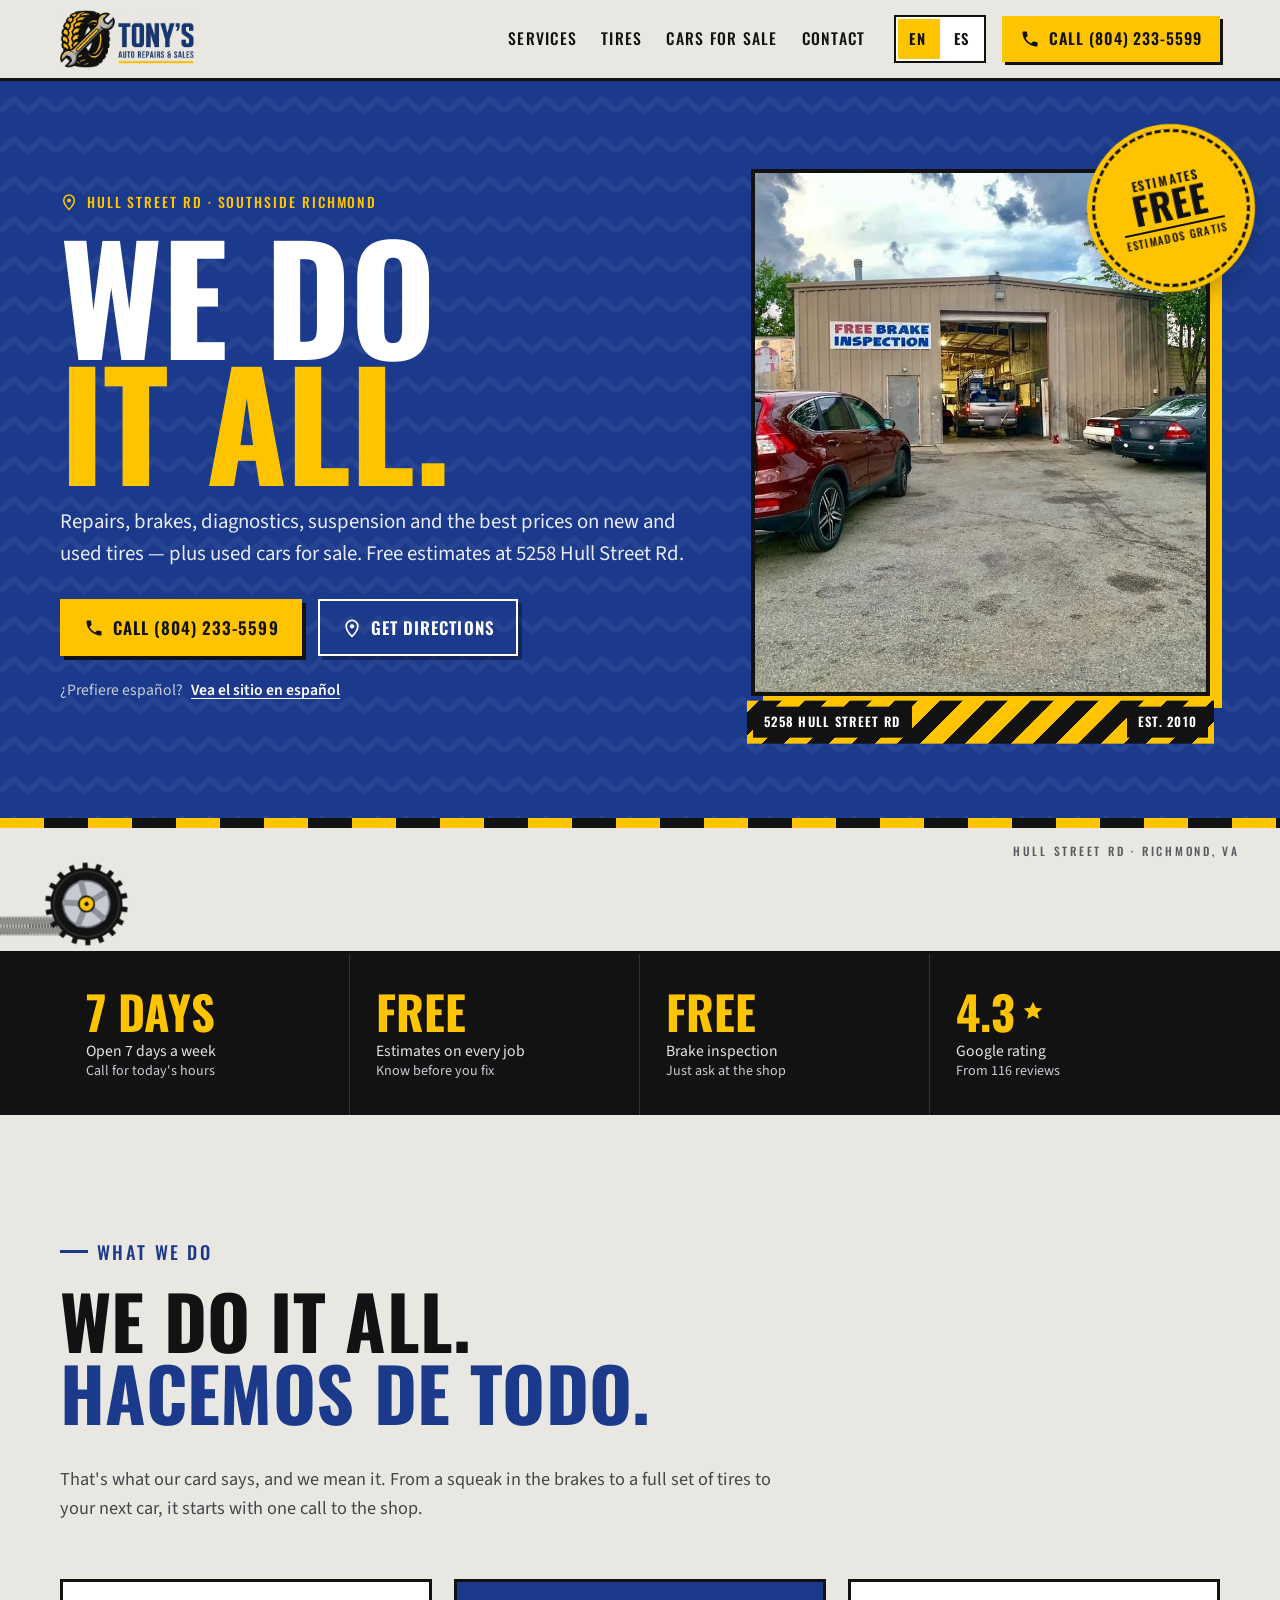
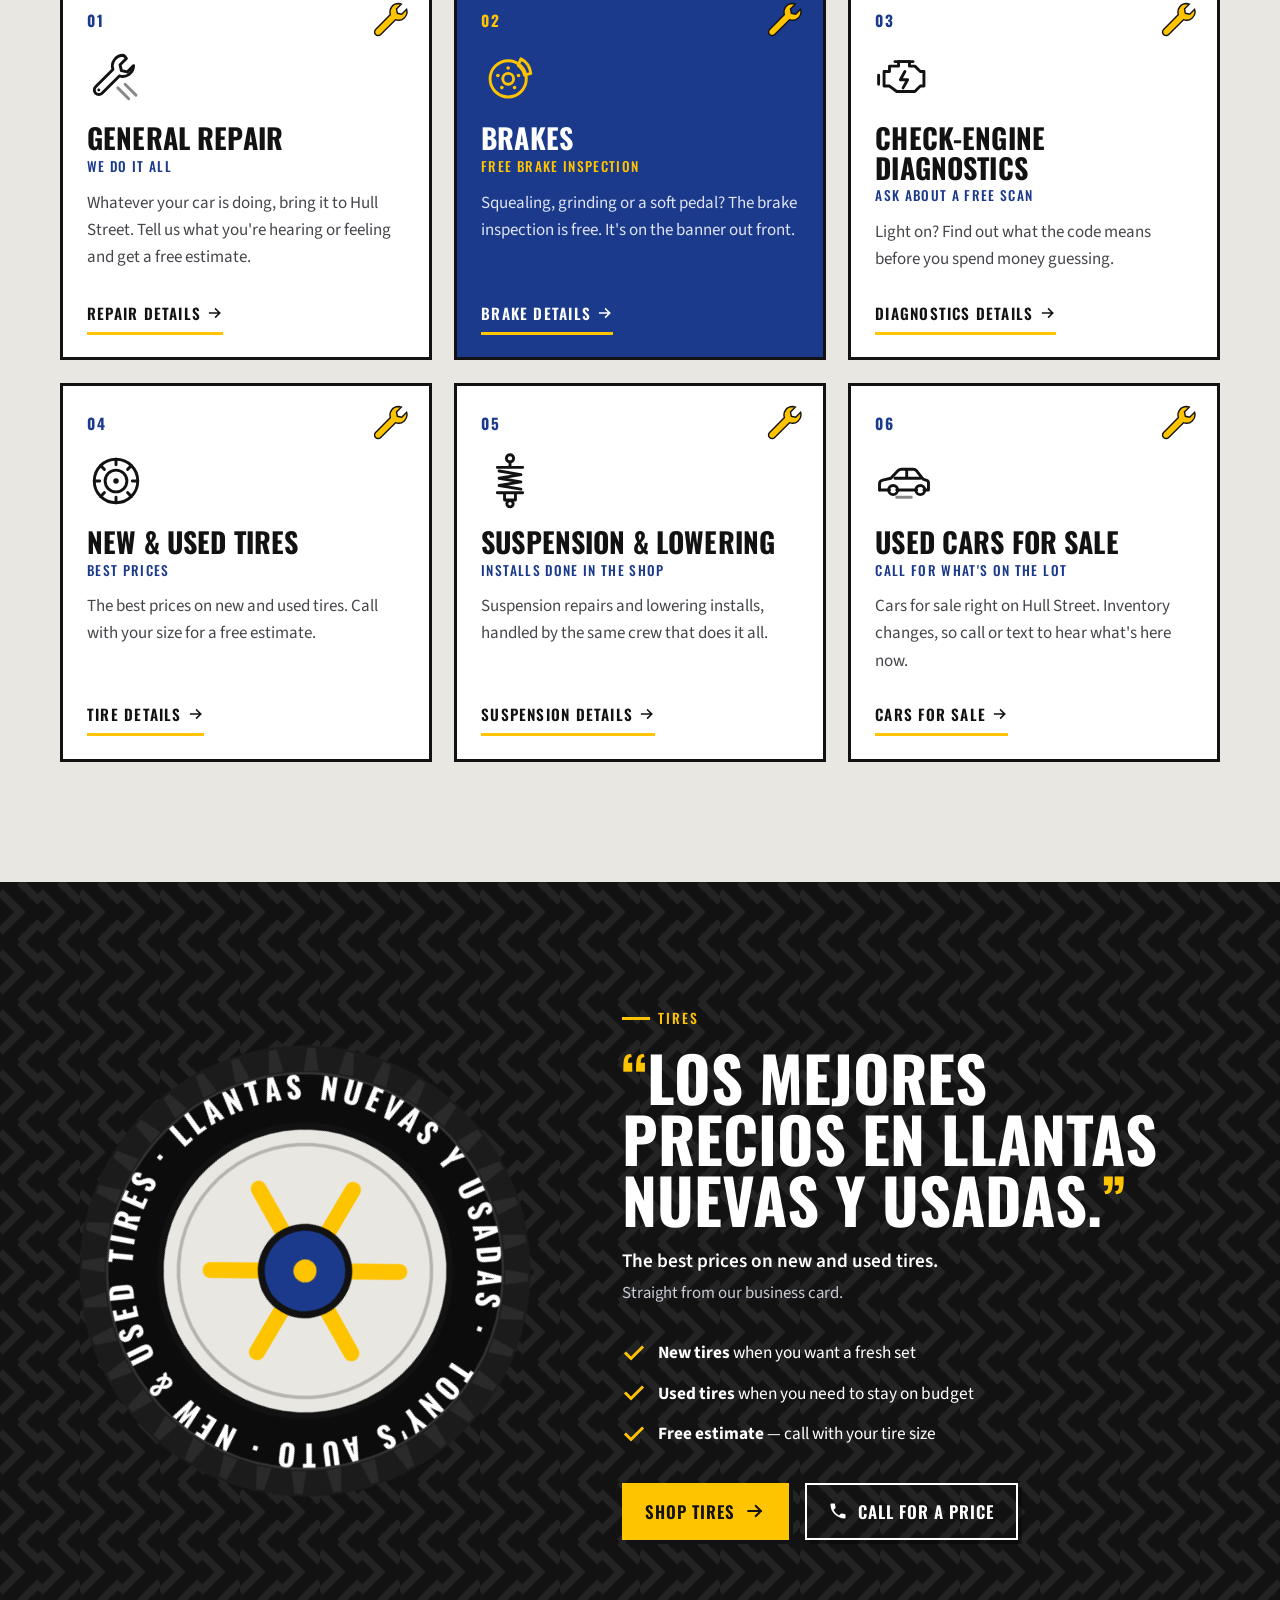
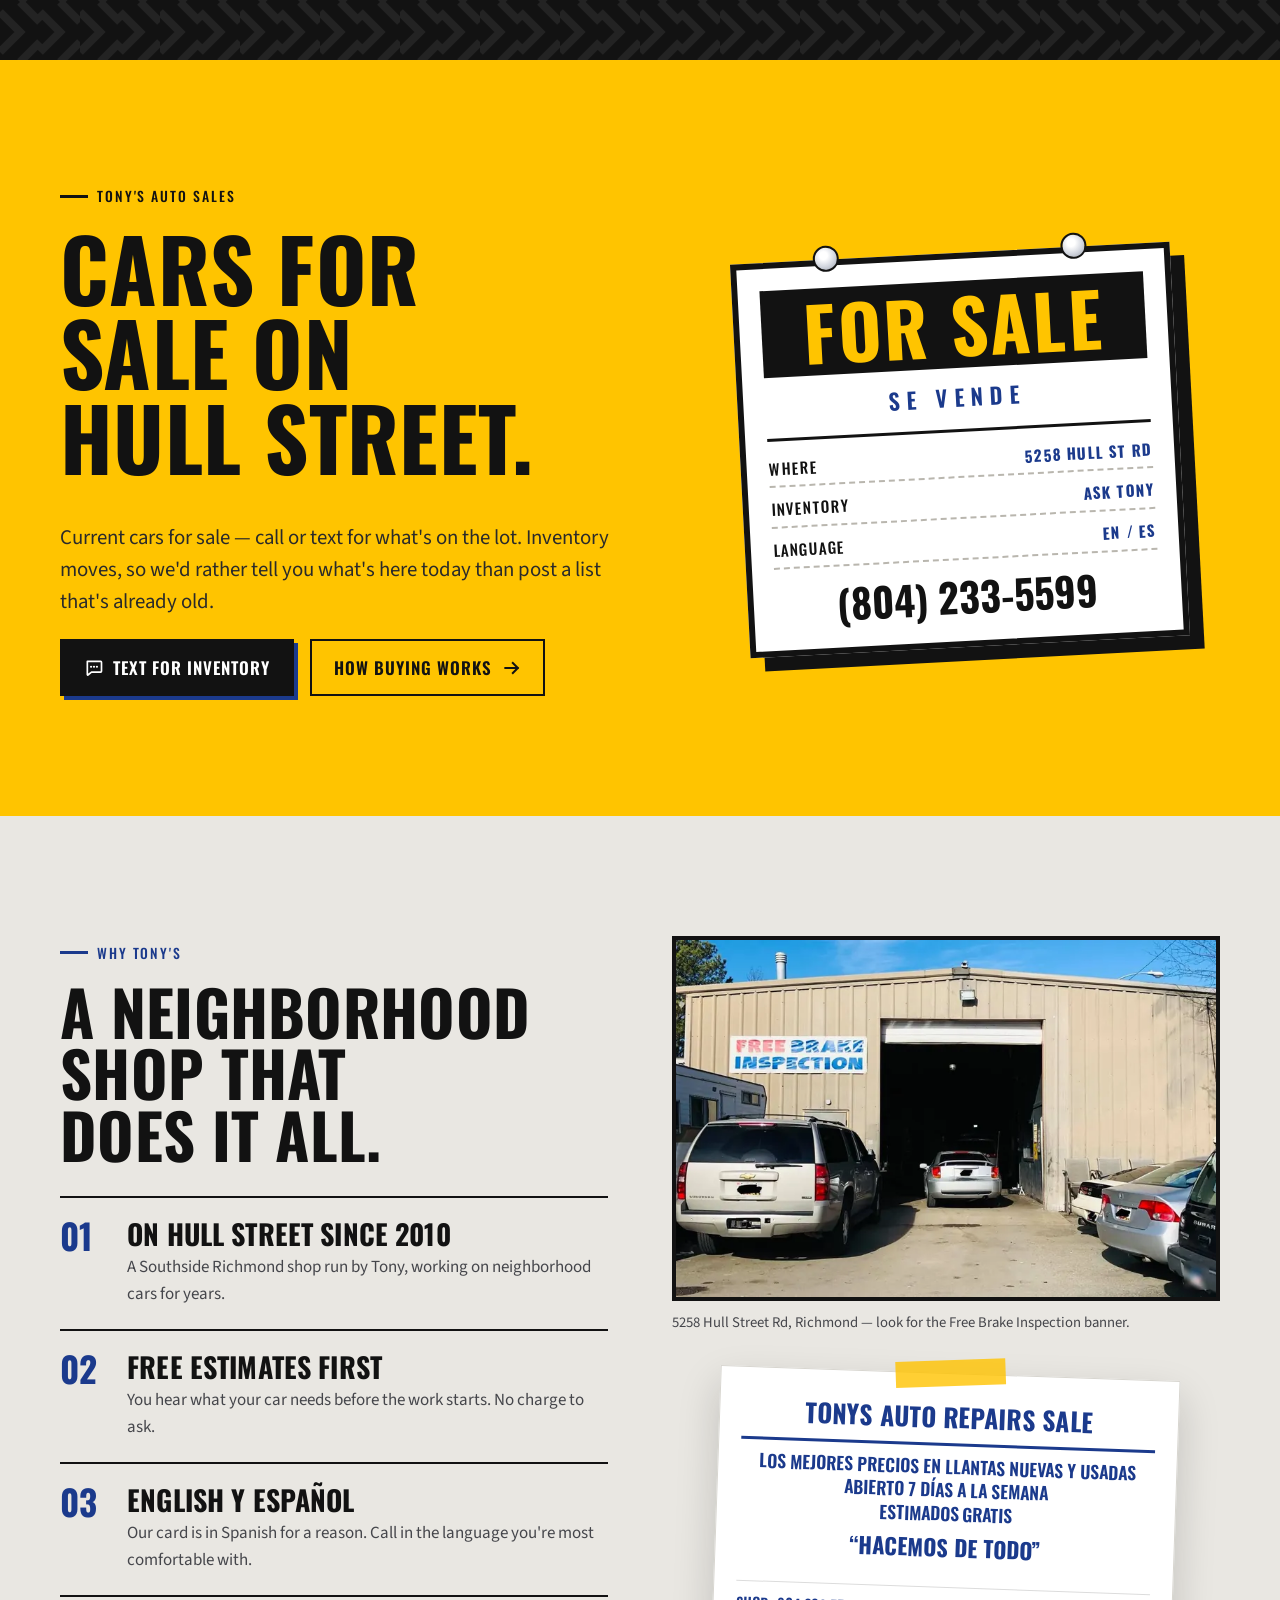
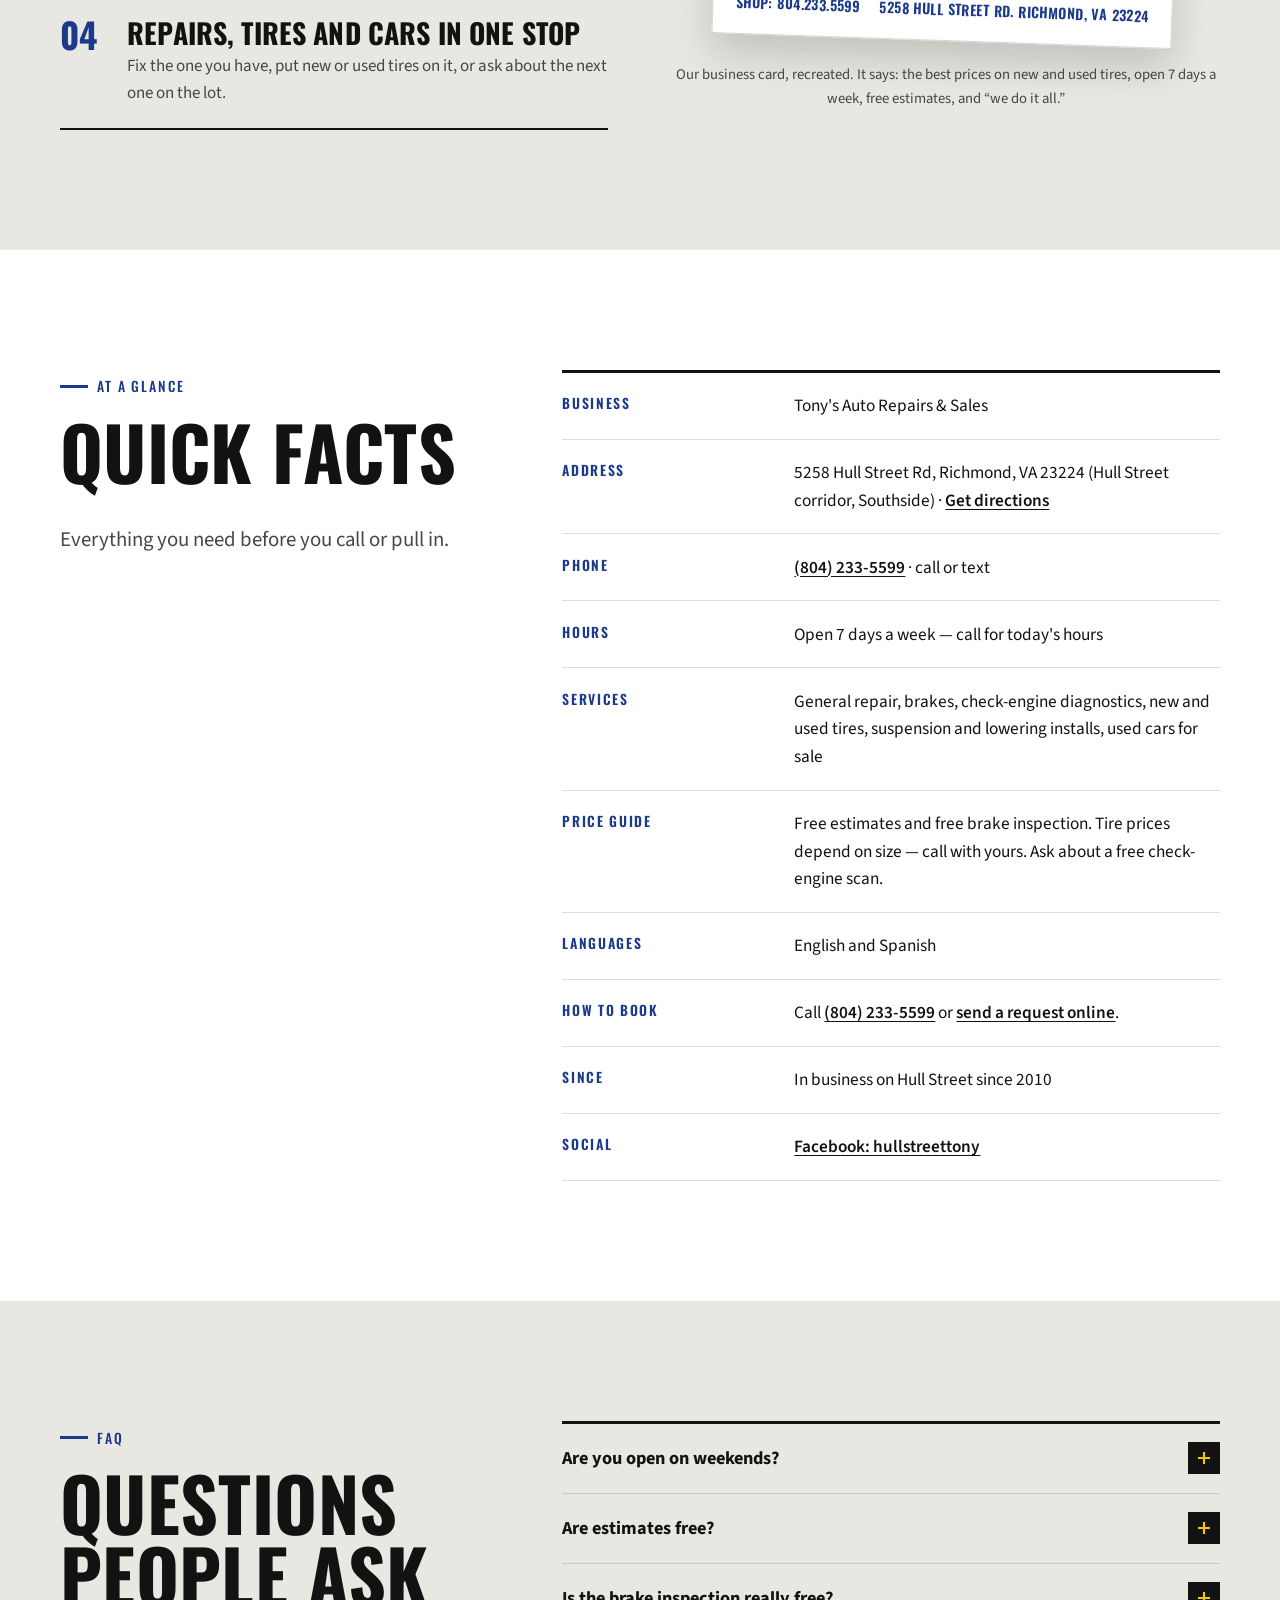
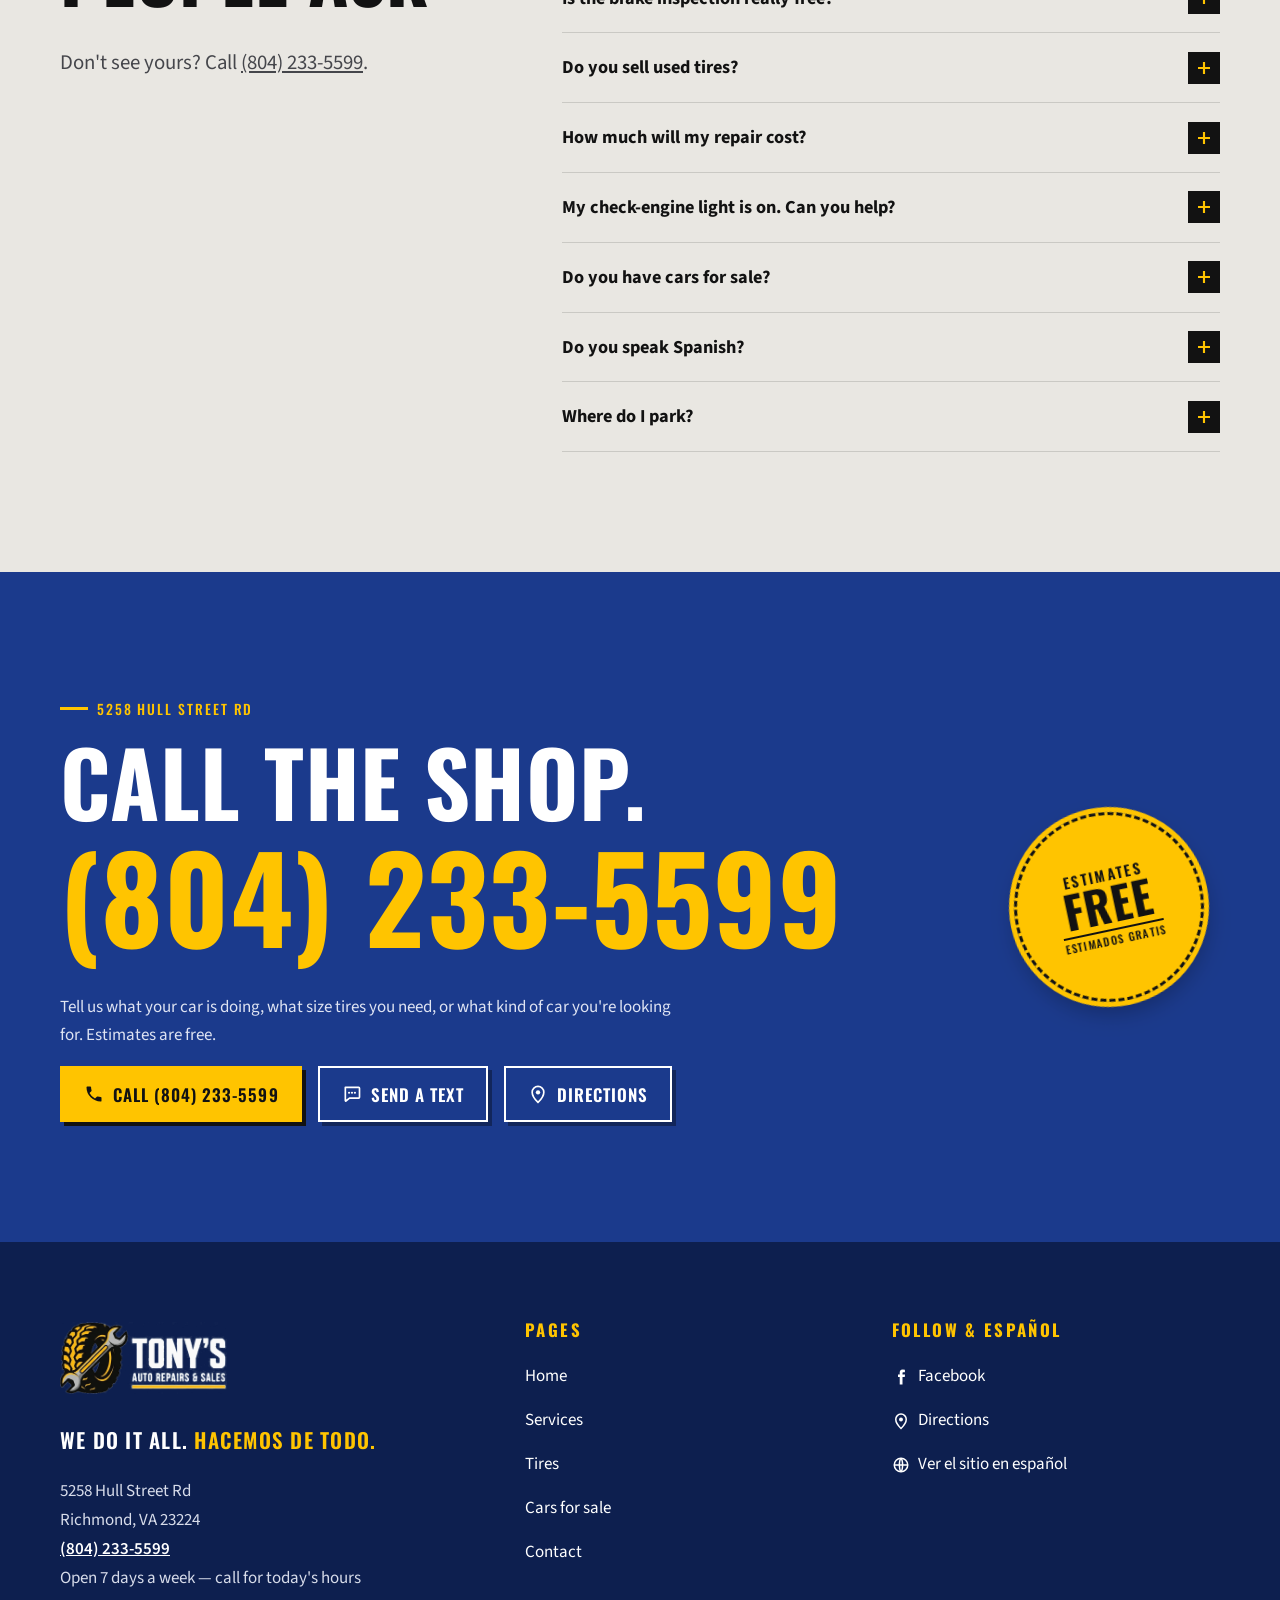
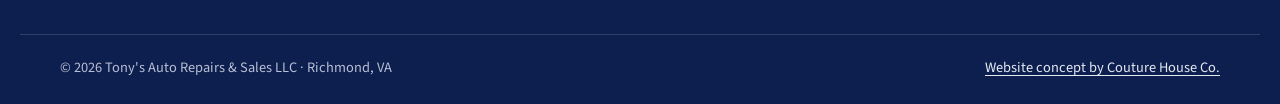
<file: index.html>
<!doctype html>
<html lang="en">
<head>
<meta charset="utf-8">
<meta name="viewport" content="width=device-width, initial-scale=1, viewport-fit=cover">
<title>Tony&#x27;s Auto Repairs &amp; Sales | Auto Repair Richmond, VA</title>
<meta name="description" content="Hull Street auto repair in Richmond, VA: brakes, diagnostics, suspension, new and used tires, used cars. Free estimates. Call (804) 233-5599.">
<link rel="canonical" href="https://tonys-auto-repairs-sales.netlify.app/">
<link rel="alternate" hreflang="en" href="https://tonys-auto-repairs-sales.netlify.app/">
<link rel="alternate" hreflang="es" href="https://tonys-auto-repairs-sales.netlify.app/es/">
<link rel="alternate" hreflang="x-default" href="https://tonys-auto-repairs-sales.netlify.app/">
<meta name="theme-color" content="#1B3A8C">
<meta property="og:type" content="website">
<meta property="og:site_name" content="Tony's Auto Repairs &amp; Sales">
<meta property="og:locale" content="en_US">
<meta property="og:locale:alternate" content="es_US">
<meta property="og:title" content="Tony&#x27;s Auto Repairs &amp; Sales | Auto Repair Richmond, VA">
<meta property="og:description" content="Hull Street auto repair in Richmond, VA: brakes, diagnostics, suspension, new and used tires, used cars. Free estimates. Call (804) 233-5599.">
<meta property="og:url" content="https://tonys-auto-repairs-sales.netlify.app/">
<meta property="og:image" content="https://tonys-auto-repairs-sales.netlify.app/assets/img/share.jpg">
<meta property="og:image:width" content="1200">
<meta property="og:image:height" content="630">
<meta property="og:image:alt" content="Tony's Auto Repairs & Sales shop on Hull Street Rd, Richmond, VA">
<meta name="twitter:card" content="summary_large_image">
<meta name="twitter:title" content="Tony&#x27;s Auto Repairs &amp; Sales | Auto Repair Richmond, VA">
<meta name="twitter:description" content="Hull Street auto repair in Richmond, VA: brakes, diagnostics, suspension, new and used tires, used cars. Free estimates. Call (804) 233-5599.">
<meta name="twitter:image" content="https://tonys-auto-repairs-sales.netlify.app/assets/img/share.jpg">
<link rel="icon" href="assets/img/favicon.svg" type="image/svg+xml">
<link rel="icon" href="assets/img/favicon-32.png" sizes="32x32" type="image/png">
<link rel="apple-touch-icon" href="assets/img/apple-touch-icon.png">
<link rel="manifest" href="site.webmanifest">
<link rel="preload" href="assets/fonts/oswald-latin-wght-normal.woff2" as="font" type="font/woff2" crossorigin>
<link rel="stylesheet" href="assets/css/fonts.css?v=20260930b">
<link rel="stylesheet" href="assets/css/site.css?v=20260930b">
<script>document.documentElement.classList.add('js')</script>
<script src="assets/js/site.js" defer></script>
<script type="application/ld+json">{"@context": "https://schema.org", "@type": "AutoRepair", "@id": "https://tonys-auto-repairs-sales.netlify.app/#business", "additionalType": "https://schema.org/TireShop", "name": "Tony's Auto Repairs & Sales", "legalName": "Tony's Auto Repairs & Sales LLC", "alternateName": ["Tony's Auto Repair", "Tonys Auto Repairs Sale"], "description": "Neighborhood auto repair shop on Hull Street Rd in Southside Richmond, VA: general repair, brakes with free brake inspection, check-engine diagnostics, new and used tires, suspension and lowering installs, and used cars for sale. Free estimates. English and Spanish.", "url": "https://tonys-auto-repairs-sales.netlify.app/", "logo": "https://tonys-auto-repairs-sales.netlify.app/assets/img/tonys-logo.png", "image": ["https://tonys-auto-repairs-sales.netlify.app/assets/img/share.jpg", "https://tonys-auto-repairs-sales.netlify.app/assets/img/shop-front-blue-sky.webp", "https://tonys-auto-repairs-sales.netlify.app/assets/img/shop-bay-open-hull-street.webp"], "telephone": "+1-804-233-5599", "address": {"@type": "PostalAddress", "streetAddress": "5258 Hull Street Rd", "addressLocality": "Richmond", "addressRegion": "VA", "postalCode": "23224", "addressCountry": "US"}, "hasMap": "https://www.google.com/maps/search/?api=1&query=5258+Hull+Street+Rd%2C+Richmond%2C+VA+23224", "areaServed": [{"@type": "City", "name": "Richmond, VA"}, {"@type": "Place", "name": "Southside Richmond"}], "openingHoursSpecification": [{"@type": "OpeningHoursSpecification", "dayOfWeek": ["Monday", "Tuesday", "Wednesday", "Thursday", "Friday", "Saturday"], "opens": "08:00", "closes": "18:00"}], "foundingDate": "2010", "knowsLanguage": ["en", "es"], "sameAs": ["https://www.facebook.com/hullstreettony/"], "contactPoint": {"@type": "ContactPoint", "telephone": "+1-804-233-5599", "contactType": "customer service", "availableLanguage": ["English", "Spanish"]}, "hasOfferCatalog": {"@type": "OfferCatalog", "name": "Services", "itemListElement": [{"@type": "Offer", "itemOffered": {"@type": "Service", "name": "General auto repair", "description": "We do it all: tell us what your car is doing and get a free estimate."}}, {"@type": "Offer", "itemOffered": {"@type": "Service", "name": "Brake service and free brake inspection", "description": "Free brake inspection; brake repair when you need it."}}, {"@type": "Offer", "itemOffered": {"@type": "Service", "name": "Check-engine light diagnostics", "description": "Diagnostics to find out why the check-engine light is on. Ask about a free check-engine scan."}}, {"@type": "Offer", "itemOffered": {"@type": "Service", "name": "New and used tires", "description": "The best prices on new and used tires. Free estimates."}}, {"@type": "Offer", "itemOffered": {"@type": "Service", "name": "Suspension repair and lowering installs", "description": "Suspension work and lowering installs."}}, {"@type": "Offer", "itemOffered": {"@type": "Service", "name": "Used cars for sale", "description": "Used cars for sale on the lot. Call or text for current inventory."}}]}, "aggregateRating": {"@type": "AggregateRating", "ratingValue": "4.3", "reviewCount": "116", "bestRating": "5"}}</script>
<script type="application/ld+json">{"@context": "https://schema.org", "@type": "WebSite", "@id": "https://tonys-auto-repairs-sales.netlify.app/#website", "name": "Tony's Auto Repairs & Sales", "url": "https://tonys-auto-repairs-sales.netlify.app/", "inLanguage": "en-US", "publisher": {"@id": "https://tonys-auto-repairs-sales.netlify.app/#business"}}</script>
<script type="application/ld+json">{"@context": "https://schema.org", "@type": "FAQPage", "mainEntity": [{"@type": "Question", "name": "Are you open on weekends?", "acceptedAnswer": {"@type": "Answer", "text": "Our card says we're open 7 days a week. Hours can change day to day, so call (804) 233-5599 to check today's hours before you come by."}}, {"@type": "Question", "name": "Are estimates free?", "acceptedAnswer": {"@type": "Answer", "text": "Yes. Estimates are free, so you know what your car needs before any work starts."}}, {"@type": "Question", "name": "Is the brake inspection really free?", "acceptedAnswer": {"@type": "Answer", "text": "Yes. Free brake inspection, just like the banner on the front of the shop says."}}, {"@type": "Question", "name": "Do you sell used tires?", "acceptedAnswer": {"@type": "Answer", "text": "Yes, we sell both new and used tires. Call with your tire size (it's printed on the sidewall) and ask for a price."}}, {"@type": "Question", "name": "How much will my repair cost?", "acceptedAnswer": {"@type": "Answer", "text": "Every car is different, so we start with a free estimate. Call (804) 233-5599 or stop by 5258 Hull Street Rd."}}, {"@type": "Question", "name": "My check-engine light is on. Can you help?", "acceptedAnswer": {"@type": "Answer", "text": "Yes. We do diagnostics to find out why the light is on. Ask about a free check-engine scan when you call."}}, {"@type": "Question", "name": "Do you have cars for sale?", "acceptedAnswer": {"@type": "Answer", "text": "Yes. What's on the lot changes, so call or text (804) 233-5599 for current inventory."}}, {"@type": "Question", "name": "Do you speak Spanish?", "acceptedAnswer": {"@type": "Answer", "text": "Yes. Our business card is in Spanish and this whole website is available in Spanish."}}, {"@type": "Question", "name": "Where do I park?", "acceptedAnswer": {"@type": "Answer", "text": "There's a lot right in front of the shop at 5258 Hull Street Rd, on the Hull Street corridor in Southside Richmond."}}]}</script>
</head>
<body>
<a class="skip-link" href="#main">Skip to content</a>
<header class="site-header">
  <div class="wrap header-inner">
    <a class="brand" href="index.html" aria-label="Tony's Auto Repairs & Sales home"><img src="assets/img/tonys-logo.webp" width="720" height="310" alt="Tony's Auto Repairs & Sales"></a>
    <nav aria-label="Main menu"><ul class="nav-list"><li><a href="services.html">Services</a></li><li><a href="tires.html">Tires</a></li><li><a href="cars.html">Cars for sale</a></li><li><a href="contact.html">Contact</a></li></ul></nav>
    <div class="lang-toggle" role="group" aria-label="Language" data-current="en"><span aria-current="true" lang="en">EN</span><a href="es/index.html" hreflang="es" lang="es" aria-label="Ver esta página en español">ES</a></div>
    <a class="btn header-call" href="tel:+18042335599"><svg viewBox="0 0 24 24" aria-hidden="true" focusable="false"><path d="M6.6 10.8a15.1 15.1 0 0 0 6.6 6.6l2.2-2.2a1 1 0 0 1 1-.25 11.4 11.4 0 0 0 3.6.57 1 1 0 0 1 1 1V20a1 1 0 0 1-1 1A17 17 0 0 1 3 4a1 1 0 0 1 1-1h3.5a1 1 0 0 1 1 1c0 1.25.2 2.45.57 3.6a1 1 0 0 1-.25 1z" fill="currentColor"/></svg>Call (804) 233-5599</a>
    <button class="menu-btn" type="button" aria-expanded="false" aria-controls="mobile-nav" aria-label="Open menu" data-label-open="Open menu" data-label-close="Close menu"><svg class="i-open" viewBox="0 0 24 24" aria-hidden="true" focusable="false"><path d="M3 6h18M3 12h18M3 18h18" stroke="currentColor" stroke-width="2.4"/></svg><svg class="i-close" viewBox="0 0 24 24" aria-hidden="true" focusable="false"><path d="M5 5l14 14M19 5L5 19" stroke="currentColor" stroke-width="2.4"/></svg></button>
  </div>
</header>
<div class="mobile-nav" id="mobile-nav" hidden>
  <nav aria-label="Main menu"><ul><li><a href="index.html" aria-current="page">Home<svg viewBox="0 0 24 24" aria-hidden="true" focusable="false"><path d="M4 12h15M13 6l6 6-6 6" fill="none" stroke="currentColor" stroke-width="2.4" stroke-linecap="square"/></svg></a></li><li><a href="services.html">Services<svg viewBox="0 0 24 24" aria-hidden="true" focusable="false"><path d="M4 12h15M13 6l6 6-6 6" fill="none" stroke="currentColor" stroke-width="2.4" stroke-linecap="square"/></svg></a></li><li><a href="tires.html">Tires<svg viewBox="0 0 24 24" aria-hidden="true" focusable="false"><path d="M4 12h15M13 6l6 6-6 6" fill="none" stroke="currentColor" stroke-width="2.4" stroke-linecap="square"/></svg></a></li><li><a href="cars.html">Cars for sale<svg viewBox="0 0 24 24" aria-hidden="true" focusable="false"><path d="M4 12h15M13 6l6 6-6 6" fill="none" stroke="currentColor" stroke-width="2.4" stroke-linecap="square"/></svg></a></li><li><a href="contact.html">Contact<svg viewBox="0 0 24 24" aria-hidden="true" focusable="false"><path d="M4 12h15M13 6l6 6-6 6" fill="none" stroke="currentColor" stroke-width="2.4" stroke-linecap="square"/></svg></a></li></ul></nav>
  <a class="btn" href="tel:+18042335599"><svg viewBox="0 0 24 24" aria-hidden="true" focusable="false"><path d="M6.6 10.8a15.1 15.1 0 0 0 6.6 6.6l2.2-2.2a1 1 0 0 1 1-.25 11.4 11.4 0 0 0 3.6.57 1 1 0 0 1 1 1V20a1 1 0 0 1-1 1A17 17 0 0 1 3 4a1 1 0 0 1 1-1h3.5a1 1 0 0 1 1 1c0 1.25.2 2.45.57 3.6a1 1 0 0 1-.25 1z" fill="currentColor"/></svg>Call (804) 233-5599</a>
  <p class="mn-meta">5258 Hull Street Rd, Richmond, VA 23224<br>Open 7 days a week &mdash; call for today's hours</p>
</div>
<main id="main">
<section class="hero">
  <div class="wrap hero-inner">
    <div>
      <p class="eyebrow no-rule"><svg viewBox="0 0 24 24" aria-hidden="true" focusable="false"><path d="M12 22s7-6.6 7-12.2A7 7 0 0 0 5 9.8C5 15.4 12 22 12 22z" fill="none" stroke="currentColor" stroke-width="2"/><circle cx="12" cy="10" r="2.6" fill="currentColor"/></svg>Hull Street Rd &middot; Southside Richmond</p>
      <h1>We do<span class="hl">it all.</span></h1>
      <p class="lead">Repairs, brakes, diagnostics, suspension and the best prices on new and used tires &mdash; plus used cars for sale. Free estimates at 5258 Hull Street Rd.</p>
      <div class="btn-row">
        <a class="btn" href="tel:+18042335599"><svg viewBox="0 0 24 24" aria-hidden="true" focusable="false"><path d="M6.6 10.8a15.1 15.1 0 0 0 6.6 6.6l2.2-2.2a1 1 0 0 1 1-.25 11.4 11.4 0 0 0 3.6.57 1 1 0 0 1 1 1V20a1 1 0 0 1-1 1A17 17 0 0 1 3 4a1 1 0 0 1 1-1h3.5a1 1 0 0 1 1 1c0 1.25.2 2.45.57 3.6a1 1 0 0 1-.25 1z" fill="currentColor"/></svg>Call (804) 233-5599</a>
        <a class="btn btn--ghost-light" href="https://www.google.com/maps/search/?api=1&query=5258+Hull+Street+Rd%2C+Richmond%2C+VA+23224" rel="noopener" target="_blank"><svg viewBox="0 0 24 24" aria-hidden="true" focusable="false"><path d="M12 22s7-6.6 7-12.2A7 7 0 0 0 5 9.8C5 15.4 12 22 12 22z" fill="none" stroke="currentColor" stroke-width="2"/><circle cx="12" cy="10" r="2.6" fill="currentColor"/></svg>Get directions</a>
      </div>
      <p class="hero-note"><span lang="es">¿Prefiere español?</span> <a href="es/index.html" hreflang="es" lang="es">Vea el sitio en español</a></p>
    </div>
    <figure class="hero-photo" style="margin:0 .6rem 2.8rem 0">
      <div class="frame"><img src="assets/img/shop-bay-open-hull-street.webp" width="810" height="960" alt="Tony&#x27;s Auto Repairs shop on Hull Street Rd with the bay door open, a pickup on the lift and a Free Brake Inspection banner" fetchpriority="high" decoding="async"></div>
      <div class="stamp " data-stamp aria-hidden="true"><span><small>Estimates</small><b>Free</b><i>Estimados gratis</i></span></div>
      <figcaption class="plate"><span>5258 Hull Street Rd</span><span>Est. 2010</span></figcaption>
    </figure>
  </div>
</section>
<div class="road" aria-hidden="true"><span class="road-label">Hull Street Rd &middot; Richmond, VA</span><div class="tread"></div><div class="tire"><svg viewBox="0 0 100 100" aria-hidden="true" focusable="false"><rect x="47" y="2" width="6" height="9" fill="#121212" transform="rotate(0 50 50)"/><rect x="47" y="2" width="6" height="9" fill="#121212" transform="rotate(20 50 50)"/><rect x="47" y="2" width="6" height="9" fill="#121212" transform="rotate(40 50 50)"/><rect x="47" y="2" width="6" height="9" fill="#121212" transform="rotate(60 50 50)"/><rect x="47" y="2" width="6" height="9" fill="#121212" transform="rotate(80 50 50)"/><rect x="47" y="2" width="6" height="9" fill="#121212" transform="rotate(100 50 50)"/><rect x="47" y="2" width="6" height="9" fill="#121212" transform="rotate(120 50 50)"/><rect x="47" y="2" width="6" height="9" fill="#121212" transform="rotate(140 50 50)"/><rect x="47" y="2" width="6" height="9" fill="#121212" transform="rotate(160 50 50)"/><rect x="47" y="2" width="6" height="9" fill="#121212" transform="rotate(180 50 50)"/><rect x="47" y="2" width="6" height="9" fill="#121212" transform="rotate(200 50 50)"/><rect x="47" y="2" width="6" height="9" fill="#121212" transform="rotate(220 50 50)"/><rect x="47" y="2" width="6" height="9" fill="#121212" transform="rotate(240 50 50)"/><rect x="47" y="2" width="6" height="9" fill="#121212" transform="rotate(260 50 50)"/><rect x="47" y="2" width="6" height="9" fill="#121212" transform="rotate(280 50 50)"/><rect x="47" y="2" width="6" height="9" fill="#121212" transform="rotate(300 50 50)"/><rect x="47" y="2" width="6" height="9" fill="#121212" transform="rotate(320 50 50)"/><rect x="47" y="2" width="6" height="9" fill="#121212" transform="rotate(340 50 50)"/><circle cx="50" cy="50" r="42" fill="#121212"/><circle cx="50" cy="50" r="38" fill="none" stroke="#2c2c2c" stroke-width="2"/><circle cx="50" cy="50" r="27" fill="#c7cad1"/><circle cx="50" cy="50" r="27" fill="none" stroke="#6b707b" stroke-width="2"/><path d="M50 50 L50 25" stroke="#8c919c" stroke-width="7" stroke-linecap="round" transform="rotate(0 50 50)"/><path d="M50 50 L50 25" stroke="#8c919c" stroke-width="7" stroke-linecap="round" transform="rotate(72 50 50)"/><path d="M50 50 L50 25" stroke="#8c919c" stroke-width="7" stroke-linecap="round" transform="rotate(144 50 50)"/><path d="M50 50 L50 25" stroke="#8c919c" stroke-width="7" stroke-linecap="round" transform="rotate(216 50 50)"/><path d="M50 50 L50 25" stroke="#8c919c" stroke-width="7" stroke-linecap="round" transform="rotate(288 50 50)"/><circle cx="50" cy="50" r="9" fill="#FFC400" stroke="#121212" stroke-width="2"/><circle cx="50" cy="50" r="2.5" fill="#121212"/></svg></div></div>
<section class="trust" aria-label="Why drivers call Tony's">
  <div class="wrap"><ul>
    <li class="reveal"><span class="big">7 days</span><span class="small">Open 7 days a week<em>Call for today's hours</em></span></li>
    <li class="reveal reveal-d1"><span class="big">Free</span><span class="small">Estimates on every job<em>Know before you fix</em></span></li>
    <li class="reveal reveal-d2"><span class="big">Free</span><span class="small">Brake inspection<em>Just ask at the shop</em></span></li>
    <li class="reveal reveal-d3"><span class="big">4.3<svg viewBox="0 0 24 24" aria-hidden="true" focusable="false"><path d="M12 2.8l2.8 6 6.5.6-4.9 4.3 1.5 6.4L12 16.8l-5.9 3.3 1.5-6.4-4.9-4.3 6.5-.6z" fill="currentColor"/></svg></span><span class="small">Google rating<em>From 116 reviews</em></span></li>
  </ul></div>
</section>

<section class="section" aria-labelledby="svc-h">
  <div class="wrap">
    <div class="section-head reveal">
      <p class="eyebrow blue">What we do</p>
      <h2 id="svc-h" class="h-split">We do it all.<span class="es" lang="es">Hacemos de todo.</span></h2>
      <p>That's what our card says, and we mean it. From a squeak in the brakes to a full set of tires to your next car, it starts with one call to the shop.</p>
    </div>
    <ul class="svc-grid"><li class="svc"><svg class="svc-wrench" viewBox="0 0 40 40" aria-hidden="true" focusable="false"><path fill="currentColor" d="M27.5 3.5a8.5 8.5 0 0 0-8.1 11.1L4.6 29.4a3.6 3.6 0 0 0 5.1 5.1l14.8-14.8A8.5 8.5 0 0 0 35.6 9.3l-4.9 4.9-4.3-.9-.9-4.3 4.9-4.9a8.5 8.5 0 0 0-2.9-.6z"/></svg><span class="svc-num">01</span><svg class="svc-icon" viewBox="0 0 64 64" aria-hidden="true" focusable="false"><path fill="none" stroke="currentColor" stroke-width="3.2" stroke-linejoin="round" stroke-linecap="round" d="M40 8a12 12 0 0 0-11.4 15.7L9.5 42.8a5 5 0 0 0 7.1 7.1l19.1-19.1A12 12 0 0 0 51.4 19.4l-7 7-6.5-1.4-1.4-6.5 7-7A12 12 0 0 0 40 8z"/><circle cx="13" cy="46.4" r="1.6" fill="currentColor"/><path fill="none" stroke="currentColor" stroke-width="3.2" stroke-linejoin="round" stroke-linecap="round" d="M34 44l12 12M42 40l12 12" opacity=".5"/></svg><h3>General repair</h3><p class="tag">We do it all</p><p>Whatever your car is doing, bring it to Hull Street. Tell us what you're hearing or feeling and get a free estimate.</p><a class="text-link" href="services.html#repair">Repair details<svg viewBox="0 0 24 24" aria-hidden="true" focusable="false"><path d="M4 12h15M13 6l6 6-6 6" fill="none" stroke="currentColor" stroke-width="2.4" stroke-linecap="square"/></svg></a></li><li class="svc svc--feature"><svg class="svc-wrench" viewBox="0 0 40 40" aria-hidden="true" focusable="false"><path fill="currentColor" d="M27.5 3.5a8.5 8.5 0 0 0-8.1 11.1L4.6 29.4a3.6 3.6 0 0 0 5.1 5.1l14.8-14.8A8.5 8.5 0 0 0 35.6 9.3l-4.9 4.9-4.3-.9-.9-4.3 4.9-4.9a8.5 8.5 0 0 0-2.9-.6z"/></svg><span class="svc-num">02</span><svg class="svc-icon" viewBox="0 0 64 64" aria-hidden="true" focusable="false"><circle fill="none" stroke="currentColor" stroke-width="3.2" stroke-linejoin="round" stroke-linecap="round" cx="30" cy="34" r="20"/><circle fill="none" stroke="currentColor" stroke-width="3.2" stroke-linejoin="round" stroke-linecap="round" cx="30" cy="34" r="6"/><circle cx="30" cy="22" r="2" fill="currentColor"/><circle cx="41.4" cy="30.3" r="2" fill="currentColor"/><circle cx="37" cy="43.7" r="2" fill="currentColor"/><circle cx="23" cy="43.7" r="2" fill="currentColor"/><circle cx="18.6" cy="30.3" r="2" fill="currentColor"/><path fill="none" stroke="currentColor" stroke-width="3.2" stroke-linejoin="round" stroke-linecap="round" d="M44 12c6 3 10 9 11 16l-7 2c-1-5-3-8-7-11z"/></svg><h3>Brakes</h3><p class="tag">Free brake inspection</p><p>Squealing, grinding or a soft pedal? The brake inspection is free. It's on the banner out front.</p><a class="text-link" href="services.html#brakes">Brake details<svg viewBox="0 0 24 24" aria-hidden="true" focusable="false"><path d="M4 12h15M13 6l6 6-6 6" fill="none" stroke="currentColor" stroke-width="2.4" stroke-linecap="square"/></svg></a></li><li class="svc"><svg class="svc-wrench" viewBox="0 0 40 40" aria-hidden="true" focusable="false"><path fill="currentColor" d="M27.5 3.5a8.5 8.5 0 0 0-8.1 11.1L4.6 29.4a3.6 3.6 0 0 0 5.1 5.1l14.8-14.8A8.5 8.5 0 0 0 35.6 9.3l-4.9 4.9-4.3-.9-.9-4.3 4.9-4.9a8.5 8.5 0 0 0-2.9-.6z"/></svg><span class="svc-num">03</span><svg class="svc-icon" viewBox="0 0 64 64" aria-hidden="true" focusable="false"><path fill="none" stroke="currentColor" stroke-width="3.2" stroke-linejoin="round" stroke-linecap="round" d="M10 26h6v-6h10v-5h12v5h6l6 6h4v16h-4l-6 6H24l-8-6h-6z"/><path fill="none" stroke="currentColor" stroke-width="3.2" stroke-linejoin="round" stroke-linecap="round" d="M4 30v10M22 15h20"/><path fill="none" stroke="currentColor" stroke-width="3.2" stroke-linejoin="round" stroke-linecap="round" d="M33 26l-5 9h8l-5 9"/></svg><h3>Check-engine diagnostics</h3><p class="tag">Ask about a free scan</p><p>Light on? Find out what the code means before you spend money guessing.</p><a class="text-link" href="services.html#diagnostics">Diagnostics details<svg viewBox="0 0 24 24" aria-hidden="true" focusable="false"><path d="M4 12h15M13 6l6 6-6 6" fill="none" stroke="currentColor" stroke-width="2.4" stroke-linecap="square"/></svg></a></li><li class="svc"><svg class="svc-wrench" viewBox="0 0 40 40" aria-hidden="true" focusable="false"><path fill="currentColor" d="M27.5 3.5a8.5 8.5 0 0 0-8.1 11.1L4.6 29.4a3.6 3.6 0 0 0 5.1 5.1l14.8-14.8A8.5 8.5 0 0 0 35.6 9.3l-4.9 4.9-4.3-.9-.9-4.3 4.9-4.9a8.5 8.5 0 0 0-2.9-.6z"/></svg><span class="svc-num">04</span><svg class="svc-icon" viewBox="0 0 64 64" aria-hidden="true" focusable="false"><circle fill="none" stroke="currentColor" stroke-width="3.2" stroke-linejoin="round" stroke-linecap="round" cx="32" cy="32" r="24"/><circle fill="none" stroke="currentColor" stroke-width="3.2" stroke-linejoin="round" stroke-linecap="round" cx="32" cy="32" r="12"/><circle cx="32" cy="32" r="3" fill="currentColor"/><path fill="none" stroke="currentColor" stroke-width="3.2" stroke-linejoin="round" stroke-linecap="round" d="M32 8v6M32 50v6M8 32h6M50 32h6M15 15l4.2 4.2M44.8 44.8L49 49M49 15l-4.2 4.2M19.2 44.8L15 49"/></svg><h3>New &amp; used tires</h3><p class="tag">Best prices</p><p>The best prices on new and used tires. Call with your size for a free estimate.</p><a class="text-link" href="tires.html">Tire details<svg viewBox="0 0 24 24" aria-hidden="true" focusable="false"><path d="M4 12h15M13 6l6 6-6 6" fill="none" stroke="currentColor" stroke-width="2.4" stroke-linecap="square"/></svg></a></li><li class="svc"><svg class="svc-wrench" viewBox="0 0 40 40" aria-hidden="true" focusable="false"><path fill="currentColor" d="M27.5 3.5a8.5 8.5 0 0 0-8.1 11.1L4.6 29.4a3.6 3.6 0 0 0 5.1 5.1l14.8-14.8A8.5 8.5 0 0 0 35.6 9.3l-4.9 4.9-4.3-.9-.9-4.3 4.9-4.9a8.5 8.5 0 0 0-2.9-.6z"/></svg><span class="svc-num">05</span><svg class="svc-icon" viewBox="0 0 64 64" aria-hidden="true" focusable="false"><circle fill="none" stroke="currentColor" stroke-width="3.2" stroke-linejoin="round" stroke-linecap="round" cx="32" cy="7" r="4"/><path fill="none" stroke="currentColor" stroke-width="3.2" stroke-linejoin="round" stroke-linecap="round" d="M32 11v6M18 17h28"/><path fill="none" stroke="currentColor" stroke-width="3.2" stroke-linejoin="round" stroke-linecap="round" d="M20 21l24 4M44 25l-24 4M20 29l24 4M44 33l-24 4M20 37l24 4"/><path fill="none" stroke="currentColor" stroke-width="3.2" stroke-linejoin="round" stroke-linecap="round" d="M18 45h28M26 45v8h12v-8"/><circle fill="none" stroke="currentColor" stroke-width="3.2" stroke-linejoin="round" stroke-linecap="round" cx="32" cy="57" r="3.5"/></svg><h3>Suspension &amp; lowering</h3><p class="tag">Installs done in the shop</p><p>Suspension repairs and lowering installs, handled by the same crew that does it all.</p><a class="text-link" href="services.html#suspension">Suspension details<svg viewBox="0 0 24 24" aria-hidden="true" focusable="false"><path d="M4 12h15M13 6l6 6-6 6" fill="none" stroke="currentColor" stroke-width="2.4" stroke-linecap="square"/></svg></a></li><li class="svc"><svg class="svc-wrench" viewBox="0 0 40 40" aria-hidden="true" focusable="false"><path fill="currentColor" d="M27.5 3.5a8.5 8.5 0 0 0-8.1 11.1L4.6 29.4a3.6 3.6 0 0 0 5.1 5.1l14.8-14.8A8.5 8.5 0 0 0 35.6 9.3l-4.9 4.9-4.3-.9-.9-4.3 4.9-4.9a8.5 8.5 0 0 0-2.9-.6z"/></svg><span class="svc-num">06</span><svg class="svc-icon" viewBox="0 0 64 64" aria-hidden="true" focusable="false"><path fill="none" stroke="currentColor" stroke-width="3.2" stroke-linejoin="round" stroke-linecap="round" d="M5 42v-7c0-2 1.5-3.5 3.5-4l9-2 8-8.5c1-1 2.3-1.5 3.7-1.5h13c1.5 0 2.8.7 3.7 1.8L53 30l4 1.2c1.3.4 2 1.5 2 2.8V42h-5"/><path fill="none" stroke="currentColor" stroke-width="3.2" stroke-linejoin="round" stroke-linecap="round" d="M16 42h-11M24 42h22"/><circle fill="none" stroke="currentColor" stroke-width="3.2" stroke-linejoin="round" stroke-linecap="round" cx="20" cy="42" r="5"/><circle fill="none" stroke="currentColor" stroke-width="3.2" stroke-linejoin="round" stroke-linecap="round" cx="50" cy="42" r="5"/><path fill="none" stroke="currentColor" stroke-width="3.2" stroke-linejoin="round" stroke-linecap="round" d="M22 29h28M35 20v9"/><path fill="none" stroke="currentColor" stroke-width="3.2" stroke-linejoin="round" stroke-linecap="round" d="M24 50h16" opacity=".5"/></svg><h3>Used cars for sale</h3><p class="tag">Call for what's on the lot</p><p>Cars for sale right on Hull Street. Inventory changes, so call or text to hear what's here now.</p><a class="text-link" href="cars.html">Cars for sale<svg viewBox="0 0 24 24" aria-hidden="true" focusable="false"><path d="M4 12h15M13 6l6 6-6 6" fill="none" stroke="currentColor" stroke-width="2.4" stroke-linecap="square"/></svg></a></li></ul>
  </div>
</section>

<section class="section section--ink tires-block" aria-labelledby="tires-h">
  <div class="wrap tires-grid">
    <div class="sidewall reveal"><svg viewBox="0 0 400 400" role="img" aria-label="TONY&#x27;S AUTO · NEW &amp; USED TIRES · LLANTAS NUEVAS Y USADAS · "><defs><path id="sw-path" d="M200 200 m-150 0 a150 150 0 1 1 300 0 a150 150 0 1 1 -300 0"/></defs><circle cx="200" cy="200" r="196" fill="#1b1b1b"/><path d="M200 6 l7 0 l3 20 l-13 0z" fill="#2a2a2a" transform="rotate(0 200 200)"/><path d="M200 6 l7 0 l3 20 l-13 0z" fill="#2a2a2a" transform="rotate(10 200 200)"/><path d="M200 6 l7 0 l3 20 l-13 0z" fill="#2a2a2a" transform="rotate(20 200 200)"/><path d="M200 6 l7 0 l3 20 l-13 0z" fill="#2a2a2a" transform="rotate(30 200 200)"/><path d="M200 6 l7 0 l3 20 l-13 0z" fill="#2a2a2a" transform="rotate(40 200 200)"/><path d="M200 6 l7 0 l3 20 l-13 0z" fill="#2a2a2a" transform="rotate(50 200 200)"/><path d="M200 6 l7 0 l3 20 l-13 0z" fill="#2a2a2a" transform="rotate(60 200 200)"/><path d="M200 6 l7 0 l3 20 l-13 0z" fill="#2a2a2a" transform="rotate(70 200 200)"/><path d="M200 6 l7 0 l3 20 l-13 0z" fill="#2a2a2a" transform="rotate(80 200 200)"/><path d="M200 6 l7 0 l3 20 l-13 0z" fill="#2a2a2a" transform="rotate(90 200 200)"/><path d="M200 6 l7 0 l3 20 l-13 0z" fill="#2a2a2a" transform="rotate(100 200 200)"/><path d="M200 6 l7 0 l3 20 l-13 0z" fill="#2a2a2a" transform="rotate(110 200 200)"/><path d="M200 6 l7 0 l3 20 l-13 0z" fill="#2a2a2a" transform="rotate(120 200 200)"/><path d="M200 6 l7 0 l3 20 l-13 0z" fill="#2a2a2a" transform="rotate(130 200 200)"/><path d="M200 6 l7 0 l3 20 l-13 0z" fill="#2a2a2a" transform="rotate(140 200 200)"/><path d="M200 6 l7 0 l3 20 l-13 0z" fill="#2a2a2a" transform="rotate(150 200 200)"/><path d="M200 6 l7 0 l3 20 l-13 0z" fill="#2a2a2a" transform="rotate(160 200 200)"/><path d="M200 6 l7 0 l3 20 l-13 0z" fill="#2a2a2a" transform="rotate(170 200 200)"/><path d="M200 6 l7 0 l3 20 l-13 0z" fill="#2a2a2a" transform="rotate(180 200 200)"/><path d="M200 6 l7 0 l3 20 l-13 0z" fill="#2a2a2a" transform="rotate(190 200 200)"/><path d="M200 6 l7 0 l3 20 l-13 0z" fill="#2a2a2a" transform="rotate(200 200 200)"/><path d="M200 6 l7 0 l3 20 l-13 0z" fill="#2a2a2a" transform="rotate(210 200 200)"/><path d="M200 6 l7 0 l3 20 l-13 0z" fill="#2a2a2a" transform="rotate(220 200 200)"/><path d="M200 6 l7 0 l3 20 l-13 0z" fill="#2a2a2a" transform="rotate(230 200 200)"/><path d="M200 6 l7 0 l3 20 l-13 0z" fill="#2a2a2a" transform="rotate(240 200 200)"/><path d="M200 6 l7 0 l3 20 l-13 0z" fill="#2a2a2a" transform="rotate(250 200 200)"/><path d="M200 6 l7 0 l3 20 l-13 0z" fill="#2a2a2a" transform="rotate(260 200 200)"/><path d="M200 6 l7 0 l3 20 l-13 0z" fill="#2a2a2a" transform="rotate(270 200 200)"/><path d="M200 6 l7 0 l3 20 l-13 0z" fill="#2a2a2a" transform="rotate(280 200 200)"/><path d="M200 6 l7 0 l3 20 l-13 0z" fill="#2a2a2a" transform="rotate(290 200 200)"/><path d="M200 6 l7 0 l3 20 l-13 0z" fill="#2a2a2a" transform="rotate(300 200 200)"/><path d="M200 6 l7 0 l3 20 l-13 0z" fill="#2a2a2a" transform="rotate(310 200 200)"/><path d="M200 6 l7 0 l3 20 l-13 0z" fill="#2a2a2a" transform="rotate(320 200 200)"/><path d="M200 6 l7 0 l3 20 l-13 0z" fill="#2a2a2a" transform="rotate(330 200 200)"/><path d="M200 6 l7 0 l3 20 l-13 0z" fill="#2a2a2a" transform="rotate(340 200 200)"/><path d="M200 6 l7 0 l3 20 l-13 0z" fill="#2a2a2a" transform="rotate(350 200 200)"/><circle cx="200" cy="200" r="172" fill="#0c0c0c" stroke="#333" stroke-width="2"/><text font-family="Oswald, Arial Narrow, sans-serif" font-weight="700" font-size="26" letter-spacing="4.2" fill="#ffffff"><textPath href="#sw-path">TONY&#x27;S AUTO · NEW &amp; USED TIRES · LLANTAS NUEVAS Y USADAS · </textPath></text><circle cx="200" cy="200" r="126" fill="#e9e7e2" stroke="#121212" stroke-width="6"/><circle cx="200" cy="200" r="110" fill="none" stroke="#b7b4ad" stroke-width="3"/><path d="M200 200 L200 118" stroke="#FFC400" stroke-width="14" stroke-linecap="round" transform="rotate(0 200 200)"/><path d="M200 200 L200 118" stroke="#FFC400" stroke-width="14" stroke-linecap="round" transform="rotate(60 200 200)"/><path d="M200 200 L200 118" stroke="#FFC400" stroke-width="14" stroke-linecap="round" transform="rotate(120 200 200)"/><path d="M200 200 L200 118" stroke="#FFC400" stroke-width="14" stroke-linecap="round" transform="rotate(180 200 200)"/><path d="M200 200 L200 118" stroke="#FFC400" stroke-width="14" stroke-linecap="round" transform="rotate(240 200 200)"/><path d="M200 200 L200 118" stroke="#FFC400" stroke-width="14" stroke-linecap="round" transform="rotate(300 200 200)"/><circle cx="200" cy="200" r="38" fill="#1B3A8C" stroke="#121212" stroke-width="6"/><circle cx="200" cy="200" r="10" fill="#FFC400"/></svg></div>
    <div>
      <p class="eyebrow">Tires</p>
      <h2 id="tires-h" class="visually-hidden">New and used tires at the best prices</h2>
      <figure class="card-quote reveal">
        <blockquote lang="es"><span class="q">&ldquo;</span>Los mejores precios en llantas nuevas y usadas.<span class="q">&rdquo;</span></blockquote>
        <figcaption><span>The best prices on new and used tires.</span>Straight from our business card.</figcaption>
      </figure>
      <ul class="check-list">
        <li><svg viewBox="0 0 24 24" aria-hidden="true" focusable="false"><path d="M4 12.5l5 5L20 6.5" fill="none" stroke="currentColor" stroke-width="3" stroke-linecap="square"/></svg><span><strong>New tires</strong> when you want a fresh set</span></li>
        <li><svg viewBox="0 0 24 24" aria-hidden="true" focusable="false"><path d="M4 12.5l5 5L20 6.5" fill="none" stroke="currentColor" stroke-width="3" stroke-linecap="square"/></svg><span><strong>Used tires</strong> when you need to stay on budget</span></li>
        <li><svg viewBox="0 0 24 24" aria-hidden="true" focusable="false"><path d="M4 12.5l5 5L20 6.5" fill="none" stroke="currentColor" stroke-width="3" stroke-linecap="square"/></svg><span><strong>Free estimate</strong> &mdash; call with your tire size</span></li>
      </ul>
      <div class="btn-row"><a class="btn" href="tires.html">Shop tires<svg viewBox="0 0 24 24" aria-hidden="true" focusable="false"><path d="M4 12h15M13 6l6 6-6 6" fill="none" stroke="currentColor" stroke-width="2.4" stroke-linecap="square"/></svg></a><a class="btn btn--ghost-light" href="tel:+18042335599"><svg viewBox="0 0 24 24" aria-hidden="true" focusable="false"><path d="M6.6 10.8a15.1 15.1 0 0 0 6.6 6.6l2.2-2.2a1 1 0 0 1 1-.25 11.4 11.4 0 0 0 3.6.57 1 1 0 0 1 1 1V20a1 1 0 0 1-1 1A17 17 0 0 1 3 4a1 1 0 0 1 1-1h3.5a1 1 0 0 1 1 1c0 1.25.2 2.45.57 3.6a1 1 0 0 1-.25 1z" fill="currentColor"/></svg>Call for a price</a></div>
    </div>
  </div>
</section>

<section class="section section--yellow" aria-labelledby="cars-h">
  <div class="wrap cars-grid">
    <div class="reveal">
      <p class="eyebrow">Tony's Auto Sales</p>
      <h2 id="cars-h">Cars for sale on Hull Street.</h2>
      <p class="lead">Current cars for sale &mdash; call or text for what's on the lot. Inventory moves, so we'd rather tell you what's here today than post a list that's already old.</p>
      <div class="btn-row"><a class="btn btn--dark" href="sms:+18042335599"><svg viewBox="0 0 24 24" aria-hidden="true" focusable="false"><path d="M4 4h16a1 1 0 0 1 1 1v11a1 1 0 0 1-1 1H9l-4.3 3.4A.5.5 0 0 1 4 20V5a1 1 0 0 1 0 0z" fill="none" stroke="currentColor" stroke-width="2" stroke-linejoin="round"/><circle cx="8.5" cy="10.5" r="1.3" fill="currentColor"/><circle cx="12" cy="10.5" r="1.3" fill="currentColor"/><circle cx="15.5" cy="10.5" r="1.3" fill="currentColor"/></svg>Text for inventory</a><a class="btn btn--outline" href="cars.html">How buying works<svg viewBox="0 0 24 24" aria-hidden="true" focusable="false"><path d="M4 12h15M13 6l6 6-6 6" fill="none" stroke="currentColor" stroke-width="2.4" stroke-linecap="square"/></svg></a></div>
    </div>
    <div class="sale-wrap reveal reveal-d1" aria-hidden="true"><div class="sale-sign">
      <div class="sale-top">FOR SALE</div>
      <div class="sale-es">SE VENDE</div>
      <div class="sale-lines"><div>Where <b>5258 Hull St Rd</b></div><div>Inventory <b>Ask Tony</b></div><div>Language <b>EN / ES</b></div></div>
      <span class="sale-phone">(804) 233-5599</span>
    </div></div>
  </div>
</section>

<section class="section" aria-labelledby="why-h">
  <div class="wrap why-grid">
    <div>
      <p class="eyebrow blue">Why Tony's</p>
      <h2 id="why-h">A neighborhood shop that does it all.</h2>
      <ul class="why-list">
        <li class="reveal"><h3>On Hull Street since 2010</h3><p>A Southside Richmond shop run by Tony, working on neighborhood cars for years.</p></li>
        <li class="reveal"><h3>Free estimates first</h3><p>You hear what your car needs before the work starts. No charge to ask.</p></li>
        <li class="reveal"><h3>English y español</h3><p>Our card is in Spanish for a reason. Call in the language you're most comfortable with.</p></li>
        <li class="reveal"><h3>Repairs, tires and cars in one stop</h3><p>Fix the one you have, put new or used tires on it, or ask about the next one on the lot.</p></li>
      </ul>
    </div>
    <div>
      <figure class="why-photo reveal" style="margin:0"><img src="assets/img/shop-front-wide.webp" srcset="assets/img/shop-front-wide-800.webp 800w, assets/img/shop-front-wide.webp 1536w" sizes="(min-width: 980px) 46vw, 92vw" width="1536" height="980" alt="Front of Tony&#x27;s Auto Repairs on a clear day: metal shop building, open bay and customer cars in the lot" loading="lazy" decoding="async"><figcaption>5258 Hull Street Rd, Richmond &mdash; look for the Free Brake Inspection banner.</figcaption></figure>
      <figure class="reveal" style="margin:0">
  <div class="biz-card" lang="es">
    <span class="tape" aria-hidden="true"></span>
    <p class="bc-name">Tonys Auto Repairs Sale</p>
    <p class="bc-line">Los mejores precios en llantas nuevas y usadas</p>
    <p class="bc-line">Abierto 7 días a la semana</p>
    <p class="bc-line">Estimados gratis</p>
    <p class="bc-quote">&ldquo;Hacemos de todo&rdquo;</p>
    <div class="bc-foot"><a href="tel:+18042335599">Shop: 804.233.5599</a><span>5258 Hull Street Rd. Richmond, VA 23224</span></div>
  </div>
  <figcaption class="biz-card-cap">Our business card, recreated. It says: the best prices on new and used tires, open 7 days a week, free estimates, and &ldquo;we do it all.&rdquo;</figcaption>
</figure>
    </div>
  </div>
</section>

<section class="section section--white" aria-labelledby="facts-h">
  <div class="wrap facts-wrap">
    <div class="reveal">
      <p class="eyebrow blue">At a glance</p>
      <h2 id="facts-h">Quick facts</h2>
      <p class="lead" style="color:var(--muted)">Everything you need before you call or pull in.</p>
    </div>
    <dl class="facts"><div><dt>Business</dt><dd>Tony's Auto Repairs &amp; Sales</dd></div><div><dt>Address</dt><dd>5258 Hull Street Rd, Richmond, VA 23224 (Hull Street corridor, Southside) &middot; <a href="https://www.google.com/maps/search/?api=1&query=5258+Hull+Street+Rd%2C+Richmond%2C+VA+23224" rel="noopener" target="_blank">Get directions</a></dd></div><div><dt>Phone</dt><dd><a href="tel:+18042335599">(804) 233-5599</a> &middot; call or text</dd></div><div><dt>Hours</dt><dd>Open 7 days a week &mdash; call for today's hours</dd></div><div><dt>Services</dt><dd>General repair, brakes, check-engine diagnostics, new and used tires, suspension and lowering installs, used cars for sale</dd></div><div><dt>Price guide</dt><dd>Free estimates and free brake inspection. Tire prices depend on size &mdash; call with yours. Ask about a free check-engine scan.</dd></div><div><dt>Languages</dt><dd>English and Spanish</dd></div><div><dt>How to book</dt><dd>Call <a href="tel:+18042335599">(804) 233-5599</a> or <a href="contact.html">send a request online</a>.</dd></div><div><dt>Since</dt><dd>In business on Hull Street since 2010</dd></div><div><dt>Social</dt><dd><a href="https://www.facebook.com/hullstreettony/" rel="noopener" target="_blank">Facebook: hullstreettony</a></dd></div></dl>
  </div>
</section>

<section class="section" aria-labelledby="faq-h">
  <div class="wrap facts-wrap">
    <div class="reveal">
      <p class="eyebrow blue">FAQ</p>
      <h2 id="faq-h">Questions people ask</h2>
      <p class="lead" style="color:var(--muted)">Don't see yours? Call <a href="tel:+18042335599">(804) 233-5599</a>.</p>
    </div>
    <div class="faq"><details class="reveal"><summary>Are you open on weekends?<span class="pm"><svg viewBox="0 0 24 24" aria-hidden="true" focusable="false"><path d="M12 3v18M3 12h18" stroke="currentColor" stroke-width="3.2"/></svg></span></summary><div class="ans"><p>Our card says we&#x27;re open 7 days a week. Hours can change day to day, so call (804) 233-5599 to check today&#x27;s hours before you come by.</p></div></details><details class="reveal"><summary>Are estimates free?<span class="pm"><svg viewBox="0 0 24 24" aria-hidden="true" focusable="false"><path d="M12 3v18M3 12h18" stroke="currentColor" stroke-width="3.2"/></svg></span></summary><div class="ans"><p>Yes. Estimates are free, so you know what your car needs before any work starts.</p></div></details><details class="reveal"><summary>Is the brake inspection really free?<span class="pm"><svg viewBox="0 0 24 24" aria-hidden="true" focusable="false"><path d="M12 3v18M3 12h18" stroke="currentColor" stroke-width="3.2"/></svg></span></summary><div class="ans"><p>Yes. Free brake inspection, just like the banner on the front of the shop says.</p></div></details><details class="reveal"><summary>Do you sell used tires?<span class="pm"><svg viewBox="0 0 24 24" aria-hidden="true" focusable="false"><path d="M12 3v18M3 12h18" stroke="currentColor" stroke-width="3.2"/></svg></span></summary><div class="ans"><p>Yes, we sell both new and used tires. Call with your tire size (it&#x27;s printed on the sidewall) and ask for a price.</p></div></details><details class="reveal"><summary>How much will my repair cost?<span class="pm"><svg viewBox="0 0 24 24" aria-hidden="true" focusable="false"><path d="M12 3v18M3 12h18" stroke="currentColor" stroke-width="3.2"/></svg></span></summary><div class="ans"><p>Every car is different, so we start with a free estimate. Call (804) 233-5599 or stop by 5258 Hull Street Rd.</p></div></details><details class="reveal"><summary>My check-engine light is on. Can you help?<span class="pm"><svg viewBox="0 0 24 24" aria-hidden="true" focusable="false"><path d="M12 3v18M3 12h18" stroke="currentColor" stroke-width="3.2"/></svg></span></summary><div class="ans"><p>Yes. We do diagnostics to find out why the light is on. Ask about a free check-engine scan when you call.</p></div></details><details class="reveal"><summary>Do you have cars for sale?<span class="pm"><svg viewBox="0 0 24 24" aria-hidden="true" focusable="false"><path d="M12 3v18M3 12h18" stroke="currentColor" stroke-width="3.2"/></svg></span></summary><div class="ans"><p>Yes. What&#x27;s on the lot changes, so call or text (804) 233-5599 for current inventory.</p></div></details><details class="reveal"><summary>Do you speak Spanish?<span class="pm"><svg viewBox="0 0 24 24" aria-hidden="true" focusable="false"><path d="M12 3v18M3 12h18" stroke="currentColor" stroke-width="3.2"/></svg></span></summary><div class="ans"><p>Yes. Our business card is in Spanish and this whole website is available in Spanish.</p></div></details><details class="reveal"><summary>Where do I park?<span class="pm"><svg viewBox="0 0 24 24" aria-hidden="true" focusable="false"><path d="M12 3v18M3 12h18" stroke="currentColor" stroke-width="3.2"/></svg></span></summary><div class="ans"><p>There&#x27;s a lot right in front of the shop at 5258 Hull Street Rd, on the Hull Street corridor in Southside Richmond.</p></div></details></div>
  </div>
</section>
<section class="section section--blue cta" aria-labelledby="cta-h">
  <div class="wrap cta-inner">
    <div>
      <p class="eyebrow">5258 Hull Street Rd</p>
      <h2 id="cta-h">Call the shop.</h2>
      <a class="big-phone" href="tel:+18042335599">(804) 233-5599</a>
      <p>Tell us what your car is doing, what size tires you need, or what kind of car you're looking for. Estimates are free.</p>
      <div class="btn-row">
        <a class="btn" href="tel:+18042335599"><svg viewBox="0 0 24 24" aria-hidden="true" focusable="false"><path d="M6.6 10.8a15.1 15.1 0 0 0 6.6 6.6l2.2-2.2a1 1 0 0 1 1-.25 11.4 11.4 0 0 0 3.6.57 1 1 0 0 1 1 1V20a1 1 0 0 1-1 1A17 17 0 0 1 3 4a1 1 0 0 1 1-1h3.5a1 1 0 0 1 1 1c0 1.25.2 2.45.57 3.6a1 1 0 0 1-.25 1z" fill="currentColor"/></svg>Call (804) 233-5599</a>
        <a class="btn btn--ghost-light" href="sms:+18042335599"><svg viewBox="0 0 24 24" aria-hidden="true" focusable="false"><path d="M4 4h16a1 1 0 0 1 1 1v11a1 1 0 0 1-1 1H9l-4.3 3.4A.5.5 0 0 1 4 20V5a1 1 0 0 1 0 0z" fill="none" stroke="currentColor" stroke-width="2" stroke-linejoin="round"/><circle cx="8.5" cy="10.5" r="1.3" fill="currentColor"/><circle cx="12" cy="10.5" r="1.3" fill="currentColor"/><circle cx="15.5" cy="10.5" r="1.3" fill="currentColor"/></svg>Send a text</a>
        <a class="btn btn--ghost-light" href="https://www.google.com/maps/search/?api=1&query=5258+Hull+Street+Rd%2C+Richmond%2C+VA+23224" rel="noopener" target="_blank"><svg viewBox="0 0 24 24" aria-hidden="true" focusable="false"><path d="M12 22s7-6.6 7-12.2A7 7 0 0 0 5 9.8C5 15.4 12 22 12 22z" fill="none" stroke="currentColor" stroke-width="2"/><circle cx="12" cy="10" r="2.6" fill="currentColor"/></svg>Directions</a>
      </div>
    </div>
    <div class="stamp " data-stamp aria-hidden="true"><span><small>Estimates</small><b>Free</b><i>Estimados gratis</i></span></div>
  </div>
</section>
</main>
<footer class="site-footer">
  <div class="wrap foot-grid">
    <div>
      <a class="brand" href="index.html" aria-label="Tony's Auto Repairs & Sales home"><img src="assets/img/tonys-logo-reverse.webp" width="720" height="310" alt="Tony's Auto Repairs & Sales"></a>
      <p class="foot-tag">We do it all. <span>Hacemos de todo.</span></p>
      <address>5258 Hull Street Rd<br>Richmond, VA 23224<br><a href="tel:+18042335599">(804) 233-5599</a><br>Open 7 days a week &mdash; call for today's hours</address>
    </div>
    <div>
      <h2>Pages</h2>
      <ul><li><a href="index.html">Home</a></li><li><a href="services.html">Services</a></li><li><a href="tires.html">Tires</a></li><li><a href="cars.html">Cars for sale</a></li><li><a href="contact.html">Contact</a></li></ul>
    </div>
    <div>
      <h2>Follow &amp; español</h2>
      <ul>
        <li><a href="https://www.facebook.com/hullstreettony/" rel="noopener" target="_blank"><svg viewBox="0 0 24 24" aria-hidden="true" focusable="false"><path d="M14 8.5V6.8c0-.8.5-1 1-1h2.2V2.2L14.3 2C11 2 10.3 4.4 10.3 6v2.5H8V12h2.3v10H14V12h3l.4-3.5z" fill="currentColor"/></svg>Facebook<span class="visually-hidden"> (opens in a new tab)</span></a></li>
        <li><a href="https://www.google.com/maps/search/?api=1&query=5258+Hull+Street+Rd%2C+Richmond%2C+VA+23224" rel="noopener" target="_blank"><svg viewBox="0 0 24 24" aria-hidden="true" focusable="false"><path d="M12 22s7-6.6 7-12.2A7 7 0 0 0 5 9.8C5 15.4 12 22 12 22z" fill="none" stroke="currentColor" stroke-width="2"/><circle cx="12" cy="10" r="2.6" fill="currentColor"/></svg>Directions<span class="visually-hidden"> (opens in a new tab)</span></a></li>
        <li><a href="es/index.html" hreflang="es" lang="es"><svg viewBox="0 0 24 24" aria-hidden="true" focusable="false"><circle cx="12" cy="12" r="9" fill="none" stroke="currentColor" stroke-width="2"/><path d="M3 12h18M12 3c2.8 3 2.8 15 0 18M12 3c-2.8 3-2.8 15 0 18" fill="none" stroke="currentColor" stroke-width="2"/></svg>Ver el sitio en español</a></li>
      </ul>
    </div>
  </div>
  <div class="wrap foot-bottom">
    <span>&copy; <span data-year>2026</span> Tony's Auto Repairs &amp; Sales LLC &middot; Richmond, VA</span>
    <a href="https://couturehouse.co" rel="noopener">Website concept by Couture House Co.</a>
  </div>
</footer>
<nav class="action-bar" aria-label="Quick actions">
  <a class="ab-call" href="tel:+18042335599" aria-label="Call (804) 233-5599"><svg viewBox="0 0 24 24" aria-hidden="true" focusable="false"><path d="M6.6 10.8a15.1 15.1 0 0 0 6.6 6.6l2.2-2.2a1 1 0 0 1 1-.25 11.4 11.4 0 0 0 3.6.57 1 1 0 0 1 1 1V20a1 1 0 0 1-1 1A17 17 0 0 1 3 4a1 1 0 0 1 1-1h3.5a1 1 0 0 1 1 1c0 1.25.2 2.45.57 3.6a1 1 0 0 1-.25 1z" fill="currentColor"/></svg>(804) 233-5599</a>
  <a href="sms:+18042335599"><svg viewBox="0 0 24 24" aria-hidden="true" focusable="false"><path d="M4 4h16a1 1 0 0 1 1 1v11a1 1 0 0 1-1 1H9l-4.3 3.4A.5.5 0 0 1 4 20V5a1 1 0 0 1 0 0z" fill="none" stroke="currentColor" stroke-width="2" stroke-linejoin="round"/><circle cx="8.5" cy="10.5" r="1.3" fill="currentColor"/><circle cx="12" cy="10.5" r="1.3" fill="currentColor"/><circle cx="15.5" cy="10.5" r="1.3" fill="currentColor"/></svg>Text</a>
  <a href="https://www.google.com/maps/search/?api=1&query=5258+Hull+Street+Rd%2C+Richmond%2C+VA+23224" rel="noopener" target="_blank"><svg viewBox="0 0 24 24" aria-hidden="true" focusable="false"><path d="M12 22s7-6.6 7-12.2A7 7 0 0 0 5 9.8C5 15.4 12 22 12 22z" fill="none" stroke="currentColor" stroke-width="2"/><circle cx="12" cy="10" r="2.6" fill="currentColor"/></svg>Directions</a>
</nav>
</body>
</html>
</file>
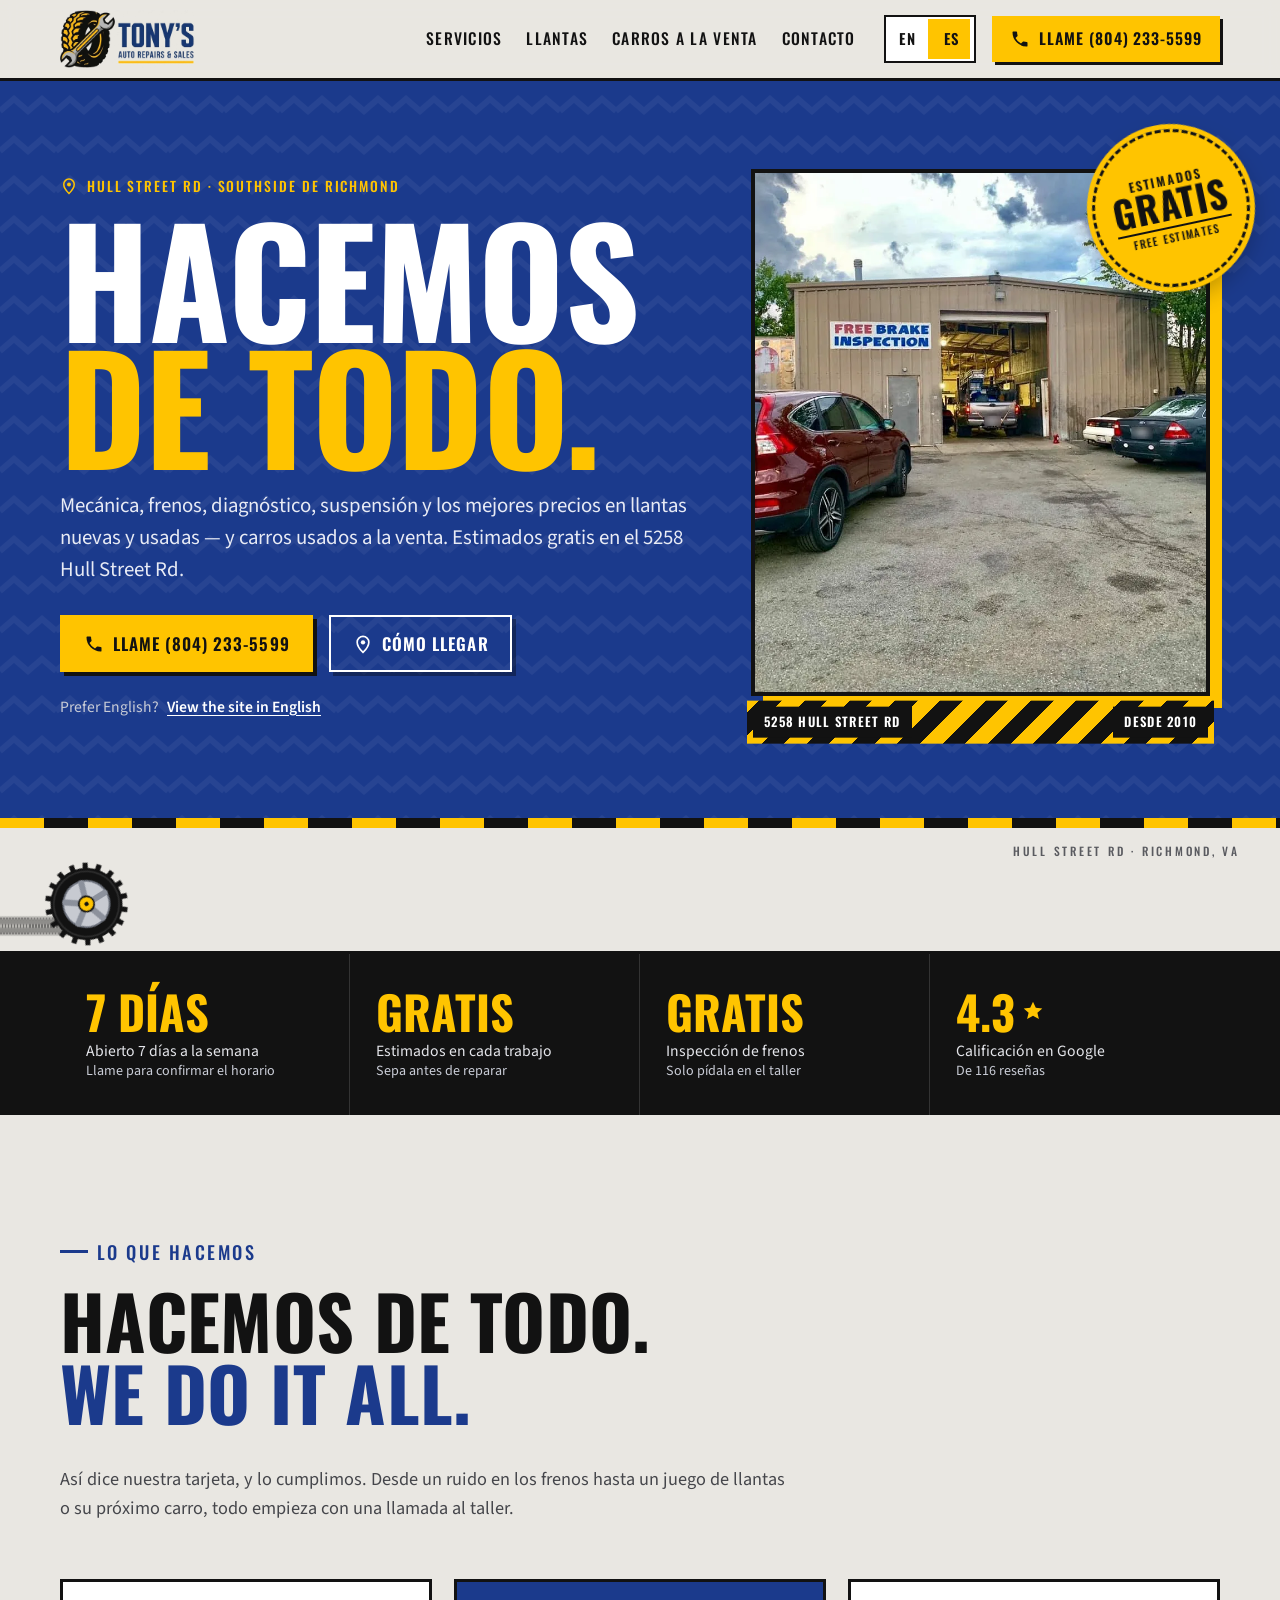
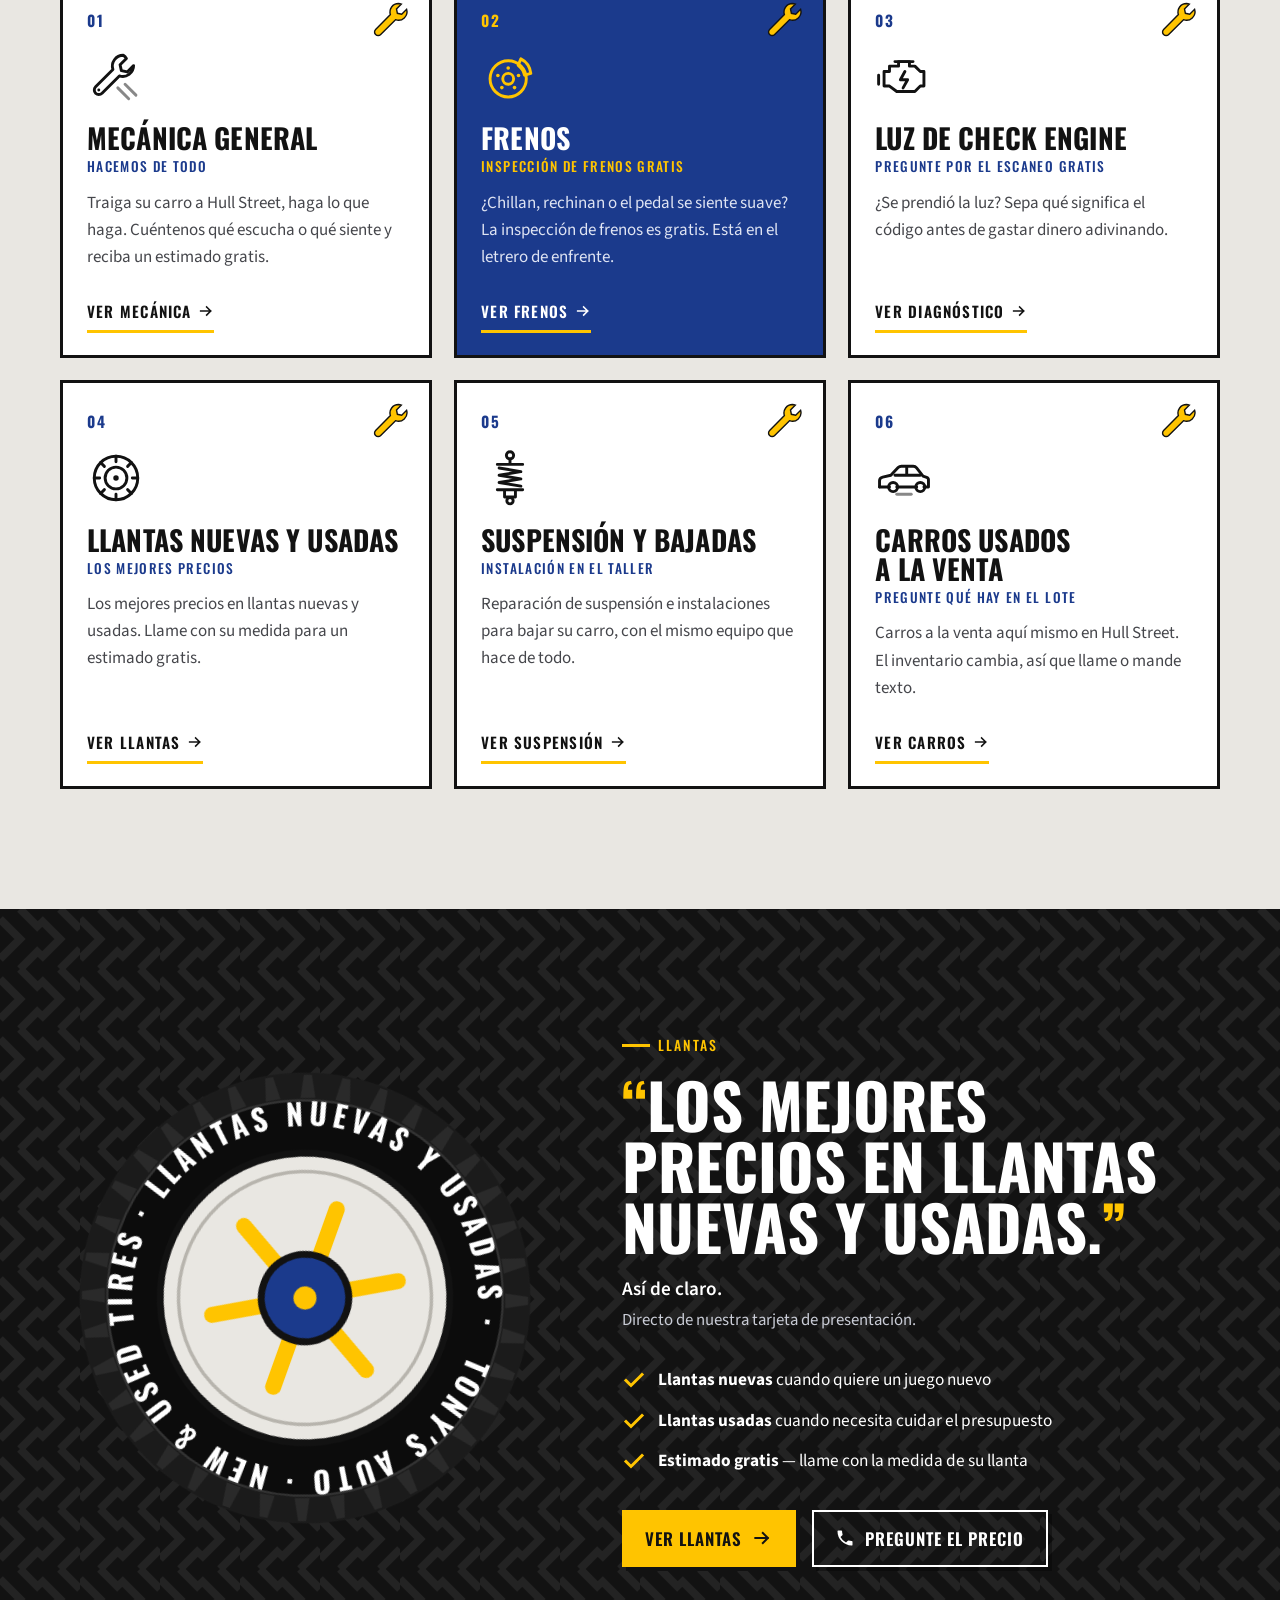
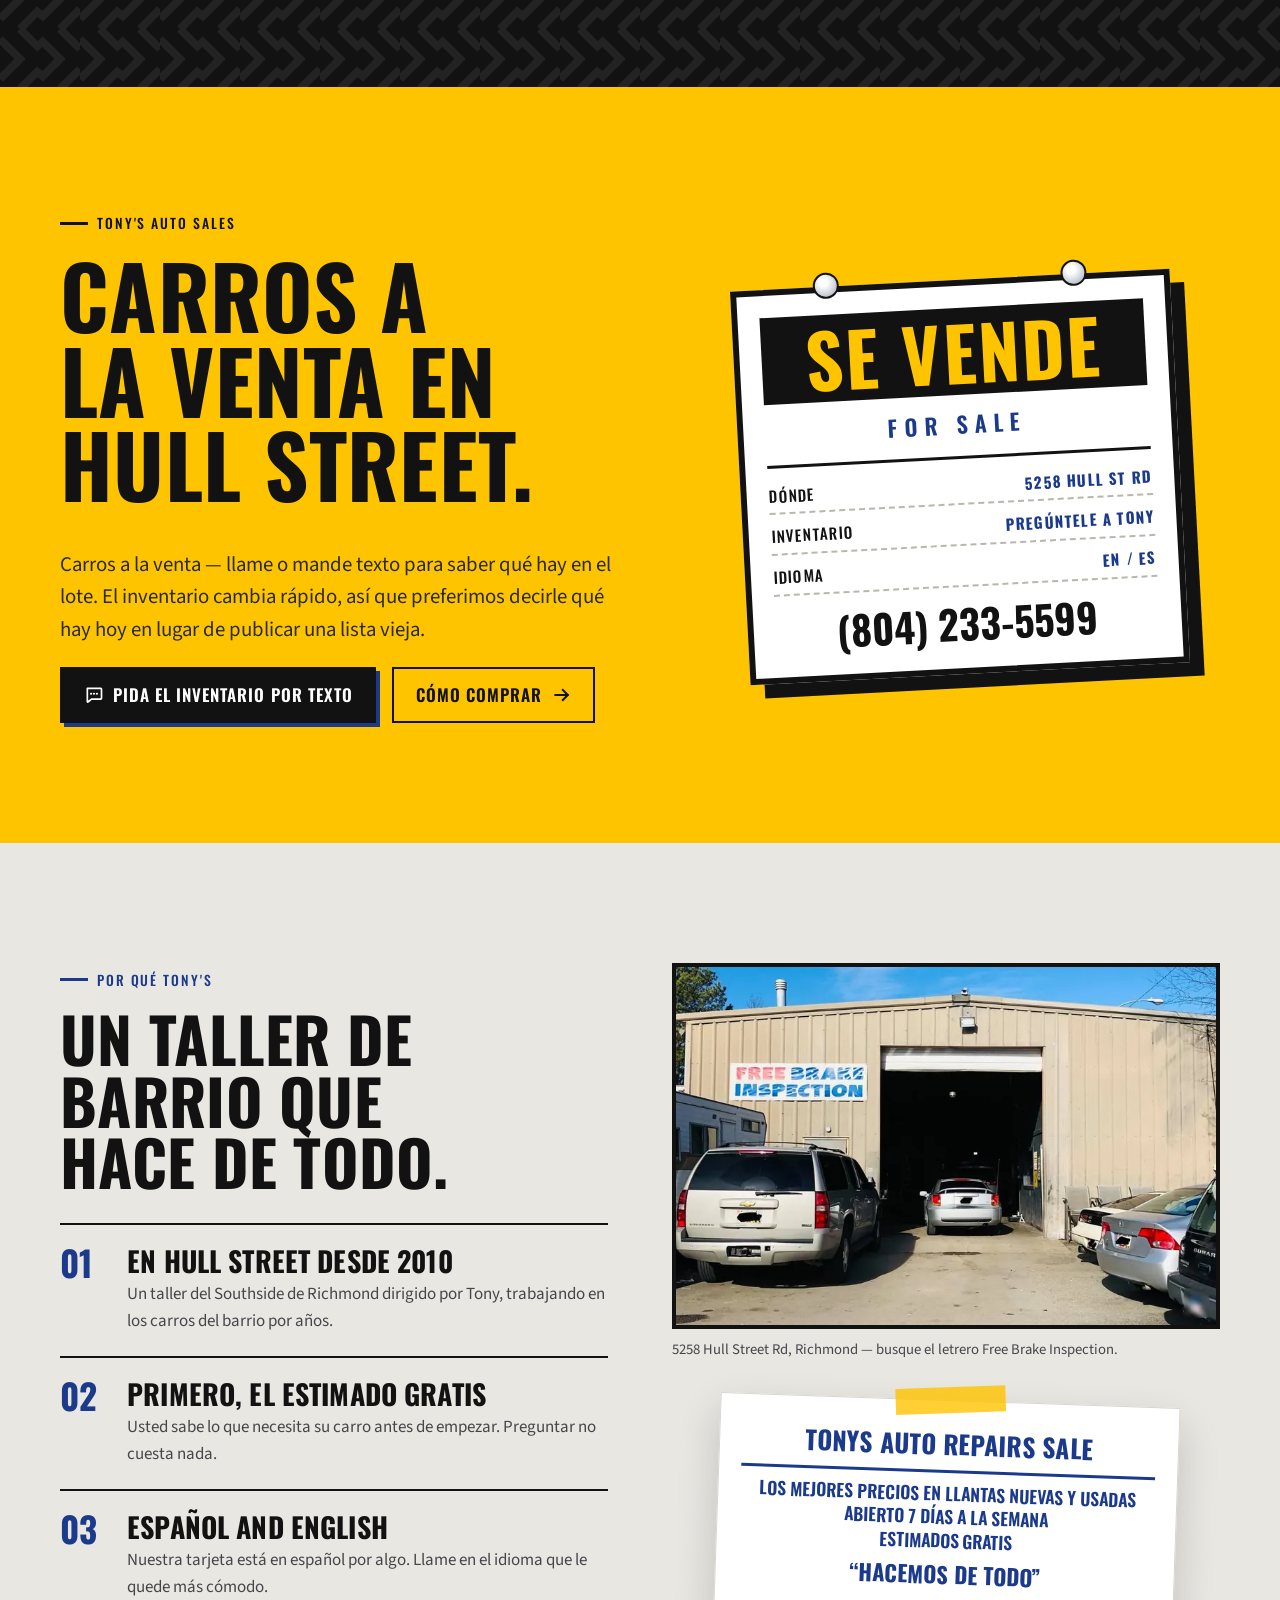
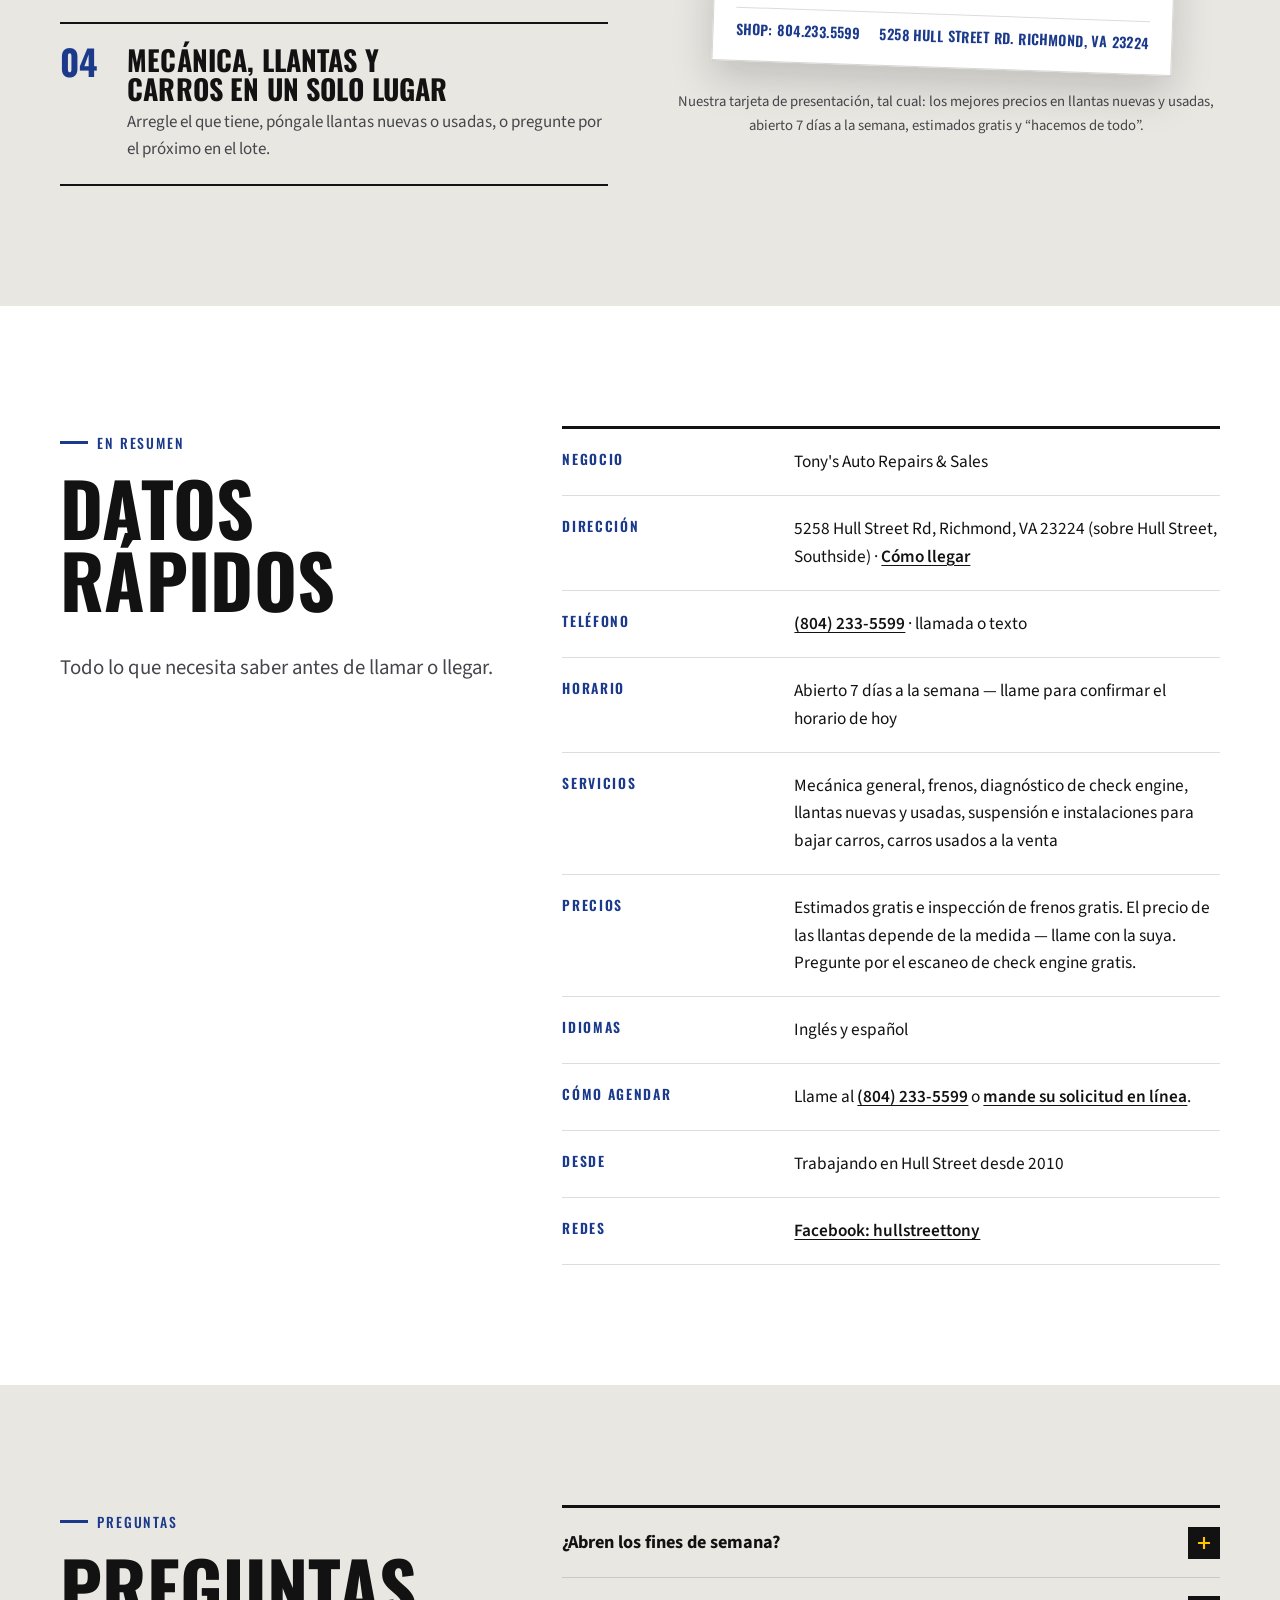
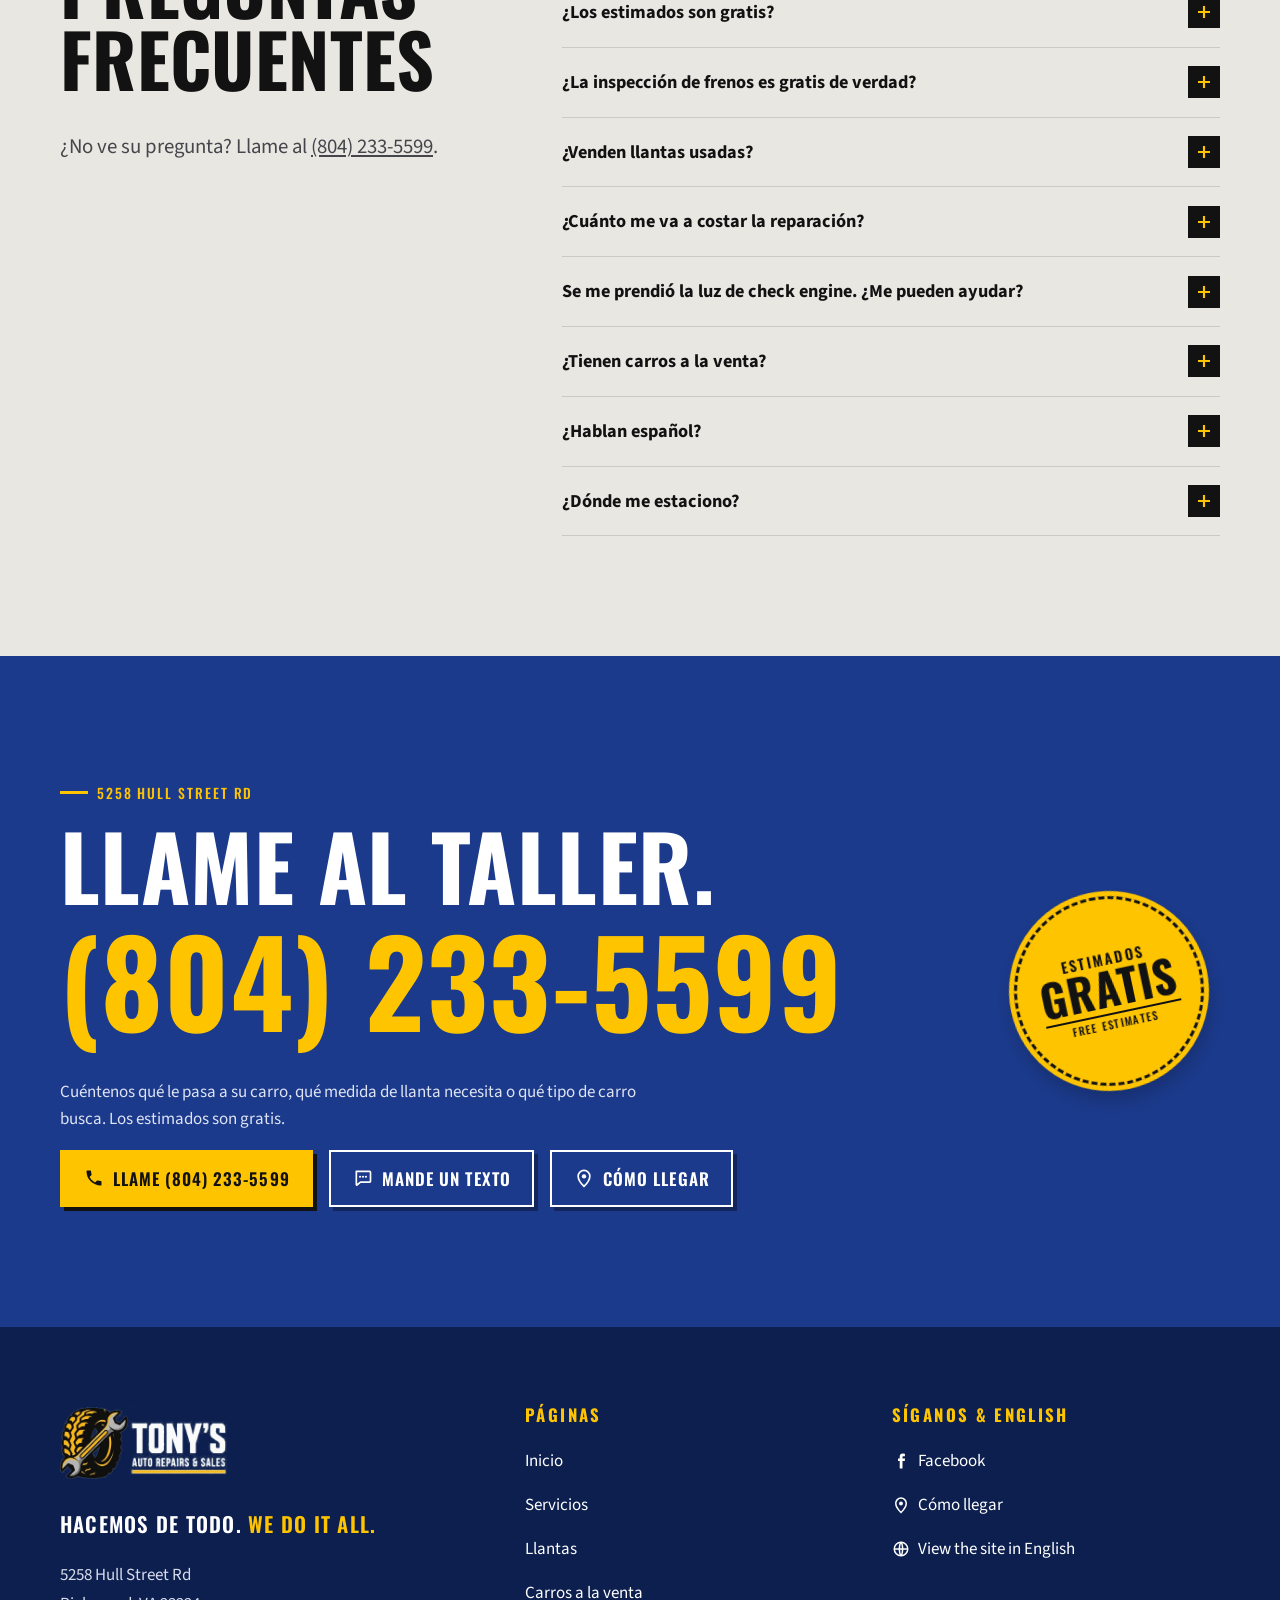
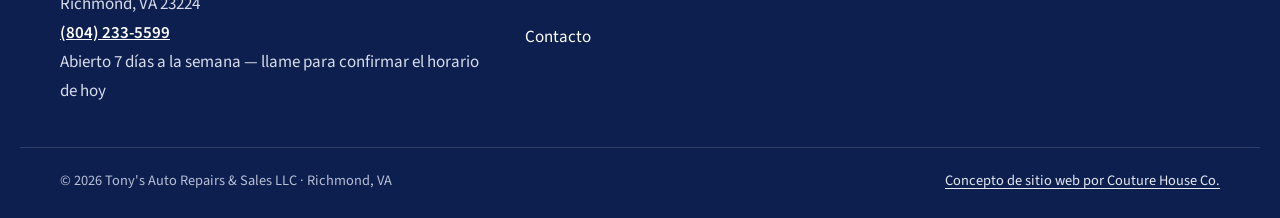
<file: es/index.html>
<!doctype html>
<html lang="es">
<head>
<meta charset="utf-8">
<meta name="viewport" content="width=device-width, initial-scale=1, viewport-fit=cover">
<title>Tony&#x27;s Auto Repairs &amp; Sales | Taller mecánico Richmond, VA</title>
<meta name="description" content="Taller mecánico en Hull Street, Richmond, VA: frenos, diagnóstico, suspensión, llantas nuevas y usadas, carros usados. Estimados gratis.">
<link rel="canonical" href="https://tonys-auto-repairs-sales.netlify.app/es/">
<link rel="alternate" hreflang="en" href="https://tonys-auto-repairs-sales.netlify.app/">
<link rel="alternate" hreflang="es" href="https://tonys-auto-repairs-sales.netlify.app/es/">
<link rel="alternate" hreflang="x-default" href="https://tonys-auto-repairs-sales.netlify.app/">
<meta name="theme-color" content="#1B3A8C">
<meta property="og:type" content="website">
<meta property="og:site_name" content="Tony's Auto Repairs &amp; Sales">
<meta property="og:locale" content="es_US">
<meta property="og:locale:alternate" content="en_US">
<meta property="og:title" content="Tony&#x27;s Auto Repairs &amp; Sales | Taller mecánico Richmond, VA">
<meta property="og:description" content="Taller mecánico en Hull Street, Richmond, VA: frenos, diagnóstico, suspensión, llantas nuevas y usadas, carros usados. Estimados gratis.">
<meta property="og:url" content="https://tonys-auto-repairs-sales.netlify.app/es/">
<meta property="og:image" content="https://tonys-auto-repairs-sales.netlify.app/assets/img/share.jpg">
<meta property="og:image:width" content="1200">
<meta property="og:image:height" content="630">
<meta property="og:image:alt" content="Taller Tony's Auto Repairs & Sales en Hull Street Rd, Richmond, VA">
<meta name="twitter:card" content="summary_large_image">
<meta name="twitter:title" content="Tony&#x27;s Auto Repairs &amp; Sales | Taller mecánico Richmond, VA">
<meta name="twitter:description" content="Taller mecánico en Hull Street, Richmond, VA: frenos, diagnóstico, suspensión, llantas nuevas y usadas, carros usados. Estimados gratis.">
<meta name="twitter:image" content="https://tonys-auto-repairs-sales.netlify.app/assets/img/share.jpg">
<link rel="icon" href="../assets/img/favicon.svg" type="image/svg+xml">
<link rel="icon" href="../assets/img/favicon-32.png" sizes="32x32" type="image/png">
<link rel="apple-touch-icon" href="../assets/img/apple-touch-icon.png">
<link rel="manifest" href="../site.webmanifest">
<link rel="preload" href="../assets/fonts/oswald-latin-wght-normal.woff2" as="font" type="font/woff2" crossorigin>
<link rel="stylesheet" href="../assets/css/fonts.css?v=20260930b">
<link rel="stylesheet" href="../assets/css/site.css?v=20260930b">
<script>document.documentElement.classList.add('js')</script>
<script src="../assets/js/site.js" defer></script>
<script type="application/ld+json">{"@context": "https://schema.org", "@type": "AutoRepair", "@id": "https://tonys-auto-repairs-sales.netlify.app/#business", "additionalType": "https://schema.org/TireShop", "name": "Tony's Auto Repairs & Sales", "legalName": "Tony's Auto Repairs & Sales LLC", "alternateName": ["Tony's Auto Repair", "Tonys Auto Repairs Sale"], "description": "Taller mecánico de barrio en Hull Street Rd, en el Southside de Richmond, VA: mecánica general, frenos con inspección gratis, diagnóstico de la luz de check engine, llantas nuevas y usadas, suspensión e instalaciones para bajar carros, y carros usados a la venta. Estimados gratis. Inglés y español.", "url": "https://tonys-auto-repairs-sales.netlify.app/es/", "logo": "https://tonys-auto-repairs-sales.netlify.app/assets/img/tonys-logo.png", "image": ["https://tonys-auto-repairs-sales.netlify.app/assets/img/share.jpg", "https://tonys-auto-repairs-sales.netlify.app/assets/img/shop-front-blue-sky.webp", "https://tonys-auto-repairs-sales.netlify.app/assets/img/shop-bay-open-hull-street.webp"], "telephone": "+1-804-233-5599", "address": {"@type": "PostalAddress", "streetAddress": "5258 Hull Street Rd", "addressLocality": "Richmond", "addressRegion": "VA", "postalCode": "23224", "addressCountry": "US"}, "hasMap": "https://www.google.com/maps/search/?api=1&query=5258+Hull+Street+Rd%2C+Richmond%2C+VA+23224", "areaServed": [{"@type": "City", "name": "Richmond, VA"}, {"@type": "Place", "name": "Southside Richmond"}], "openingHoursSpecification": [{"@type": "OpeningHoursSpecification", "dayOfWeek": ["Monday", "Tuesday", "Wednesday", "Thursday", "Friday", "Saturday"], "opens": "08:00", "closes": "18:00"}], "foundingDate": "2010", "knowsLanguage": ["en", "es"], "sameAs": ["https://www.facebook.com/hullstreettony/"], "contactPoint": {"@type": "ContactPoint", "telephone": "+1-804-233-5599", "contactType": "customer service", "availableLanguage": ["English", "Spanish"]}, "hasOfferCatalog": {"@type": "OfferCatalog", "name": "Servicios", "itemListElement": [{"@type": "Offer", "itemOffered": {"@type": "Service", "name": "Mecánica general", "description": "Hacemos de todo: cuéntenos qué le pasa a su carro y reciba un estimado gratis."}}, {"@type": "Offer", "itemOffered": {"@type": "Service", "name": "Frenos e inspección de frenos gratis", "description": "Inspección de frenos gratis y reparación cuando la necesite."}}, {"@type": "Offer", "itemOffered": {"@type": "Service", "name": "Diagnóstico de la luz de check engine", "description": "Diagnóstico para saber por qué se prendió la luz de check engine. Pregunte por el escaneo gratis."}}, {"@type": "Offer", "itemOffered": {"@type": "Service", "name": "Llantas nuevas y usadas", "description": "Los mejores precios en llantas nuevas y usadas. Estimados gratis."}}, {"@type": "Offer", "itemOffered": {"@type": "Service", "name": "Suspensión e instalación para bajar su carro", "description": "Trabajos de suspensión e instalaciones para bajar su carro."}}, {"@type": "Offer", "itemOffered": {"@type": "Service", "name": "Carros usados a la venta", "description": "Carros usados a la venta. Llame o mande texto para saber qué hay disponible."}}]}, "aggregateRating": {"@type": "AggregateRating", "ratingValue": "4.3", "reviewCount": "116", "bestRating": "5"}}</script>
<script type="application/ld+json">{"@context": "https://schema.org", "@type": "WebSite", "@id": "https://tonys-auto-repairs-sales.netlify.app/#website", "name": "Tony's Auto Repairs & Sales", "url": "https://tonys-auto-repairs-sales.netlify.app/es/", "inLanguage": "es-US", "publisher": {"@id": "https://tonys-auto-repairs-sales.netlify.app/#business"}}</script>
<script type="application/ld+json">{"@context": "https://schema.org", "@type": "FAQPage", "mainEntity": [{"@type": "Question", "name": "¿Abren los fines de semana?", "acceptedAnswer": {"@type": "Answer", "text": "Nuestra tarjeta dice abierto 7 días a la semana. El horario puede cambiar según el día, así que llame al (804) 233-5599 para confirmar antes de venir."}}, {"@type": "Question", "name": "¿Los estimados son gratis?", "acceptedAnswer": {"@type": "Answer", "text": "Sí. Los estimados son gratis, para que sepa lo que necesita su carro antes de empezar cualquier trabajo."}}, {"@type": "Question", "name": "¿La inspección de frenos es gratis de verdad?", "acceptedAnswer": {"@type": "Answer", "text": "Sí. Inspección de frenos gratis, tal como dice el letrero al frente del taller."}}, {"@type": "Question", "name": "¿Venden llantas usadas?", "acceptedAnswer": {"@type": "Answer", "text": "Sí, vendemos llantas nuevas y usadas. Llame con la medida de su llanta (viene impresa en el costado) y pregunte el precio."}}, {"@type": "Question", "name": "¿Cuánto me va a costar la reparación?", "acceptedAnswer": {"@type": "Answer", "text": "Cada carro es diferente, por eso empezamos con un estimado gratis. Llame al (804) 233-5599 o pase por el 5258 Hull Street Rd."}}, {"@type": "Question", "name": "Se me prendió la luz de check engine. ¿Me pueden ayudar?", "acceptedAnswer": {"@type": "Answer", "text": "Sí. Hacemos diagnóstico para saber por qué se prendió la luz. Pregunte por el escaneo gratis cuando llame."}}, {"@type": "Question", "name": "¿Tienen carros a la venta?", "acceptedAnswer": {"@type": "Answer", "text": "Sí. Lo que hay en el lote cambia seguido, así que llame o mande texto al (804) 233-5599 para saber qué hay disponible."}}, {"@type": "Question", "name": "¿Hablan español?", "acceptedAnswer": {"@type": "Answer", "text": "Sí. Nuestra tarjeta de presentación está en español y todo este sitio web está disponible en español."}}, {"@type": "Question", "name": "¿Dónde me estaciono?", "acceptedAnswer": {"@type": "Answer", "text": "Hay estacionamiento justo enfrente del taller, en el 5258 Hull Street Rd, sobre Hull Street en el Southside de Richmond."}}]}</script>
</head>
<body>
<a class="skip-link" href="#main">Saltar al contenido</a>
<header class="site-header">
  <div class="wrap header-inner">
    <a class="brand" href="index.html" aria-label="Inicio de Tony's Auto Repairs & Sales"><img src="../assets/img/tonys-logo.webp" width="720" height="310" alt="Tony's Auto Repairs & Sales"></a>
    <nav aria-label="Menú principal"><ul class="nav-list"><li><a href="services.html">Servicios</a></li><li><a href="tires.html">Llantas</a></li><li><a href="cars.html">Carros a la venta</a></li><li><a href="contact.html">Contacto</a></li></ul></nav>
    <div class="lang-toggle" role="group" aria-label="Idioma" data-current="es"><a href="../index.html" hreflang="en" lang="en" aria-label="View this page in English">EN</a><span aria-current="true" lang="es">ES</span></div>
    <a class="btn header-call" href="tel:+18042335599"><svg viewBox="0 0 24 24" aria-hidden="true" focusable="false"><path d="M6.6 10.8a15.1 15.1 0 0 0 6.6 6.6l2.2-2.2a1 1 0 0 1 1-.25 11.4 11.4 0 0 0 3.6.57 1 1 0 0 1 1 1V20a1 1 0 0 1-1 1A17 17 0 0 1 3 4a1 1 0 0 1 1-1h3.5a1 1 0 0 1 1 1c0 1.25.2 2.45.57 3.6a1 1 0 0 1-.25 1z" fill="currentColor"/></svg>Llame (804) 233-5599</a>
    <button class="menu-btn" type="button" aria-expanded="false" aria-controls="mobile-nav" aria-label="Abrir menú" data-label-open="Abrir menú" data-label-close="Cerrar menú"><svg class="i-open" viewBox="0 0 24 24" aria-hidden="true" focusable="false"><path d="M3 6h18M3 12h18M3 18h18" stroke="currentColor" stroke-width="2.4"/></svg><svg class="i-close" viewBox="0 0 24 24" aria-hidden="true" focusable="false"><path d="M5 5l14 14M19 5L5 19" stroke="currentColor" stroke-width="2.4"/></svg></button>
  </div>
</header>
<div class="mobile-nav" id="mobile-nav" hidden>
  <nav aria-label="Menú principal"><ul><li><a href="index.html" aria-current="page">Inicio<svg viewBox="0 0 24 24" aria-hidden="true" focusable="false"><path d="M4 12h15M13 6l6 6-6 6" fill="none" stroke="currentColor" stroke-width="2.4" stroke-linecap="square"/></svg></a></li><li><a href="services.html">Servicios<svg viewBox="0 0 24 24" aria-hidden="true" focusable="false"><path d="M4 12h15M13 6l6 6-6 6" fill="none" stroke="currentColor" stroke-width="2.4" stroke-linecap="square"/></svg></a></li><li><a href="tires.html">Llantas<svg viewBox="0 0 24 24" aria-hidden="true" focusable="false"><path d="M4 12h15M13 6l6 6-6 6" fill="none" stroke="currentColor" stroke-width="2.4" stroke-linecap="square"/></svg></a></li><li><a href="cars.html">Carros a la venta<svg viewBox="0 0 24 24" aria-hidden="true" focusable="false"><path d="M4 12h15M13 6l6 6-6 6" fill="none" stroke="currentColor" stroke-width="2.4" stroke-linecap="square"/></svg></a></li><li><a href="contact.html">Contacto<svg viewBox="0 0 24 24" aria-hidden="true" focusable="false"><path d="M4 12h15M13 6l6 6-6 6" fill="none" stroke="currentColor" stroke-width="2.4" stroke-linecap="square"/></svg></a></li></ul></nav>
  <a class="btn" href="tel:+18042335599"><svg viewBox="0 0 24 24" aria-hidden="true" focusable="false"><path d="M6.6 10.8a15.1 15.1 0 0 0 6.6 6.6l2.2-2.2a1 1 0 0 1 1-.25 11.4 11.4 0 0 0 3.6.57 1 1 0 0 1 1 1V20a1 1 0 0 1-1 1A17 17 0 0 1 3 4a1 1 0 0 1 1-1h3.5a1 1 0 0 1 1 1c0 1.25.2 2.45.57 3.6a1 1 0 0 1-.25 1z" fill="currentColor"/></svg>Llame (804) 233-5599</a>
  <p class="mn-meta">5258 Hull Street Rd, Richmond, VA 23224<br>Abierto 7 días a la semana &mdash; llame para confirmar el horario de hoy</p>
</div>
<main id="main">
<section class="hero">
  <div class="wrap hero-inner">
    <div>
      <p class="eyebrow no-rule"><svg viewBox="0 0 24 24" aria-hidden="true" focusable="false"><path d="M12 22s7-6.6 7-12.2A7 7 0 0 0 5 9.8C5 15.4 12 22 12 22z" fill="none" stroke="currentColor" stroke-width="2"/><circle cx="12" cy="10" r="2.6" fill="currentColor"/></svg>Hull Street Rd &middot; Southside de Richmond</p>
      <h1>Hacemos<span class="hl">de todo.</span></h1>
      <p class="lead">Mecánica, frenos, diagnóstico, suspensión y los mejores precios en llantas nuevas y usadas &mdash; y carros usados a la venta. Estimados gratis en el 5258 Hull Street Rd.</p>
      <div class="btn-row">
        <a class="btn" href="tel:+18042335599"><svg viewBox="0 0 24 24" aria-hidden="true" focusable="false"><path d="M6.6 10.8a15.1 15.1 0 0 0 6.6 6.6l2.2-2.2a1 1 0 0 1 1-.25 11.4 11.4 0 0 0 3.6.57 1 1 0 0 1 1 1V20a1 1 0 0 1-1 1A17 17 0 0 1 3 4a1 1 0 0 1 1-1h3.5a1 1 0 0 1 1 1c0 1.25.2 2.45.57 3.6a1 1 0 0 1-.25 1z" fill="currentColor"/></svg>Llame (804) 233-5599</a>
        <a class="btn btn--ghost-light" href="https://www.google.com/maps/search/?api=1&query=5258+Hull+Street+Rd%2C+Richmond%2C+VA+23224" rel="noopener" target="_blank"><svg viewBox="0 0 24 24" aria-hidden="true" focusable="false"><path d="M12 22s7-6.6 7-12.2A7 7 0 0 0 5 9.8C5 15.4 12 22 12 22z" fill="none" stroke="currentColor" stroke-width="2"/><circle cx="12" cy="10" r="2.6" fill="currentColor"/></svg>Cómo llegar</a>
      </div>
      <p class="hero-note"><span lang="en">Prefer English?</span> <a href="../index.html" hreflang="en" lang="en">View the site in English</a></p>
    </div>
    <figure class="hero-photo" style="margin:0 .6rem 2.8rem 0">
      <div class="frame"><img src="../assets/img/shop-bay-open-hull-street.webp" width="810" height="960" alt="Taller Tony&#x27;s Auto Repairs en Hull Street Rd con la puerta abierta, una camioneta adentro y el letrero Free Brake Inspection" fetchpriority="high" decoding="async"></div>
      <div class="stamp " data-stamp aria-hidden="true"><span><small>Estimados</small><b>Gratis</b><i>Free estimates</i></span></div>
      <figcaption class="plate"><span>5258 Hull Street Rd</span><span>Desde 2010</span></figcaption>
    </figure>
  </div>
</section>
<div class="road" aria-hidden="true"><span class="road-label">Hull Street Rd &middot; Richmond, VA</span><div class="tread"></div><div class="tire"><svg viewBox="0 0 100 100" aria-hidden="true" focusable="false"><rect x="47" y="2" width="6" height="9" fill="#121212" transform="rotate(0 50 50)"/><rect x="47" y="2" width="6" height="9" fill="#121212" transform="rotate(20 50 50)"/><rect x="47" y="2" width="6" height="9" fill="#121212" transform="rotate(40 50 50)"/><rect x="47" y="2" width="6" height="9" fill="#121212" transform="rotate(60 50 50)"/><rect x="47" y="2" width="6" height="9" fill="#121212" transform="rotate(80 50 50)"/><rect x="47" y="2" width="6" height="9" fill="#121212" transform="rotate(100 50 50)"/><rect x="47" y="2" width="6" height="9" fill="#121212" transform="rotate(120 50 50)"/><rect x="47" y="2" width="6" height="9" fill="#121212" transform="rotate(140 50 50)"/><rect x="47" y="2" width="6" height="9" fill="#121212" transform="rotate(160 50 50)"/><rect x="47" y="2" width="6" height="9" fill="#121212" transform="rotate(180 50 50)"/><rect x="47" y="2" width="6" height="9" fill="#121212" transform="rotate(200 50 50)"/><rect x="47" y="2" width="6" height="9" fill="#121212" transform="rotate(220 50 50)"/><rect x="47" y="2" width="6" height="9" fill="#121212" transform="rotate(240 50 50)"/><rect x="47" y="2" width="6" height="9" fill="#121212" transform="rotate(260 50 50)"/><rect x="47" y="2" width="6" height="9" fill="#121212" transform="rotate(280 50 50)"/><rect x="47" y="2" width="6" height="9" fill="#121212" transform="rotate(300 50 50)"/><rect x="47" y="2" width="6" height="9" fill="#121212" transform="rotate(320 50 50)"/><rect x="47" y="2" width="6" height="9" fill="#121212" transform="rotate(340 50 50)"/><circle cx="50" cy="50" r="42" fill="#121212"/><circle cx="50" cy="50" r="38" fill="none" stroke="#2c2c2c" stroke-width="2"/><circle cx="50" cy="50" r="27" fill="#c7cad1"/><circle cx="50" cy="50" r="27" fill="none" stroke="#6b707b" stroke-width="2"/><path d="M50 50 L50 25" stroke="#8c919c" stroke-width="7" stroke-linecap="round" transform="rotate(0 50 50)"/><path d="M50 50 L50 25" stroke="#8c919c" stroke-width="7" stroke-linecap="round" transform="rotate(72 50 50)"/><path d="M50 50 L50 25" stroke="#8c919c" stroke-width="7" stroke-linecap="round" transform="rotate(144 50 50)"/><path d="M50 50 L50 25" stroke="#8c919c" stroke-width="7" stroke-linecap="round" transform="rotate(216 50 50)"/><path d="M50 50 L50 25" stroke="#8c919c" stroke-width="7" stroke-linecap="round" transform="rotate(288 50 50)"/><circle cx="50" cy="50" r="9" fill="#FFC400" stroke="#121212" stroke-width="2"/><circle cx="50" cy="50" r="2.5" fill="#121212"/></svg></div></div>
<section class="trust" aria-label="Por qué nos llaman">
  <div class="wrap"><ul>
    <li class="reveal"><span class="big">7 días</span><span class="small">Abierto 7 días a la semana<em>Llame para confirmar el horario</em></span></li>
    <li class="reveal reveal-d1"><span class="big">Gratis</span><span class="small">Estimados en cada trabajo<em>Sepa antes de reparar</em></span></li>
    <li class="reveal reveal-d2"><span class="big">Gratis</span><span class="small">Inspección de frenos<em>Solo pídala en el taller</em></span></li>
    <li class="reveal reveal-d3"><span class="big">4.3<svg viewBox="0 0 24 24" aria-hidden="true" focusable="false"><path d="M12 2.8l2.8 6 6.5.6-4.9 4.3 1.5 6.4L12 16.8l-5.9 3.3 1.5-6.4-4.9-4.3 6.5-.6z" fill="currentColor"/></svg></span><span class="small">Calificación en Google<em>De 116 reseñas</em></span></li>
  </ul></div>
</section>

<section class="section" aria-labelledby="svc-h">
  <div class="wrap">
    <div class="section-head reveal">
      <p class="eyebrow blue">Lo que hacemos</p>
      <h2 id="svc-h" class="h-split">Hacemos de todo.<span class="es" lang="en">We do it all.</span></h2>
      <p>Así dice nuestra tarjeta, y lo cumplimos. Desde un ruido en los frenos hasta un juego de llantas o su próximo carro, todo empieza con una llamada al taller.</p>
    </div>
    <ul class="svc-grid"><li class="svc"><svg class="svc-wrench" viewBox="0 0 40 40" aria-hidden="true" focusable="false"><path fill="currentColor" d="M27.5 3.5a8.5 8.5 0 0 0-8.1 11.1L4.6 29.4a3.6 3.6 0 0 0 5.1 5.1l14.8-14.8A8.5 8.5 0 0 0 35.6 9.3l-4.9 4.9-4.3-.9-.9-4.3 4.9-4.9a8.5 8.5 0 0 0-2.9-.6z"/></svg><span class="svc-num">01</span><svg class="svc-icon" viewBox="0 0 64 64" aria-hidden="true" focusable="false"><path fill="none" stroke="currentColor" stroke-width="3.2" stroke-linejoin="round" stroke-linecap="round" d="M40 8a12 12 0 0 0-11.4 15.7L9.5 42.8a5 5 0 0 0 7.1 7.1l19.1-19.1A12 12 0 0 0 51.4 19.4l-7 7-6.5-1.4-1.4-6.5 7-7A12 12 0 0 0 40 8z"/><circle cx="13" cy="46.4" r="1.6" fill="currentColor"/><path fill="none" stroke="currentColor" stroke-width="3.2" stroke-linejoin="round" stroke-linecap="round" d="M34 44l12 12M42 40l12 12" opacity=".5"/></svg><h3>Mecánica general</h3><p class="tag">Hacemos de todo</p><p>Traiga su carro a Hull Street, haga lo que haga. Cuéntenos qué escucha o qué siente y reciba un estimado gratis.</p><a class="text-link" href="services.html#repair">Ver mecánica<svg viewBox="0 0 24 24" aria-hidden="true" focusable="false"><path d="M4 12h15M13 6l6 6-6 6" fill="none" stroke="currentColor" stroke-width="2.4" stroke-linecap="square"/></svg></a></li><li class="svc svc--feature"><svg class="svc-wrench" viewBox="0 0 40 40" aria-hidden="true" focusable="false"><path fill="currentColor" d="M27.5 3.5a8.5 8.5 0 0 0-8.1 11.1L4.6 29.4a3.6 3.6 0 0 0 5.1 5.1l14.8-14.8A8.5 8.5 0 0 0 35.6 9.3l-4.9 4.9-4.3-.9-.9-4.3 4.9-4.9a8.5 8.5 0 0 0-2.9-.6z"/></svg><span class="svc-num">02</span><svg class="svc-icon" viewBox="0 0 64 64" aria-hidden="true" focusable="false"><circle fill="none" stroke="currentColor" stroke-width="3.2" stroke-linejoin="round" stroke-linecap="round" cx="30" cy="34" r="20"/><circle fill="none" stroke="currentColor" stroke-width="3.2" stroke-linejoin="round" stroke-linecap="round" cx="30" cy="34" r="6"/><circle cx="30" cy="22" r="2" fill="currentColor"/><circle cx="41.4" cy="30.3" r="2" fill="currentColor"/><circle cx="37" cy="43.7" r="2" fill="currentColor"/><circle cx="23" cy="43.7" r="2" fill="currentColor"/><circle cx="18.6" cy="30.3" r="2" fill="currentColor"/><path fill="none" stroke="currentColor" stroke-width="3.2" stroke-linejoin="round" stroke-linecap="round" d="M44 12c6 3 10 9 11 16l-7 2c-1-5-3-8-7-11z"/></svg><h3>Frenos</h3><p class="tag">Inspección de frenos gratis</p><p>¿Chillan, rechinan o el pedal se siente suave? La inspección de frenos es gratis. Está en el letrero de enfrente.</p><a class="text-link" href="services.html#brakes">Ver frenos<svg viewBox="0 0 24 24" aria-hidden="true" focusable="false"><path d="M4 12h15M13 6l6 6-6 6" fill="none" stroke="currentColor" stroke-width="2.4" stroke-linecap="square"/></svg></a></li><li class="svc"><svg class="svc-wrench" viewBox="0 0 40 40" aria-hidden="true" focusable="false"><path fill="currentColor" d="M27.5 3.5a8.5 8.5 0 0 0-8.1 11.1L4.6 29.4a3.6 3.6 0 0 0 5.1 5.1l14.8-14.8A8.5 8.5 0 0 0 35.6 9.3l-4.9 4.9-4.3-.9-.9-4.3 4.9-4.9a8.5 8.5 0 0 0-2.9-.6z"/></svg><span class="svc-num">03</span><svg class="svc-icon" viewBox="0 0 64 64" aria-hidden="true" focusable="false"><path fill="none" stroke="currentColor" stroke-width="3.2" stroke-linejoin="round" stroke-linecap="round" d="M10 26h6v-6h10v-5h12v5h6l6 6h4v16h-4l-6 6H24l-8-6h-6z"/><path fill="none" stroke="currentColor" stroke-width="3.2" stroke-linejoin="round" stroke-linecap="round" d="M4 30v10M22 15h20"/><path fill="none" stroke="currentColor" stroke-width="3.2" stroke-linejoin="round" stroke-linecap="round" d="M33 26l-5 9h8l-5 9"/></svg><h3>Luz de check engine</h3><p class="tag">Pregunte por el escaneo gratis</p><p>¿Se prendió la luz? Sepa qué significa el código antes de gastar dinero adivinando.</p><a class="text-link" href="services.html#diagnostics">Ver diagnóstico<svg viewBox="0 0 24 24" aria-hidden="true" focusable="false"><path d="M4 12h15M13 6l6 6-6 6" fill="none" stroke="currentColor" stroke-width="2.4" stroke-linecap="square"/></svg></a></li><li class="svc"><svg class="svc-wrench" viewBox="0 0 40 40" aria-hidden="true" focusable="false"><path fill="currentColor" d="M27.5 3.5a8.5 8.5 0 0 0-8.1 11.1L4.6 29.4a3.6 3.6 0 0 0 5.1 5.1l14.8-14.8A8.5 8.5 0 0 0 35.6 9.3l-4.9 4.9-4.3-.9-.9-4.3 4.9-4.9a8.5 8.5 0 0 0-2.9-.6z"/></svg><span class="svc-num">04</span><svg class="svc-icon" viewBox="0 0 64 64" aria-hidden="true" focusable="false"><circle fill="none" stroke="currentColor" stroke-width="3.2" stroke-linejoin="round" stroke-linecap="round" cx="32" cy="32" r="24"/><circle fill="none" stroke="currentColor" stroke-width="3.2" stroke-linejoin="round" stroke-linecap="round" cx="32" cy="32" r="12"/><circle cx="32" cy="32" r="3" fill="currentColor"/><path fill="none" stroke="currentColor" stroke-width="3.2" stroke-linejoin="round" stroke-linecap="round" d="M32 8v6M32 50v6M8 32h6M50 32h6M15 15l4.2 4.2M44.8 44.8L49 49M49 15l-4.2 4.2M19.2 44.8L15 49"/></svg><h3>Llantas nuevas y usadas</h3><p class="tag">Los mejores precios</p><p>Los mejores precios en llantas nuevas y usadas. Llame con su medida para un estimado gratis.</p><a class="text-link" href="tires.html">Ver llantas<svg viewBox="0 0 24 24" aria-hidden="true" focusable="false"><path d="M4 12h15M13 6l6 6-6 6" fill="none" stroke="currentColor" stroke-width="2.4" stroke-linecap="square"/></svg></a></li><li class="svc"><svg class="svc-wrench" viewBox="0 0 40 40" aria-hidden="true" focusable="false"><path fill="currentColor" d="M27.5 3.5a8.5 8.5 0 0 0-8.1 11.1L4.6 29.4a3.6 3.6 0 0 0 5.1 5.1l14.8-14.8A8.5 8.5 0 0 0 35.6 9.3l-4.9 4.9-4.3-.9-.9-4.3 4.9-4.9a8.5 8.5 0 0 0-2.9-.6z"/></svg><span class="svc-num">05</span><svg class="svc-icon" viewBox="0 0 64 64" aria-hidden="true" focusable="false"><circle fill="none" stroke="currentColor" stroke-width="3.2" stroke-linejoin="round" stroke-linecap="round" cx="32" cy="7" r="4"/><path fill="none" stroke="currentColor" stroke-width="3.2" stroke-linejoin="round" stroke-linecap="round" d="M32 11v6M18 17h28"/><path fill="none" stroke="currentColor" stroke-width="3.2" stroke-linejoin="round" stroke-linecap="round" d="M20 21l24 4M44 25l-24 4M20 29l24 4M44 33l-24 4M20 37l24 4"/><path fill="none" stroke="currentColor" stroke-width="3.2" stroke-linejoin="round" stroke-linecap="round" d="M18 45h28M26 45v8h12v-8"/><circle fill="none" stroke="currentColor" stroke-width="3.2" stroke-linejoin="round" stroke-linecap="round" cx="32" cy="57" r="3.5"/></svg><h3>Suspensión y bajadas</h3><p class="tag">Instalación en el taller</p><p>Reparación de suspensión e instalaciones para bajar su carro, con el mismo equipo que hace de todo.</p><a class="text-link" href="services.html#suspension">Ver suspensión<svg viewBox="0 0 24 24" aria-hidden="true" focusable="false"><path d="M4 12h15M13 6l6 6-6 6" fill="none" stroke="currentColor" stroke-width="2.4" stroke-linecap="square"/></svg></a></li><li class="svc"><svg class="svc-wrench" viewBox="0 0 40 40" aria-hidden="true" focusable="false"><path fill="currentColor" d="M27.5 3.5a8.5 8.5 0 0 0-8.1 11.1L4.6 29.4a3.6 3.6 0 0 0 5.1 5.1l14.8-14.8A8.5 8.5 0 0 0 35.6 9.3l-4.9 4.9-4.3-.9-.9-4.3 4.9-4.9a8.5 8.5 0 0 0-2.9-.6z"/></svg><span class="svc-num">06</span><svg class="svc-icon" viewBox="0 0 64 64" aria-hidden="true" focusable="false"><path fill="none" stroke="currentColor" stroke-width="3.2" stroke-linejoin="round" stroke-linecap="round" d="M5 42v-7c0-2 1.5-3.5 3.5-4l9-2 8-8.5c1-1 2.3-1.5 3.7-1.5h13c1.5 0 2.8.7 3.7 1.8L53 30l4 1.2c1.3.4 2 1.5 2 2.8V42h-5"/><path fill="none" stroke="currentColor" stroke-width="3.2" stroke-linejoin="round" stroke-linecap="round" d="M16 42h-11M24 42h22"/><circle fill="none" stroke="currentColor" stroke-width="3.2" stroke-linejoin="round" stroke-linecap="round" cx="20" cy="42" r="5"/><circle fill="none" stroke="currentColor" stroke-width="3.2" stroke-linejoin="round" stroke-linecap="round" cx="50" cy="42" r="5"/><path fill="none" stroke="currentColor" stroke-width="3.2" stroke-linejoin="round" stroke-linecap="round" d="M22 29h28M35 20v9"/><path fill="none" stroke="currentColor" stroke-width="3.2" stroke-linejoin="round" stroke-linecap="round" d="M24 50h16" opacity=".5"/></svg><h3>Carros usados a la venta</h3><p class="tag">Pregunte qué hay en el lote</p><p>Carros a la venta aquí mismo en Hull Street. El inventario cambia, así que llame o mande texto.</p><a class="text-link" href="cars.html">Ver carros<svg viewBox="0 0 24 24" aria-hidden="true" focusable="false"><path d="M4 12h15M13 6l6 6-6 6" fill="none" stroke="currentColor" stroke-width="2.4" stroke-linecap="square"/></svg></a></li></ul>
  </div>
</section>

<section class="section section--ink tires-block" aria-labelledby="tires-h">
  <div class="wrap tires-grid">
    <div class="sidewall reveal"><svg viewBox="0 0 400 400" role="img" aria-label="TONY&#x27;S AUTO · NEW &amp; USED TIRES · LLANTAS NUEVAS Y USADAS · "><defs><path id="sw-path" d="M200 200 m-150 0 a150 150 0 1 1 300 0 a150 150 0 1 1 -300 0"/></defs><circle cx="200" cy="200" r="196" fill="#1b1b1b"/><path d="M200 6 l7 0 l3 20 l-13 0z" fill="#2a2a2a" transform="rotate(0 200 200)"/><path d="M200 6 l7 0 l3 20 l-13 0z" fill="#2a2a2a" transform="rotate(10 200 200)"/><path d="M200 6 l7 0 l3 20 l-13 0z" fill="#2a2a2a" transform="rotate(20 200 200)"/><path d="M200 6 l7 0 l3 20 l-13 0z" fill="#2a2a2a" transform="rotate(30 200 200)"/><path d="M200 6 l7 0 l3 20 l-13 0z" fill="#2a2a2a" transform="rotate(40 200 200)"/><path d="M200 6 l7 0 l3 20 l-13 0z" fill="#2a2a2a" transform="rotate(50 200 200)"/><path d="M200 6 l7 0 l3 20 l-13 0z" fill="#2a2a2a" transform="rotate(60 200 200)"/><path d="M200 6 l7 0 l3 20 l-13 0z" fill="#2a2a2a" transform="rotate(70 200 200)"/><path d="M200 6 l7 0 l3 20 l-13 0z" fill="#2a2a2a" transform="rotate(80 200 200)"/><path d="M200 6 l7 0 l3 20 l-13 0z" fill="#2a2a2a" transform="rotate(90 200 200)"/><path d="M200 6 l7 0 l3 20 l-13 0z" fill="#2a2a2a" transform="rotate(100 200 200)"/><path d="M200 6 l7 0 l3 20 l-13 0z" fill="#2a2a2a" transform="rotate(110 200 200)"/><path d="M200 6 l7 0 l3 20 l-13 0z" fill="#2a2a2a" transform="rotate(120 200 200)"/><path d="M200 6 l7 0 l3 20 l-13 0z" fill="#2a2a2a" transform="rotate(130 200 200)"/><path d="M200 6 l7 0 l3 20 l-13 0z" fill="#2a2a2a" transform="rotate(140 200 200)"/><path d="M200 6 l7 0 l3 20 l-13 0z" fill="#2a2a2a" transform="rotate(150 200 200)"/><path d="M200 6 l7 0 l3 20 l-13 0z" fill="#2a2a2a" transform="rotate(160 200 200)"/><path d="M200 6 l7 0 l3 20 l-13 0z" fill="#2a2a2a" transform="rotate(170 200 200)"/><path d="M200 6 l7 0 l3 20 l-13 0z" fill="#2a2a2a" transform="rotate(180 200 200)"/><path d="M200 6 l7 0 l3 20 l-13 0z" fill="#2a2a2a" transform="rotate(190 200 200)"/><path d="M200 6 l7 0 l3 20 l-13 0z" fill="#2a2a2a" transform="rotate(200 200 200)"/><path d="M200 6 l7 0 l3 20 l-13 0z" fill="#2a2a2a" transform="rotate(210 200 200)"/><path d="M200 6 l7 0 l3 20 l-13 0z" fill="#2a2a2a" transform="rotate(220 200 200)"/><path d="M200 6 l7 0 l3 20 l-13 0z" fill="#2a2a2a" transform="rotate(230 200 200)"/><path d="M200 6 l7 0 l3 20 l-13 0z" fill="#2a2a2a" transform="rotate(240 200 200)"/><path d="M200 6 l7 0 l3 20 l-13 0z" fill="#2a2a2a" transform="rotate(250 200 200)"/><path d="M200 6 l7 0 l3 20 l-13 0z" fill="#2a2a2a" transform="rotate(260 200 200)"/><path d="M200 6 l7 0 l3 20 l-13 0z" fill="#2a2a2a" transform="rotate(270 200 200)"/><path d="M200 6 l7 0 l3 20 l-13 0z" fill="#2a2a2a" transform="rotate(280 200 200)"/><path d="M200 6 l7 0 l3 20 l-13 0z" fill="#2a2a2a" transform="rotate(290 200 200)"/><path d="M200 6 l7 0 l3 20 l-13 0z" fill="#2a2a2a" transform="rotate(300 200 200)"/><path d="M200 6 l7 0 l3 20 l-13 0z" fill="#2a2a2a" transform="rotate(310 200 200)"/><path d="M200 6 l7 0 l3 20 l-13 0z" fill="#2a2a2a" transform="rotate(320 200 200)"/><path d="M200 6 l7 0 l3 20 l-13 0z" fill="#2a2a2a" transform="rotate(330 200 200)"/><path d="M200 6 l7 0 l3 20 l-13 0z" fill="#2a2a2a" transform="rotate(340 200 200)"/><path d="M200 6 l7 0 l3 20 l-13 0z" fill="#2a2a2a" transform="rotate(350 200 200)"/><circle cx="200" cy="200" r="172" fill="#0c0c0c" stroke="#333" stroke-width="2"/><text font-family="Oswald, Arial Narrow, sans-serif" font-weight="700" font-size="26" letter-spacing="4.2" fill="#ffffff"><textPath href="#sw-path">TONY&#x27;S AUTO · NEW &amp; USED TIRES · LLANTAS NUEVAS Y USADAS · </textPath></text><circle cx="200" cy="200" r="126" fill="#e9e7e2" stroke="#121212" stroke-width="6"/><circle cx="200" cy="200" r="110" fill="none" stroke="#b7b4ad" stroke-width="3"/><path d="M200 200 L200 118" stroke="#FFC400" stroke-width="14" stroke-linecap="round" transform="rotate(0 200 200)"/><path d="M200 200 L200 118" stroke="#FFC400" stroke-width="14" stroke-linecap="round" transform="rotate(60 200 200)"/><path d="M200 200 L200 118" stroke="#FFC400" stroke-width="14" stroke-linecap="round" transform="rotate(120 200 200)"/><path d="M200 200 L200 118" stroke="#FFC400" stroke-width="14" stroke-linecap="round" transform="rotate(180 200 200)"/><path d="M200 200 L200 118" stroke="#FFC400" stroke-width="14" stroke-linecap="round" transform="rotate(240 200 200)"/><path d="M200 200 L200 118" stroke="#FFC400" stroke-width="14" stroke-linecap="round" transform="rotate(300 200 200)"/><circle cx="200" cy="200" r="38" fill="#1B3A8C" stroke="#121212" stroke-width="6"/><circle cx="200" cy="200" r="10" fill="#FFC400"/></svg></div>
    <div>
      <p class="eyebrow">Llantas</p>
      <h2 id="tires-h" class="visually-hidden">Llantas nuevas y usadas a los mejores precios</h2>
      <figure class="card-quote reveal">
        <blockquote lang="es"><span class="q">&ldquo;</span>Los mejores precios en llantas nuevas y usadas.<span class="q">&rdquo;</span></blockquote>
        <figcaption><span>Así de claro.</span>Directo de nuestra tarjeta de presentación.</figcaption>
      </figure>
      <ul class="check-list">
        <li><svg viewBox="0 0 24 24" aria-hidden="true" focusable="false"><path d="M4 12.5l5 5L20 6.5" fill="none" stroke="currentColor" stroke-width="3" stroke-linecap="square"/></svg><span><strong>Llantas nuevas</strong> cuando quiere un juego nuevo</span></li>
        <li><svg viewBox="0 0 24 24" aria-hidden="true" focusable="false"><path d="M4 12.5l5 5L20 6.5" fill="none" stroke="currentColor" stroke-width="3" stroke-linecap="square"/></svg><span><strong>Llantas usadas</strong> cuando necesita cuidar el presupuesto</span></li>
        <li><svg viewBox="0 0 24 24" aria-hidden="true" focusable="false"><path d="M4 12.5l5 5L20 6.5" fill="none" stroke="currentColor" stroke-width="3" stroke-linecap="square"/></svg><span><strong>Estimado gratis</strong> &mdash; llame con la medida de su llanta</span></li>
      </ul>
      <div class="btn-row"><a class="btn" href="tires.html">Ver llantas<svg viewBox="0 0 24 24" aria-hidden="true" focusable="false"><path d="M4 12h15M13 6l6 6-6 6" fill="none" stroke="currentColor" stroke-width="2.4" stroke-linecap="square"/></svg></a><a class="btn btn--ghost-light" href="tel:+18042335599"><svg viewBox="0 0 24 24" aria-hidden="true" focusable="false"><path d="M6.6 10.8a15.1 15.1 0 0 0 6.6 6.6l2.2-2.2a1 1 0 0 1 1-.25 11.4 11.4 0 0 0 3.6.57 1 1 0 0 1 1 1V20a1 1 0 0 1-1 1A17 17 0 0 1 3 4a1 1 0 0 1 1-1h3.5a1 1 0 0 1 1 1c0 1.25.2 2.45.57 3.6a1 1 0 0 1-.25 1z" fill="currentColor"/></svg>Pregunte el precio</a></div>
    </div>
  </div>
</section>

<section class="section section--yellow" aria-labelledby="cars-h">
  <div class="wrap cars-grid">
    <div class="reveal">
      <p class="eyebrow">Tony's Auto Sales</p>
      <h2 id="cars-h">Carros a la venta en Hull Street.</h2>
      <p class="lead">Carros a la venta &mdash; llame o mande texto para saber qué hay en el lote. El inventario cambia rápido, así que preferimos decirle qué hay hoy en lugar de publicar una lista vieja.</p>
      <div class="btn-row"><a class="btn btn--dark" href="sms:+18042335599"><svg viewBox="0 0 24 24" aria-hidden="true" focusable="false"><path d="M4 4h16a1 1 0 0 1 1 1v11a1 1 0 0 1-1 1H9l-4.3 3.4A.5.5 0 0 1 4 20V5a1 1 0 0 1 0 0z" fill="none" stroke="currentColor" stroke-width="2" stroke-linejoin="round"/><circle cx="8.5" cy="10.5" r="1.3" fill="currentColor"/><circle cx="12" cy="10.5" r="1.3" fill="currentColor"/><circle cx="15.5" cy="10.5" r="1.3" fill="currentColor"/></svg>Pida el inventario por texto</a><a class="btn btn--outline" href="cars.html">Cómo comprar<svg viewBox="0 0 24 24" aria-hidden="true" focusable="false"><path d="M4 12h15M13 6l6 6-6 6" fill="none" stroke="currentColor" stroke-width="2.4" stroke-linecap="square"/></svg></a></div>
    </div>
    <div class="sale-wrap reveal reveal-d1" aria-hidden="true"><div class="sale-sign">
      <div class="sale-top">SE VENDE</div>
      <div class="sale-es">FOR SALE</div>
      <div class="sale-lines"><div>Dónde <b>5258 Hull St Rd</b></div><div>Inventario <b>Pregúntele a Tony</b></div><div>Idioma <b>EN / ES</b></div></div>
      <span class="sale-phone">(804) 233-5599</span>
    </div></div>
  </div>
</section>

<section class="section" aria-labelledby="why-h">
  <div class="wrap why-grid">
    <div>
      <p class="eyebrow blue">Por qué Tony's</p>
      <h2 id="why-h">Un taller de barrio que hace de todo.</h2>
      <ul class="why-list">
        <li class="reveal"><h3>En Hull Street desde 2010</h3><p>Un taller del Southside de Richmond dirigido por Tony, trabajando en los carros del barrio por años.</p></li>
        <li class="reveal"><h3>Primero, el estimado gratis</h3><p>Usted sabe lo que necesita su carro antes de empezar. Preguntar no cuesta nada.</p></li>
        <li class="reveal"><h3>Español and English</h3><p>Nuestra tarjeta está en español por algo. Llame en el idioma que le quede más cómodo.</p></li>
        <li class="reveal"><h3>Mecánica, llantas y carros en un solo lugar</h3><p>Arregle el que tiene, póngale llantas nuevas o usadas, o pregunte por el próximo en el lote.</p></li>
      </ul>
    </div>
    <div>
      <figure class="why-photo reveal" style="margin:0"><img src="../assets/img/shop-front-wide.webp" srcset="../assets/img/shop-front-wide-800.webp 800w, ../assets/img/shop-front-wide.webp 1536w" sizes="(min-width: 980px) 46vw, 92vw" width="1536" height="980" alt="Frente de Tony&#x27;s Auto Repairs en un día despejado: el taller, la puerta abierta y carros de clientes en el lote" loading="lazy" decoding="async"><figcaption>5258 Hull Street Rd, Richmond &mdash; busque el letrero Free Brake Inspection.</figcaption></figure>
      <figure class="reveal" style="margin:0">
  <div class="biz-card" lang="es">
    <span class="tape" aria-hidden="true"></span>
    <p class="bc-name">Tonys Auto Repairs Sale</p>
    <p class="bc-line">Los mejores precios en llantas nuevas y usadas</p>
    <p class="bc-line">Abierto 7 días a la semana</p>
    <p class="bc-line">Estimados gratis</p>
    <p class="bc-quote">&ldquo;Hacemos de todo&rdquo;</p>
    <div class="bc-foot"><a href="tel:+18042335599">Shop: 804.233.5599</a><span>5258 Hull Street Rd. Richmond, VA 23224</span></div>
  </div>
  <figcaption class="biz-card-cap">Nuestra tarjeta de presentación, tal cual: los mejores precios en llantas nuevas y usadas, abierto 7 días a la semana, estimados gratis y &ldquo;hacemos de todo&rdquo;.</figcaption>
</figure>
    </div>
  </div>
</section>

<section class="section section--white" aria-labelledby="facts-h">
  <div class="wrap facts-wrap">
    <div class="reveal">
      <p class="eyebrow blue">En resumen</p>
      <h2 id="facts-h">Datos rápidos</h2>
      <p class="lead" style="color:var(--muted)">Todo lo que necesita saber antes de llamar o llegar.</p>
    </div>
    <dl class="facts"><div><dt>Negocio</dt><dd>Tony's Auto Repairs &amp; Sales</dd></div><div><dt>Dirección</dt><dd>5258 Hull Street Rd, Richmond, VA 23224 (sobre Hull Street, Southside) &middot; <a href="https://www.google.com/maps/search/?api=1&query=5258+Hull+Street+Rd%2C+Richmond%2C+VA+23224" rel="noopener" target="_blank">Cómo llegar</a></dd></div><div><dt>Teléfono</dt><dd><a href="tel:+18042335599">(804) 233-5599</a> &middot; llamada o texto</dd></div><div><dt>Horario</dt><dd>Abierto 7 días a la semana &mdash; llame para confirmar el horario de hoy</dd></div><div><dt>Servicios</dt><dd>Mecánica general, frenos, diagnóstico de check engine, llantas nuevas y usadas, suspensión e instalaciones para bajar carros, carros usados a la venta</dd></div><div><dt>Precios</dt><dd>Estimados gratis e inspección de frenos gratis. El precio de las llantas depende de la medida &mdash; llame con la suya. Pregunte por el escaneo de check engine gratis.</dd></div><div><dt>Idiomas</dt><dd>Inglés y español</dd></div><div><dt>Cómo agendar</dt><dd>Llame al <a href="tel:+18042335599">(804) 233-5599</a> o <a href="contact.html">mande su solicitud en línea</a>.</dd></div><div><dt>Desde</dt><dd>Trabajando en Hull Street desde 2010</dd></div><div><dt>Redes</dt><dd><a href="https://www.facebook.com/hullstreettony/" rel="noopener" target="_blank">Facebook: hullstreettony</a></dd></div></dl>
  </div>
</section>

<section class="section" aria-labelledby="faq-h">
  <div class="wrap facts-wrap">
    <div class="reveal">
      <p class="eyebrow blue">Preguntas</p>
      <h2 id="faq-h">Preguntas frecuentes</h2>
      <p class="lead" style="color:var(--muted)">¿No ve su pregunta? Llame al <a href="tel:+18042335599">(804) 233-5599</a>.</p>
    </div>
    <div class="faq"><details class="reveal"><summary>¿Abren los fines de semana?<span class="pm"><svg viewBox="0 0 24 24" aria-hidden="true" focusable="false"><path d="M12 3v18M3 12h18" stroke="currentColor" stroke-width="3.2"/></svg></span></summary><div class="ans"><p>Nuestra tarjeta dice abierto 7 días a la semana. El horario puede cambiar según el día, así que llame al (804) 233-5599 para confirmar antes de venir.</p></div></details><details class="reveal"><summary>¿Los estimados son gratis?<span class="pm"><svg viewBox="0 0 24 24" aria-hidden="true" focusable="false"><path d="M12 3v18M3 12h18" stroke="currentColor" stroke-width="3.2"/></svg></span></summary><div class="ans"><p>Sí. Los estimados son gratis, para que sepa lo que necesita su carro antes de empezar cualquier trabajo.</p></div></details><details class="reveal"><summary>¿La inspección de frenos es gratis de verdad?<span class="pm"><svg viewBox="0 0 24 24" aria-hidden="true" focusable="false"><path d="M12 3v18M3 12h18" stroke="currentColor" stroke-width="3.2"/></svg></span></summary><div class="ans"><p>Sí. Inspección de frenos gratis, tal como dice el letrero al frente del taller.</p></div></details><details class="reveal"><summary>¿Venden llantas usadas?<span class="pm"><svg viewBox="0 0 24 24" aria-hidden="true" focusable="false"><path d="M12 3v18M3 12h18" stroke="currentColor" stroke-width="3.2"/></svg></span></summary><div class="ans"><p>Sí, vendemos llantas nuevas y usadas. Llame con la medida de su llanta (viene impresa en el costado) y pregunte el precio.</p></div></details><details class="reveal"><summary>¿Cuánto me va a costar la reparación?<span class="pm"><svg viewBox="0 0 24 24" aria-hidden="true" focusable="false"><path d="M12 3v18M3 12h18" stroke="currentColor" stroke-width="3.2"/></svg></span></summary><div class="ans"><p>Cada carro es diferente, por eso empezamos con un estimado gratis. Llame al (804) 233-5599 o pase por el 5258 Hull Street Rd.</p></div></details><details class="reveal"><summary>Se me prendió la luz de check engine. ¿Me pueden ayudar?<span class="pm"><svg viewBox="0 0 24 24" aria-hidden="true" focusable="false"><path d="M12 3v18M3 12h18" stroke="currentColor" stroke-width="3.2"/></svg></span></summary><div class="ans"><p>Sí. Hacemos diagnóstico para saber por qué se prendió la luz. Pregunte por el escaneo gratis cuando llame.</p></div></details><details class="reveal"><summary>¿Tienen carros a la venta?<span class="pm"><svg viewBox="0 0 24 24" aria-hidden="true" focusable="false"><path d="M12 3v18M3 12h18" stroke="currentColor" stroke-width="3.2"/></svg></span></summary><div class="ans"><p>Sí. Lo que hay en el lote cambia seguido, así que llame o mande texto al (804) 233-5599 para saber qué hay disponible.</p></div></details><details class="reveal"><summary>¿Hablan español?<span class="pm"><svg viewBox="0 0 24 24" aria-hidden="true" focusable="false"><path d="M12 3v18M3 12h18" stroke="currentColor" stroke-width="3.2"/></svg></span></summary><div class="ans"><p>Sí. Nuestra tarjeta de presentación está en español y todo este sitio web está disponible en español.</p></div></details><details class="reveal"><summary>¿Dónde me estaciono?<span class="pm"><svg viewBox="0 0 24 24" aria-hidden="true" focusable="false"><path d="M12 3v18M3 12h18" stroke="currentColor" stroke-width="3.2"/></svg></span></summary><div class="ans"><p>Hay estacionamiento justo enfrente del taller, en el 5258 Hull Street Rd, sobre Hull Street en el Southside de Richmond.</p></div></details></div>
  </div>
</section>
<section class="section section--blue cta" aria-labelledby="cta-h">
  <div class="wrap cta-inner">
    <div>
      <p class="eyebrow">5258 Hull Street Rd</p>
      <h2 id="cta-h">Llame al taller.</h2>
      <a class="big-phone" href="tel:+18042335599">(804) 233-5599</a>
      <p>Cuéntenos qué le pasa a su carro, qué medida de llanta necesita o qué tipo de carro busca. Los estimados son gratis.</p>
      <div class="btn-row">
        <a class="btn" href="tel:+18042335599"><svg viewBox="0 0 24 24" aria-hidden="true" focusable="false"><path d="M6.6 10.8a15.1 15.1 0 0 0 6.6 6.6l2.2-2.2a1 1 0 0 1 1-.25 11.4 11.4 0 0 0 3.6.57 1 1 0 0 1 1 1V20a1 1 0 0 1-1 1A17 17 0 0 1 3 4a1 1 0 0 1 1-1h3.5a1 1 0 0 1 1 1c0 1.25.2 2.45.57 3.6a1 1 0 0 1-.25 1z" fill="currentColor"/></svg>Llame (804) 233-5599</a>
        <a class="btn btn--ghost-light" href="sms:+18042335599"><svg viewBox="0 0 24 24" aria-hidden="true" focusable="false"><path d="M4 4h16a1 1 0 0 1 1 1v11a1 1 0 0 1-1 1H9l-4.3 3.4A.5.5 0 0 1 4 20V5a1 1 0 0 1 0 0z" fill="none" stroke="currentColor" stroke-width="2" stroke-linejoin="round"/><circle cx="8.5" cy="10.5" r="1.3" fill="currentColor"/><circle cx="12" cy="10.5" r="1.3" fill="currentColor"/><circle cx="15.5" cy="10.5" r="1.3" fill="currentColor"/></svg>Mande un texto</a>
        <a class="btn btn--ghost-light" href="https://www.google.com/maps/search/?api=1&query=5258+Hull+Street+Rd%2C+Richmond%2C+VA+23224" rel="noopener" target="_blank"><svg viewBox="0 0 24 24" aria-hidden="true" focusable="false"><path d="M12 22s7-6.6 7-12.2A7 7 0 0 0 5 9.8C5 15.4 12 22 12 22z" fill="none" stroke="currentColor" stroke-width="2"/><circle cx="12" cy="10" r="2.6" fill="currentColor"/></svg>Cómo llegar</a>
      </div>
    </div>
    <div class="stamp " data-stamp aria-hidden="true"><span><small>Estimados</small><b>Gratis</b><i>Free estimates</i></span></div>
  </div>
</section>
</main>
<footer class="site-footer">
  <div class="wrap foot-grid">
    <div>
      <a class="brand" href="index.html" aria-label="Inicio de Tony's Auto Repairs & Sales"><img src="../assets/img/tonys-logo-reverse.webp" width="720" height="310" alt="Tony's Auto Repairs & Sales"></a>
      <p class="foot-tag">Hacemos de todo. <span>We do it all.</span></p>
      <address>5258 Hull Street Rd<br>Richmond, VA 23224<br><a href="tel:+18042335599">(804) 233-5599</a><br>Abierto 7 días a la semana &mdash; llame para confirmar el horario de hoy</address>
    </div>
    <div>
      <h2>Páginas</h2>
      <ul><li><a href="index.html">Inicio</a></li><li><a href="services.html">Servicios</a></li><li><a href="tires.html">Llantas</a></li><li><a href="cars.html">Carros a la venta</a></li><li><a href="contact.html">Contacto</a></li></ul>
    </div>
    <div>
      <h2>Síganos &amp; English</h2>
      <ul>
        <li><a href="https://www.facebook.com/hullstreettony/" rel="noopener" target="_blank"><svg viewBox="0 0 24 24" aria-hidden="true" focusable="false"><path d="M14 8.5V6.8c0-.8.5-1 1-1h2.2V2.2L14.3 2C11 2 10.3 4.4 10.3 6v2.5H8V12h2.3v10H14V12h3l.4-3.5z" fill="currentColor"/></svg>Facebook<span class="visually-hidden"> (se abre en otra pestaña)</span></a></li>
        <li><a href="https://www.google.com/maps/search/?api=1&query=5258+Hull+Street+Rd%2C+Richmond%2C+VA+23224" rel="noopener" target="_blank"><svg viewBox="0 0 24 24" aria-hidden="true" focusable="false"><path d="M12 22s7-6.6 7-12.2A7 7 0 0 0 5 9.8C5 15.4 12 22 12 22z" fill="none" stroke="currentColor" stroke-width="2"/><circle cx="12" cy="10" r="2.6" fill="currentColor"/></svg>Cómo llegar<span class="visually-hidden"> (se abre en otra pestaña)</span></a></li>
        <li><a href="../index.html" hreflang="en" lang="en"><svg viewBox="0 0 24 24" aria-hidden="true" focusable="false"><circle cx="12" cy="12" r="9" fill="none" stroke="currentColor" stroke-width="2"/><path d="M3 12h18M12 3c2.8 3 2.8 15 0 18M12 3c-2.8 3-2.8 15 0 18" fill="none" stroke="currentColor" stroke-width="2"/></svg>View the site in English</a></li>
      </ul>
    </div>
  </div>
  <div class="wrap foot-bottom">
    <span>&copy; <span data-year>2026</span> Tony's Auto Repairs &amp; Sales LLC &middot; Richmond, VA</span>
    <a href="https://couturehouse.co" rel="noopener">Concepto de sitio web por Couture House Co.</a>
  </div>
</footer>
<nav class="action-bar" aria-label="Acciones rápidas">
  <a class="ab-call" href="tel:+18042335599" aria-label="Llame (804) 233-5599"><svg viewBox="0 0 24 24" aria-hidden="true" focusable="false"><path d="M6.6 10.8a15.1 15.1 0 0 0 6.6 6.6l2.2-2.2a1 1 0 0 1 1-.25 11.4 11.4 0 0 0 3.6.57 1 1 0 0 1 1 1V20a1 1 0 0 1-1 1A17 17 0 0 1 3 4a1 1 0 0 1 1-1h3.5a1 1 0 0 1 1 1c0 1.25.2 2.45.57 3.6a1 1 0 0 1-.25 1z" fill="currentColor"/></svg>(804) 233-5599</a>
  <a href="sms:+18042335599"><svg viewBox="0 0 24 24" aria-hidden="true" focusable="false"><path d="M4 4h16a1 1 0 0 1 1 1v11a1 1 0 0 1-1 1H9l-4.3 3.4A.5.5 0 0 1 4 20V5a1 1 0 0 1 0 0z" fill="none" stroke="currentColor" stroke-width="2" stroke-linejoin="round"/><circle cx="8.5" cy="10.5" r="1.3" fill="currentColor"/><circle cx="12" cy="10.5" r="1.3" fill="currentColor"/><circle cx="15.5" cy="10.5" r="1.3" fill="currentColor"/></svg>Texto</a>
  <a href="https://www.google.com/maps/search/?api=1&query=5258+Hull+Street+Rd%2C+Richmond%2C+VA+23224" rel="noopener" target="_blank"><svg viewBox="0 0 24 24" aria-hidden="true" focusable="false"><path d="M12 22s7-6.6 7-12.2A7 7 0 0 0 5 9.8C5 15.4 12 22 12 22z" fill="none" stroke="currentColor" stroke-width="2"/><circle cx="12" cy="10" r="2.6" fill="currentColor"/></svg>Cómo llegar</a>
</nav>
</body>
</html>
</file>
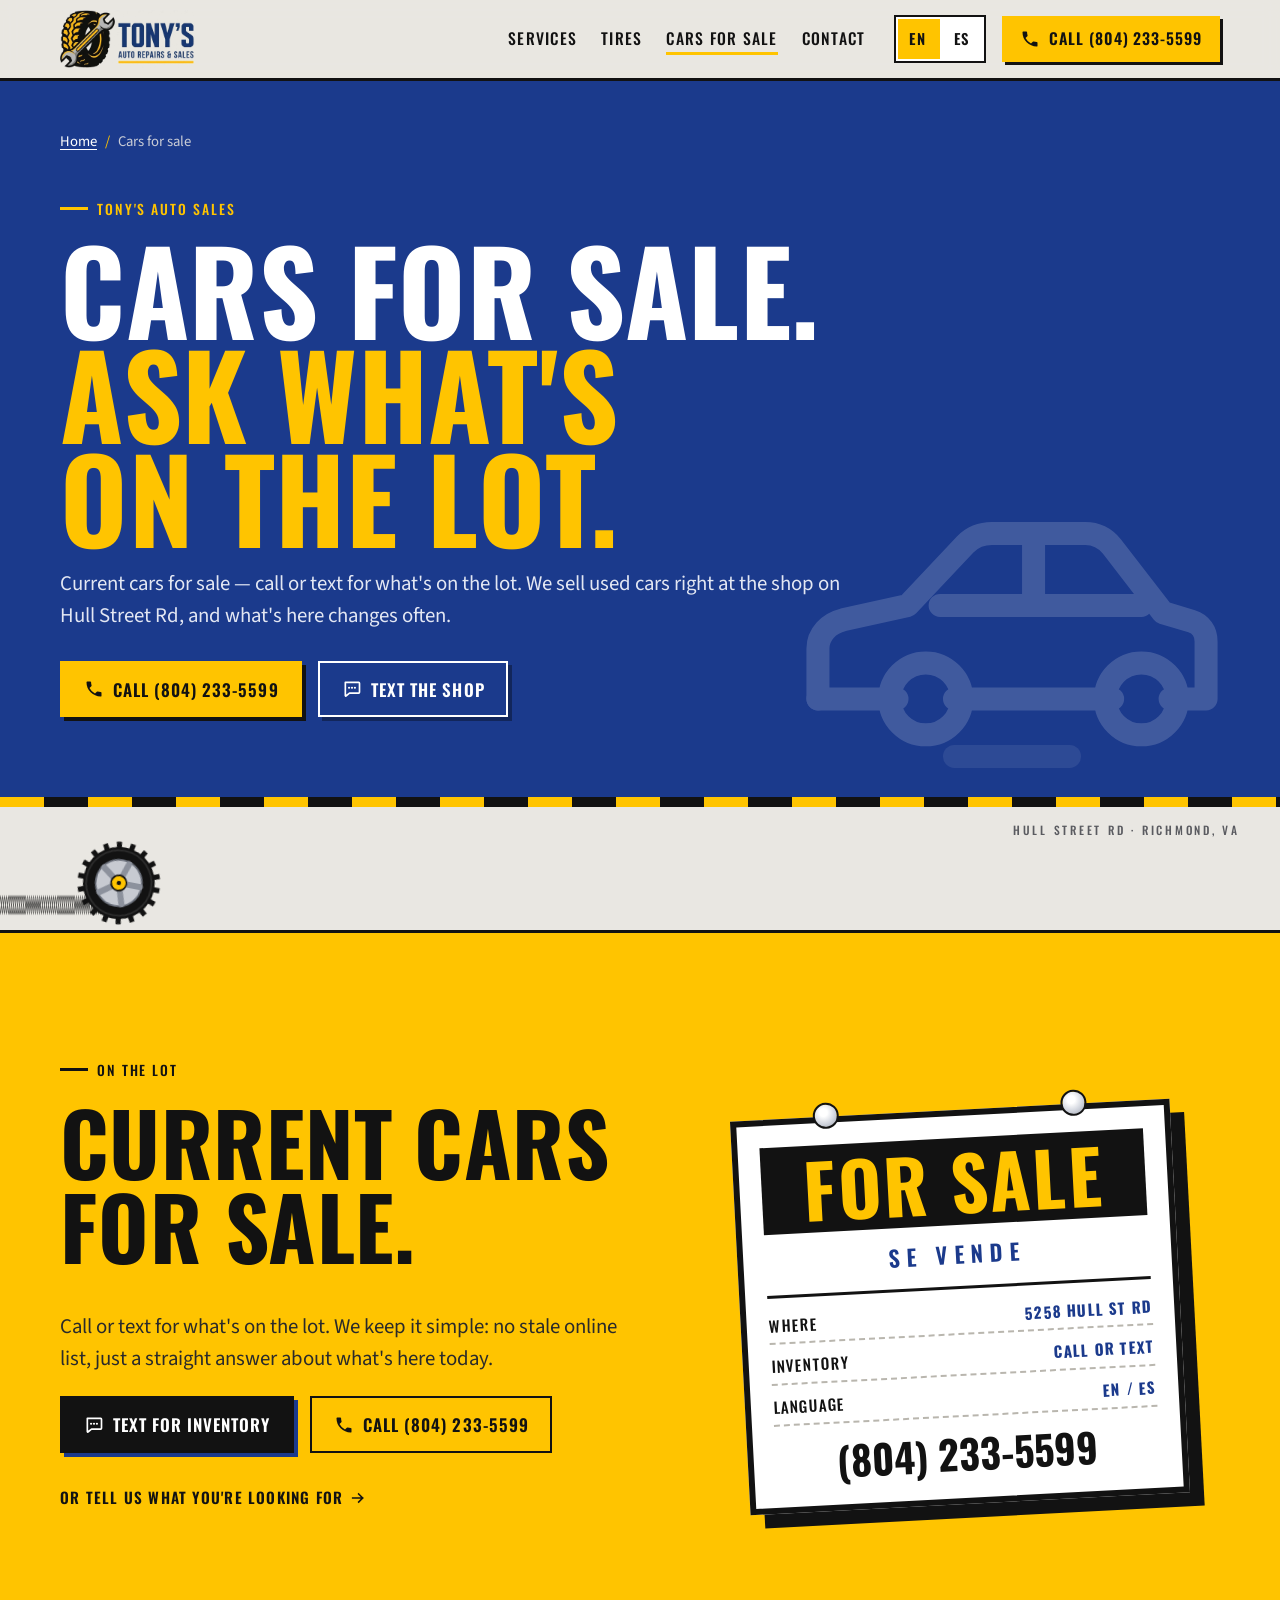
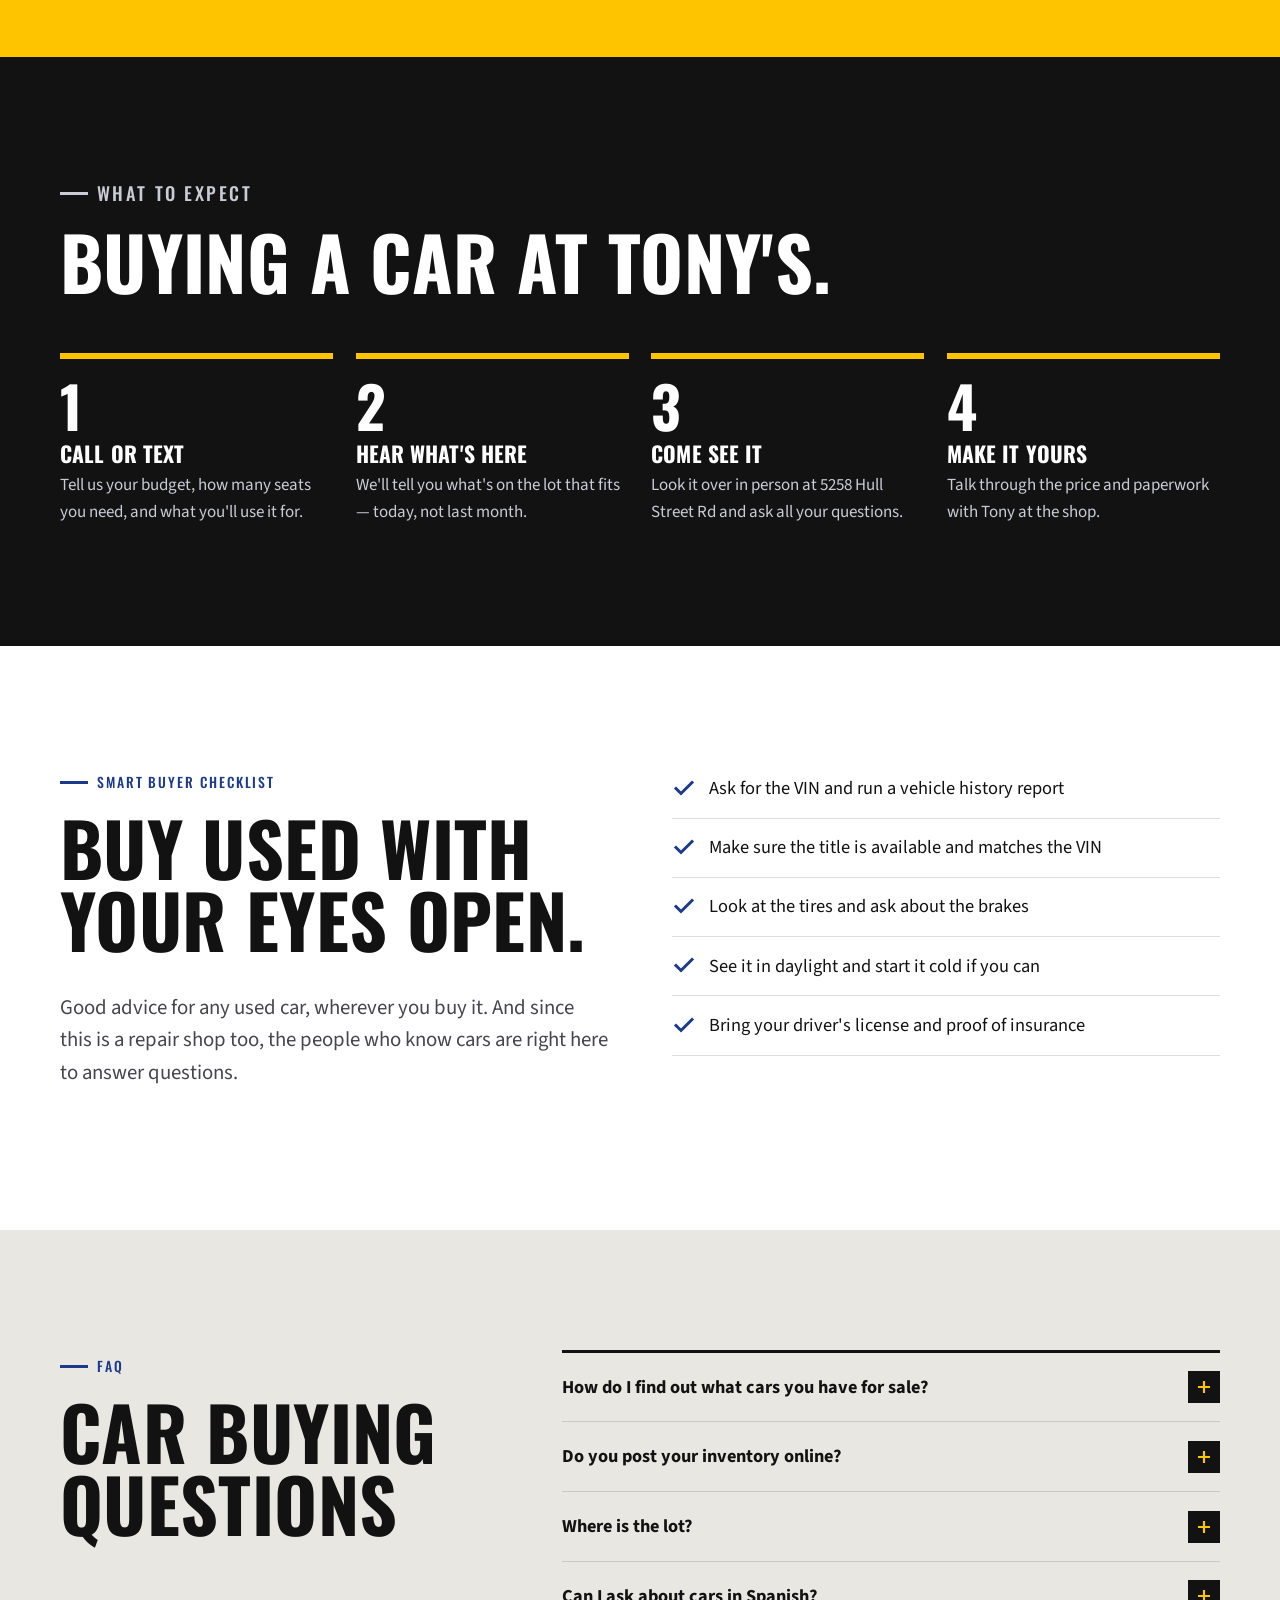
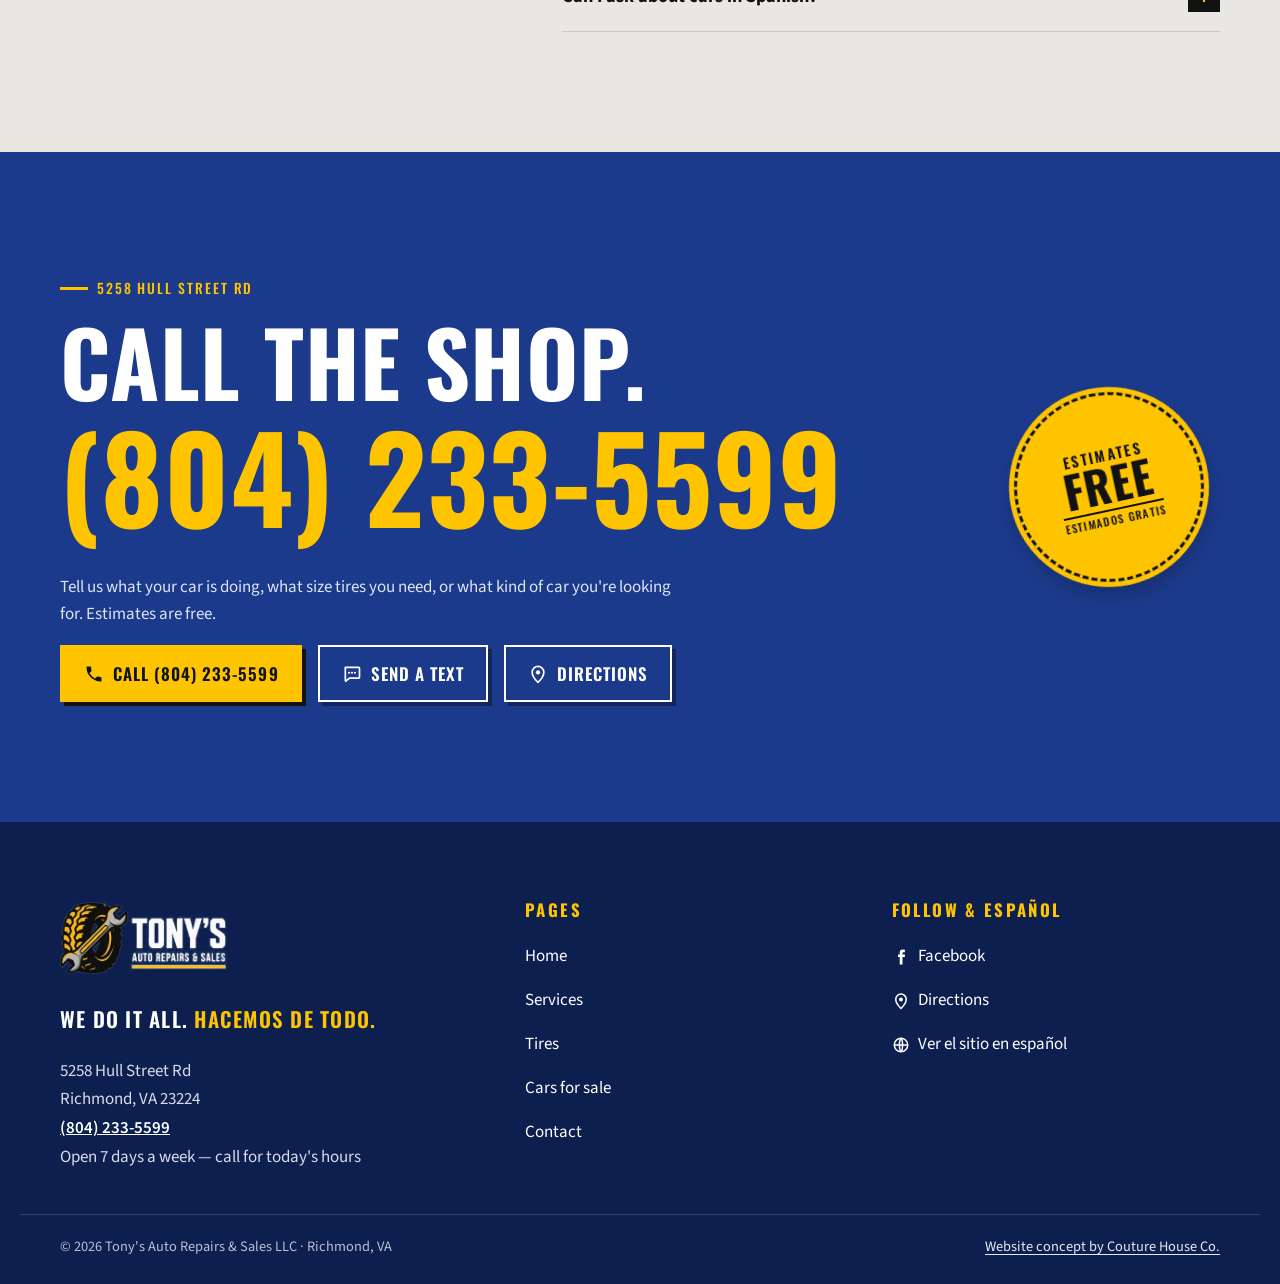
<file: cars.html>
<!doctype html>
<html lang="en">
<head>
<meta charset="utf-8">
<meta name="viewport" content="width=device-width, initial-scale=1, viewport-fit=cover">
<title>Used Cars for Sale on Hull Street | Richmond, VA | Tony&#x27;s</title>
<meta name="description" content="Used cars for sale at Tony&#x27;s on Hull Street Rd, Richmond, VA. Inventory changes. Call or text (804) 233-5599 for what&#x27;s on the lot today.">
<link rel="canonical" href="https://tonys-auto-repairs-sales.netlify.app/cars.html">
<link rel="alternate" hreflang="en" href="https://tonys-auto-repairs-sales.netlify.app/cars.html">
<link rel="alternate" hreflang="es" href="https://tonys-auto-repairs-sales.netlify.app/es/cars.html">
<link rel="alternate" hreflang="x-default" href="https://tonys-auto-repairs-sales.netlify.app/cars.html">
<meta name="theme-color" content="#1B3A8C">
<meta property="og:type" content="website">
<meta property="og:site_name" content="Tony's Auto Repairs &amp; Sales">
<meta property="og:locale" content="en_US">
<meta property="og:locale:alternate" content="es_US">
<meta property="og:title" content="Used Cars for Sale on Hull Street | Richmond, VA | Tony&#x27;s">
<meta property="og:description" content="Used cars for sale at Tony&#x27;s on Hull Street Rd, Richmond, VA. Inventory changes. Call or text (804) 233-5599 for what&#x27;s on the lot today.">
<meta property="og:url" content="https://tonys-auto-repairs-sales.netlify.app/cars.html">
<meta property="og:image" content="https://tonys-auto-repairs-sales.netlify.app/assets/img/share.jpg">
<meta property="og:image:width" content="1200">
<meta property="og:image:height" content="630">
<meta property="og:image:alt" content="Tony's Auto Repairs & Sales shop on Hull Street Rd, Richmond, VA">
<meta name="twitter:card" content="summary_large_image">
<meta name="twitter:title" content="Used Cars for Sale on Hull Street | Richmond, VA | Tony&#x27;s">
<meta name="twitter:description" content="Used cars for sale at Tony&#x27;s on Hull Street Rd, Richmond, VA. Inventory changes. Call or text (804) 233-5599 for what&#x27;s on the lot today.">
<meta name="twitter:image" content="https://tonys-auto-repairs-sales.netlify.app/assets/img/share.jpg">
<link rel="icon" href="assets/img/favicon.svg" type="image/svg+xml">
<link rel="icon" href="assets/img/favicon-32.png" sizes="32x32" type="image/png">
<link rel="apple-touch-icon" href="assets/img/apple-touch-icon.png">
<link rel="manifest" href="site.webmanifest">
<link rel="preload" href="assets/fonts/oswald-latin-wght-normal.woff2" as="font" type="font/woff2" crossorigin>
<link rel="stylesheet" href="assets/css/fonts.css?v=20260930b">
<link rel="stylesheet" href="assets/css/site.css?v=20260930b">
<script>document.documentElement.classList.add('js')</script>
<script src="assets/js/site.js" defer></script>
<script type="application/ld+json">{"@context": "https://schema.org", "@type": "AutoRepair", "@id": "https://tonys-auto-repairs-sales.netlify.app/#business", "additionalType": "https://schema.org/TireShop", "name": "Tony's Auto Repairs & Sales", "legalName": "Tony's Auto Repairs & Sales LLC", "alternateName": ["Tony's Auto Repair", "Tonys Auto Repairs Sale"], "description": "Neighborhood auto repair shop on Hull Street Rd in Southside Richmond, VA: general repair, brakes with free brake inspection, check-engine diagnostics, new and used tires, suspension and lowering installs, and used cars for sale. Free estimates. English and Spanish.", "url": "https://tonys-auto-repairs-sales.netlify.app/", "logo": "https://tonys-auto-repairs-sales.netlify.app/assets/img/tonys-logo.png", "image": ["https://tonys-auto-repairs-sales.netlify.app/assets/img/share.jpg", "https://tonys-auto-repairs-sales.netlify.app/assets/img/shop-front-blue-sky.webp", "https://tonys-auto-repairs-sales.netlify.app/assets/img/shop-bay-open-hull-street.webp"], "telephone": "+1-804-233-5599", "address": {"@type": "PostalAddress", "streetAddress": "5258 Hull Street Rd", "addressLocality": "Richmond", "addressRegion": "VA", "postalCode": "23224", "addressCountry": "US"}, "hasMap": "https://www.google.com/maps/search/?api=1&query=5258+Hull+Street+Rd%2C+Richmond%2C+VA+23224", "areaServed": [{"@type": "City", "name": "Richmond, VA"}, {"@type": "Place", "name": "Southside Richmond"}], "openingHoursSpecification": [{"@type": "OpeningHoursSpecification", "dayOfWeek": ["Monday", "Tuesday", "Wednesday", "Thursday", "Friday", "Saturday"], "opens": "08:00", "closes": "18:00"}], "foundingDate": "2010", "knowsLanguage": ["en", "es"], "sameAs": ["https://www.facebook.com/hullstreettony/"], "contactPoint": {"@type": "ContactPoint", "telephone": "+1-804-233-5599", "contactType": "customer service", "availableLanguage": ["English", "Spanish"]}, "hasOfferCatalog": {"@type": "OfferCatalog", "name": "Services", "itemListElement": [{"@type": "Offer", "itemOffered": {"@type": "Service", "name": "General auto repair", "description": "We do it all: tell us what your car is doing and get a free estimate."}}, {"@type": "Offer", "itemOffered": {"@type": "Service", "name": "Brake service and free brake inspection", "description": "Free brake inspection; brake repair when you need it."}}, {"@type": "Offer", "itemOffered": {"@type": "Service", "name": "Check-engine light diagnostics", "description": "Diagnostics to find out why the check-engine light is on. Ask about a free check-engine scan."}}, {"@type": "Offer", "itemOffered": {"@type": "Service", "name": "New and used tires", "description": "The best prices on new and used tires. Free estimates."}}, {"@type": "Offer", "itemOffered": {"@type": "Service", "name": "Suspension repair and lowering installs", "description": "Suspension work and lowering installs."}}, {"@type": "Offer", "itemOffered": {"@type": "Service", "name": "Used cars for sale", "description": "Used cars for sale on the lot. Call or text for current inventory."}}]}}</script>
<script type="application/ld+json">{"@context": "https://schema.org", "@type": "BreadcrumbList", "itemListElement": [{"@type": "ListItem", "position": 1, "name": "Home", "item": "https://tonys-auto-repairs-sales.netlify.app/"}, {"@type": "ListItem", "position": 2, "name": "Cars for sale", "item": "https://tonys-auto-repairs-sales.netlify.app/cars.html"}]}</script>
<script type="application/ld+json">{"@context": "https://schema.org", "@type": "FAQPage", "mainEntity": [{"@type": "Question", "name": "How do I find out what cars you have for sale?", "acceptedAnswer": {"@type": "Answer", "text": "Call or text (804) 233-5599. Inventory changes often, so we'll tell you what's on the lot right now."}}, {"@type": "Question", "name": "Do you post your inventory online?", "acceptedAnswer": {"@type": "Answer", "text": "Not at the moment. The fastest way to know what's available is to call or text the shop."}}, {"@type": "Question", "name": "Where is the lot?", "acceptedAnswer": {"@type": "Answer", "text": "At the shop, 5258 Hull Street Rd, Richmond, VA 23224, in Southside Richmond."}}, {"@type": "Question", "name": "Can I ask about cars in Spanish?", "acceptedAnswer": {"@type": "Answer", "text": "Yes. Call or text in English or Spanish."}}]}</script>
</head>
<body>
<a class="skip-link" href="#main">Skip to content</a>
<header class="site-header">
  <div class="wrap header-inner">
    <a class="brand" href="index.html" aria-label="Tony's Auto Repairs & Sales home"><img src="assets/img/tonys-logo.webp" width="720" height="310" alt="Tony's Auto Repairs & Sales"></a>
    <nav aria-label="Main menu"><ul class="nav-list"><li><a href="services.html">Services</a></li><li><a href="tires.html">Tires</a></li><li><a href="cars.html" aria-current="page">Cars for sale</a></li><li><a href="contact.html">Contact</a></li></ul></nav>
    <div class="lang-toggle" role="group" aria-label="Language" data-current="en"><span aria-current="true" lang="en">EN</span><a href="es/cars.html" hreflang="es" lang="es" aria-label="Ver esta página en español">ES</a></div>
    <a class="btn header-call" href="tel:+18042335599"><svg viewBox="0 0 24 24" aria-hidden="true" focusable="false"><path d="M6.6 10.8a15.1 15.1 0 0 0 6.6 6.6l2.2-2.2a1 1 0 0 1 1-.25 11.4 11.4 0 0 0 3.6.57 1 1 0 0 1 1 1V20a1 1 0 0 1-1 1A17 17 0 0 1 3 4a1 1 0 0 1 1-1h3.5a1 1 0 0 1 1 1c0 1.25.2 2.45.57 3.6a1 1 0 0 1-.25 1z" fill="currentColor"/></svg>Call (804) 233-5599</a>
    <button class="menu-btn" type="button" aria-expanded="false" aria-controls="mobile-nav" aria-label="Open menu" data-label-open="Open menu" data-label-close="Close menu"><svg class="i-open" viewBox="0 0 24 24" aria-hidden="true" focusable="false"><path d="M3 6h18M3 12h18M3 18h18" stroke="currentColor" stroke-width="2.4"/></svg><svg class="i-close" viewBox="0 0 24 24" aria-hidden="true" focusable="false"><path d="M5 5l14 14M19 5L5 19" stroke="currentColor" stroke-width="2.4"/></svg></button>
  </div>
</header>
<div class="mobile-nav" id="mobile-nav" hidden>
  <nav aria-label="Main menu"><ul><li><a href="index.html">Home<svg viewBox="0 0 24 24" aria-hidden="true" focusable="false"><path d="M4 12h15M13 6l6 6-6 6" fill="none" stroke="currentColor" stroke-width="2.4" stroke-linecap="square"/></svg></a></li><li><a href="services.html">Services<svg viewBox="0 0 24 24" aria-hidden="true" focusable="false"><path d="M4 12h15M13 6l6 6-6 6" fill="none" stroke="currentColor" stroke-width="2.4" stroke-linecap="square"/></svg></a></li><li><a href="tires.html">Tires<svg viewBox="0 0 24 24" aria-hidden="true" focusable="false"><path d="M4 12h15M13 6l6 6-6 6" fill="none" stroke="currentColor" stroke-width="2.4" stroke-linecap="square"/></svg></a></li><li><a href="cars.html" aria-current="page">Cars for sale<svg viewBox="0 0 24 24" aria-hidden="true" focusable="false"><path d="M4 12h15M13 6l6 6-6 6" fill="none" stroke="currentColor" stroke-width="2.4" stroke-linecap="square"/></svg></a></li><li><a href="contact.html">Contact<svg viewBox="0 0 24 24" aria-hidden="true" focusable="false"><path d="M4 12h15M13 6l6 6-6 6" fill="none" stroke="currentColor" stroke-width="2.4" stroke-linecap="square"/></svg></a></li></ul></nav>
  <a class="btn" href="tel:+18042335599"><svg viewBox="0 0 24 24" aria-hidden="true" focusable="false"><path d="M6.6 10.8a15.1 15.1 0 0 0 6.6 6.6l2.2-2.2a1 1 0 0 1 1-.25 11.4 11.4 0 0 0 3.6.57 1 1 0 0 1 1 1V20a1 1 0 0 1-1 1A17 17 0 0 1 3 4a1 1 0 0 1 1-1h3.5a1 1 0 0 1 1 1c0 1.25.2 2.45.57 3.6a1 1 0 0 1-.25 1z" fill="currentColor"/></svg>Call (804) 233-5599</a>
  <p class="mn-meta">5258 Hull Street Rd, Richmond, VA 23224<br>Open 7 days a week &mdash; call for today's hours</p>
</div>
<main id="main">
<section class="page-hero">
  <svg class="ph-art" viewBox="0 0 64 64" aria-hidden="true" focusable="false"><path fill="none" stroke="currentColor" stroke-width="3.2" stroke-linejoin="round" stroke-linecap="round" d="M5 42v-7c0-2 1.5-3.5 3.5-4l9-2 8-8.5c1-1 2.3-1.5 3.7-1.5h13c1.5 0 2.8.7 3.7 1.8L53 30l4 1.2c1.3.4 2 1.5 2 2.8V42h-5"/><path fill="none" stroke="currentColor" stroke-width="3.2" stroke-linejoin="round" stroke-linecap="round" d="M16 42h-11M24 42h22"/><circle fill="none" stroke="currentColor" stroke-width="3.2" stroke-linejoin="round" stroke-linecap="round" cx="20" cy="42" r="5"/><circle fill="none" stroke="currentColor" stroke-width="3.2" stroke-linejoin="round" stroke-linecap="round" cx="50" cy="42" r="5"/><path fill="none" stroke="currentColor" stroke-width="3.2" stroke-linejoin="round" stroke-linecap="round" d="M22 29h28M35 20v9"/><path fill="none" stroke="currentColor" stroke-width="3.2" stroke-linejoin="round" stroke-linecap="round" d="M24 50h16" opacity=".5"/></svg>
  <div class="wrap page-hero-inner">
    <nav class="crumbs" aria-label="Breadcrumb"><ol><li><a href="index.html">Home</a></li><li aria-current="page">Cars for sale</li></ol></nav>
    <p class="eyebrow">Tony's Auto Sales</p>
    <h1>Cars for sale. <span class="hl">Ask what's on the lot.</span></h1>
    <p class="lead">Current cars for sale &mdash; call or text for what's on the lot. We sell used cars right at the shop on Hull Street Rd, and what's here changes often.</p>
    <div class="btn-row"><a class="btn" href="tel:+18042335599"><svg viewBox="0 0 24 24" aria-hidden="true" focusable="false"><path d="M6.6 10.8a15.1 15.1 0 0 0 6.6 6.6l2.2-2.2a1 1 0 0 1 1-.25 11.4 11.4 0 0 0 3.6.57 1 1 0 0 1 1 1V20a1 1 0 0 1-1 1A17 17 0 0 1 3 4a1 1 0 0 1 1-1h3.5a1 1 0 0 1 1 1c0 1.25.2 2.45.57 3.6a1 1 0 0 1-.25 1z" fill="currentColor"/></svg>Call (804) 233-5599</a><a class="btn btn--ghost-light" href="sms:+18042335599"><svg viewBox="0 0 24 24" aria-hidden="true" focusable="false"><path d="M4 4h16a1 1 0 0 1 1 1v11a1 1 0 0 1-1 1H9l-4.3 3.4A.5.5 0 0 1 4 20V5a1 1 0 0 1 0 0z" fill="none" stroke="currentColor" stroke-width="2" stroke-linejoin="round"/><circle cx="8.5" cy="10.5" r="1.3" fill="currentColor"/><circle cx="12" cy="10.5" r="1.3" fill="currentColor"/><circle cx="15.5" cy="10.5" r="1.3" fill="currentColor"/></svg>Text the shop</a></div>
  </div>
</section>
<div class="road" aria-hidden="true"><span class="road-label">Hull Street Rd &middot; Richmond, VA</span><div class="tread"></div><div class="tire"><svg viewBox="0 0 100 100" aria-hidden="true" focusable="false"><rect x="47" y="2" width="6" height="9" fill="#121212" transform="rotate(0 50 50)"/><rect x="47" y="2" width="6" height="9" fill="#121212" transform="rotate(20 50 50)"/><rect x="47" y="2" width="6" height="9" fill="#121212" transform="rotate(40 50 50)"/><rect x="47" y="2" width="6" height="9" fill="#121212" transform="rotate(60 50 50)"/><rect x="47" y="2" width="6" height="9" fill="#121212" transform="rotate(80 50 50)"/><rect x="47" y="2" width="6" height="9" fill="#121212" transform="rotate(100 50 50)"/><rect x="47" y="2" width="6" height="9" fill="#121212" transform="rotate(120 50 50)"/><rect x="47" y="2" width="6" height="9" fill="#121212" transform="rotate(140 50 50)"/><rect x="47" y="2" width="6" height="9" fill="#121212" transform="rotate(160 50 50)"/><rect x="47" y="2" width="6" height="9" fill="#121212" transform="rotate(180 50 50)"/><rect x="47" y="2" width="6" height="9" fill="#121212" transform="rotate(200 50 50)"/><rect x="47" y="2" width="6" height="9" fill="#121212" transform="rotate(220 50 50)"/><rect x="47" y="2" width="6" height="9" fill="#121212" transform="rotate(240 50 50)"/><rect x="47" y="2" width="6" height="9" fill="#121212" transform="rotate(260 50 50)"/><rect x="47" y="2" width="6" height="9" fill="#121212" transform="rotate(280 50 50)"/><rect x="47" y="2" width="6" height="9" fill="#121212" transform="rotate(300 50 50)"/><rect x="47" y="2" width="6" height="9" fill="#121212" transform="rotate(320 50 50)"/><rect x="47" y="2" width="6" height="9" fill="#121212" transform="rotate(340 50 50)"/><circle cx="50" cy="50" r="42" fill="#121212"/><circle cx="50" cy="50" r="38" fill="none" stroke="#2c2c2c" stroke-width="2"/><circle cx="50" cy="50" r="27" fill="#c7cad1"/><circle cx="50" cy="50" r="27" fill="none" stroke="#6b707b" stroke-width="2"/><path d="M50 50 L50 25" stroke="#8c919c" stroke-width="7" stroke-linecap="round" transform="rotate(0 50 50)"/><path d="M50 50 L50 25" stroke="#8c919c" stroke-width="7" stroke-linecap="round" transform="rotate(72 50 50)"/><path d="M50 50 L50 25" stroke="#8c919c" stroke-width="7" stroke-linecap="round" transform="rotate(144 50 50)"/><path d="M50 50 L50 25" stroke="#8c919c" stroke-width="7" stroke-linecap="round" transform="rotate(216 50 50)"/><path d="M50 50 L50 25" stroke="#8c919c" stroke-width="7" stroke-linecap="round" transform="rotate(288 50 50)"/><circle cx="50" cy="50" r="9" fill="#FFC400" stroke="#121212" stroke-width="2"/><circle cx="50" cy="50" r="2.5" fill="#121212"/></svg></div></div>
<section class="section section--yellow" aria-labelledby="lot-h">
  <div class="wrap cars-grid">
    <div class="reveal">
      <p class="eyebrow">On the lot</p>
      <h2 id="lot-h">Current cars for sale.</h2>
      <p class="lead">Call or text for what's on the lot. We keep it simple: no stale online list, just a straight answer about what's here today.</p>
      <div class="btn-row"><a class="btn btn--dark" href="sms:+18042335599"><svg viewBox="0 0 24 24" aria-hidden="true" focusable="false"><path d="M4 4h16a1 1 0 0 1 1 1v11a1 1 0 0 1-1 1H9l-4.3 3.4A.5.5 0 0 1 4 20V5a1 1 0 0 1 0 0z" fill="none" stroke="currentColor" stroke-width="2" stroke-linejoin="round"/><circle cx="8.5" cy="10.5" r="1.3" fill="currentColor"/><circle cx="12" cy="10.5" r="1.3" fill="currentColor"/><circle cx="15.5" cy="10.5" r="1.3" fill="currentColor"/></svg>Text for inventory</a><a class="btn btn--outline" href="tel:+18042335599"><svg viewBox="0 0 24 24" aria-hidden="true" focusable="false"><path d="M6.6 10.8a15.1 15.1 0 0 0 6.6 6.6l2.2-2.2a1 1 0 0 1 1-.25 11.4 11.4 0 0 0 3.6.57 1 1 0 0 1 1 1V20a1 1 0 0 1-1 1A17 17 0 0 1 3 4a1 1 0 0 1 1-1h3.5a1 1 0 0 1 1 1c0 1.25.2 2.45.57 3.6a1 1 0 0 1-.25 1z" fill="currentColor"/></svg>Call (804) 233-5599</a></div>
      <p style="margin-top:1.4rem"><a class="text-link" href="contact.html">Or tell us what you're looking for<svg viewBox="0 0 24 24" aria-hidden="true" focusable="false"><path d="M4 12h15M13 6l6 6-6 6" fill="none" stroke="currentColor" stroke-width="2.4" stroke-linecap="square"/></svg></a></p>
    </div>
    <div class="sale-wrap reveal reveal-d1" aria-hidden="true"><div class="sale-sign">
      <div class="sale-top">FOR SALE</div>
      <div class="sale-es">SE VENDE</div>
      <div class="sale-lines"><div>Where <b>5258 Hull St Rd</b></div><div>Inventory <b>Call or text</b></div><div>Language <b>EN / ES</b></div></div>
      <span class="sale-phone">(804) 233-5599</span>
    </div></div>
  </div>
</section>
<section class="section section--ink" aria-labelledby="buy-h">
  <div class="wrap">
    <div class="section-head reveal"><p class="eyebrow">What to expect</p><h2 id="buy-h">Buying a car at Tony's.</h2></div>
    <ol class="steps"><li class="reveal reveal-d0"><h3>Call or text</h3><p>Tell us your budget, how many seats you need, and what you'll use it for.</p></li><li class="reveal reveal-d1"><h3>Hear what's here</h3><p>We'll tell you what's on the lot that fits &mdash; today, not last month.</p></li><li class="reveal reveal-d2"><h3>Come see it</h3><p>Look it over in person at 5258 Hull Street Rd and ask all your questions.</p></li><li class="reveal reveal-d3"><h3>Make it yours</h3><p>Talk through the price and paperwork with Tony at the shop.</p></li></ol>
  </div>
</section>
<section class="section section--white" aria-labelledby="check-h">
  <div class="wrap two-col">
    <div class="reveal">
      <p class="eyebrow blue">Smart buyer checklist</p>
      <h2 id="check-h">Buy used with your eyes open.</h2>
      <p class="lead" style="color:var(--muted)">Good advice for any used car, wherever you buy it. And since this is a repair shop too, the people who know cars are right here to answer questions.</p>
    </div>
    <div class="reveal reveal-d1"><ul class="check-list lined" style="margin-top:.5rem"><li><svg viewBox="0 0 24 24" aria-hidden="true" focusable="false"><path d="M4 12.5l5 5L20 6.5" fill="none" stroke="currentColor" stroke-width="3" stroke-linecap="square"/></svg><span>Ask for the VIN and run a vehicle history report</span></li><li><svg viewBox="0 0 24 24" aria-hidden="true" focusable="false"><path d="M4 12.5l5 5L20 6.5" fill="none" stroke="currentColor" stroke-width="3" stroke-linecap="square"/></svg><span>Make sure the title is available and matches the VIN</span></li><li><svg viewBox="0 0 24 24" aria-hidden="true" focusable="false"><path d="M4 12.5l5 5L20 6.5" fill="none" stroke="currentColor" stroke-width="3" stroke-linecap="square"/></svg><span>Look at the tires and ask about the brakes</span></li><li><svg viewBox="0 0 24 24" aria-hidden="true" focusable="false"><path d="M4 12.5l5 5L20 6.5" fill="none" stroke="currentColor" stroke-width="3" stroke-linecap="square"/></svg><span>See it in daylight and start it cold if you can</span></li><li><svg viewBox="0 0 24 24" aria-hidden="true" focusable="false"><path d="M4 12.5l5 5L20 6.5" fill="none" stroke="currentColor" stroke-width="3" stroke-linecap="square"/></svg><span>Bring your driver's license and proof of insurance</span></li></ul></div>
  </div>
</section>
<section class="section" aria-labelledby="faq-h">
  <div class="wrap facts-wrap">
    <div class="reveal"><p class="eyebrow blue">FAQ</p><h2 id="faq-h">Car buying questions</h2></div>
    <div class="faq"><details class="reveal"><summary>How do I find out what cars you have for sale?<span class="pm"><svg viewBox="0 0 24 24" aria-hidden="true" focusable="false"><path d="M12 3v18M3 12h18" stroke="currentColor" stroke-width="3.2"/></svg></span></summary><div class="ans"><p>Call or text (804) 233-5599. Inventory changes often, so we&#x27;ll tell you what&#x27;s on the lot right now.</p></div></details><details class="reveal"><summary>Do you post your inventory online?<span class="pm"><svg viewBox="0 0 24 24" aria-hidden="true" focusable="false"><path d="M12 3v18M3 12h18" stroke="currentColor" stroke-width="3.2"/></svg></span></summary><div class="ans"><p>Not at the moment. The fastest way to know what&#x27;s available is to call or text the shop.</p></div></details><details class="reveal"><summary>Where is the lot?<span class="pm"><svg viewBox="0 0 24 24" aria-hidden="true" focusable="false"><path d="M12 3v18M3 12h18" stroke="currentColor" stroke-width="3.2"/></svg></span></summary><div class="ans"><p>At the shop, 5258 Hull Street Rd, Richmond, VA 23224, in Southside Richmond.</p></div></details><details class="reveal"><summary>Can I ask about cars in Spanish?<span class="pm"><svg viewBox="0 0 24 24" aria-hidden="true" focusable="false"><path d="M12 3v18M3 12h18" stroke="currentColor" stroke-width="3.2"/></svg></span></summary><div class="ans"><p>Yes. Call or text in English or Spanish.</p></div></details></div>
  </div>
</section>
<section class="section section--blue cta" aria-labelledby="cta-h">
  <div class="wrap cta-inner">
    <div>
      <p class="eyebrow">5258 Hull Street Rd</p>
      <h2 id="cta-h">Call the shop.</h2>
      <a class="big-phone" href="tel:+18042335599">(804) 233-5599</a>
      <p>Tell us what your car is doing, what size tires you need, or what kind of car you're looking for. Estimates are free.</p>
      <div class="btn-row">
        <a class="btn" href="tel:+18042335599"><svg viewBox="0 0 24 24" aria-hidden="true" focusable="false"><path d="M6.6 10.8a15.1 15.1 0 0 0 6.6 6.6l2.2-2.2a1 1 0 0 1 1-.25 11.4 11.4 0 0 0 3.6.57 1 1 0 0 1 1 1V20a1 1 0 0 1-1 1A17 17 0 0 1 3 4a1 1 0 0 1 1-1h3.5a1 1 0 0 1 1 1c0 1.25.2 2.45.57 3.6a1 1 0 0 1-.25 1z" fill="currentColor"/></svg>Call (804) 233-5599</a>
        <a class="btn btn--ghost-light" href="sms:+18042335599"><svg viewBox="0 0 24 24" aria-hidden="true" focusable="false"><path d="M4 4h16a1 1 0 0 1 1 1v11a1 1 0 0 1-1 1H9l-4.3 3.4A.5.5 0 0 1 4 20V5a1 1 0 0 1 0 0z" fill="none" stroke="currentColor" stroke-width="2" stroke-linejoin="round"/><circle cx="8.5" cy="10.5" r="1.3" fill="currentColor"/><circle cx="12" cy="10.5" r="1.3" fill="currentColor"/><circle cx="15.5" cy="10.5" r="1.3" fill="currentColor"/></svg>Send a text</a>
        <a class="btn btn--ghost-light" href="https://www.google.com/maps/search/?api=1&query=5258+Hull+Street+Rd%2C+Richmond%2C+VA+23224" rel="noopener" target="_blank"><svg viewBox="0 0 24 24" aria-hidden="true" focusable="false"><path d="M12 22s7-6.6 7-12.2A7 7 0 0 0 5 9.8C5 15.4 12 22 12 22z" fill="none" stroke="currentColor" stroke-width="2"/><circle cx="12" cy="10" r="2.6" fill="currentColor"/></svg>Directions</a>
      </div>
    </div>
    <div class="stamp " data-stamp aria-hidden="true"><span><small>Estimates</small><b>Free</b><i>Estimados gratis</i></span></div>
  </div>
</section>
</main>
<footer class="site-footer">
  <div class="wrap foot-grid">
    <div>
      <a class="brand" href="index.html" aria-label="Tony's Auto Repairs & Sales home"><img src="assets/img/tonys-logo-reverse.webp" width="720" height="310" alt="Tony's Auto Repairs & Sales"></a>
      <p class="foot-tag">We do it all. <span>Hacemos de todo.</span></p>
      <address>5258 Hull Street Rd<br>Richmond, VA 23224<br><a href="tel:+18042335599">(804) 233-5599</a><br>Open 7 days a week &mdash; call for today's hours</address>
    </div>
    <div>
      <h2>Pages</h2>
      <ul><li><a href="index.html">Home</a></li><li><a href="services.html">Services</a></li><li><a href="tires.html">Tires</a></li><li><a href="cars.html">Cars for sale</a></li><li><a href="contact.html">Contact</a></li></ul>
    </div>
    <div>
      <h2>Follow &amp; español</h2>
      <ul>
        <li><a href="https://www.facebook.com/hullstreettony/" rel="noopener" target="_blank"><svg viewBox="0 0 24 24" aria-hidden="true" focusable="false"><path d="M14 8.5V6.8c0-.8.5-1 1-1h2.2V2.2L14.3 2C11 2 10.3 4.4 10.3 6v2.5H8V12h2.3v10H14V12h3l.4-3.5z" fill="currentColor"/></svg>Facebook<span class="visually-hidden"> (opens in a new tab)</span></a></li>
        <li><a href="https://www.google.com/maps/search/?api=1&query=5258+Hull+Street+Rd%2C+Richmond%2C+VA+23224" rel="noopener" target="_blank"><svg viewBox="0 0 24 24" aria-hidden="true" focusable="false"><path d="M12 22s7-6.6 7-12.2A7 7 0 0 0 5 9.8C5 15.4 12 22 12 22z" fill="none" stroke="currentColor" stroke-width="2"/><circle cx="12" cy="10" r="2.6" fill="currentColor"/></svg>Directions<span class="visually-hidden"> (opens in a new tab)</span></a></li>
        <li><a href="es/index.html" hreflang="es" lang="es"><svg viewBox="0 0 24 24" aria-hidden="true" focusable="false"><circle cx="12" cy="12" r="9" fill="none" stroke="currentColor" stroke-width="2"/><path d="M3 12h18M12 3c2.8 3 2.8 15 0 18M12 3c-2.8 3-2.8 15 0 18" fill="none" stroke="currentColor" stroke-width="2"/></svg>Ver el sitio en español</a></li>
      </ul>
    </div>
  </div>
  <div class="wrap foot-bottom">
    <span>&copy; <span data-year>2026</span> Tony's Auto Repairs &amp; Sales LLC &middot; Richmond, VA</span>
    <a href="https://couturehouse.co" rel="noopener">Website concept by Couture House Co.</a>
  </div>
</footer>
<nav class="action-bar" aria-label="Quick actions">
  <a class="ab-call" href="tel:+18042335599" aria-label="Call (804) 233-5599"><svg viewBox="0 0 24 24" aria-hidden="true" focusable="false"><path d="M6.6 10.8a15.1 15.1 0 0 0 6.6 6.6l2.2-2.2a1 1 0 0 1 1-.25 11.4 11.4 0 0 0 3.6.57 1 1 0 0 1 1 1V20a1 1 0 0 1-1 1A17 17 0 0 1 3 4a1 1 0 0 1 1-1h3.5a1 1 0 0 1 1 1c0 1.25.2 2.45.57 3.6a1 1 0 0 1-.25 1z" fill="currentColor"/></svg>(804) 233-5599</a>
  <a href="sms:+18042335599"><svg viewBox="0 0 24 24" aria-hidden="true" focusable="false"><path d="M4 4h16a1 1 0 0 1 1 1v11a1 1 0 0 1-1 1H9l-4.3 3.4A.5.5 0 0 1 4 20V5a1 1 0 0 1 0 0z" fill="none" stroke="currentColor" stroke-width="2" stroke-linejoin="round"/><circle cx="8.5" cy="10.5" r="1.3" fill="currentColor"/><circle cx="12" cy="10.5" r="1.3" fill="currentColor"/><circle cx="15.5" cy="10.5" r="1.3" fill="currentColor"/></svg>Text</a>
  <a href="https://www.google.com/maps/search/?api=1&query=5258+Hull+Street+Rd%2C+Richmond%2C+VA+23224" rel="noopener" target="_blank"><svg viewBox="0 0 24 24" aria-hidden="true" focusable="false"><path d="M12 22s7-6.6 7-12.2A7 7 0 0 0 5 9.8C5 15.4 12 22 12 22z" fill="none" stroke="currentColor" stroke-width="2"/><circle cx="12" cy="10" r="2.6" fill="currentColor"/></svg>Directions</a>
</nav>
</body>
</html>
</file>
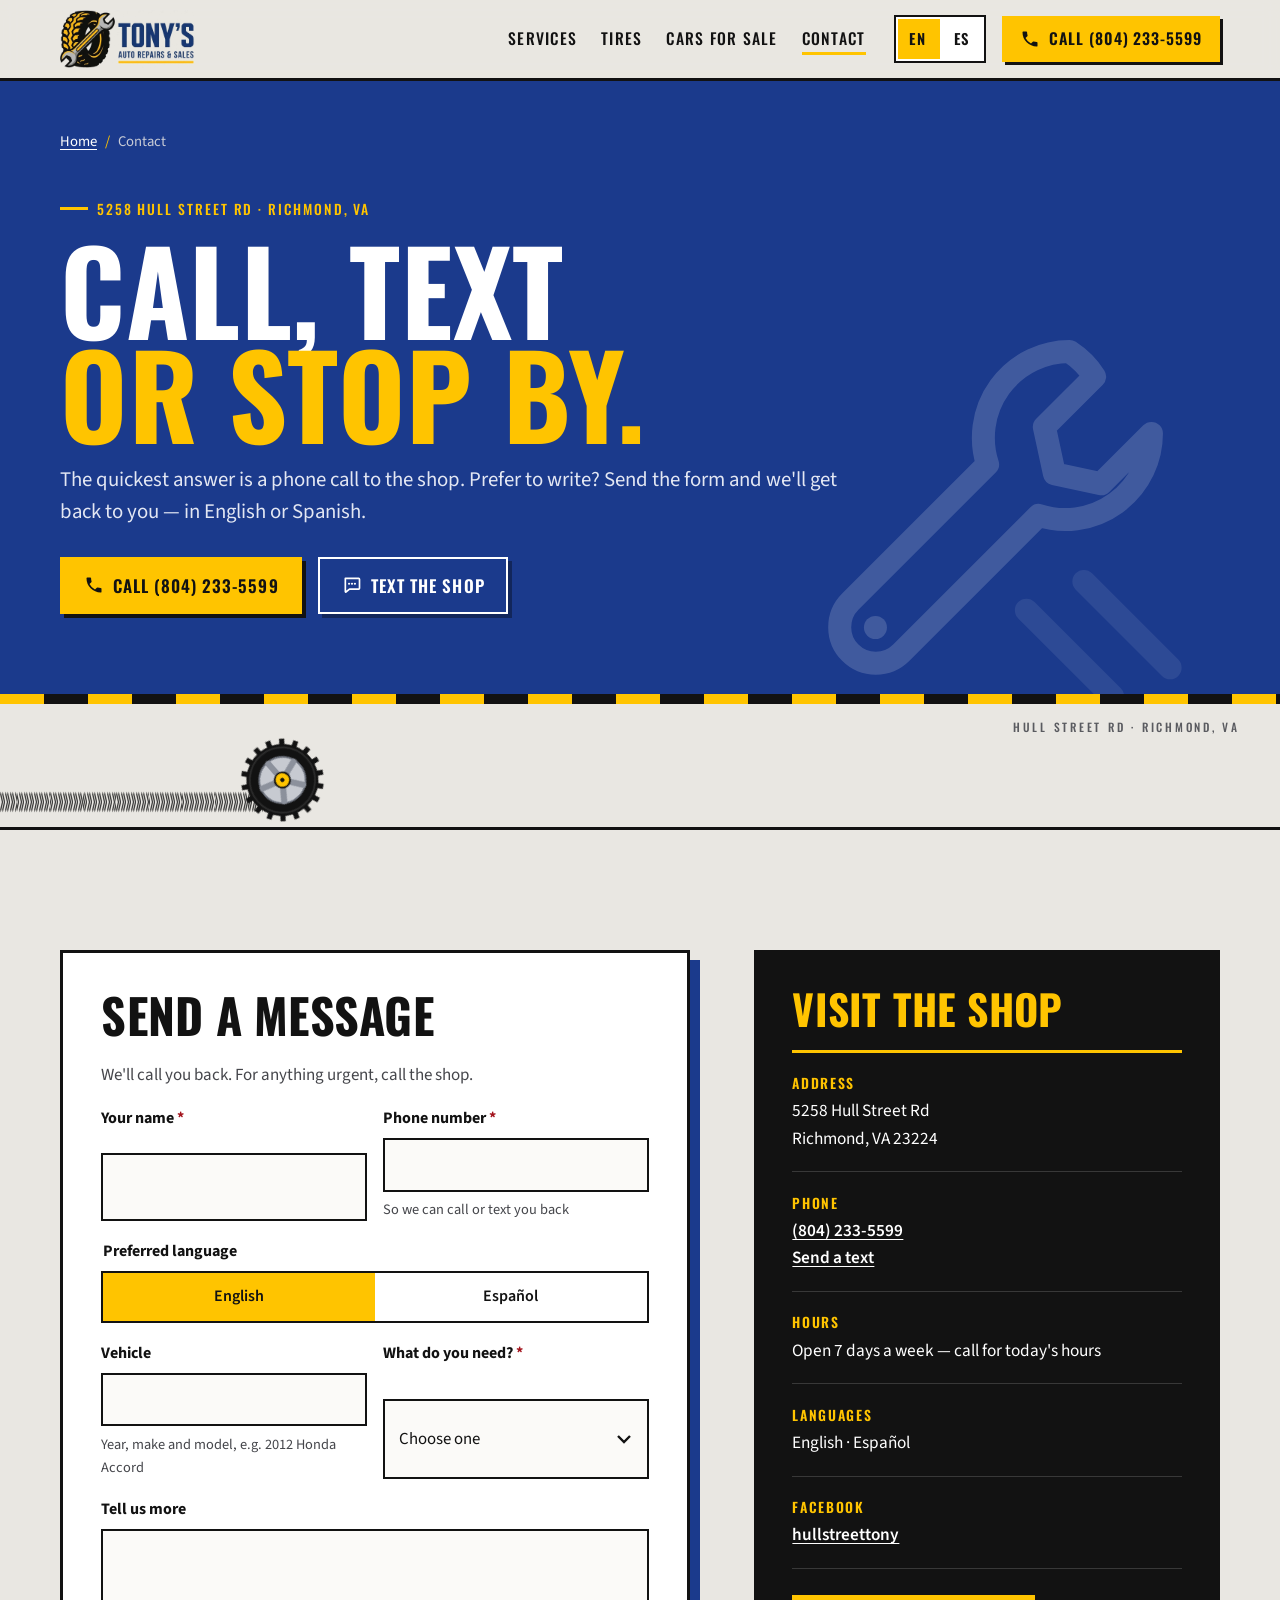
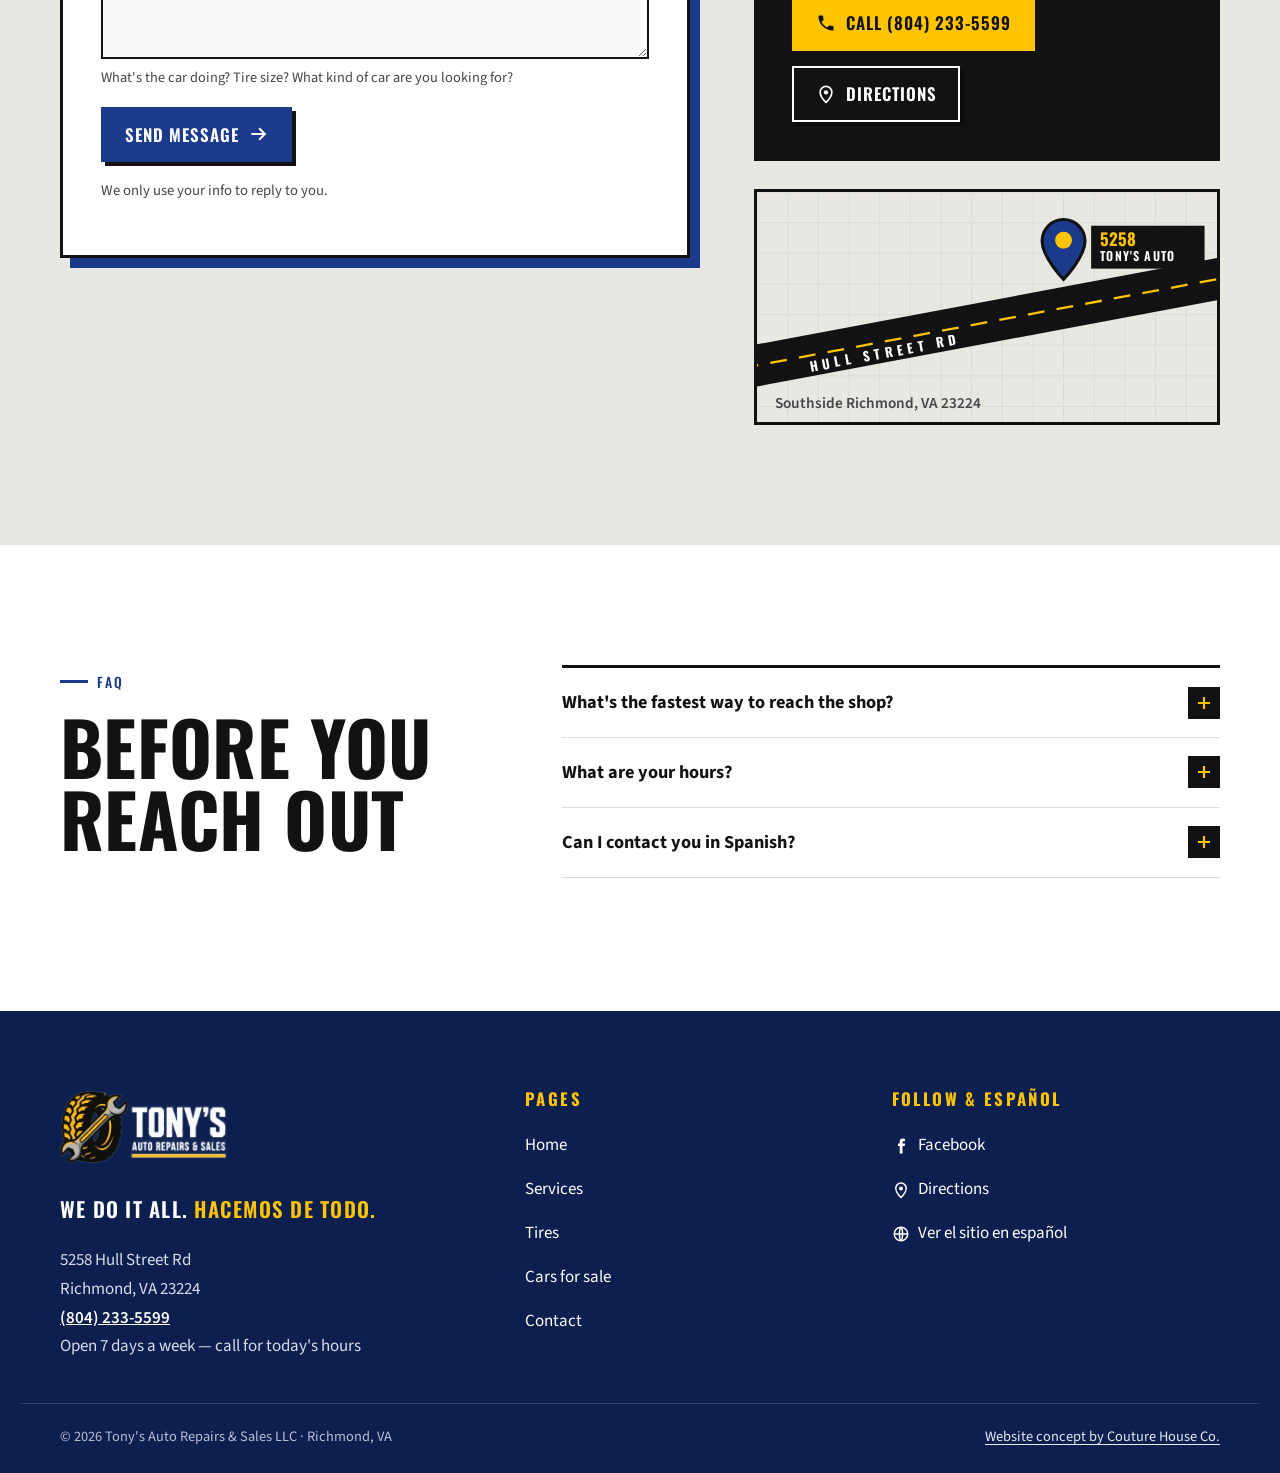
<file: contact.html>
<!doctype html>
<html lang="en">
<head>
<meta charset="utf-8">
<meta name="viewport" content="width=device-width, initial-scale=1, viewport-fit=cover">
<title>Contact Tony&#x27;s Auto Repairs | Hull Street, Richmond, VA</title>
<meta name="description" content="Call (804) 233-5599 or send a message to Tony&#x27;s Auto Repairs &amp; Sales, 5258 Hull Street Rd, Richmond, VA 23224. Free estimates. English or Spanish.">
<link rel="canonical" href="https://tonys-auto-repairs-sales.netlify.app/contact.html">
<link rel="alternate" hreflang="en" href="https://tonys-auto-repairs-sales.netlify.app/contact.html">
<link rel="alternate" hreflang="es" href="https://tonys-auto-repairs-sales.netlify.app/es/contact.html">
<link rel="alternate" hreflang="x-default" href="https://tonys-auto-repairs-sales.netlify.app/contact.html">
<meta name="theme-color" content="#1B3A8C">
<meta property="og:type" content="website">
<meta property="og:site_name" content="Tony's Auto Repairs &amp; Sales">
<meta property="og:locale" content="en_US">
<meta property="og:locale:alternate" content="es_US">
<meta property="og:title" content="Contact Tony&#x27;s Auto Repairs | Hull Street, Richmond, VA">
<meta property="og:description" content="Call (804) 233-5599 or send a message to Tony&#x27;s Auto Repairs &amp; Sales, 5258 Hull Street Rd, Richmond, VA 23224. Free estimates. English or Spanish.">
<meta property="og:url" content="https://tonys-auto-repairs-sales.netlify.app/contact.html">
<meta property="og:image" content="https://tonys-auto-repairs-sales.netlify.app/assets/img/share.jpg">
<meta property="og:image:width" content="1200">
<meta property="og:image:height" content="630">
<meta property="og:image:alt" content="Tony's Auto Repairs & Sales shop on Hull Street Rd, Richmond, VA">
<meta name="twitter:card" content="summary_large_image">
<meta name="twitter:title" content="Contact Tony&#x27;s Auto Repairs | Hull Street, Richmond, VA">
<meta name="twitter:description" content="Call (804) 233-5599 or send a message to Tony&#x27;s Auto Repairs &amp; Sales, 5258 Hull Street Rd, Richmond, VA 23224. Free estimates. English or Spanish.">
<meta name="twitter:image" content="https://tonys-auto-repairs-sales.netlify.app/assets/img/share.jpg">
<link rel="icon" href="assets/img/favicon.svg" type="image/svg+xml">
<link rel="icon" href="assets/img/favicon-32.png" sizes="32x32" type="image/png">
<link rel="apple-touch-icon" href="assets/img/apple-touch-icon.png">
<link rel="manifest" href="site.webmanifest">
<link rel="preload" href="assets/fonts/oswald-latin-wght-normal.woff2" as="font" type="font/woff2" crossorigin>
<link rel="stylesheet" href="assets/css/fonts.css?v=20260930b">
<link rel="stylesheet" href="assets/css/site.css?v=20260930b">
<script>document.documentElement.classList.add('js')</script>
<script src="assets/js/site.js" defer></script>
<script type="application/ld+json">{"@context": "https://schema.org", "@type": "AutoRepair", "@id": "https://tonys-auto-repairs-sales.netlify.app/#business", "additionalType": "https://schema.org/TireShop", "name": "Tony's Auto Repairs & Sales", "legalName": "Tony's Auto Repairs & Sales LLC", "alternateName": ["Tony's Auto Repair", "Tonys Auto Repairs Sale"], "description": "Neighborhood auto repair shop on Hull Street Rd in Southside Richmond, VA: general repair, brakes with free brake inspection, check-engine diagnostics, new and used tires, suspension and lowering installs, and used cars for sale. Free estimates. English and Spanish.", "url": "https://tonys-auto-repairs-sales.netlify.app/", "logo": "https://tonys-auto-repairs-sales.netlify.app/assets/img/tonys-logo.png", "image": ["https://tonys-auto-repairs-sales.netlify.app/assets/img/share.jpg", "https://tonys-auto-repairs-sales.netlify.app/assets/img/shop-front-blue-sky.webp", "https://tonys-auto-repairs-sales.netlify.app/assets/img/shop-bay-open-hull-street.webp"], "telephone": "+1-804-233-5599", "address": {"@type": "PostalAddress", "streetAddress": "5258 Hull Street Rd", "addressLocality": "Richmond", "addressRegion": "VA", "postalCode": "23224", "addressCountry": "US"}, "hasMap": "https://www.google.com/maps/search/?api=1&query=5258+Hull+Street+Rd%2C+Richmond%2C+VA+23224", "areaServed": [{"@type": "City", "name": "Richmond, VA"}, {"@type": "Place", "name": "Southside Richmond"}], "openingHoursSpecification": [{"@type": "OpeningHoursSpecification", "dayOfWeek": ["Monday", "Tuesday", "Wednesday", "Thursday", "Friday", "Saturday"], "opens": "08:00", "closes": "18:00"}], "foundingDate": "2010", "knowsLanguage": ["en", "es"], "sameAs": ["https://www.facebook.com/hullstreettony/"], "contactPoint": {"@type": "ContactPoint", "telephone": "+1-804-233-5599", "contactType": "customer service", "availableLanguage": ["English", "Spanish"]}, "hasOfferCatalog": {"@type": "OfferCatalog", "name": "Services", "itemListElement": [{"@type": "Offer", "itemOffered": {"@type": "Service", "name": "General auto repair", "description": "We do it all: tell us what your car is doing and get a free estimate."}}, {"@type": "Offer", "itemOffered": {"@type": "Service", "name": "Brake service and free brake inspection", "description": "Free brake inspection; brake repair when you need it."}}, {"@type": "Offer", "itemOffered": {"@type": "Service", "name": "Check-engine light diagnostics", "description": "Diagnostics to find out why the check-engine light is on. Ask about a free check-engine scan."}}, {"@type": "Offer", "itemOffered": {"@type": "Service", "name": "New and used tires", "description": "The best prices on new and used tires. Free estimates."}}, {"@type": "Offer", "itemOffered": {"@type": "Service", "name": "Suspension repair and lowering installs", "description": "Suspension work and lowering installs."}}, {"@type": "Offer", "itemOffered": {"@type": "Service", "name": "Used cars for sale", "description": "Used cars for sale on the lot. Call or text for current inventory."}}]}}</script>
<script type="application/ld+json">{"@context": "https://schema.org", "@type": "BreadcrumbList", "itemListElement": [{"@type": "ListItem", "position": 1, "name": "Home", "item": "https://tonys-auto-repairs-sales.netlify.app/"}, {"@type": "ListItem", "position": 2, "name": "Contact", "item": "https://tonys-auto-repairs-sales.netlify.app/contact.html"}]}</script>
<script type="application/ld+json">{"@context": "https://schema.org", "@type": "FAQPage", "mainEntity": [{"@type": "Question", "name": "What's the fastest way to reach the shop?", "acceptedAnswer": {"@type": "Answer", "text": "Call (804) 233-5599. For a callback, send the form on this page with your phone number."}}, {"@type": "Question", "name": "What are your hours?", "acceptedAnswer": {"@type": "Answer", "text": "Our card says open 7 days a week. Call (804) 233-5599 to confirm today's hours."}}, {"@type": "Question", "name": "Can I contact you in Spanish?", "acceptedAnswer": {"@type": "Answer", "text": "Yes. Choose Spanish on the form or just call and speak Spanish."}}]}</script>
</head>
<body>
<a class="skip-link" href="#main">Skip to content</a>
<header class="site-header">
  <div class="wrap header-inner">
    <a class="brand" href="index.html" aria-label="Tony's Auto Repairs & Sales home"><img src="assets/img/tonys-logo.webp" width="720" height="310" alt="Tony's Auto Repairs & Sales"></a>
    <nav aria-label="Main menu"><ul class="nav-list"><li><a href="services.html">Services</a></li><li><a href="tires.html">Tires</a></li><li><a href="cars.html">Cars for sale</a></li><li><a href="contact.html" aria-current="page">Contact</a></li></ul></nav>
    <div class="lang-toggle" role="group" aria-label="Language" data-current="en"><span aria-current="true" lang="en">EN</span><a href="es/contact.html" hreflang="es" lang="es" aria-label="Ver esta página en español">ES</a></div>
    <a class="btn header-call" href="tel:+18042335599"><svg viewBox="0 0 24 24" aria-hidden="true" focusable="false"><path d="M6.6 10.8a15.1 15.1 0 0 0 6.6 6.6l2.2-2.2a1 1 0 0 1 1-.25 11.4 11.4 0 0 0 3.6.57 1 1 0 0 1 1 1V20a1 1 0 0 1-1 1A17 17 0 0 1 3 4a1 1 0 0 1 1-1h3.5a1 1 0 0 1 1 1c0 1.25.2 2.45.57 3.6a1 1 0 0 1-.25 1z" fill="currentColor"/></svg>Call (804) 233-5599</a>
    <button class="menu-btn" type="button" aria-expanded="false" aria-controls="mobile-nav" aria-label="Open menu" data-label-open="Open menu" data-label-close="Close menu"><svg class="i-open" viewBox="0 0 24 24" aria-hidden="true" focusable="false"><path d="M3 6h18M3 12h18M3 18h18" stroke="currentColor" stroke-width="2.4"/></svg><svg class="i-close" viewBox="0 0 24 24" aria-hidden="true" focusable="false"><path d="M5 5l14 14M19 5L5 19" stroke="currentColor" stroke-width="2.4"/></svg></button>
  </div>
</header>
<div class="mobile-nav" id="mobile-nav" hidden>
  <nav aria-label="Main menu"><ul><li><a href="index.html">Home<svg viewBox="0 0 24 24" aria-hidden="true" focusable="false"><path d="M4 12h15M13 6l6 6-6 6" fill="none" stroke="currentColor" stroke-width="2.4" stroke-linecap="square"/></svg></a></li><li><a href="services.html">Services<svg viewBox="0 0 24 24" aria-hidden="true" focusable="false"><path d="M4 12h15M13 6l6 6-6 6" fill="none" stroke="currentColor" stroke-width="2.4" stroke-linecap="square"/></svg></a></li><li><a href="tires.html">Tires<svg viewBox="0 0 24 24" aria-hidden="true" focusable="false"><path d="M4 12h15M13 6l6 6-6 6" fill="none" stroke="currentColor" stroke-width="2.4" stroke-linecap="square"/></svg></a></li><li><a href="cars.html">Cars for sale<svg viewBox="0 0 24 24" aria-hidden="true" focusable="false"><path d="M4 12h15M13 6l6 6-6 6" fill="none" stroke="currentColor" stroke-width="2.4" stroke-linecap="square"/></svg></a></li><li><a href="contact.html" aria-current="page">Contact<svg viewBox="0 0 24 24" aria-hidden="true" focusable="false"><path d="M4 12h15M13 6l6 6-6 6" fill="none" stroke="currentColor" stroke-width="2.4" stroke-linecap="square"/></svg></a></li></ul></nav>
  <a class="btn" href="tel:+18042335599"><svg viewBox="0 0 24 24" aria-hidden="true" focusable="false"><path d="M6.6 10.8a15.1 15.1 0 0 0 6.6 6.6l2.2-2.2a1 1 0 0 1 1-.25 11.4 11.4 0 0 0 3.6.57 1 1 0 0 1 1 1V20a1 1 0 0 1-1 1A17 17 0 0 1 3 4a1 1 0 0 1 1-1h3.5a1 1 0 0 1 1 1c0 1.25.2 2.45.57 3.6a1 1 0 0 1-.25 1z" fill="currentColor"/></svg>Call (804) 233-5599</a>
  <p class="mn-meta">5258 Hull Street Rd, Richmond, VA 23224<br>Open 7 days a week &mdash; call for today's hours</p>
</div>
<main id="main">
<section class="page-hero">
  <svg class="ph-art" viewBox="0 0 64 64" aria-hidden="true" focusable="false"><path fill="none" stroke="currentColor" stroke-width="3.2" stroke-linejoin="round" stroke-linecap="round" d="M40 8a12 12 0 0 0-11.4 15.7L9.5 42.8a5 5 0 0 0 7.1 7.1l19.1-19.1A12 12 0 0 0 51.4 19.4l-7 7-6.5-1.4-1.4-6.5 7-7A12 12 0 0 0 40 8z"/><circle cx="13" cy="46.4" r="1.6" fill="currentColor"/><path fill="none" stroke="currentColor" stroke-width="3.2" stroke-linejoin="round" stroke-linecap="round" d="M34 44l12 12M42 40l12 12" opacity=".5"/></svg>
  <div class="wrap page-hero-inner">
    <nav class="crumbs" aria-label="Breadcrumb"><ol><li><a href="index.html">Home</a></li><li aria-current="page">Contact</li></ol></nav>
    <p class="eyebrow">5258 Hull Street Rd &middot; Richmond, VA</p>
    <h1>Call, text <span class="hl">or stop by.</span></h1>
    <p class="lead">The quickest answer is a phone call to the shop. Prefer to write? Send the form and we'll get back to you &mdash; in English or Spanish.</p>
    <div class="btn-row"><a class="btn" href="tel:+18042335599"><svg viewBox="0 0 24 24" aria-hidden="true" focusable="false"><path d="M6.6 10.8a15.1 15.1 0 0 0 6.6 6.6l2.2-2.2a1 1 0 0 1 1-.25 11.4 11.4 0 0 0 3.6.57 1 1 0 0 1 1 1V20a1 1 0 0 1-1 1A17 17 0 0 1 3 4a1 1 0 0 1 1-1h3.5a1 1 0 0 1 1 1c0 1.25.2 2.45.57 3.6a1 1 0 0 1-.25 1z" fill="currentColor"/></svg>Call (804) 233-5599</a><a class="btn btn--ghost-light" href="sms:+18042335599"><svg viewBox="0 0 24 24" aria-hidden="true" focusable="false"><path d="M4 4h16a1 1 0 0 1 1 1v11a1 1 0 0 1-1 1H9l-4.3 3.4A.5.5 0 0 1 4 20V5a1 1 0 0 1 0 0z" fill="none" stroke="currentColor" stroke-width="2" stroke-linejoin="round"/><circle cx="8.5" cy="10.5" r="1.3" fill="currentColor"/><circle cx="12" cy="10.5" r="1.3" fill="currentColor"/><circle cx="15.5" cy="10.5" r="1.3" fill="currentColor"/></svg>Text the shop</a></div>
  </div>
</section>
<div class="road" aria-hidden="true"><span class="road-label">Hull Street Rd &middot; Richmond, VA</span><div class="tread"></div><div class="tire"><svg viewBox="0 0 100 100" aria-hidden="true" focusable="false"><rect x="47" y="2" width="6" height="9" fill="#121212" transform="rotate(0 50 50)"/><rect x="47" y="2" width="6" height="9" fill="#121212" transform="rotate(20 50 50)"/><rect x="47" y="2" width="6" height="9" fill="#121212" transform="rotate(40 50 50)"/><rect x="47" y="2" width="6" height="9" fill="#121212" transform="rotate(60 50 50)"/><rect x="47" y="2" width="6" height="9" fill="#121212" transform="rotate(80 50 50)"/><rect x="47" y="2" width="6" height="9" fill="#121212" transform="rotate(100 50 50)"/><rect x="47" y="2" width="6" height="9" fill="#121212" transform="rotate(120 50 50)"/><rect x="47" y="2" width="6" height="9" fill="#121212" transform="rotate(140 50 50)"/><rect x="47" y="2" width="6" height="9" fill="#121212" transform="rotate(160 50 50)"/><rect x="47" y="2" width="6" height="9" fill="#121212" transform="rotate(180 50 50)"/><rect x="47" y="2" width="6" height="9" fill="#121212" transform="rotate(200 50 50)"/><rect x="47" y="2" width="6" height="9" fill="#121212" transform="rotate(220 50 50)"/><rect x="47" y="2" width="6" height="9" fill="#121212" transform="rotate(240 50 50)"/><rect x="47" y="2" width="6" height="9" fill="#121212" transform="rotate(260 50 50)"/><rect x="47" y="2" width="6" height="9" fill="#121212" transform="rotate(280 50 50)"/><rect x="47" y="2" width="6" height="9" fill="#121212" transform="rotate(300 50 50)"/><rect x="47" y="2" width="6" height="9" fill="#121212" transform="rotate(320 50 50)"/><rect x="47" y="2" width="6" height="9" fill="#121212" transform="rotate(340 50 50)"/><circle cx="50" cy="50" r="42" fill="#121212"/><circle cx="50" cy="50" r="38" fill="none" stroke="#2c2c2c" stroke-width="2"/><circle cx="50" cy="50" r="27" fill="#c7cad1"/><circle cx="50" cy="50" r="27" fill="none" stroke="#6b707b" stroke-width="2"/><path d="M50 50 L50 25" stroke="#8c919c" stroke-width="7" stroke-linecap="round" transform="rotate(0 50 50)"/><path d="M50 50 L50 25" stroke="#8c919c" stroke-width="7" stroke-linecap="round" transform="rotate(72 50 50)"/><path d="M50 50 L50 25" stroke="#8c919c" stroke-width="7" stroke-linecap="round" transform="rotate(144 50 50)"/><path d="M50 50 L50 25" stroke="#8c919c" stroke-width="7" stroke-linecap="round" transform="rotate(216 50 50)"/><path d="M50 50 L50 25" stroke="#8c919c" stroke-width="7" stroke-linecap="round" transform="rotate(288 50 50)"/><circle cx="50" cy="50" r="9" fill="#FFC400" stroke="#121212" stroke-width="2"/><circle cx="50" cy="50" r="2.5" fill="#121212"/></svg></div></div>
<section class="section" aria-label="Contact options">
  <div class="wrap contact-grid">
    <div class="form reveal" id="form">
      <h2>Send a message</h2>
      <p style="color:var(--muted)">We'll call you back. For anything urgent, call the shop.</p>
      <form name="contact" method="POST" action="contact.html?sent=1" data-netlify="true" netlify-honeypot="bot-field" novalidate
            data-msg-required="This field is required." data-msg-phone="Please enter a 10-digit phone number." data-msg-sending="Sending..." data-msg-fail="Something went wrong. Please call (804) 233-5599.">
        <input type="hidden" name="form-name" value="contact">
        <p class="hp"><label>Leave this empty <input name="bot-field" tabindex="-1" autocomplete="off"></label></p>
        <div class="field-row">
          <div class="field"><label for="f-name">Your name <span class="req" aria-hidden="true">*</span><span class="visually-hidden"> (required)</span></label><input id="f-name" name="name" type="text" autocomplete="name" required aria-describedby="f-name-err"><span class="err" id="f-name-err" aria-live="polite"></span></div>
          <div class="field"><label for="f-phone">Phone number <span class="req" aria-hidden="true">*</span><span class="visually-hidden"> (required)</span></label><input id="f-phone" name="phone" type="tel" inputmode="tel" autocomplete="tel" required aria-describedby="f-phone-hint f-phone-err"><span class="hint" id="f-phone-hint">So we can call or text you back</span><span class="err" id="f-phone-err" aria-live="polite"></span></div>
        </div>
        <fieldset class="field"><legend>Preferred language</legend>
          <div class="seg"><label><input type="radio" name="language" value="English" checked>English</label><label><input type="radio" name="language" value="Español">Español</label></div>
        </fieldset>
        <div class="field-row">
          <div class="field"><label for="f-vehicle">Vehicle</label><input id="f-vehicle" name="vehicle" type="text" aria-describedby="f-vehicle-hint"><span class="hint" id="f-vehicle-hint">Year, make and model, e.g. 2012 Honda Accord</span></div>
          <div class="field"><label for="f-service">What do you need? <span class="req" aria-hidden="true">*</span><span class="visually-hidden"> (required)</span></label><select id="f-service" name="service" required aria-describedby="f-service-err"><option value="">Choose one</option><option>General repair</option><option>Brakes / free brake inspection</option><option>Check-engine light</option><option>Tires (new or used)</option><option>Suspension / lowering</option><option>Used car for sale</option><option>Something else</option></select><span class="err" id="f-service-err" aria-live="polite"></span></div>
        </div>
        <div class="field"><label for="f-msg">Tell us more</label><textarea id="f-msg" name="message" aria-describedby="f-msg-hint"></textarea><span class="hint" id="f-msg-hint">What's the car doing? Tire size? What kind of car are you looking for?</span></div>
        <button class="btn btn--blue" type="submit">Send message<svg viewBox="0 0 24 24" aria-hidden="true" focusable="false"><path d="M4 12h15M13 6l6 6-6 6" fill="none" stroke="currentColor" stroke-width="2.4" stroke-linecap="square"/></svg></button>
        <p class="form-status" id="form-status" role="status" aria-live="polite"></p>
        <p class="form-small">We only use your info to reply to you.</p>
      </form>
      <div class="success" id="form-success" role="status"><h3>Message sent.</h3><p>Thanks! Tony's will get back to you soon. Need an answer right now? Call (804) 233-5599.</p></div>
    </div>
    <div class="reveal reveal-d1">
      <div class="visit-card">
        <h2>Visit the shop</h2>
        <dl class="facts"><div><dt>Address</dt><dd>5258 Hull Street Rd<br>Richmond, VA 23224</dd></div><div><dt>Phone</dt><dd><a href="tel:+18042335599">(804) 233-5599</a><br><a href="sms:+18042335599">Send a text</a></dd></div><div><dt>Hours</dt><dd>Open 7 days a week &mdash; call for today's hours</dd></div><div><dt>Languages</dt><dd>English &middot; Español</dd></div><div><dt>Facebook</dt><dd><a href="https://www.facebook.com/hullstreettony/" rel="noopener" target="_blank">hullstreettony</a></dd></div></dl>
        <div class="btn-row"><a class="btn" href="tel:+18042335599"><svg viewBox="0 0 24 24" aria-hidden="true" focusable="false"><path d="M6.6 10.8a15.1 15.1 0 0 0 6.6 6.6l2.2-2.2a1 1 0 0 1 1-.25 11.4 11.4 0 0 0 3.6.57 1 1 0 0 1 1 1V20a1 1 0 0 1-1 1A17 17 0 0 1 3 4a1 1 0 0 1 1-1h3.5a1 1 0 0 1 1 1c0 1.25.2 2.45.57 3.6a1 1 0 0 1-.25 1z" fill="currentColor"/></svg>Call (804) 233-5599</a><a class="btn btn--ghost-light" href="https://www.google.com/maps/search/?api=1&query=5258+Hull+Street+Rd%2C+Richmond%2C+VA+23224" rel="noopener" target="_blank"><svg viewBox="0 0 24 24" aria-hidden="true" focusable="false"><path d="M12 22s7-6.6 7-12.2A7 7 0 0 0 5 9.8C5 15.4 12 22 12 22z" fill="none" stroke="currentColor" stroke-width="2"/><circle cx="12" cy="10" r="2.6" fill="currentColor"/></svg>Directions</a></div>
      </div>
      <div class="map-art"><svg viewBox="0 0 600 300" role="img" aria-label="Illustrated locator: Tony's Auto at 5258 Hull Street Rd, Richmond, VA 23224"><rect width="600" height="300" fill="#E9E7E2"/><g opacity=".35" stroke="#b9b6ae" stroke-width="1"><path d="M0 0V300"/><path d="M40 0V300"/><path d="M80 0V300"/><path d="M120 0V300"/><path d="M160 0V300"/><path d="M200 0V300"/><path d="M240 0V300"/><path d="M280 0V300"/><path d="M320 0V300"/><path d="M360 0V300"/><path d="M400 0V300"/><path d="M440 0V300"/><path d="M480 0V300"/><path d="M520 0V300"/><path d="M560 0V300"/><path d="M0 0H600"/><path d="M0 40H600"/><path d="M0 80H600"/><path d="M0 120H600"/><path d="M0 160H600"/><path d="M0 200H600"/><path d="M0 240H600"/><path d="M0 280H600"/></g><path d="M-20 230 L620 110" stroke="#121212" stroke-width="54"/><path d="M-20 230 L620 110" stroke="#FFC400" stroke-width="3" stroke-dasharray="22 16"/><text x="70" y="235" transform="rotate(-10.62 70 235)" font-family="Oswald, Arial Narrow, sans-serif" font-weight="700" font-size="17" letter-spacing="6" fill="#ffffff">HULL STREET RD</text><g transform="translate(372 36)"><path d="M28 0C12.5 0 0 12.5 0 28c0 21 28 50 28 50s28-29 28-50C56 12.5 43.5 0 28 0z" fill="#1B3A8C" stroke="#121212" stroke-width="4"/><circle cx="28" cy="27" r="11" fill="#FFC400"/></g><rect x="436" y="44" width="148" height="56" fill="#121212"/><text x="448" y="70" font-family="Oswald, Arial Narrow, sans-serif" font-weight="700" font-size="22" fill="#FFC400">5258</text><text x="448" y="90" font-family="Oswald, Arial Narrow, sans-serif" font-weight="600" font-size="16" letter-spacing="1.5" fill="#ffffff">TONY'S AUTO</text><text x="24" y="282" font-family="Source Sans 3, Arial, sans-serif" font-weight="600" font-size="20" fill="#45464b">Southside Richmond, VA 23224</text></svg></div>
    </div>
  </div>
</section>
<section class="section section--white" aria-labelledby="faq-h">
  <div class="wrap facts-wrap">
    <div class="reveal"><p class="eyebrow blue">FAQ</p><h2 id="faq-h">Before you reach out</h2></div>
    <div class="faq"><details class="reveal"><summary>What&#x27;s the fastest way to reach the shop?<span class="pm"><svg viewBox="0 0 24 24" aria-hidden="true" focusable="false"><path d="M12 3v18M3 12h18" stroke="currentColor" stroke-width="3.2"/></svg></span></summary><div class="ans"><p>Call (804) 233-5599. For a callback, send the form on this page with your phone number.</p></div></details><details class="reveal"><summary>What are your hours?<span class="pm"><svg viewBox="0 0 24 24" aria-hidden="true" focusable="false"><path d="M12 3v18M3 12h18" stroke="currentColor" stroke-width="3.2"/></svg></span></summary><div class="ans"><p>Our card says open 7 days a week. Call (804) 233-5599 to confirm today&#x27;s hours.</p></div></details><details class="reveal"><summary>Can I contact you in Spanish?<span class="pm"><svg viewBox="0 0 24 24" aria-hidden="true" focusable="false"><path d="M12 3v18M3 12h18" stroke="currentColor" stroke-width="3.2"/></svg></span></summary><div class="ans"><p>Yes. Choose Spanish on the form or just call and speak Spanish.</p></div></details></div>
  </div>
</section>
</main>
<footer class="site-footer">
  <div class="wrap foot-grid">
    <div>
      <a class="brand" href="index.html" aria-label="Tony's Auto Repairs & Sales home"><img src="assets/img/tonys-logo-reverse.webp" width="720" height="310" alt="Tony's Auto Repairs & Sales"></a>
      <p class="foot-tag">We do it all. <span>Hacemos de todo.</span></p>
      <address>5258 Hull Street Rd<br>Richmond, VA 23224<br><a href="tel:+18042335599">(804) 233-5599</a><br>Open 7 days a week &mdash; call for today's hours</address>
    </div>
    <div>
      <h2>Pages</h2>
      <ul><li><a href="index.html">Home</a></li><li><a href="services.html">Services</a></li><li><a href="tires.html">Tires</a></li><li><a href="cars.html">Cars for sale</a></li><li><a href="contact.html">Contact</a></li></ul>
    </div>
    <div>
      <h2>Follow &amp; español</h2>
      <ul>
        <li><a href="https://www.facebook.com/hullstreettony/" rel="noopener" target="_blank"><svg viewBox="0 0 24 24" aria-hidden="true" focusable="false"><path d="M14 8.5V6.8c0-.8.5-1 1-1h2.2V2.2L14.3 2C11 2 10.3 4.4 10.3 6v2.5H8V12h2.3v10H14V12h3l.4-3.5z" fill="currentColor"/></svg>Facebook<span class="visually-hidden"> (opens in a new tab)</span></a></li>
        <li><a href="https://www.google.com/maps/search/?api=1&query=5258+Hull+Street+Rd%2C+Richmond%2C+VA+23224" rel="noopener" target="_blank"><svg viewBox="0 0 24 24" aria-hidden="true" focusable="false"><path d="M12 22s7-6.6 7-12.2A7 7 0 0 0 5 9.8C5 15.4 12 22 12 22z" fill="none" stroke="currentColor" stroke-width="2"/><circle cx="12" cy="10" r="2.6" fill="currentColor"/></svg>Directions<span class="visually-hidden"> (opens in a new tab)</span></a></li>
        <li><a href="es/index.html" hreflang="es" lang="es"><svg viewBox="0 0 24 24" aria-hidden="true" focusable="false"><circle cx="12" cy="12" r="9" fill="none" stroke="currentColor" stroke-width="2"/><path d="M3 12h18M12 3c2.8 3 2.8 15 0 18M12 3c-2.8 3-2.8 15 0 18" fill="none" stroke="currentColor" stroke-width="2"/></svg>Ver el sitio en español</a></li>
      </ul>
    </div>
  </div>
  <div class="wrap foot-bottom">
    <span>&copy; <span data-year>2026</span> Tony's Auto Repairs &amp; Sales LLC &middot; Richmond, VA</span>
    <a href="https://couturehouse.co" rel="noopener">Website concept by Couture House Co.</a>
  </div>
</footer>
<nav class="action-bar" aria-label="Quick actions">
  <a class="ab-call" href="tel:+18042335599" aria-label="Call (804) 233-5599"><svg viewBox="0 0 24 24" aria-hidden="true" focusable="false"><path d="M6.6 10.8a15.1 15.1 0 0 0 6.6 6.6l2.2-2.2a1 1 0 0 1 1-.25 11.4 11.4 0 0 0 3.6.57 1 1 0 0 1 1 1V20a1 1 0 0 1-1 1A17 17 0 0 1 3 4a1 1 0 0 1 1-1h3.5a1 1 0 0 1 1 1c0 1.25.2 2.45.57 3.6a1 1 0 0 1-.25 1z" fill="currentColor"/></svg>(804) 233-5599</a>
  <a href="sms:+18042335599"><svg viewBox="0 0 24 24" aria-hidden="true" focusable="false"><path d="M4 4h16a1 1 0 0 1 1 1v11a1 1 0 0 1-1 1H9l-4.3 3.4A.5.5 0 0 1 4 20V5a1 1 0 0 1 0 0z" fill="none" stroke="currentColor" stroke-width="2" stroke-linejoin="round"/><circle cx="8.5" cy="10.5" r="1.3" fill="currentColor"/><circle cx="12" cy="10.5" r="1.3" fill="currentColor"/><circle cx="15.5" cy="10.5" r="1.3" fill="currentColor"/></svg>Text</a>
  <a href="https://www.google.com/maps/search/?api=1&query=5258+Hull+Street+Rd%2C+Richmond%2C+VA+23224" rel="noopener" target="_blank"><svg viewBox="0 0 24 24" aria-hidden="true" focusable="false"><path d="M12 22s7-6.6 7-12.2A7 7 0 0 0 5 9.8C5 15.4 12 22 12 22z" fill="none" stroke="currentColor" stroke-width="2"/><circle cx="12" cy="10" r="2.6" fill="currentColor"/></svg>Directions</a>
</nav>
</body>
</html>
</file>
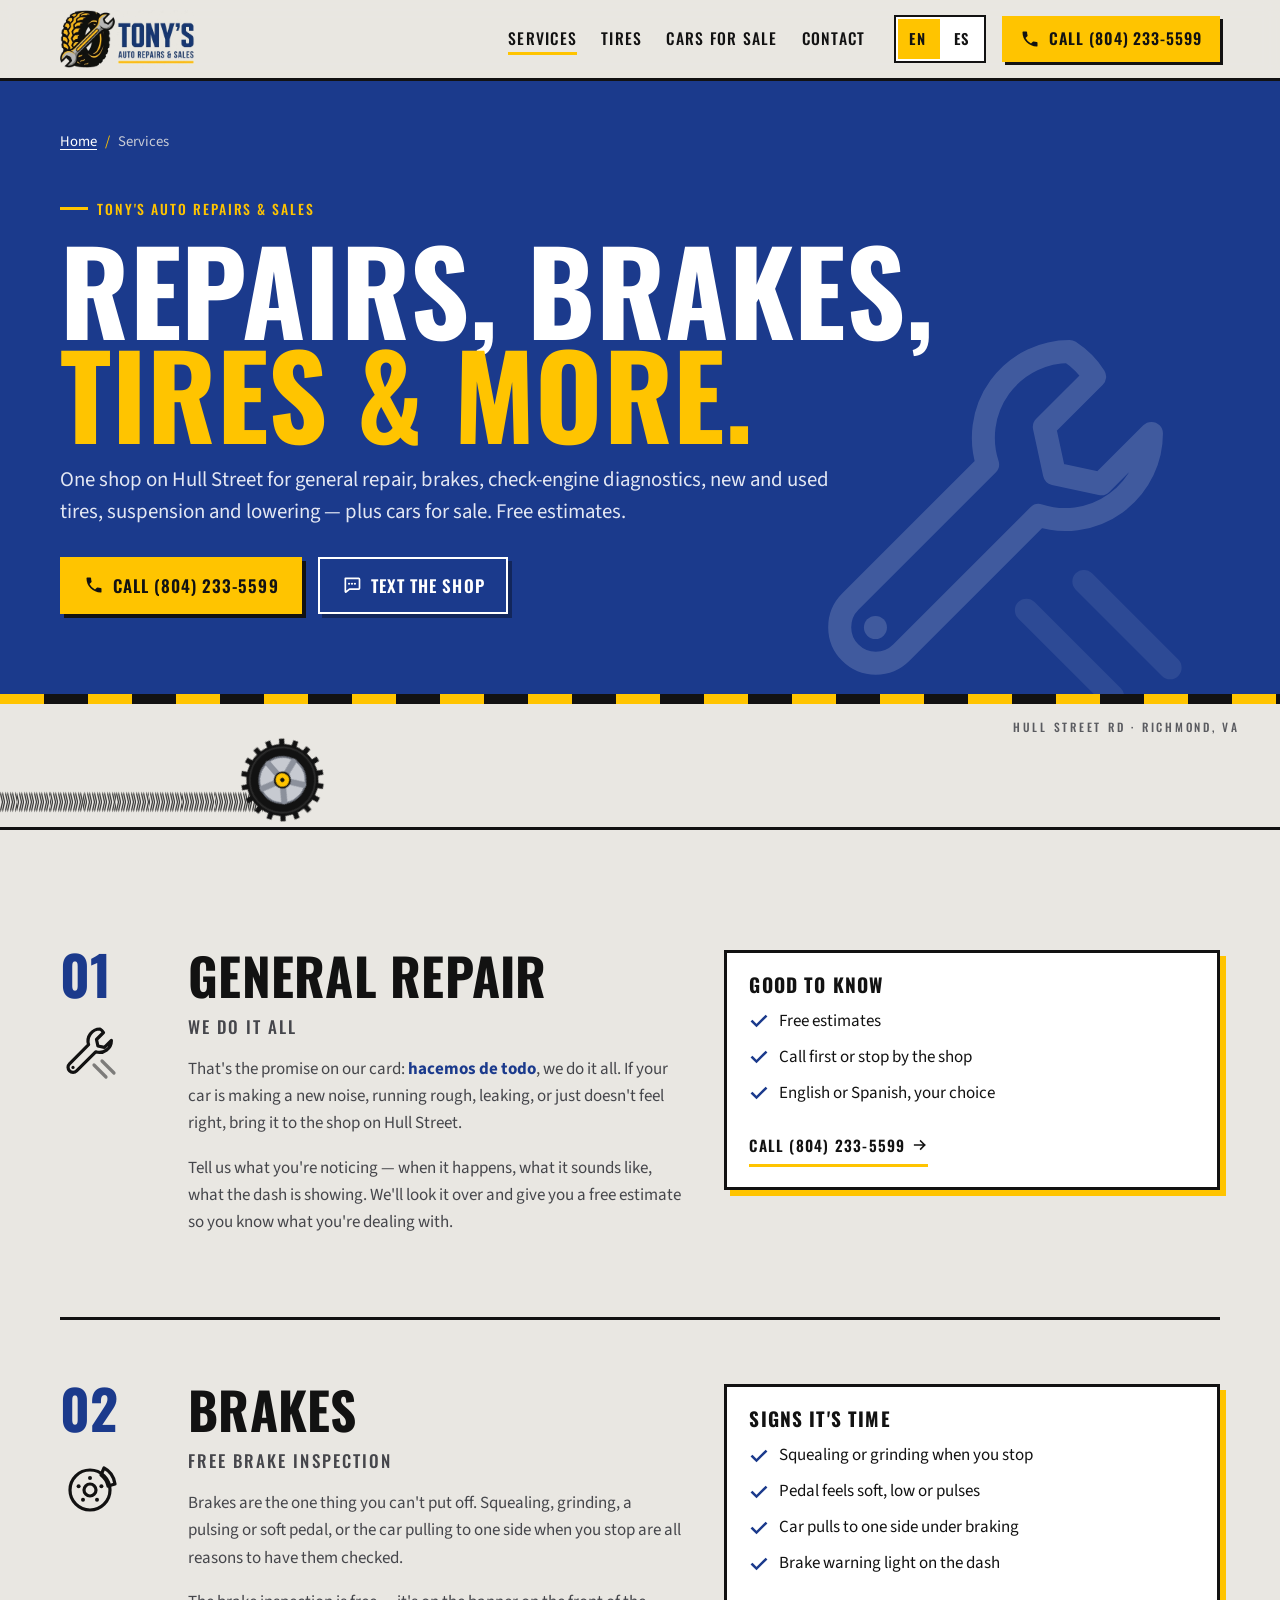
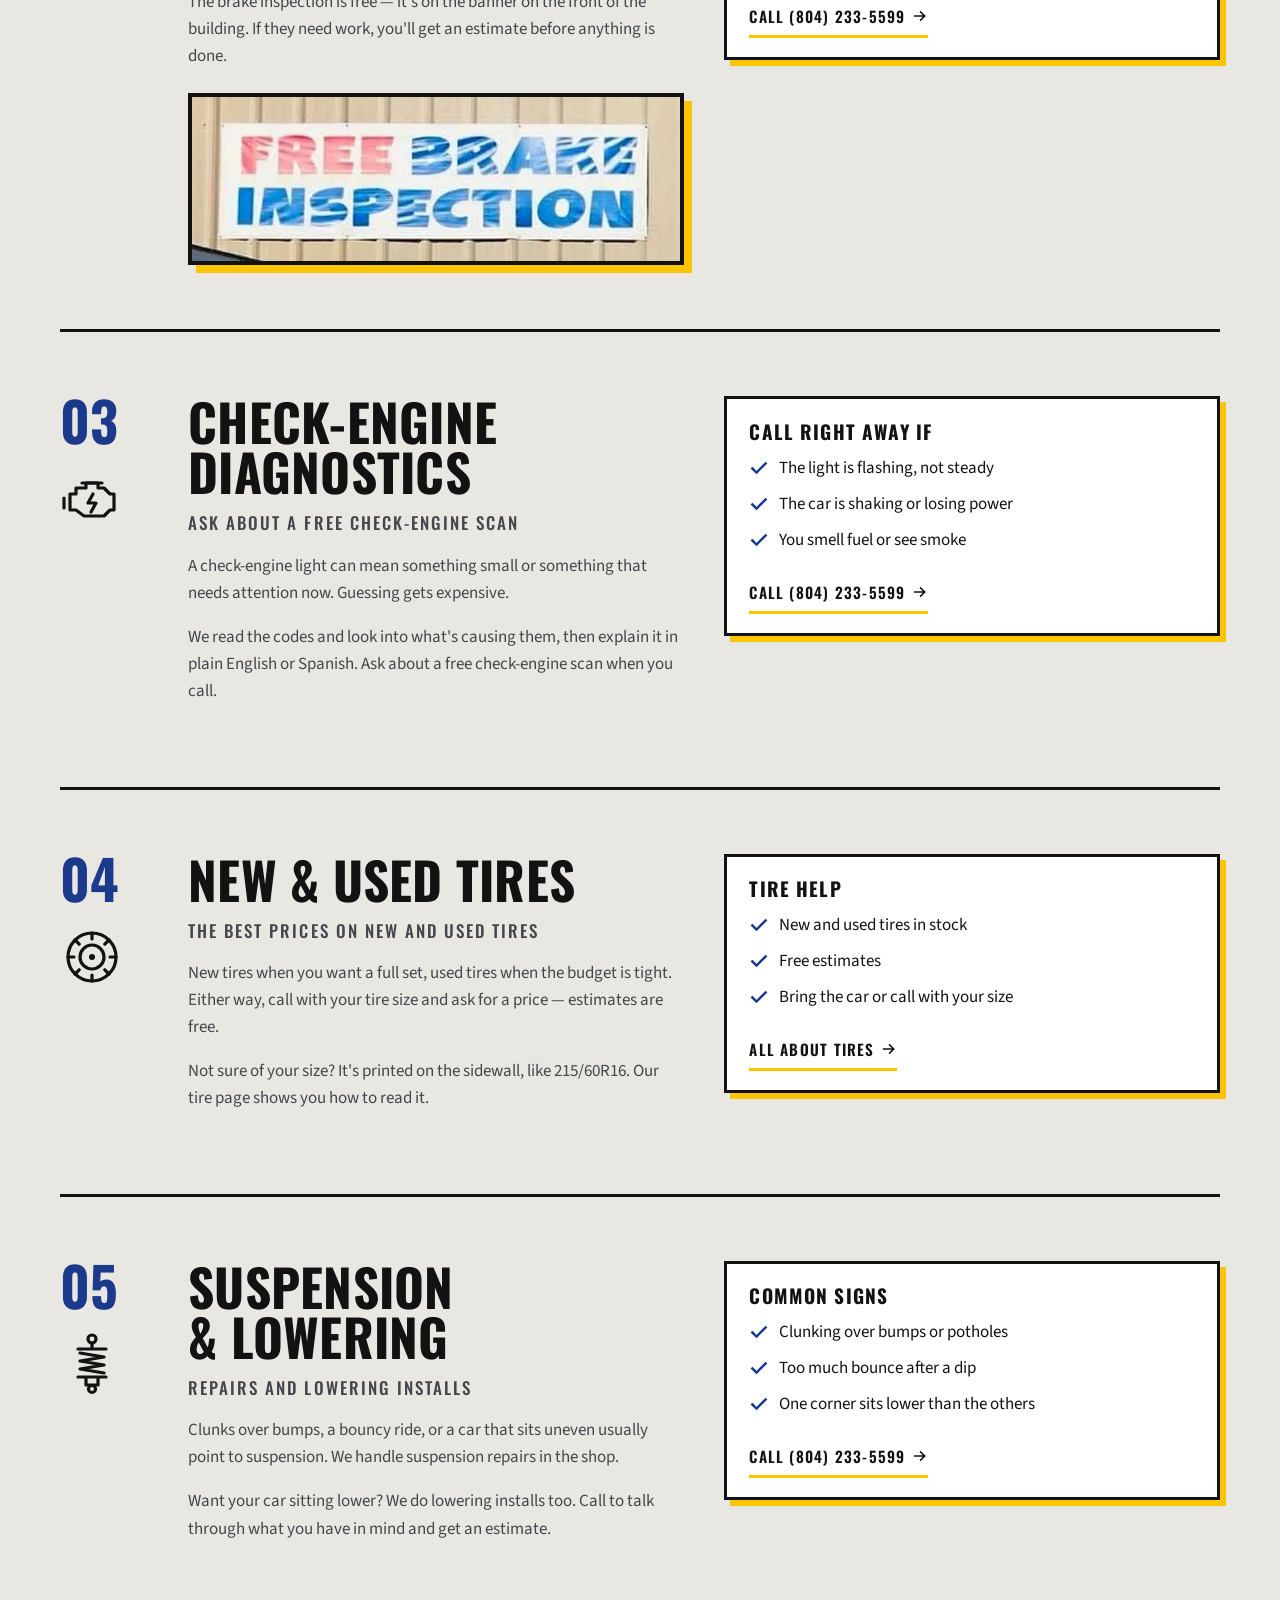
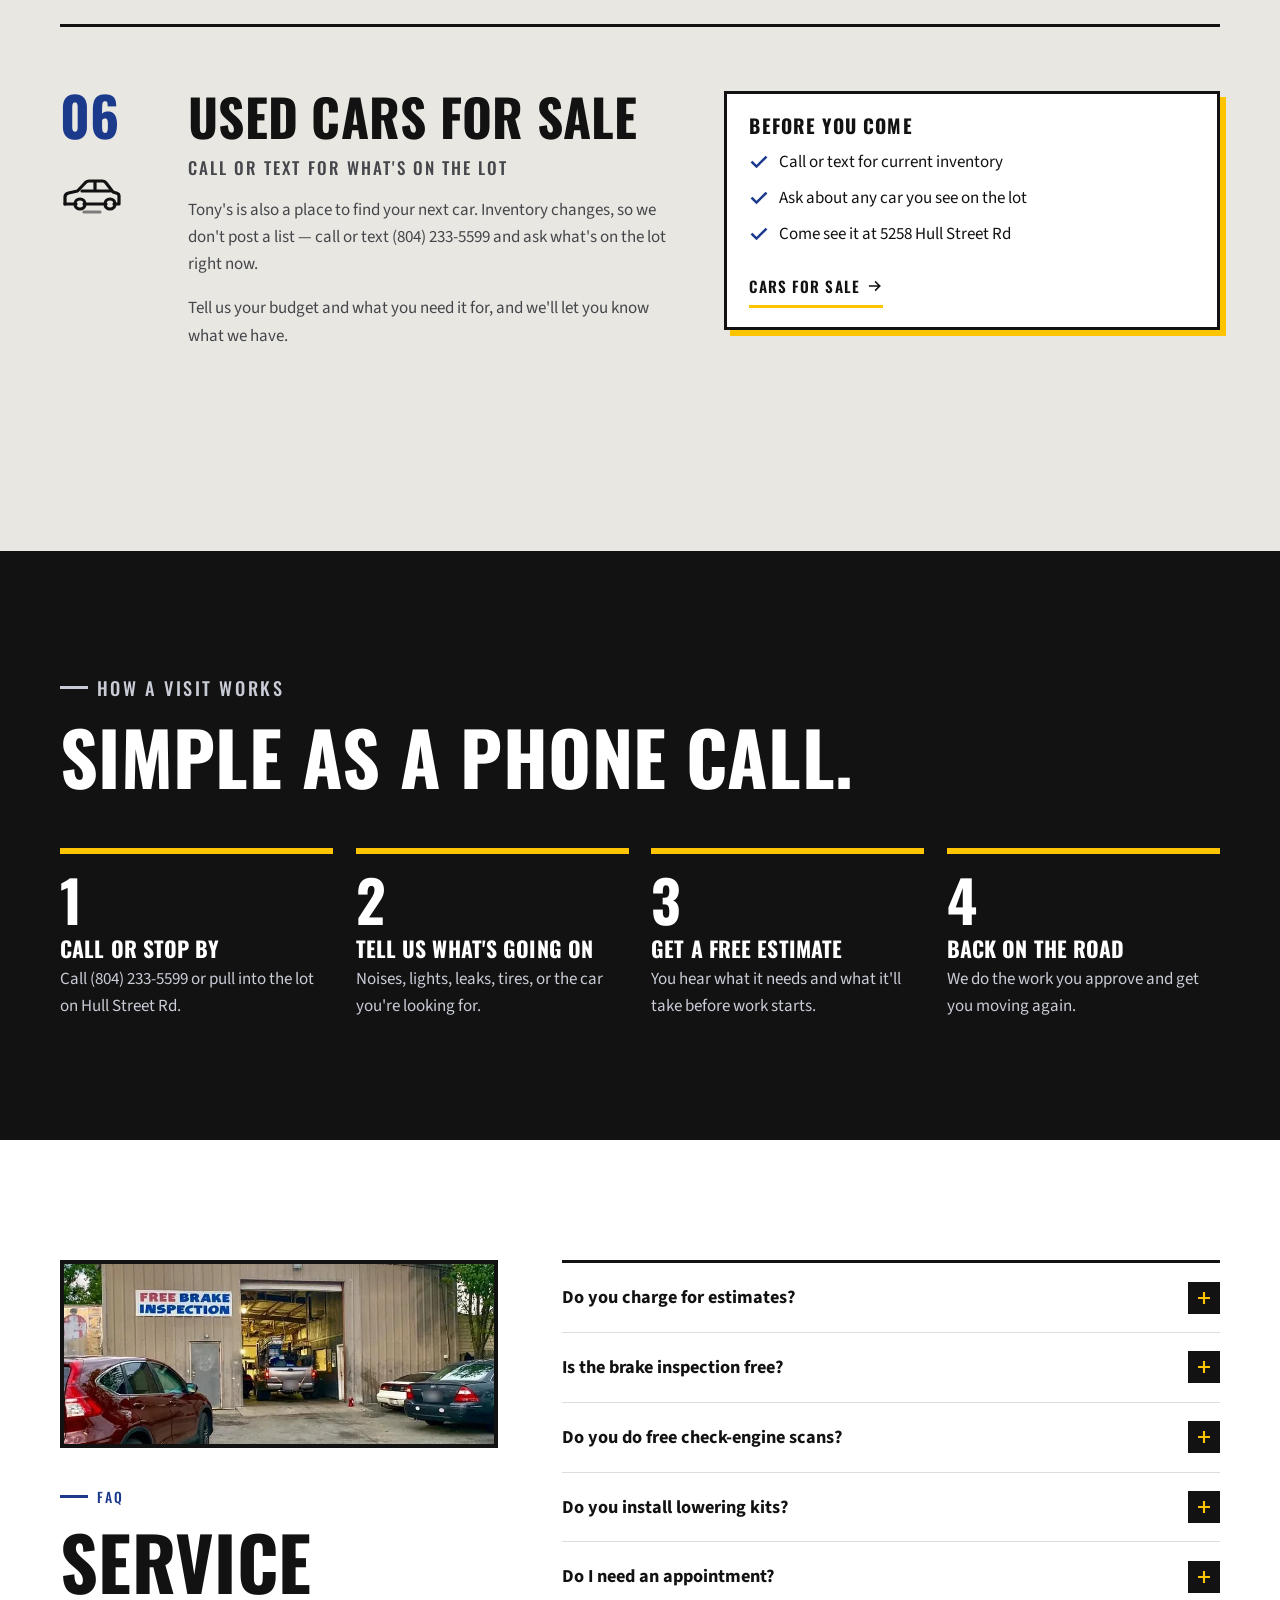
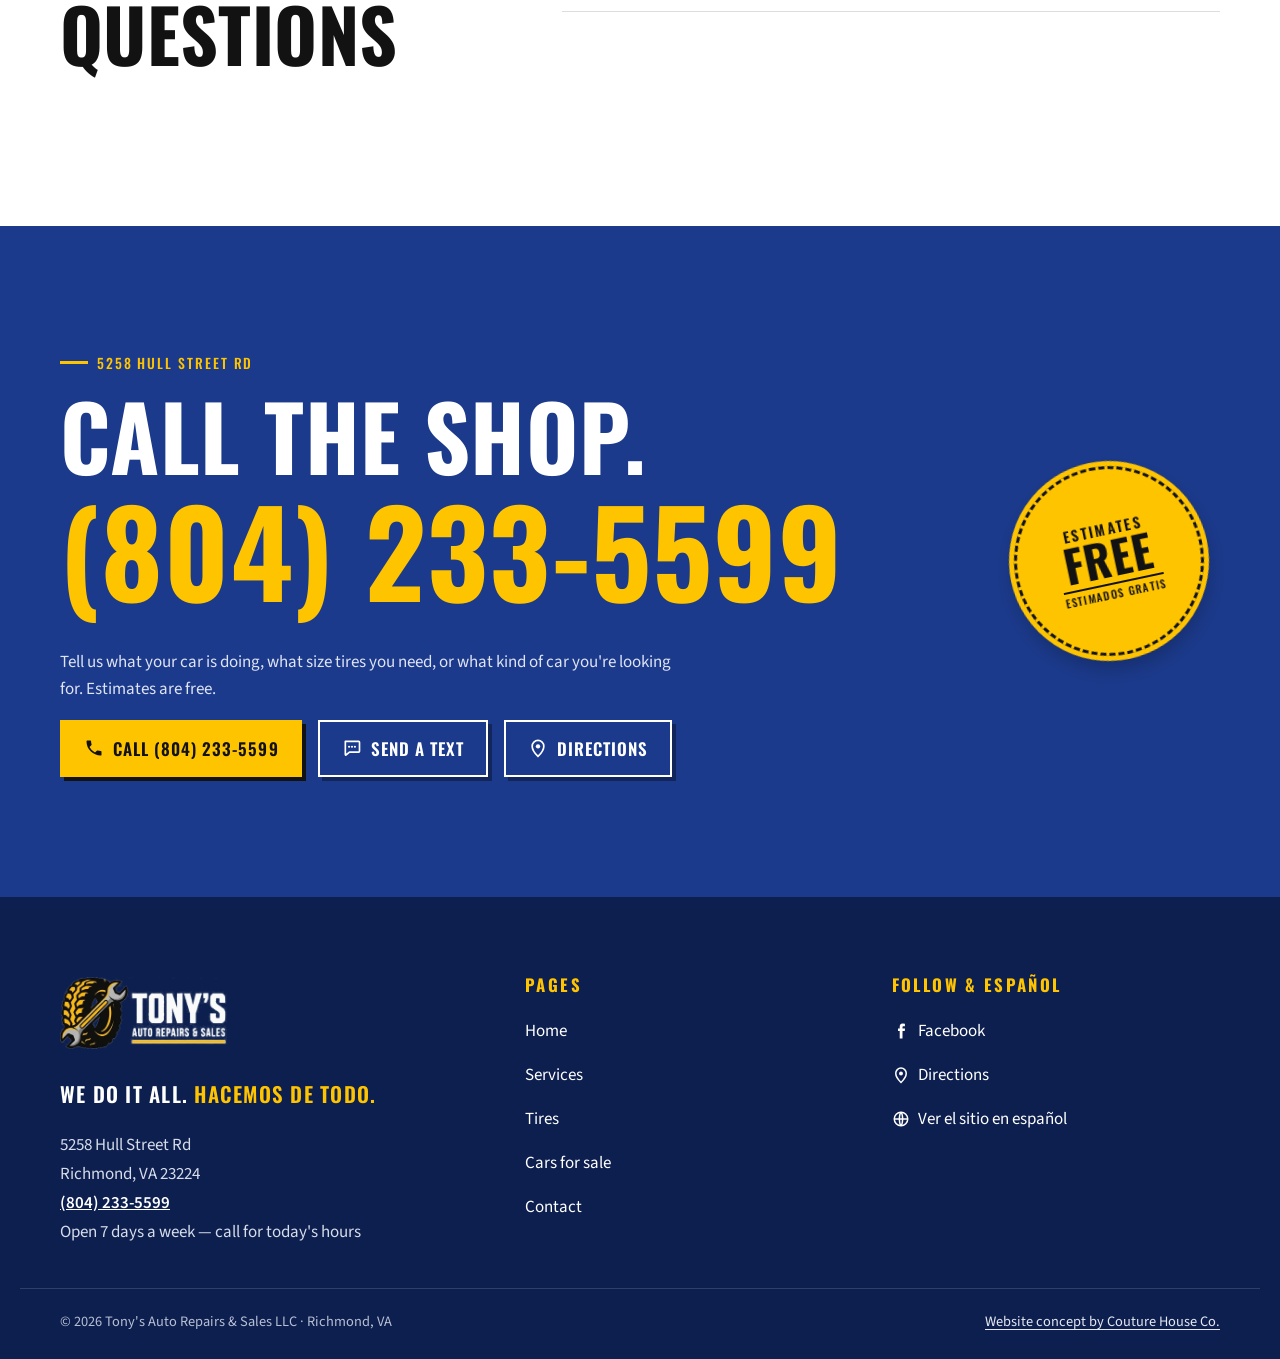
<file: services.html>
<!doctype html>
<html lang="en">
<head>
<meta charset="utf-8">
<meta name="viewport" content="width=device-width, initial-scale=1, viewport-fit=cover">
<title>Auto Repair Services, Brakes &amp; Diagnostics | Richmond, VA</title>
<meta name="description" content="Auto repair on Hull Street Rd, Richmond, VA: general repair, free brake inspection, check-engine diagnostics, tires, suspension and lowering installs.">
<link rel="canonical" href="https://tonys-auto-repairs-sales.netlify.app/services.html">
<link rel="alternate" hreflang="en" href="https://tonys-auto-repairs-sales.netlify.app/services.html">
<link rel="alternate" hreflang="es" href="https://tonys-auto-repairs-sales.netlify.app/es/services.html">
<link rel="alternate" hreflang="x-default" href="https://tonys-auto-repairs-sales.netlify.app/services.html">
<meta name="theme-color" content="#1B3A8C">
<meta property="og:type" content="website">
<meta property="og:site_name" content="Tony's Auto Repairs &amp; Sales">
<meta property="og:locale" content="en_US">
<meta property="og:locale:alternate" content="es_US">
<meta property="og:title" content="Auto Repair Services, Brakes &amp; Diagnostics | Richmond, VA">
<meta property="og:description" content="Auto repair on Hull Street Rd, Richmond, VA: general repair, free brake inspection, check-engine diagnostics, tires, suspension and lowering installs.">
<meta property="og:url" content="https://tonys-auto-repairs-sales.netlify.app/services.html">
<meta property="og:image" content="https://tonys-auto-repairs-sales.netlify.app/assets/img/share.jpg">
<meta property="og:image:width" content="1200">
<meta property="og:image:height" content="630">
<meta property="og:image:alt" content="Tony's Auto Repairs & Sales shop on Hull Street Rd, Richmond, VA">
<meta name="twitter:card" content="summary_large_image">
<meta name="twitter:title" content="Auto Repair Services, Brakes &amp; Diagnostics | Richmond, VA">
<meta name="twitter:description" content="Auto repair on Hull Street Rd, Richmond, VA: general repair, free brake inspection, check-engine diagnostics, tires, suspension and lowering installs.">
<meta name="twitter:image" content="https://tonys-auto-repairs-sales.netlify.app/assets/img/share.jpg">
<link rel="icon" href="assets/img/favicon.svg" type="image/svg+xml">
<link rel="icon" href="assets/img/favicon-32.png" sizes="32x32" type="image/png">
<link rel="apple-touch-icon" href="assets/img/apple-touch-icon.png">
<link rel="manifest" href="site.webmanifest">
<link rel="preload" href="assets/fonts/oswald-latin-wght-normal.woff2" as="font" type="font/woff2" crossorigin>
<link rel="stylesheet" href="assets/css/fonts.css?v=20260930b">
<link rel="stylesheet" href="assets/css/site.css?v=20260930b">
<script>document.documentElement.classList.add('js')</script>
<script src="assets/js/site.js" defer></script>
<script type="application/ld+json">{"@context": "https://schema.org", "@type": "AutoRepair", "@id": "https://tonys-auto-repairs-sales.netlify.app/#business", "additionalType": "https://schema.org/TireShop", "name": "Tony's Auto Repairs & Sales", "legalName": "Tony's Auto Repairs & Sales LLC", "alternateName": ["Tony's Auto Repair", "Tonys Auto Repairs Sale"], "description": "Neighborhood auto repair shop on Hull Street Rd in Southside Richmond, VA: general repair, brakes with free brake inspection, check-engine diagnostics, new and used tires, suspension and lowering installs, and used cars for sale. Free estimates. English and Spanish.", "url": "https://tonys-auto-repairs-sales.netlify.app/", "logo": "https://tonys-auto-repairs-sales.netlify.app/assets/img/tonys-logo.png", "image": ["https://tonys-auto-repairs-sales.netlify.app/assets/img/share.jpg", "https://tonys-auto-repairs-sales.netlify.app/assets/img/shop-front-blue-sky.webp", "https://tonys-auto-repairs-sales.netlify.app/assets/img/shop-bay-open-hull-street.webp"], "telephone": "+1-804-233-5599", "address": {"@type": "PostalAddress", "streetAddress": "5258 Hull Street Rd", "addressLocality": "Richmond", "addressRegion": "VA", "postalCode": "23224", "addressCountry": "US"}, "hasMap": "https://www.google.com/maps/search/?api=1&query=5258+Hull+Street+Rd%2C+Richmond%2C+VA+23224", "areaServed": [{"@type": "City", "name": "Richmond, VA"}, {"@type": "Place", "name": "Southside Richmond"}], "openingHoursSpecification": [{"@type": "OpeningHoursSpecification", "dayOfWeek": ["Monday", "Tuesday", "Wednesday", "Thursday", "Friday", "Saturday"], "opens": "08:00", "closes": "18:00"}], "foundingDate": "2010", "knowsLanguage": ["en", "es"], "sameAs": ["https://www.facebook.com/hullstreettony/"], "contactPoint": {"@type": "ContactPoint", "telephone": "+1-804-233-5599", "contactType": "customer service", "availableLanguage": ["English", "Spanish"]}, "hasOfferCatalog": {"@type": "OfferCatalog", "name": "Services", "itemListElement": [{"@type": "Offer", "itemOffered": {"@type": "Service", "name": "General auto repair", "description": "We do it all: tell us what your car is doing and get a free estimate."}}, {"@type": "Offer", "itemOffered": {"@type": "Service", "name": "Brake service and free brake inspection", "description": "Free brake inspection; brake repair when you need it."}}, {"@type": "Offer", "itemOffered": {"@type": "Service", "name": "Check-engine light diagnostics", "description": "Diagnostics to find out why the check-engine light is on. Ask about a free check-engine scan."}}, {"@type": "Offer", "itemOffered": {"@type": "Service", "name": "New and used tires", "description": "The best prices on new and used tires. Free estimates."}}, {"@type": "Offer", "itemOffered": {"@type": "Service", "name": "Suspension repair and lowering installs", "description": "Suspension work and lowering installs."}}, {"@type": "Offer", "itemOffered": {"@type": "Service", "name": "Used cars for sale", "description": "Used cars for sale on the lot. Call or text for current inventory."}}]}}</script>
<script type="application/ld+json">{"@context": "https://schema.org", "@type": "BreadcrumbList", "itemListElement": [{"@type": "ListItem", "position": 1, "name": "Home", "item": "https://tonys-auto-repairs-sales.netlify.app/"}, {"@type": "ListItem", "position": 2, "name": "Services", "item": "https://tonys-auto-repairs-sales.netlify.app/services.html"}]}</script>
<script type="application/ld+json">{"@context": "https://schema.org", "@type": "FAQPage", "mainEntity": [{"@type": "Question", "name": "Do you charge for estimates?", "acceptedAnswer": {"@type": "Answer", "text": "No. Estimates are free at Tony's Auto Repairs & Sales."}}, {"@type": "Question", "name": "Is the brake inspection free?", "acceptedAnswer": {"@type": "Answer", "text": "Yes, the brake inspection is free. If your brakes need work, you'll get an estimate first."}}, {"@type": "Question", "name": "Do you do free check-engine scans?", "acceptedAnswer": {"@type": "Answer", "text": "Ask about a free check-engine scan when you call (804) 233-5599."}}, {"@type": "Question", "name": "Do you install lowering kits?", "acceptedAnswer": {"@type": "Answer", "text": "Yes, we do suspension work and lowering installs. Call to talk through your car and get an estimate."}}, {"@type": "Question", "name": "Do I need an appointment?", "acceptedAnswer": {"@type": "Answer", "text": "Calling ahead at (804) 233-5599 is the best way to find out when we can look at your car."}}]}</script>
</head>
<body>
<a class="skip-link" href="#main">Skip to content</a>
<header class="site-header">
  <div class="wrap header-inner">
    <a class="brand" href="index.html" aria-label="Tony's Auto Repairs & Sales home"><img src="assets/img/tonys-logo.webp" width="720" height="310" alt="Tony's Auto Repairs & Sales"></a>
    <nav aria-label="Main menu"><ul class="nav-list"><li><a href="services.html" aria-current="page">Services</a></li><li><a href="tires.html">Tires</a></li><li><a href="cars.html">Cars for sale</a></li><li><a href="contact.html">Contact</a></li></ul></nav>
    <div class="lang-toggle" role="group" aria-label="Language" data-current="en"><span aria-current="true" lang="en">EN</span><a href="es/services.html" hreflang="es" lang="es" aria-label="Ver esta página en español">ES</a></div>
    <a class="btn header-call" href="tel:+18042335599"><svg viewBox="0 0 24 24" aria-hidden="true" focusable="false"><path d="M6.6 10.8a15.1 15.1 0 0 0 6.6 6.6l2.2-2.2a1 1 0 0 1 1-.25 11.4 11.4 0 0 0 3.6.57 1 1 0 0 1 1 1V20a1 1 0 0 1-1 1A17 17 0 0 1 3 4a1 1 0 0 1 1-1h3.5a1 1 0 0 1 1 1c0 1.25.2 2.45.57 3.6a1 1 0 0 1-.25 1z" fill="currentColor"/></svg>Call (804) 233-5599</a>
    <button class="menu-btn" type="button" aria-expanded="false" aria-controls="mobile-nav" aria-label="Open menu" data-label-open="Open menu" data-label-close="Close menu"><svg class="i-open" viewBox="0 0 24 24" aria-hidden="true" focusable="false"><path d="M3 6h18M3 12h18M3 18h18" stroke="currentColor" stroke-width="2.4"/></svg><svg class="i-close" viewBox="0 0 24 24" aria-hidden="true" focusable="false"><path d="M5 5l14 14M19 5L5 19" stroke="currentColor" stroke-width="2.4"/></svg></button>
  </div>
</header>
<div class="mobile-nav" id="mobile-nav" hidden>
  <nav aria-label="Main menu"><ul><li><a href="index.html">Home<svg viewBox="0 0 24 24" aria-hidden="true" focusable="false"><path d="M4 12h15M13 6l6 6-6 6" fill="none" stroke="currentColor" stroke-width="2.4" stroke-linecap="square"/></svg></a></li><li><a href="services.html" aria-current="page">Services<svg viewBox="0 0 24 24" aria-hidden="true" focusable="false"><path d="M4 12h15M13 6l6 6-6 6" fill="none" stroke="currentColor" stroke-width="2.4" stroke-linecap="square"/></svg></a></li><li><a href="tires.html">Tires<svg viewBox="0 0 24 24" aria-hidden="true" focusable="false"><path d="M4 12h15M13 6l6 6-6 6" fill="none" stroke="currentColor" stroke-width="2.4" stroke-linecap="square"/></svg></a></li><li><a href="cars.html">Cars for sale<svg viewBox="0 0 24 24" aria-hidden="true" focusable="false"><path d="M4 12h15M13 6l6 6-6 6" fill="none" stroke="currentColor" stroke-width="2.4" stroke-linecap="square"/></svg></a></li><li><a href="contact.html">Contact<svg viewBox="0 0 24 24" aria-hidden="true" focusable="false"><path d="M4 12h15M13 6l6 6-6 6" fill="none" stroke="currentColor" stroke-width="2.4" stroke-linecap="square"/></svg></a></li></ul></nav>
  <a class="btn" href="tel:+18042335599"><svg viewBox="0 0 24 24" aria-hidden="true" focusable="false"><path d="M6.6 10.8a15.1 15.1 0 0 0 6.6 6.6l2.2-2.2a1 1 0 0 1 1-.25 11.4 11.4 0 0 0 3.6.57 1 1 0 0 1 1 1V20a1 1 0 0 1-1 1A17 17 0 0 1 3 4a1 1 0 0 1 1-1h3.5a1 1 0 0 1 1 1c0 1.25.2 2.45.57 3.6a1 1 0 0 1-.25 1z" fill="currentColor"/></svg>Call (804) 233-5599</a>
  <p class="mn-meta">5258 Hull Street Rd, Richmond, VA 23224<br>Open 7 days a week &mdash; call for today's hours</p>
</div>
<main id="main">
<section class="page-hero">
  <svg class="ph-art" viewBox="0 0 64 64" aria-hidden="true" focusable="false"><path fill="none" stroke="currentColor" stroke-width="3.2" stroke-linejoin="round" stroke-linecap="round" d="M40 8a12 12 0 0 0-11.4 15.7L9.5 42.8a5 5 0 0 0 7.1 7.1l19.1-19.1A12 12 0 0 0 51.4 19.4l-7 7-6.5-1.4-1.4-6.5 7-7A12 12 0 0 0 40 8z"/><circle cx="13" cy="46.4" r="1.6" fill="currentColor"/><path fill="none" stroke="currentColor" stroke-width="3.2" stroke-linejoin="round" stroke-linecap="round" d="M34 44l12 12M42 40l12 12" opacity=".5"/></svg>
  <div class="wrap page-hero-inner">
    <nav class="crumbs" aria-label="Breadcrumb"><ol><li><a href="index.html">Home</a></li><li aria-current="page">Services</li></ol></nav>
    <p class="eyebrow">Tony's Auto Repairs &amp; Sales</p>
    <h1>Repairs, brakes, <span class="hl">tires &amp; more.</span></h1>
    <p class="lead">One shop on Hull Street for general repair, brakes, check-engine diagnostics, new and used tires, suspension and lowering &mdash; plus cars for sale. Free estimates.</p>
    <div class="btn-row"><a class="btn" href="tel:+18042335599"><svg viewBox="0 0 24 24" aria-hidden="true" focusable="false"><path d="M6.6 10.8a15.1 15.1 0 0 0 6.6 6.6l2.2-2.2a1 1 0 0 1 1-.25 11.4 11.4 0 0 0 3.6.57 1 1 0 0 1 1 1V20a1 1 0 0 1-1 1A17 17 0 0 1 3 4a1 1 0 0 1 1-1h3.5a1 1 0 0 1 1 1c0 1.25.2 2.45.57 3.6a1 1 0 0 1-.25 1z" fill="currentColor"/></svg>Call (804) 233-5599</a><a class="btn btn--ghost-light" href="sms:+18042335599"><svg viewBox="0 0 24 24" aria-hidden="true" focusable="false"><path d="M4 4h16a1 1 0 0 1 1 1v11a1 1 0 0 1-1 1H9l-4.3 3.4A.5.5 0 0 1 4 20V5a1 1 0 0 1 0 0z" fill="none" stroke="currentColor" stroke-width="2" stroke-linejoin="round"/><circle cx="8.5" cy="10.5" r="1.3" fill="currentColor"/><circle cx="12" cy="10.5" r="1.3" fill="currentColor"/><circle cx="15.5" cy="10.5" r="1.3" fill="currentColor"/></svg>Text the shop</a></div>
  </div>
</section>
<div class="road" aria-hidden="true"><span class="road-label">Hull Street Rd &middot; Richmond, VA</span><div class="tread"></div><div class="tire"><svg viewBox="0 0 100 100" aria-hidden="true" focusable="false"><rect x="47" y="2" width="6" height="9" fill="#121212" transform="rotate(0 50 50)"/><rect x="47" y="2" width="6" height="9" fill="#121212" transform="rotate(20 50 50)"/><rect x="47" y="2" width="6" height="9" fill="#121212" transform="rotate(40 50 50)"/><rect x="47" y="2" width="6" height="9" fill="#121212" transform="rotate(60 50 50)"/><rect x="47" y="2" width="6" height="9" fill="#121212" transform="rotate(80 50 50)"/><rect x="47" y="2" width="6" height="9" fill="#121212" transform="rotate(100 50 50)"/><rect x="47" y="2" width="6" height="9" fill="#121212" transform="rotate(120 50 50)"/><rect x="47" y="2" width="6" height="9" fill="#121212" transform="rotate(140 50 50)"/><rect x="47" y="2" width="6" height="9" fill="#121212" transform="rotate(160 50 50)"/><rect x="47" y="2" width="6" height="9" fill="#121212" transform="rotate(180 50 50)"/><rect x="47" y="2" width="6" height="9" fill="#121212" transform="rotate(200 50 50)"/><rect x="47" y="2" width="6" height="9" fill="#121212" transform="rotate(220 50 50)"/><rect x="47" y="2" width="6" height="9" fill="#121212" transform="rotate(240 50 50)"/><rect x="47" y="2" width="6" height="9" fill="#121212" transform="rotate(260 50 50)"/><rect x="47" y="2" width="6" height="9" fill="#121212" transform="rotate(280 50 50)"/><rect x="47" y="2" width="6" height="9" fill="#121212" transform="rotate(300 50 50)"/><rect x="47" y="2" width="6" height="9" fill="#121212" transform="rotate(320 50 50)"/><rect x="47" y="2" width="6" height="9" fill="#121212" transform="rotate(340 50 50)"/><circle cx="50" cy="50" r="42" fill="#121212"/><circle cx="50" cy="50" r="38" fill="none" stroke="#2c2c2c" stroke-width="2"/><circle cx="50" cy="50" r="27" fill="#c7cad1"/><circle cx="50" cy="50" r="27" fill="none" stroke="#6b707b" stroke-width="2"/><path d="M50 50 L50 25" stroke="#8c919c" stroke-width="7" stroke-linecap="round" transform="rotate(0 50 50)"/><path d="M50 50 L50 25" stroke="#8c919c" stroke-width="7" stroke-linecap="round" transform="rotate(72 50 50)"/><path d="M50 50 L50 25" stroke="#8c919c" stroke-width="7" stroke-linecap="round" transform="rotate(144 50 50)"/><path d="M50 50 L50 25" stroke="#8c919c" stroke-width="7" stroke-linecap="round" transform="rotate(216 50 50)"/><path d="M50 50 L50 25" stroke="#8c919c" stroke-width="7" stroke-linecap="round" transform="rotate(288 50 50)"/><circle cx="50" cy="50" r="9" fill="#FFC400" stroke="#121212" stroke-width="2"/><circle cx="50" cy="50" r="2.5" fill="#121212"/></svg></div></div>
<section class="section" aria-label="Services">
  <div class="wrap"><article class="svc-detail reveal" id="repair">
  <div><span class="n">01</span><svg class="ico" viewBox="0 0 64 64" aria-hidden="true" focusable="false"><path fill="none" stroke="currentColor" stroke-width="3.2" stroke-linejoin="round" stroke-linecap="round" d="M40 8a12 12 0 0 0-11.4 15.7L9.5 42.8a5 5 0 0 0 7.1 7.1l19.1-19.1A12 12 0 0 0 51.4 19.4l-7 7-6.5-1.4-1.4-6.5 7-7A12 12 0 0 0 40 8z"/><circle cx="13" cy="46.4" r="1.6" fill="currentColor"/><path fill="none" stroke="currentColor" stroke-width="3.2" stroke-linejoin="round" stroke-linecap="round" d="M34 44l12 12M42 40l12 12" opacity=".5"/></svg></div>
  <div class="body"><h2>General repair</h2><p class="tag">We do it all</p><p>That's the promise on our card: <em>hacemos de todo</em>, we do it all. If your car is making a new noise, running rough, leaking, or just doesn't feel right, bring it to the shop on Hull Street.</p><p>Tell us what you're noticing &mdash; when it happens, what it sounds like, what the dash is showing. We'll look it over and give you a free estimate so you know what you're dealing with.</p></div>
  <aside class="panel"><h3>Good to know</h3><ul><li><svg viewBox="0 0 24 24" aria-hidden="true" focusable="false"><path d="M4 12.5l5 5L20 6.5" fill="none" stroke="currentColor" stroke-width="3" stroke-linecap="square"/></svg><span>Free estimates</span></li><li><svg viewBox="0 0 24 24" aria-hidden="true" focusable="false"><path d="M4 12.5l5 5L20 6.5" fill="none" stroke="currentColor" stroke-width="3" stroke-linecap="square"/></svg><span>Call first or stop by the shop</span></li><li><svg viewBox="0 0 24 24" aria-hidden="true" focusable="false"><path d="M4 12.5l5 5L20 6.5" fill="none" stroke="currentColor" stroke-width="3" stroke-linecap="square"/></svg><span>English or Spanish, your choice</span></li></ul><a class="text-link" href="tel:+18042335599">Call (804) 233-5599<svg viewBox="0 0 24 24" aria-hidden="true" focusable="false"><path d="M4 12h15M13 6l6 6-6 6" fill="none" stroke="currentColor" stroke-width="2.4" stroke-linecap="square"/></svg></a></aside>
</article><article class="svc-detail reveal" id="brakes">
  <div><span class="n">02</span><svg class="ico" viewBox="0 0 64 64" aria-hidden="true" focusable="false"><circle fill="none" stroke="currentColor" stroke-width="3.2" stroke-linejoin="round" stroke-linecap="round" cx="30" cy="34" r="20"/><circle fill="none" stroke="currentColor" stroke-width="3.2" stroke-linejoin="round" stroke-linecap="round" cx="30" cy="34" r="6"/><circle cx="30" cy="22" r="2" fill="currentColor"/><circle cx="41.4" cy="30.3" r="2" fill="currentColor"/><circle cx="37" cy="43.7" r="2" fill="currentColor"/><circle cx="23" cy="43.7" r="2" fill="currentColor"/><circle cx="18.6" cy="30.3" r="2" fill="currentColor"/><path fill="none" stroke="currentColor" stroke-width="3.2" stroke-linejoin="round" stroke-linecap="round" d="M44 12c6 3 10 9 11 16l-7 2c-1-5-3-8-7-11z"/></svg></div>
  <div class="body"><h2>Brakes</h2><p class="tag">Free brake inspection</p><p>Brakes are the one thing you can't put off. Squealing, grinding, a pulsing or soft pedal, or the car pulling to one side when you stop are all reasons to have them checked.</p><p>The brake inspection is free &mdash; it's on the banner on the front of the building. If they need work, you'll get an estimate before anything is done.</p><figure style="margin:1.4rem 0 0"><img class="banner-img" src="assets/img/free-brake-inspection-banner.webp" width="860" height="290" alt="The Free Brake Inspection banner on the front of Tony&#x27;s Auto Repairs" loading="lazy" decoding="async"></figure></div>
  <aside class="panel"><h3>Signs it's time</h3><ul><li><svg viewBox="0 0 24 24" aria-hidden="true" focusable="false"><path d="M4 12.5l5 5L20 6.5" fill="none" stroke="currentColor" stroke-width="3" stroke-linecap="square"/></svg><span>Squealing or grinding when you stop</span></li><li><svg viewBox="0 0 24 24" aria-hidden="true" focusable="false"><path d="M4 12.5l5 5L20 6.5" fill="none" stroke="currentColor" stroke-width="3" stroke-linecap="square"/></svg><span>Pedal feels soft, low or pulses</span></li><li><svg viewBox="0 0 24 24" aria-hidden="true" focusable="false"><path d="M4 12.5l5 5L20 6.5" fill="none" stroke="currentColor" stroke-width="3" stroke-linecap="square"/></svg><span>Car pulls to one side under braking</span></li><li><svg viewBox="0 0 24 24" aria-hidden="true" focusable="false"><path d="M4 12.5l5 5L20 6.5" fill="none" stroke="currentColor" stroke-width="3" stroke-linecap="square"/></svg><span>Brake warning light on the dash</span></li></ul><a class="text-link" href="tel:+18042335599">Call (804) 233-5599<svg viewBox="0 0 24 24" aria-hidden="true" focusable="false"><path d="M4 12h15M13 6l6 6-6 6" fill="none" stroke="currentColor" stroke-width="2.4" stroke-linecap="square"/></svg></a></aside>
</article><article class="svc-detail reveal" id="diagnostics">
  <div><span class="n">03</span><svg class="ico" viewBox="0 0 64 64" aria-hidden="true" focusable="false"><path fill="none" stroke="currentColor" stroke-width="3.2" stroke-linejoin="round" stroke-linecap="round" d="M10 26h6v-6h10v-5h12v5h6l6 6h4v16h-4l-6 6H24l-8-6h-6z"/><path fill="none" stroke="currentColor" stroke-width="3.2" stroke-linejoin="round" stroke-linecap="round" d="M4 30v10M22 15h20"/><path fill="none" stroke="currentColor" stroke-width="3.2" stroke-linejoin="round" stroke-linecap="round" d="M33 26l-5 9h8l-5 9"/></svg></div>
  <div class="body"><h2>Check-engine diagnostics</h2><p class="tag">Ask about a free check-engine scan</p><p>A check-engine light can mean something small or something that needs attention now. Guessing gets expensive.</p><p>We read the codes and look into what's causing them, then explain it in plain English or Spanish. Ask about a free check-engine scan when you call.</p></div>
  <aside class="panel"><h3>Call right away if</h3><ul><li><svg viewBox="0 0 24 24" aria-hidden="true" focusable="false"><path d="M4 12.5l5 5L20 6.5" fill="none" stroke="currentColor" stroke-width="3" stroke-linecap="square"/></svg><span>The light is flashing, not steady</span></li><li><svg viewBox="0 0 24 24" aria-hidden="true" focusable="false"><path d="M4 12.5l5 5L20 6.5" fill="none" stroke="currentColor" stroke-width="3" stroke-linecap="square"/></svg><span>The car is shaking or losing power</span></li><li><svg viewBox="0 0 24 24" aria-hidden="true" focusable="false"><path d="M4 12.5l5 5L20 6.5" fill="none" stroke="currentColor" stroke-width="3" stroke-linecap="square"/></svg><span>You smell fuel or see smoke</span></li></ul><a class="text-link" href="tel:+18042335599">Call (804) 233-5599<svg viewBox="0 0 24 24" aria-hidden="true" focusable="false"><path d="M4 12h15M13 6l6 6-6 6" fill="none" stroke="currentColor" stroke-width="2.4" stroke-linecap="square"/></svg></a></aside>
</article><article class="svc-detail reveal" id="tires">
  <div><span class="n">04</span><svg class="ico" viewBox="0 0 64 64" aria-hidden="true" focusable="false"><circle fill="none" stroke="currentColor" stroke-width="3.2" stroke-linejoin="round" stroke-linecap="round" cx="32" cy="32" r="24"/><circle fill="none" stroke="currentColor" stroke-width="3.2" stroke-linejoin="round" stroke-linecap="round" cx="32" cy="32" r="12"/><circle cx="32" cy="32" r="3" fill="currentColor"/><path fill="none" stroke="currentColor" stroke-width="3.2" stroke-linejoin="round" stroke-linecap="round" d="M32 8v6M32 50v6M8 32h6M50 32h6M15 15l4.2 4.2M44.8 44.8L49 49M49 15l-4.2 4.2M19.2 44.8L15 49"/></svg></div>
  <div class="body"><h2>New &amp; used tires</h2><p class="tag">The best prices on new and used tires</p><p>New tires when you want a full set, used tires when the budget is tight. Either way, call with your tire size and ask for a price &mdash; estimates are free.</p><p>Not sure of your size? It's printed on the sidewall, like 215/60R16. Our tire page shows you how to read it.</p></div>
  <aside class="panel"><h3>Tire help</h3><ul><li><svg viewBox="0 0 24 24" aria-hidden="true" focusable="false"><path d="M4 12.5l5 5L20 6.5" fill="none" stroke="currentColor" stroke-width="3" stroke-linecap="square"/></svg><span>New and used tires in stock</span></li><li><svg viewBox="0 0 24 24" aria-hidden="true" focusable="false"><path d="M4 12.5l5 5L20 6.5" fill="none" stroke="currentColor" stroke-width="3" stroke-linecap="square"/></svg><span>Free estimates</span></li><li><svg viewBox="0 0 24 24" aria-hidden="true" focusable="false"><path d="M4 12.5l5 5L20 6.5" fill="none" stroke="currentColor" stroke-width="3" stroke-linecap="square"/></svg><span>Bring the car or call with your size</span></li></ul><a class="text-link" href="tires.html">All about tires<svg viewBox="0 0 24 24" aria-hidden="true" focusable="false"><path d="M4 12h15M13 6l6 6-6 6" fill="none" stroke="currentColor" stroke-width="2.4" stroke-linecap="square"/></svg></a></aside>
</article><article class="svc-detail reveal" id="suspension">
  <div><span class="n">05</span><svg class="ico" viewBox="0 0 64 64" aria-hidden="true" focusable="false"><circle fill="none" stroke="currentColor" stroke-width="3.2" stroke-linejoin="round" stroke-linecap="round" cx="32" cy="7" r="4"/><path fill="none" stroke="currentColor" stroke-width="3.2" stroke-linejoin="round" stroke-linecap="round" d="M32 11v6M18 17h28"/><path fill="none" stroke="currentColor" stroke-width="3.2" stroke-linejoin="round" stroke-linecap="round" d="M20 21l24 4M44 25l-24 4M20 29l24 4M44 33l-24 4M20 37l24 4"/><path fill="none" stroke="currentColor" stroke-width="3.2" stroke-linejoin="round" stroke-linecap="round" d="M18 45h28M26 45v8h12v-8"/><circle fill="none" stroke="currentColor" stroke-width="3.2" stroke-linejoin="round" stroke-linecap="round" cx="32" cy="57" r="3.5"/></svg></div>
  <div class="body"><h2>Suspension &amp; lowering</h2><p class="tag">Repairs and lowering installs</p><p>Clunks over bumps, a bouncy ride, or a car that sits uneven usually point to suspension. We handle suspension repairs in the shop.</p><p>Want your car sitting lower? We do lowering installs too. Call to talk through what you have in mind and get an estimate.</p></div>
  <aside class="panel"><h3>Common signs</h3><ul><li><svg viewBox="0 0 24 24" aria-hidden="true" focusable="false"><path d="M4 12.5l5 5L20 6.5" fill="none" stroke="currentColor" stroke-width="3" stroke-linecap="square"/></svg><span>Clunking over bumps or potholes</span></li><li><svg viewBox="0 0 24 24" aria-hidden="true" focusable="false"><path d="M4 12.5l5 5L20 6.5" fill="none" stroke="currentColor" stroke-width="3" stroke-linecap="square"/></svg><span>Too much bounce after a dip</span></li><li><svg viewBox="0 0 24 24" aria-hidden="true" focusable="false"><path d="M4 12.5l5 5L20 6.5" fill="none" stroke="currentColor" stroke-width="3" stroke-linecap="square"/></svg><span>One corner sits lower than the others</span></li></ul><a class="text-link" href="tel:+18042335599">Call (804) 233-5599<svg viewBox="0 0 24 24" aria-hidden="true" focusable="false"><path d="M4 12h15M13 6l6 6-6 6" fill="none" stroke="currentColor" stroke-width="2.4" stroke-linecap="square"/></svg></a></aside>
</article><article class="svc-detail reveal" id="cars">
  <div><span class="n">06</span><svg class="ico" viewBox="0 0 64 64" aria-hidden="true" focusable="false"><path fill="none" stroke="currentColor" stroke-width="3.2" stroke-linejoin="round" stroke-linecap="round" d="M5 42v-7c0-2 1.5-3.5 3.5-4l9-2 8-8.5c1-1 2.3-1.5 3.7-1.5h13c1.5 0 2.8.7 3.7 1.8L53 30l4 1.2c1.3.4 2 1.5 2 2.8V42h-5"/><path fill="none" stroke="currentColor" stroke-width="3.2" stroke-linejoin="round" stroke-linecap="round" d="M16 42h-11M24 42h22"/><circle fill="none" stroke="currentColor" stroke-width="3.2" stroke-linejoin="round" stroke-linecap="round" cx="20" cy="42" r="5"/><circle fill="none" stroke="currentColor" stroke-width="3.2" stroke-linejoin="round" stroke-linecap="round" cx="50" cy="42" r="5"/><path fill="none" stroke="currentColor" stroke-width="3.2" stroke-linejoin="round" stroke-linecap="round" d="M22 29h28M35 20v9"/><path fill="none" stroke="currentColor" stroke-width="3.2" stroke-linejoin="round" stroke-linecap="round" d="M24 50h16" opacity=".5"/></svg></div>
  <div class="body"><h2>Used cars for sale</h2><p class="tag">Call or text for what's on the lot</p><p>Tony's is also a place to find your next car. Inventory changes, so we don't post a list &mdash; call or text (804) 233-5599 and ask what's on the lot right now.</p><p>Tell us your budget and what you need it for, and we'll let you know what we have.</p></div>
  <aside class="panel"><h3>Before you come</h3><ul><li><svg viewBox="0 0 24 24" aria-hidden="true" focusable="false"><path d="M4 12.5l5 5L20 6.5" fill="none" stroke="currentColor" stroke-width="3" stroke-linecap="square"/></svg><span>Call or text for current inventory</span></li><li><svg viewBox="0 0 24 24" aria-hidden="true" focusable="false"><path d="M4 12.5l5 5L20 6.5" fill="none" stroke="currentColor" stroke-width="3" stroke-linecap="square"/></svg><span>Ask about any car you see on the lot</span></li><li><svg viewBox="0 0 24 24" aria-hidden="true" focusable="false"><path d="M4 12.5l5 5L20 6.5" fill="none" stroke="currentColor" stroke-width="3" stroke-linecap="square"/></svg><span>Come see it at 5258 Hull Street Rd</span></li></ul><a class="text-link" href="cars.html">Cars for sale<svg viewBox="0 0 24 24" aria-hidden="true" focusable="false"><path d="M4 12h15M13 6l6 6-6 6" fill="none" stroke="currentColor" stroke-width="2.4" stroke-linecap="square"/></svg></a></aside>
</article></div>
</section>
<section class="section section--ink" aria-labelledby="steps-h">
  <div class="wrap">
    <div class="section-head reveal"><p class="eyebrow">How a visit works</p><h2 id="steps-h">Simple as a phone call.</h2></div>
    <ol class="steps"><li class="reveal reveal-d0"><h3>Call or stop by</h3><p>Call (804) 233-5599 or pull into the lot on Hull Street Rd.</p></li><li class="reveal reveal-d1"><h3>Tell us what's going on</h3><p>Noises, lights, leaks, tires, or the car you're looking for.</p></li><li class="reveal reveal-d2"><h3>Get a free estimate</h3><p>You hear what it needs and what it'll take before work starts.</p></li><li class="reveal reveal-d3"><h3>Back on the road</h3><p>We do the work you approve and get you moving again.</p></li></ol>
  </div>
</section>
<section class="section section--white" aria-labelledby="faq-h">
  <div class="wrap facts-wrap">
    <div class="reveal">
      <figure class="photo-band" style="margin:0 0 2rem"><img src="assets/img/shop-bay-open-wide.webp" width="810" height="540" alt="Open service bay at Tony&#x27;s Auto Repairs with a pickup inside and cars parked in the lot" loading="lazy" decoding="async"></figure>
      <p class="eyebrow blue">FAQ</p><h2 id="faq-h">Service questions</h2>
    </div>
    <div class="faq"><details class="reveal"><summary>Do you charge for estimates?<span class="pm"><svg viewBox="0 0 24 24" aria-hidden="true" focusable="false"><path d="M12 3v18M3 12h18" stroke="currentColor" stroke-width="3.2"/></svg></span></summary><div class="ans"><p>No. Estimates are free at Tony&#x27;s Auto Repairs &amp; Sales.</p></div></details><details class="reveal"><summary>Is the brake inspection free?<span class="pm"><svg viewBox="0 0 24 24" aria-hidden="true" focusable="false"><path d="M12 3v18M3 12h18" stroke="currentColor" stroke-width="3.2"/></svg></span></summary><div class="ans"><p>Yes, the brake inspection is free. If your brakes need work, you&#x27;ll get an estimate first.</p></div></details><details class="reveal"><summary>Do you do free check-engine scans?<span class="pm"><svg viewBox="0 0 24 24" aria-hidden="true" focusable="false"><path d="M12 3v18M3 12h18" stroke="currentColor" stroke-width="3.2"/></svg></span></summary><div class="ans"><p>Ask about a free check-engine scan when you call (804) 233-5599.</p></div></details><details class="reveal"><summary>Do you install lowering kits?<span class="pm"><svg viewBox="0 0 24 24" aria-hidden="true" focusable="false"><path d="M12 3v18M3 12h18" stroke="currentColor" stroke-width="3.2"/></svg></span></summary><div class="ans"><p>Yes, we do suspension work and lowering installs. Call to talk through your car and get an estimate.</p></div></details><details class="reveal"><summary>Do I need an appointment?<span class="pm"><svg viewBox="0 0 24 24" aria-hidden="true" focusable="false"><path d="M12 3v18M3 12h18" stroke="currentColor" stroke-width="3.2"/></svg></span></summary><div class="ans"><p>Calling ahead at (804) 233-5599 is the best way to find out when we can look at your car.</p></div></details></div>
  </div>
</section>
<section class="section section--blue cta" aria-labelledby="cta-h">
  <div class="wrap cta-inner">
    <div>
      <p class="eyebrow">5258 Hull Street Rd</p>
      <h2 id="cta-h">Call the shop.</h2>
      <a class="big-phone" href="tel:+18042335599">(804) 233-5599</a>
      <p>Tell us what your car is doing, what size tires you need, or what kind of car you're looking for. Estimates are free.</p>
      <div class="btn-row">
        <a class="btn" href="tel:+18042335599"><svg viewBox="0 0 24 24" aria-hidden="true" focusable="false"><path d="M6.6 10.8a15.1 15.1 0 0 0 6.6 6.6l2.2-2.2a1 1 0 0 1 1-.25 11.4 11.4 0 0 0 3.6.57 1 1 0 0 1 1 1V20a1 1 0 0 1-1 1A17 17 0 0 1 3 4a1 1 0 0 1 1-1h3.5a1 1 0 0 1 1 1c0 1.25.2 2.45.57 3.6a1 1 0 0 1-.25 1z" fill="currentColor"/></svg>Call (804) 233-5599</a>
        <a class="btn btn--ghost-light" href="sms:+18042335599"><svg viewBox="0 0 24 24" aria-hidden="true" focusable="false"><path d="M4 4h16a1 1 0 0 1 1 1v11a1 1 0 0 1-1 1H9l-4.3 3.4A.5.5 0 0 1 4 20V5a1 1 0 0 1 0 0z" fill="none" stroke="currentColor" stroke-width="2" stroke-linejoin="round"/><circle cx="8.5" cy="10.5" r="1.3" fill="currentColor"/><circle cx="12" cy="10.5" r="1.3" fill="currentColor"/><circle cx="15.5" cy="10.5" r="1.3" fill="currentColor"/></svg>Send a text</a>
        <a class="btn btn--ghost-light" href="https://www.google.com/maps/search/?api=1&query=5258+Hull+Street+Rd%2C+Richmond%2C+VA+23224" rel="noopener" target="_blank"><svg viewBox="0 0 24 24" aria-hidden="true" focusable="false"><path d="M12 22s7-6.6 7-12.2A7 7 0 0 0 5 9.8C5 15.4 12 22 12 22z" fill="none" stroke="currentColor" stroke-width="2"/><circle cx="12" cy="10" r="2.6" fill="currentColor"/></svg>Directions</a>
      </div>
    </div>
    <div class="stamp " data-stamp aria-hidden="true"><span><small>Estimates</small><b>Free</b><i>Estimados gratis</i></span></div>
  </div>
</section>
</main>
<footer class="site-footer">
  <div class="wrap foot-grid">
    <div>
      <a class="brand" href="index.html" aria-label="Tony's Auto Repairs & Sales home"><img src="assets/img/tonys-logo-reverse.webp" width="720" height="310" alt="Tony's Auto Repairs & Sales"></a>
      <p class="foot-tag">We do it all. <span>Hacemos de todo.</span></p>
      <address>5258 Hull Street Rd<br>Richmond, VA 23224<br><a href="tel:+18042335599">(804) 233-5599</a><br>Open 7 days a week &mdash; call for today's hours</address>
    </div>
    <div>
      <h2>Pages</h2>
      <ul><li><a href="index.html">Home</a></li><li><a href="services.html">Services</a></li><li><a href="tires.html">Tires</a></li><li><a href="cars.html">Cars for sale</a></li><li><a href="contact.html">Contact</a></li></ul>
    </div>
    <div>
      <h2>Follow &amp; español</h2>
      <ul>
        <li><a href="https://www.facebook.com/hullstreettony/" rel="noopener" target="_blank"><svg viewBox="0 0 24 24" aria-hidden="true" focusable="false"><path d="M14 8.5V6.8c0-.8.5-1 1-1h2.2V2.2L14.3 2C11 2 10.3 4.4 10.3 6v2.5H8V12h2.3v10H14V12h3l.4-3.5z" fill="currentColor"/></svg>Facebook<span class="visually-hidden"> (opens in a new tab)</span></a></li>
        <li><a href="https://www.google.com/maps/search/?api=1&query=5258+Hull+Street+Rd%2C+Richmond%2C+VA+23224" rel="noopener" target="_blank"><svg viewBox="0 0 24 24" aria-hidden="true" focusable="false"><path d="M12 22s7-6.6 7-12.2A7 7 0 0 0 5 9.8C5 15.4 12 22 12 22z" fill="none" stroke="currentColor" stroke-width="2"/><circle cx="12" cy="10" r="2.6" fill="currentColor"/></svg>Directions<span class="visually-hidden"> (opens in a new tab)</span></a></li>
        <li><a href="es/index.html" hreflang="es" lang="es"><svg viewBox="0 0 24 24" aria-hidden="true" focusable="false"><circle cx="12" cy="12" r="9" fill="none" stroke="currentColor" stroke-width="2"/><path d="M3 12h18M12 3c2.8 3 2.8 15 0 18M12 3c-2.8 3-2.8 15 0 18" fill="none" stroke="currentColor" stroke-width="2"/></svg>Ver el sitio en español</a></li>
      </ul>
    </div>
  </div>
  <div class="wrap foot-bottom">
    <span>&copy; <span data-year>2026</span> Tony's Auto Repairs &amp; Sales LLC &middot; Richmond, VA</span>
    <a href="https://couturehouse.co" rel="noopener">Website concept by Couture House Co.</a>
  </div>
</footer>
<nav class="action-bar" aria-label="Quick actions">
  <a class="ab-call" href="tel:+18042335599" aria-label="Call (804) 233-5599"><svg viewBox="0 0 24 24" aria-hidden="true" focusable="false"><path d="M6.6 10.8a15.1 15.1 0 0 0 6.6 6.6l2.2-2.2a1 1 0 0 1 1-.25 11.4 11.4 0 0 0 3.6.57 1 1 0 0 1 1 1V20a1 1 0 0 1-1 1A17 17 0 0 1 3 4a1 1 0 0 1 1-1h3.5a1 1 0 0 1 1 1c0 1.25.2 2.45.57 3.6a1 1 0 0 1-.25 1z" fill="currentColor"/></svg>(804) 233-5599</a>
  <a href="sms:+18042335599"><svg viewBox="0 0 24 24" aria-hidden="true" focusable="false"><path d="M4 4h16a1 1 0 0 1 1 1v11a1 1 0 0 1-1 1H9l-4.3 3.4A.5.5 0 0 1 4 20V5a1 1 0 0 1 0 0z" fill="none" stroke="currentColor" stroke-width="2" stroke-linejoin="round"/><circle cx="8.5" cy="10.5" r="1.3" fill="currentColor"/><circle cx="12" cy="10.5" r="1.3" fill="currentColor"/><circle cx="15.5" cy="10.5" r="1.3" fill="currentColor"/></svg>Text</a>
  <a href="https://www.google.com/maps/search/?api=1&query=5258+Hull+Street+Rd%2C+Richmond%2C+VA+23224" rel="noopener" target="_blank"><svg viewBox="0 0 24 24" aria-hidden="true" focusable="false"><path d="M12 22s7-6.6 7-12.2A7 7 0 0 0 5 9.8C5 15.4 12 22 12 22z" fill="none" stroke="currentColor" stroke-width="2"/><circle cx="12" cy="10" r="2.6" fill="currentColor"/></svg>Directions</a>
</nav>
</body>
</html>
</file>
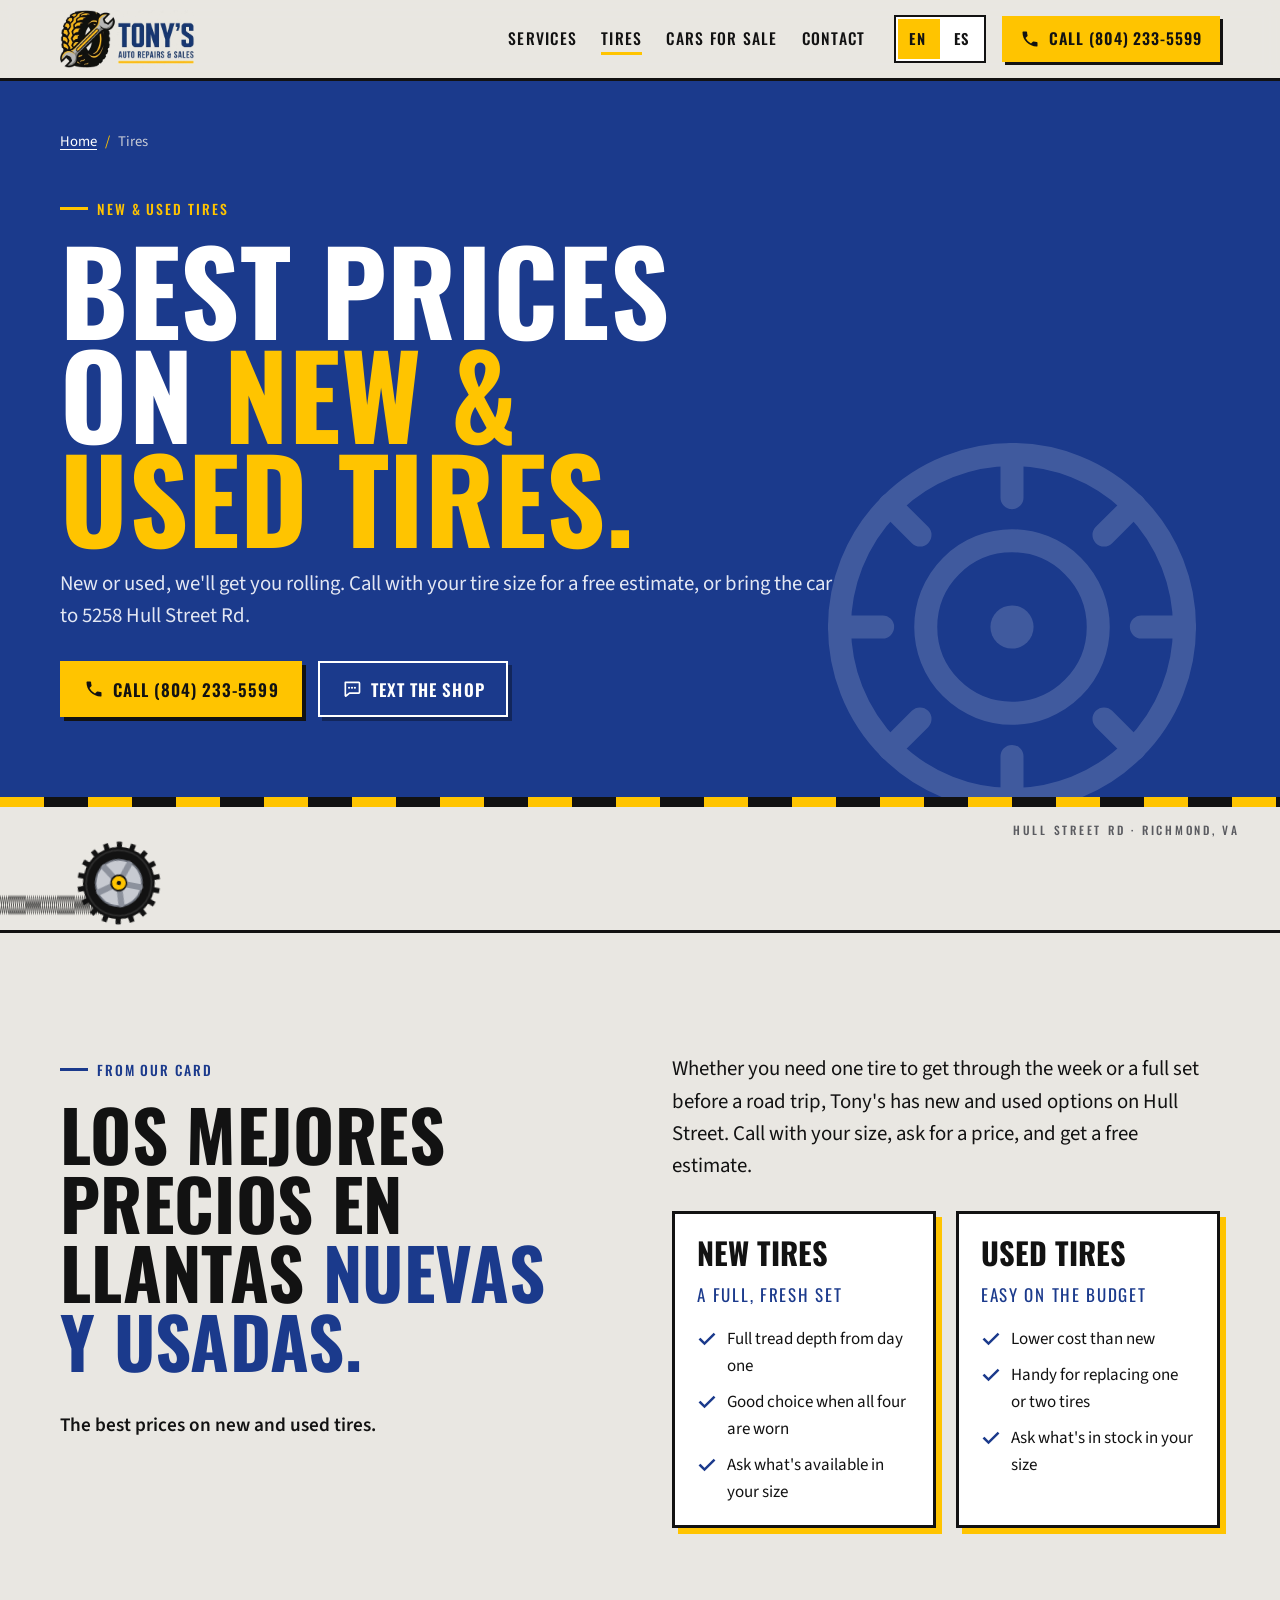
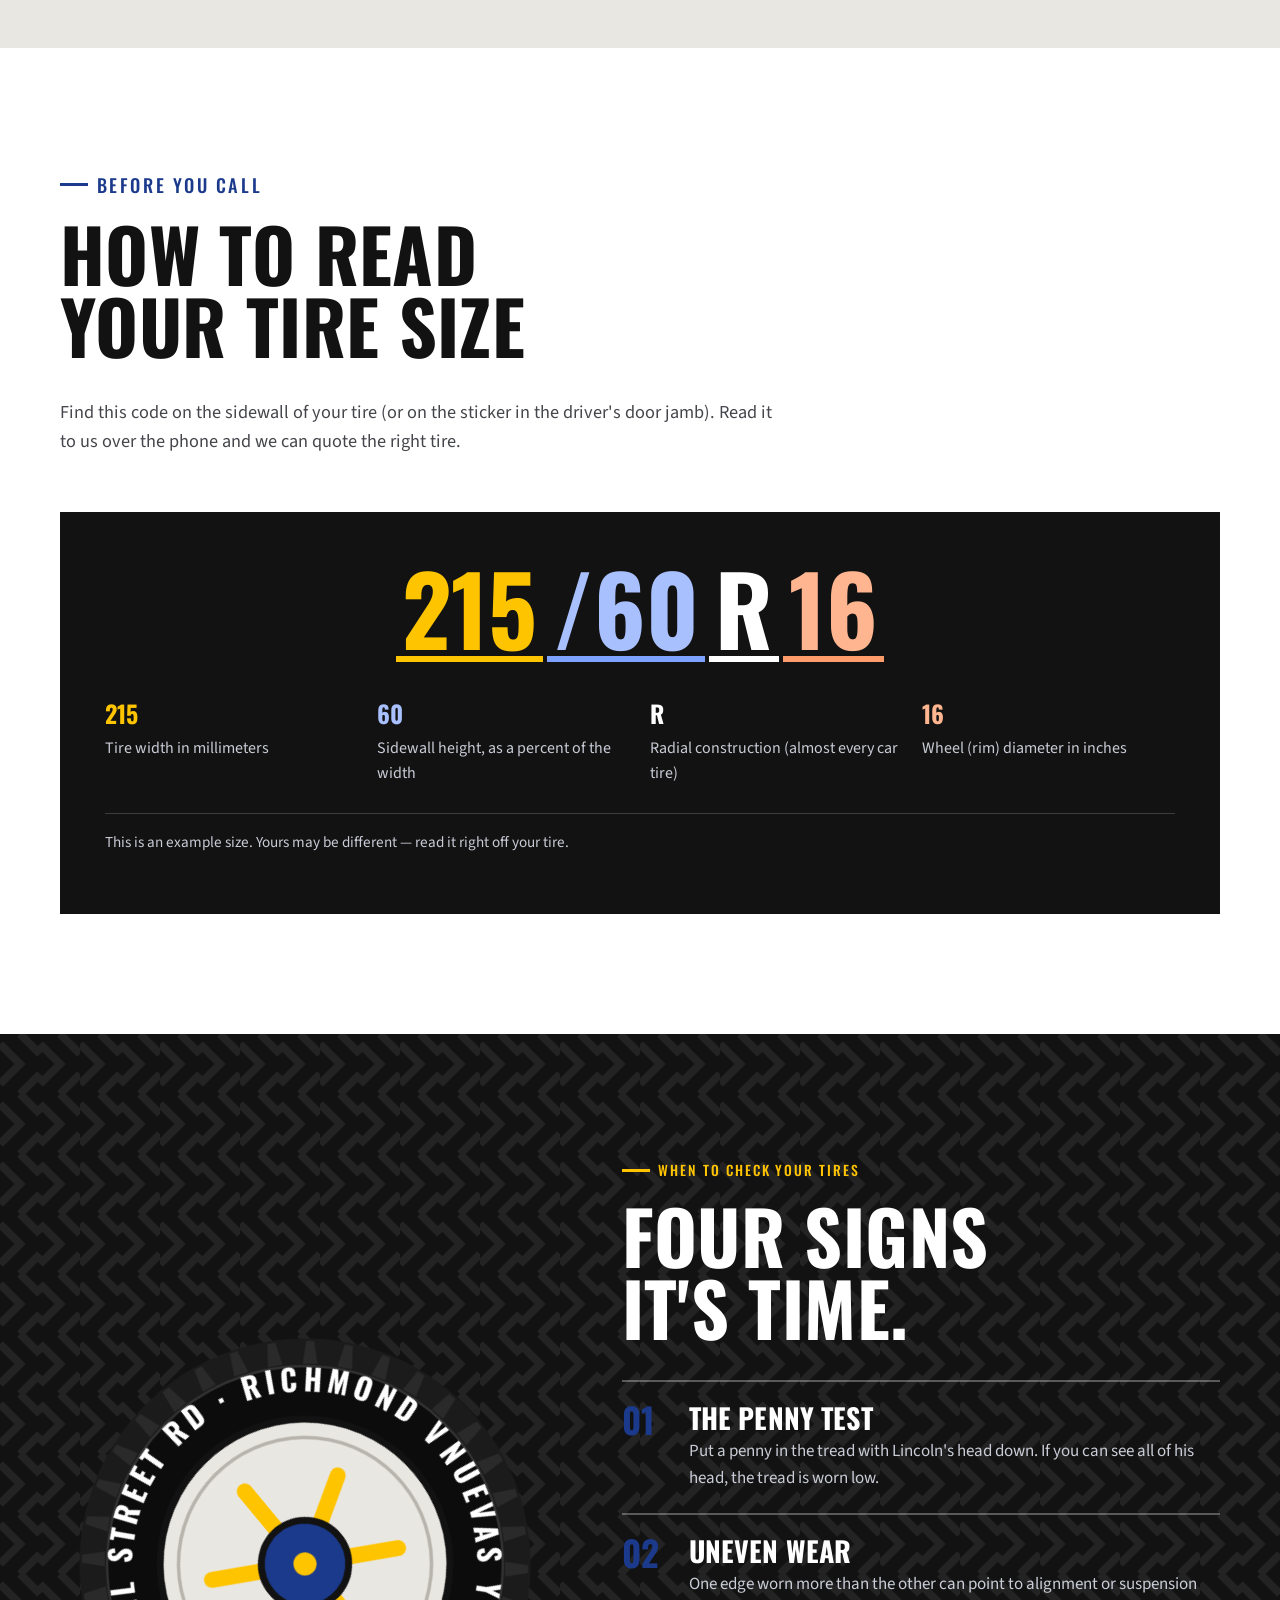
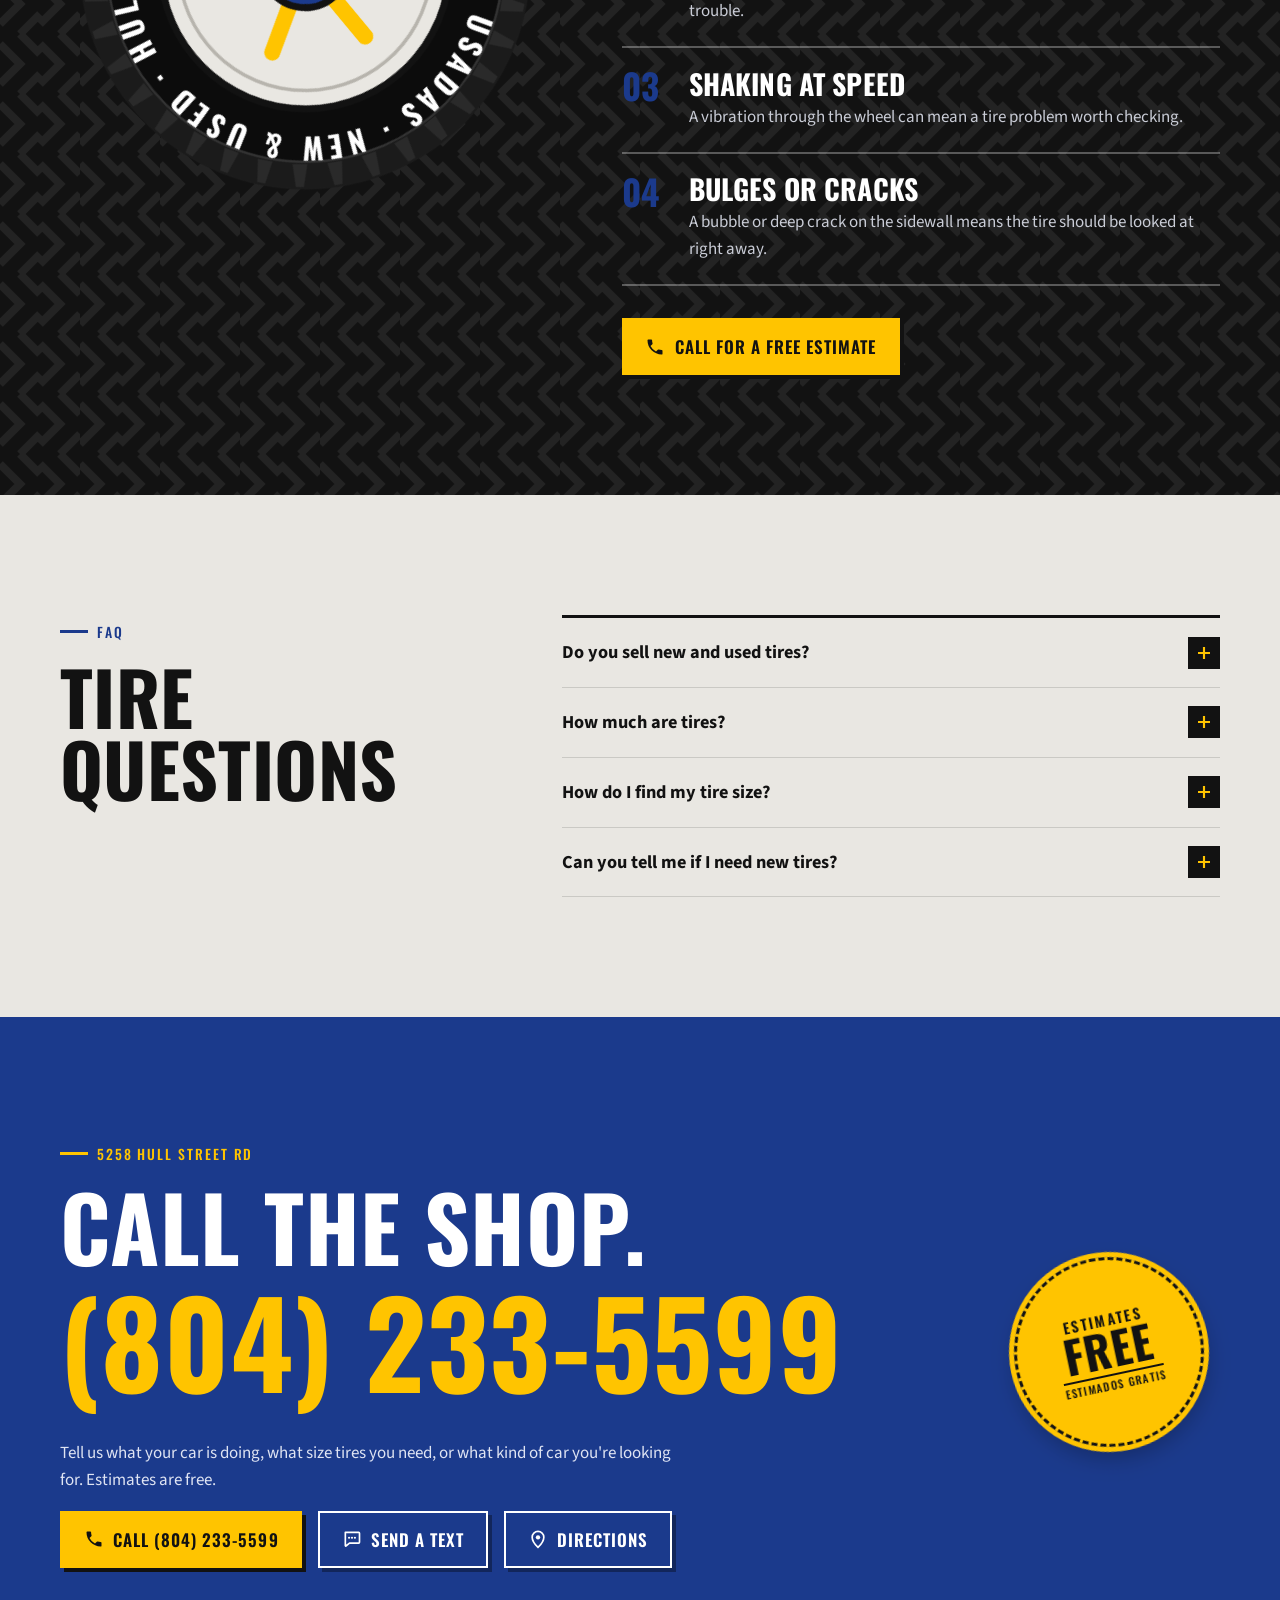
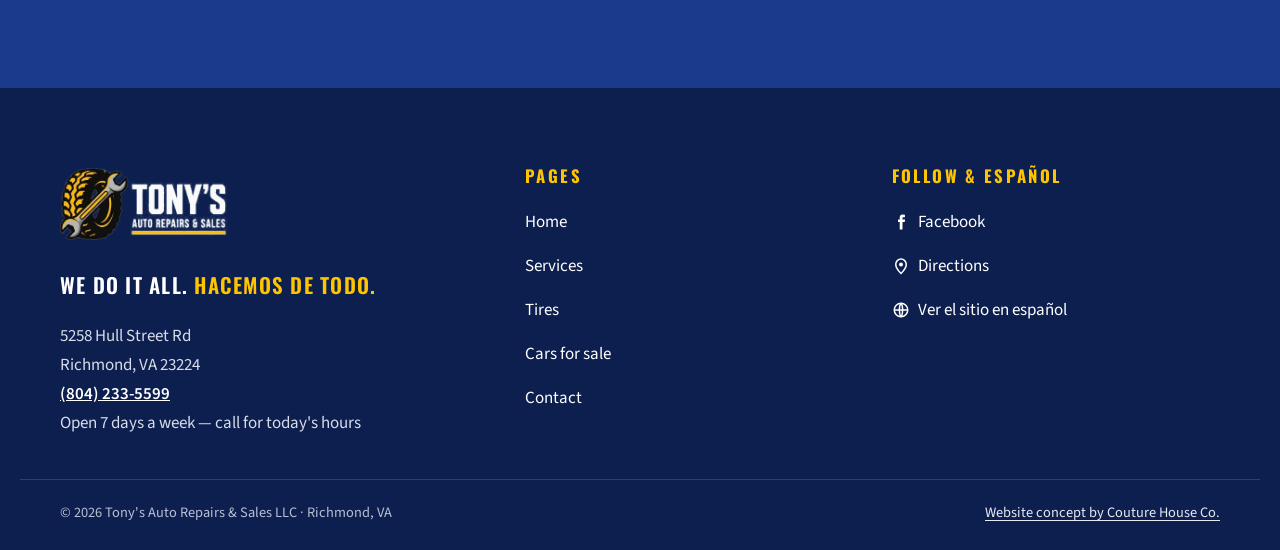
<file: tires.html>
<!doctype html>
<html lang="en">
<head>
<meta charset="utf-8">
<meta name="viewport" content="width=device-width, initial-scale=1, viewport-fit=cover">
<title>New &amp; Used Tires on Hull Street | Richmond, VA | Tony&#x27;s</title>
<meta name="description" content="The best prices on new and used tires in Richmond, VA. Call Tony&#x27;s on Hull Street Rd with your tire size for a free estimate: (804) 233-5599.">
<link rel="canonical" href="https://tonys-auto-repairs-sales.netlify.app/tires.html">
<link rel="alternate" hreflang="en" href="https://tonys-auto-repairs-sales.netlify.app/tires.html">
<link rel="alternate" hreflang="es" href="https://tonys-auto-repairs-sales.netlify.app/es/tires.html">
<link rel="alternate" hreflang="x-default" href="https://tonys-auto-repairs-sales.netlify.app/tires.html">
<meta name="theme-color" content="#1B3A8C">
<meta property="og:type" content="website">
<meta property="og:site_name" content="Tony's Auto Repairs &amp; Sales">
<meta property="og:locale" content="en_US">
<meta property="og:locale:alternate" content="es_US">
<meta property="og:title" content="New &amp; Used Tires on Hull Street | Richmond, VA | Tony&#x27;s">
<meta property="og:description" content="The best prices on new and used tires in Richmond, VA. Call Tony&#x27;s on Hull Street Rd with your tire size for a free estimate: (804) 233-5599.">
<meta property="og:url" content="https://tonys-auto-repairs-sales.netlify.app/tires.html">
<meta property="og:image" content="https://tonys-auto-repairs-sales.netlify.app/assets/img/share.jpg">
<meta property="og:image:width" content="1200">
<meta property="og:image:height" content="630">
<meta property="og:image:alt" content="Tony's Auto Repairs & Sales shop on Hull Street Rd, Richmond, VA">
<meta name="twitter:card" content="summary_large_image">
<meta name="twitter:title" content="New &amp; Used Tires on Hull Street | Richmond, VA | Tony&#x27;s">
<meta name="twitter:description" content="The best prices on new and used tires in Richmond, VA. Call Tony&#x27;s on Hull Street Rd with your tire size for a free estimate: (804) 233-5599.">
<meta name="twitter:image" content="https://tonys-auto-repairs-sales.netlify.app/assets/img/share.jpg">
<link rel="icon" href="assets/img/favicon.svg" type="image/svg+xml">
<link rel="icon" href="assets/img/favicon-32.png" sizes="32x32" type="image/png">
<link rel="apple-touch-icon" href="assets/img/apple-touch-icon.png">
<link rel="manifest" href="site.webmanifest">
<link rel="preload" href="assets/fonts/oswald-latin-wght-normal.woff2" as="font" type="font/woff2" crossorigin>
<link rel="stylesheet" href="assets/css/fonts.css?v=20260930b">
<link rel="stylesheet" href="assets/css/site.css?v=20260930b">
<script>document.documentElement.classList.add('js')</script>
<script src="assets/js/site.js" defer></script>
<script type="application/ld+json">{"@context": "https://schema.org", "@type": "AutoRepair", "@id": "https://tonys-auto-repairs-sales.netlify.app/#business", "additionalType": "https://schema.org/TireShop", "name": "Tony's Auto Repairs & Sales", "legalName": "Tony's Auto Repairs & Sales LLC", "alternateName": ["Tony's Auto Repair", "Tonys Auto Repairs Sale"], "description": "Neighborhood auto repair shop on Hull Street Rd in Southside Richmond, VA: general repair, brakes with free brake inspection, check-engine diagnostics, new and used tires, suspension and lowering installs, and used cars for sale. Free estimates. English and Spanish.", "url": "https://tonys-auto-repairs-sales.netlify.app/", "logo": "https://tonys-auto-repairs-sales.netlify.app/assets/img/tonys-logo.png", "image": ["https://tonys-auto-repairs-sales.netlify.app/assets/img/share.jpg", "https://tonys-auto-repairs-sales.netlify.app/assets/img/shop-front-blue-sky.webp", "https://tonys-auto-repairs-sales.netlify.app/assets/img/shop-bay-open-hull-street.webp"], "telephone": "+1-804-233-5599", "address": {"@type": "PostalAddress", "streetAddress": "5258 Hull Street Rd", "addressLocality": "Richmond", "addressRegion": "VA", "postalCode": "23224", "addressCountry": "US"}, "hasMap": "https://www.google.com/maps/search/?api=1&query=5258+Hull+Street+Rd%2C+Richmond%2C+VA+23224", "areaServed": [{"@type": "City", "name": "Richmond, VA"}, {"@type": "Place", "name": "Southside Richmond"}], "openingHoursSpecification": [{"@type": "OpeningHoursSpecification", "dayOfWeek": ["Monday", "Tuesday", "Wednesday", "Thursday", "Friday", "Saturday"], "opens": "08:00", "closes": "18:00"}], "foundingDate": "2010", "knowsLanguage": ["en", "es"], "sameAs": ["https://www.facebook.com/hullstreettony/"], "contactPoint": {"@type": "ContactPoint", "telephone": "+1-804-233-5599", "contactType": "customer service", "availableLanguage": ["English", "Spanish"]}, "hasOfferCatalog": {"@type": "OfferCatalog", "name": "Services", "itemListElement": [{"@type": "Offer", "itemOffered": {"@type": "Service", "name": "General auto repair", "description": "We do it all: tell us what your car is doing and get a free estimate."}}, {"@type": "Offer", "itemOffered": {"@type": "Service", "name": "Brake service and free brake inspection", "description": "Free brake inspection; brake repair when you need it."}}, {"@type": "Offer", "itemOffered": {"@type": "Service", "name": "Check-engine light diagnostics", "description": "Diagnostics to find out why the check-engine light is on. Ask about a free check-engine scan."}}, {"@type": "Offer", "itemOffered": {"@type": "Service", "name": "New and used tires", "description": "The best prices on new and used tires. Free estimates."}}, {"@type": "Offer", "itemOffered": {"@type": "Service", "name": "Suspension repair and lowering installs", "description": "Suspension work and lowering installs."}}, {"@type": "Offer", "itemOffered": {"@type": "Service", "name": "Used cars for sale", "description": "Used cars for sale on the lot. Call or text for current inventory."}}]}}</script>
<script type="application/ld+json">{"@context": "https://schema.org", "@type": "BreadcrumbList", "itemListElement": [{"@type": "ListItem", "position": 1, "name": "Home", "item": "https://tonys-auto-repairs-sales.netlify.app/"}, {"@type": "ListItem", "position": 2, "name": "Tires", "item": "https://tonys-auto-repairs-sales.netlify.app/tires.html"}]}</script>
<script type="application/ld+json">{"@context": "https://schema.org", "@type": "FAQPage", "mainEntity": [{"@type": "Question", "name": "Do you sell new and used tires?", "acceptedAnswer": {"@type": "Answer", "text": "Yes. Tony's sells both new and used tires on Hull Street Rd in Richmond."}}, {"@type": "Question", "name": "How much are tires?", "acceptedAnswer": {"@type": "Answer", "text": "Prices depend on your tire size and whether you want new or used. Call (804) 233-5599 with your size for a free estimate."}}, {"@type": "Question", "name": "How do I find my tire size?", "acceptedAnswer": {"@type": "Answer", "text": "Look at the sidewall of your tire for a code like 215/60R16. You can also find it on the sticker inside the driver's door jamb."}}, {"@type": "Question", "name": "Can you tell me if I need new tires?", "acceptedAnswer": {"@type": "Answer", "text": "Yes. Bring the car by and we'll take a look and give you a free estimate."}}]}</script>
</head>
<body>
<a class="skip-link" href="#main">Skip to content</a>
<header class="site-header">
  <div class="wrap header-inner">
    <a class="brand" href="index.html" aria-label="Tony's Auto Repairs & Sales home"><img src="assets/img/tonys-logo.webp" width="720" height="310" alt="Tony's Auto Repairs & Sales"></a>
    <nav aria-label="Main menu"><ul class="nav-list"><li><a href="services.html">Services</a></li><li><a href="tires.html" aria-current="page">Tires</a></li><li><a href="cars.html">Cars for sale</a></li><li><a href="contact.html">Contact</a></li></ul></nav>
    <div class="lang-toggle" role="group" aria-label="Language" data-current="en"><span aria-current="true" lang="en">EN</span><a href="es/tires.html" hreflang="es" lang="es" aria-label="Ver esta página en español">ES</a></div>
    <a class="btn header-call" href="tel:+18042335599"><svg viewBox="0 0 24 24" aria-hidden="true" focusable="false"><path d="M6.6 10.8a15.1 15.1 0 0 0 6.6 6.6l2.2-2.2a1 1 0 0 1 1-.25 11.4 11.4 0 0 0 3.6.57 1 1 0 0 1 1 1V20a1 1 0 0 1-1 1A17 17 0 0 1 3 4a1 1 0 0 1 1-1h3.5a1 1 0 0 1 1 1c0 1.25.2 2.45.57 3.6a1 1 0 0 1-.25 1z" fill="currentColor"/></svg>Call (804) 233-5599</a>
    <button class="menu-btn" type="button" aria-expanded="false" aria-controls="mobile-nav" aria-label="Open menu" data-label-open="Open menu" data-label-close="Close menu"><svg class="i-open" viewBox="0 0 24 24" aria-hidden="true" focusable="false"><path d="M3 6h18M3 12h18M3 18h18" stroke="currentColor" stroke-width="2.4"/></svg><svg class="i-close" viewBox="0 0 24 24" aria-hidden="true" focusable="false"><path d="M5 5l14 14M19 5L5 19" stroke="currentColor" stroke-width="2.4"/></svg></button>
  </div>
</header>
<div class="mobile-nav" id="mobile-nav" hidden>
  <nav aria-label="Main menu"><ul><li><a href="index.html">Home<svg viewBox="0 0 24 24" aria-hidden="true" focusable="false"><path d="M4 12h15M13 6l6 6-6 6" fill="none" stroke="currentColor" stroke-width="2.4" stroke-linecap="square"/></svg></a></li><li><a href="services.html">Services<svg viewBox="0 0 24 24" aria-hidden="true" focusable="false"><path d="M4 12h15M13 6l6 6-6 6" fill="none" stroke="currentColor" stroke-width="2.4" stroke-linecap="square"/></svg></a></li><li><a href="tires.html" aria-current="page">Tires<svg viewBox="0 0 24 24" aria-hidden="true" focusable="false"><path d="M4 12h15M13 6l6 6-6 6" fill="none" stroke="currentColor" stroke-width="2.4" stroke-linecap="square"/></svg></a></li><li><a href="cars.html">Cars for sale<svg viewBox="0 0 24 24" aria-hidden="true" focusable="false"><path d="M4 12h15M13 6l6 6-6 6" fill="none" stroke="currentColor" stroke-width="2.4" stroke-linecap="square"/></svg></a></li><li><a href="contact.html">Contact<svg viewBox="0 0 24 24" aria-hidden="true" focusable="false"><path d="M4 12h15M13 6l6 6-6 6" fill="none" stroke="currentColor" stroke-width="2.4" stroke-linecap="square"/></svg></a></li></ul></nav>
  <a class="btn" href="tel:+18042335599"><svg viewBox="0 0 24 24" aria-hidden="true" focusable="false"><path d="M6.6 10.8a15.1 15.1 0 0 0 6.6 6.6l2.2-2.2a1 1 0 0 1 1-.25 11.4 11.4 0 0 0 3.6.57 1 1 0 0 1 1 1V20a1 1 0 0 1-1 1A17 17 0 0 1 3 4a1 1 0 0 1 1-1h3.5a1 1 0 0 1 1 1c0 1.25.2 2.45.57 3.6a1 1 0 0 1-.25 1z" fill="currentColor"/></svg>Call (804) 233-5599</a>
  <p class="mn-meta">5258 Hull Street Rd, Richmond, VA 23224<br>Open 7 days a week &mdash; call for today's hours</p>
</div>
<main id="main">
<section class="page-hero">
  <svg class="ph-art" viewBox="0 0 64 64" aria-hidden="true" focusable="false"><circle fill="none" stroke="currentColor" stroke-width="3.2" stroke-linejoin="round" stroke-linecap="round" cx="32" cy="32" r="24"/><circle fill="none" stroke="currentColor" stroke-width="3.2" stroke-linejoin="round" stroke-linecap="round" cx="32" cy="32" r="12"/><circle cx="32" cy="32" r="3" fill="currentColor"/><path fill="none" stroke="currentColor" stroke-width="3.2" stroke-linejoin="round" stroke-linecap="round" d="M32 8v6M32 50v6M8 32h6M50 32h6M15 15l4.2 4.2M44.8 44.8L49 49M49 15l-4.2 4.2M19.2 44.8L15 49"/></svg>
  <div class="wrap page-hero-inner">
    <nav class="crumbs" aria-label="Breadcrumb"><ol><li><a href="index.html">Home</a></li><li aria-current="page">Tires</li></ol></nav>
    <p class="eyebrow">New &amp; used tires</p>
    <h1>Best prices on <span class="hl">new &amp; used tires.</span></h1>
    <p class="lead">New or used, we'll get you rolling. Call with your tire size for a free estimate, or bring the car to 5258 Hull Street Rd.</p>
    <div class="btn-row"><a class="btn" href="tel:+18042335599"><svg viewBox="0 0 24 24" aria-hidden="true" focusable="false"><path d="M6.6 10.8a15.1 15.1 0 0 0 6.6 6.6l2.2-2.2a1 1 0 0 1 1-.25 11.4 11.4 0 0 0 3.6.57 1 1 0 0 1 1 1V20a1 1 0 0 1-1 1A17 17 0 0 1 3 4a1 1 0 0 1 1-1h3.5a1 1 0 0 1 1 1c0 1.25.2 2.45.57 3.6a1 1 0 0 1-.25 1z" fill="currentColor"/></svg>Call (804) 233-5599</a><a class="btn btn--ghost-light" href="sms:+18042335599"><svg viewBox="0 0 24 24" aria-hidden="true" focusable="false"><path d="M4 4h16a1 1 0 0 1 1 1v11a1 1 0 0 1-1 1H9l-4.3 3.4A.5.5 0 0 1 4 20V5a1 1 0 0 1 0 0z" fill="none" stroke="currentColor" stroke-width="2" stroke-linejoin="round"/><circle cx="8.5" cy="10.5" r="1.3" fill="currentColor"/><circle cx="12" cy="10.5" r="1.3" fill="currentColor"/><circle cx="15.5" cy="10.5" r="1.3" fill="currentColor"/></svg>Text the shop</a></div>
  </div>
</section>
<div class="road" aria-hidden="true"><span class="road-label">Hull Street Rd &middot; Richmond, VA</span><div class="tread"></div><div class="tire"><svg viewBox="0 0 100 100" aria-hidden="true" focusable="false"><rect x="47" y="2" width="6" height="9" fill="#121212" transform="rotate(0 50 50)"/><rect x="47" y="2" width="6" height="9" fill="#121212" transform="rotate(20 50 50)"/><rect x="47" y="2" width="6" height="9" fill="#121212" transform="rotate(40 50 50)"/><rect x="47" y="2" width="6" height="9" fill="#121212" transform="rotate(60 50 50)"/><rect x="47" y="2" width="6" height="9" fill="#121212" transform="rotate(80 50 50)"/><rect x="47" y="2" width="6" height="9" fill="#121212" transform="rotate(100 50 50)"/><rect x="47" y="2" width="6" height="9" fill="#121212" transform="rotate(120 50 50)"/><rect x="47" y="2" width="6" height="9" fill="#121212" transform="rotate(140 50 50)"/><rect x="47" y="2" width="6" height="9" fill="#121212" transform="rotate(160 50 50)"/><rect x="47" y="2" width="6" height="9" fill="#121212" transform="rotate(180 50 50)"/><rect x="47" y="2" width="6" height="9" fill="#121212" transform="rotate(200 50 50)"/><rect x="47" y="2" width="6" height="9" fill="#121212" transform="rotate(220 50 50)"/><rect x="47" y="2" width="6" height="9" fill="#121212" transform="rotate(240 50 50)"/><rect x="47" y="2" width="6" height="9" fill="#121212" transform="rotate(260 50 50)"/><rect x="47" y="2" width="6" height="9" fill="#121212" transform="rotate(280 50 50)"/><rect x="47" y="2" width="6" height="9" fill="#121212" transform="rotate(300 50 50)"/><rect x="47" y="2" width="6" height="9" fill="#121212" transform="rotate(320 50 50)"/><rect x="47" y="2" width="6" height="9" fill="#121212" transform="rotate(340 50 50)"/><circle cx="50" cy="50" r="42" fill="#121212"/><circle cx="50" cy="50" r="38" fill="none" stroke="#2c2c2c" stroke-width="2"/><circle cx="50" cy="50" r="27" fill="#c7cad1"/><circle cx="50" cy="50" r="27" fill="none" stroke="#6b707b" stroke-width="2"/><path d="M50 50 L50 25" stroke="#8c919c" stroke-width="7" stroke-linecap="round" transform="rotate(0 50 50)"/><path d="M50 50 L50 25" stroke="#8c919c" stroke-width="7" stroke-linecap="round" transform="rotate(72 50 50)"/><path d="M50 50 L50 25" stroke="#8c919c" stroke-width="7" stroke-linecap="round" transform="rotate(144 50 50)"/><path d="M50 50 L50 25" stroke="#8c919c" stroke-width="7" stroke-linecap="round" transform="rotate(216 50 50)"/><path d="M50 50 L50 25" stroke="#8c919c" stroke-width="7" stroke-linecap="round" transform="rotate(288 50 50)"/><circle cx="50" cy="50" r="9" fill="#FFC400" stroke="#121212" stroke-width="2"/><circle cx="50" cy="50" r="2.5" fill="#121212"/></svg></div></div>
<section class="section" aria-labelledby="intro-h">
  <div class="wrap two-col">
    <div class="reveal">
      <p class="eyebrow blue">From our card</p>
      <h2 id="intro-h" class="big-type" lang="es">Los mejores precios en llantas <span class="hl">nuevas y usadas.</span></h2>
      <p style="font-size:1.2rem;font-weight:600">The best prices on new and used tires.</p>
    </div>
    <div class="reveal reveal-d1">
      <p class="lead">Whether you need one tire to get through the week or a full set before a road trip, Tony's has new and used options on Hull Street. Call with your size, ask for a price, and get a free estimate.</p>
      <div class="two-col" style="gap:1.2rem;margin-top:1.8rem"><div class="panel reveal"><h3 style="font-size:1.9rem;letter-spacing:0">New tires</h3><p class="tag" style="font-family:var(--display);text-transform:uppercase;letter-spacing:.1em;color:var(--blue)">A full, fresh set</p><ul><li><svg viewBox="0 0 24 24" aria-hidden="true" focusable="false"><path d="M4 12.5l5 5L20 6.5" fill="none" stroke="currentColor" stroke-width="3" stroke-linecap="square"/></svg><span>Full tread depth from day one</span></li><li><svg viewBox="0 0 24 24" aria-hidden="true" focusable="false"><path d="M4 12.5l5 5L20 6.5" fill="none" stroke="currentColor" stroke-width="3" stroke-linecap="square"/></svg><span>Good choice when all four are worn</span></li><li><svg viewBox="0 0 24 24" aria-hidden="true" focusable="false"><path d="M4 12.5l5 5L20 6.5" fill="none" stroke="currentColor" stroke-width="3" stroke-linecap="square"/></svg><span>Ask what's available in your size</span></li></ul></div><div class="panel reveal"><h3 style="font-size:1.9rem;letter-spacing:0">Used tires</h3><p class="tag" style="font-family:var(--display);text-transform:uppercase;letter-spacing:.1em;color:var(--blue)">Easy on the budget</p><ul><li><svg viewBox="0 0 24 24" aria-hidden="true" focusable="false"><path d="M4 12.5l5 5L20 6.5" fill="none" stroke="currentColor" stroke-width="3" stroke-linecap="square"/></svg><span>Lower cost than new</span></li><li><svg viewBox="0 0 24 24" aria-hidden="true" focusable="false"><path d="M4 12.5l5 5L20 6.5" fill="none" stroke="currentColor" stroke-width="3" stroke-linecap="square"/></svg><span>Handy for replacing one or two tires</span></li><li><svg viewBox="0 0 24 24" aria-hidden="true" focusable="false"><path d="M4 12.5l5 5L20 6.5" fill="none" stroke="currentColor" stroke-width="3" stroke-linecap="square"/></svg><span>Ask what's in stock in your size</span></li></ul></div></div>
    </div>
  </div>
</section>
<section class="section section--white" aria-labelledby="size-h">
  <div class="wrap">
    <div class="section-head reveal"><p class="eyebrow blue">Before you call</p><h2 id="size-h">How to read your tire size</h2><p>Find this code on the sidewall of your tire (or on the sticker in the driver's door jamb). Read it to us over the phone and we can quote the right tire.</p></div>
    <div class="decoder reveal">
      <p class="decoder-size" aria-label="Example tire size: 215/60R16"><span class="a">215</span><span class="b">/60</span><span class="c">R</span><span class="d">16</span></p>
      <dl>
        <div><dt class="k-a">215</dt><dd>Tire width in millimeters</dd></div>
        <div><dt class="k-b">60</dt><dd>Sidewall height, as a percent of the width</dd></div>
        <div><dt class="k-c">R</dt><dd>Radial construction (almost every car tire)</dd></div>
        <div><dt class="k-d">16</dt><dd>Wheel (rim) diameter in inches</dd></div>
      </dl>
      <p class="decoder-note">This is an example size. Yours may be different &mdash; read it right off your tire.</p>
    </div>
  </div>
</section>
<section class="section section--ink tires-block" aria-labelledby="signs-h">
  <div class="wrap tires-grid">
    <div class="sidewall reveal"><svg viewBox="0 0 400 400" role="img" aria-label="NUEVAS Y USADAS · NEW &amp; USED · HULL STREET RD · RICHMOND VA · "><defs><path id="sw-path" d="M200 200 m-150 0 a150 150 0 1 1 300 0 a150 150 0 1 1 -300 0"/></defs><circle cx="200" cy="200" r="196" fill="#1b1b1b"/><path d="M200 6 l7 0 l3 20 l-13 0z" fill="#2a2a2a" transform="rotate(0 200 200)"/><path d="M200 6 l7 0 l3 20 l-13 0z" fill="#2a2a2a" transform="rotate(10 200 200)"/><path d="M200 6 l7 0 l3 20 l-13 0z" fill="#2a2a2a" transform="rotate(20 200 200)"/><path d="M200 6 l7 0 l3 20 l-13 0z" fill="#2a2a2a" transform="rotate(30 200 200)"/><path d="M200 6 l7 0 l3 20 l-13 0z" fill="#2a2a2a" transform="rotate(40 200 200)"/><path d="M200 6 l7 0 l3 20 l-13 0z" fill="#2a2a2a" transform="rotate(50 200 200)"/><path d="M200 6 l7 0 l3 20 l-13 0z" fill="#2a2a2a" transform="rotate(60 200 200)"/><path d="M200 6 l7 0 l3 20 l-13 0z" fill="#2a2a2a" transform="rotate(70 200 200)"/><path d="M200 6 l7 0 l3 20 l-13 0z" fill="#2a2a2a" transform="rotate(80 200 200)"/><path d="M200 6 l7 0 l3 20 l-13 0z" fill="#2a2a2a" transform="rotate(90 200 200)"/><path d="M200 6 l7 0 l3 20 l-13 0z" fill="#2a2a2a" transform="rotate(100 200 200)"/><path d="M200 6 l7 0 l3 20 l-13 0z" fill="#2a2a2a" transform="rotate(110 200 200)"/><path d="M200 6 l7 0 l3 20 l-13 0z" fill="#2a2a2a" transform="rotate(120 200 200)"/><path d="M200 6 l7 0 l3 20 l-13 0z" fill="#2a2a2a" transform="rotate(130 200 200)"/><path d="M200 6 l7 0 l3 20 l-13 0z" fill="#2a2a2a" transform="rotate(140 200 200)"/><path d="M200 6 l7 0 l3 20 l-13 0z" fill="#2a2a2a" transform="rotate(150 200 200)"/><path d="M200 6 l7 0 l3 20 l-13 0z" fill="#2a2a2a" transform="rotate(160 200 200)"/><path d="M200 6 l7 0 l3 20 l-13 0z" fill="#2a2a2a" transform="rotate(170 200 200)"/><path d="M200 6 l7 0 l3 20 l-13 0z" fill="#2a2a2a" transform="rotate(180 200 200)"/><path d="M200 6 l7 0 l3 20 l-13 0z" fill="#2a2a2a" transform="rotate(190 200 200)"/><path d="M200 6 l7 0 l3 20 l-13 0z" fill="#2a2a2a" transform="rotate(200 200 200)"/><path d="M200 6 l7 0 l3 20 l-13 0z" fill="#2a2a2a" transform="rotate(210 200 200)"/><path d="M200 6 l7 0 l3 20 l-13 0z" fill="#2a2a2a" transform="rotate(220 200 200)"/><path d="M200 6 l7 0 l3 20 l-13 0z" fill="#2a2a2a" transform="rotate(230 200 200)"/><path d="M200 6 l7 0 l3 20 l-13 0z" fill="#2a2a2a" transform="rotate(240 200 200)"/><path d="M200 6 l7 0 l3 20 l-13 0z" fill="#2a2a2a" transform="rotate(250 200 200)"/><path d="M200 6 l7 0 l3 20 l-13 0z" fill="#2a2a2a" transform="rotate(260 200 200)"/><path d="M200 6 l7 0 l3 20 l-13 0z" fill="#2a2a2a" transform="rotate(270 200 200)"/><path d="M200 6 l7 0 l3 20 l-13 0z" fill="#2a2a2a" transform="rotate(280 200 200)"/><path d="M200 6 l7 0 l3 20 l-13 0z" fill="#2a2a2a" transform="rotate(290 200 200)"/><path d="M200 6 l7 0 l3 20 l-13 0z" fill="#2a2a2a" transform="rotate(300 200 200)"/><path d="M200 6 l7 0 l3 20 l-13 0z" fill="#2a2a2a" transform="rotate(310 200 200)"/><path d="M200 6 l7 0 l3 20 l-13 0z" fill="#2a2a2a" transform="rotate(320 200 200)"/><path d="M200 6 l7 0 l3 20 l-13 0z" fill="#2a2a2a" transform="rotate(330 200 200)"/><path d="M200 6 l7 0 l3 20 l-13 0z" fill="#2a2a2a" transform="rotate(340 200 200)"/><path d="M200 6 l7 0 l3 20 l-13 0z" fill="#2a2a2a" transform="rotate(350 200 200)"/><circle cx="200" cy="200" r="172" fill="#0c0c0c" stroke="#333" stroke-width="2"/><text font-family="Oswald, Arial Narrow, sans-serif" font-weight="700" font-size="26" letter-spacing="4.2" fill="#ffffff"><textPath href="#sw-path">NUEVAS Y USADAS · NEW &amp; USED · HULL STREET RD · RICHMOND VA · </textPath></text><circle cx="200" cy="200" r="126" fill="#e9e7e2" stroke="#121212" stroke-width="6"/><circle cx="200" cy="200" r="110" fill="none" stroke="#b7b4ad" stroke-width="3"/><path d="M200 200 L200 118" stroke="#FFC400" stroke-width="14" stroke-linecap="round" transform="rotate(0 200 200)"/><path d="M200 200 L200 118" stroke="#FFC400" stroke-width="14" stroke-linecap="round" transform="rotate(60 200 200)"/><path d="M200 200 L200 118" stroke="#FFC400" stroke-width="14" stroke-linecap="round" transform="rotate(120 200 200)"/><path d="M200 200 L200 118" stroke="#FFC400" stroke-width="14" stroke-linecap="round" transform="rotate(180 200 200)"/><path d="M200 200 L200 118" stroke="#FFC400" stroke-width="14" stroke-linecap="round" transform="rotate(240 200 200)"/><path d="M200 200 L200 118" stroke="#FFC400" stroke-width="14" stroke-linecap="round" transform="rotate(300 200 200)"/><circle cx="200" cy="200" r="38" fill="#1B3A8C" stroke="#121212" stroke-width="6"/><circle cx="200" cy="200" r="10" fill="#FFC400"/></svg></div>
    <div>
      <p class="eyebrow">When to check your tires</p>
      <h2 id="signs-h">Four signs it's time.</h2>
      <ul class="why-list" style="margin-top:1.5rem"><li class="reveal" style="border-color:rgba(255,255,255,.3)"><h3>The penny test</h3><p style="color:var(--muted-on-dark)">Put a penny in the tread with Lincoln's head down. If you can see all of his head, the tread is worn low.</p></li><li class="reveal" style="border-color:rgba(255,255,255,.3)"><h3>Uneven wear</h3><p style="color:var(--muted-on-dark)">One edge worn more than the other can point to alignment or suspension trouble.</p></li><li class="reveal" style="border-color:rgba(255,255,255,.3)"><h3>Shaking at speed</h3><p style="color:var(--muted-on-dark)">A vibration through the wheel can mean a tire problem worth checking.</p></li><li class="reveal" style="border-color:rgba(255,255,255,.3)"><h3>Bulges or cracks</h3><p style="color:var(--muted-on-dark)">A bubble or deep crack on the sidewall means the tire should be looked at right away.</p></li></ul>
      <div class="btn-row" style="margin-top:2rem"><a class="btn" href="tel:+18042335599"><svg viewBox="0 0 24 24" aria-hidden="true" focusable="false"><path d="M6.6 10.8a15.1 15.1 0 0 0 6.6 6.6l2.2-2.2a1 1 0 0 1 1-.25 11.4 11.4 0 0 0 3.6.57 1 1 0 0 1 1 1V20a1 1 0 0 1-1 1A17 17 0 0 1 3 4a1 1 0 0 1 1-1h3.5a1 1 0 0 1 1 1c0 1.25.2 2.45.57 3.6a1 1 0 0 1-.25 1z" fill="currentColor"/></svg>Call for a free estimate</a></div>
    </div>
  </div>
</section>
<section class="section" aria-labelledby="faq-h">
  <div class="wrap facts-wrap">
    <div class="reveal"><p class="eyebrow blue">FAQ</p><h2 id="faq-h">Tire questions</h2></div>
    <div class="faq"><details class="reveal"><summary>Do you sell new and used tires?<span class="pm"><svg viewBox="0 0 24 24" aria-hidden="true" focusable="false"><path d="M12 3v18M3 12h18" stroke="currentColor" stroke-width="3.2"/></svg></span></summary><div class="ans"><p>Yes. Tony&#x27;s sells both new and used tires on Hull Street Rd in Richmond.</p></div></details><details class="reveal"><summary>How much are tires?<span class="pm"><svg viewBox="0 0 24 24" aria-hidden="true" focusable="false"><path d="M12 3v18M3 12h18" stroke="currentColor" stroke-width="3.2"/></svg></span></summary><div class="ans"><p>Prices depend on your tire size and whether you want new or used. Call (804) 233-5599 with your size for a free estimate.</p></div></details><details class="reveal"><summary>How do I find my tire size?<span class="pm"><svg viewBox="0 0 24 24" aria-hidden="true" focusable="false"><path d="M12 3v18M3 12h18" stroke="currentColor" stroke-width="3.2"/></svg></span></summary><div class="ans"><p>Look at the sidewall of your tire for a code like 215/60R16. You can also find it on the sticker inside the driver&#x27;s door jamb.</p></div></details><details class="reveal"><summary>Can you tell me if I need new tires?<span class="pm"><svg viewBox="0 0 24 24" aria-hidden="true" focusable="false"><path d="M12 3v18M3 12h18" stroke="currentColor" stroke-width="3.2"/></svg></span></summary><div class="ans"><p>Yes. Bring the car by and we&#x27;ll take a look and give you a free estimate.</p></div></details></div>
  </div>
</section>
<section class="section section--blue cta" aria-labelledby="cta-h">
  <div class="wrap cta-inner">
    <div>
      <p class="eyebrow">5258 Hull Street Rd</p>
      <h2 id="cta-h">Call the shop.</h2>
      <a class="big-phone" href="tel:+18042335599">(804) 233-5599</a>
      <p>Tell us what your car is doing, what size tires you need, or what kind of car you're looking for. Estimates are free.</p>
      <div class="btn-row">
        <a class="btn" href="tel:+18042335599"><svg viewBox="0 0 24 24" aria-hidden="true" focusable="false"><path d="M6.6 10.8a15.1 15.1 0 0 0 6.6 6.6l2.2-2.2a1 1 0 0 1 1-.25 11.4 11.4 0 0 0 3.6.57 1 1 0 0 1 1 1V20a1 1 0 0 1-1 1A17 17 0 0 1 3 4a1 1 0 0 1 1-1h3.5a1 1 0 0 1 1 1c0 1.25.2 2.45.57 3.6a1 1 0 0 1-.25 1z" fill="currentColor"/></svg>Call (804) 233-5599</a>
        <a class="btn btn--ghost-light" href="sms:+18042335599"><svg viewBox="0 0 24 24" aria-hidden="true" focusable="false"><path d="M4 4h16a1 1 0 0 1 1 1v11a1 1 0 0 1-1 1H9l-4.3 3.4A.5.5 0 0 1 4 20V5a1 1 0 0 1 0 0z" fill="none" stroke="currentColor" stroke-width="2" stroke-linejoin="round"/><circle cx="8.5" cy="10.5" r="1.3" fill="currentColor"/><circle cx="12" cy="10.5" r="1.3" fill="currentColor"/><circle cx="15.5" cy="10.5" r="1.3" fill="currentColor"/></svg>Send a text</a>
        <a class="btn btn--ghost-light" href="https://www.google.com/maps/search/?api=1&query=5258+Hull+Street+Rd%2C+Richmond%2C+VA+23224" rel="noopener" target="_blank"><svg viewBox="0 0 24 24" aria-hidden="true" focusable="false"><path d="M12 22s7-6.6 7-12.2A7 7 0 0 0 5 9.8C5 15.4 12 22 12 22z" fill="none" stroke="currentColor" stroke-width="2"/><circle cx="12" cy="10" r="2.6" fill="currentColor"/></svg>Directions</a>
      </div>
    </div>
    <div class="stamp " data-stamp aria-hidden="true"><span><small>Estimates</small><b>Free</b><i>Estimados gratis</i></span></div>
  </div>
</section>
</main>
<footer class="site-footer">
  <div class="wrap foot-grid">
    <div>
      <a class="brand" href="index.html" aria-label="Tony's Auto Repairs & Sales home"><img src="assets/img/tonys-logo-reverse.webp" width="720" height="310" alt="Tony's Auto Repairs & Sales"></a>
      <p class="foot-tag">We do it all. <span>Hacemos de todo.</span></p>
      <address>5258 Hull Street Rd<br>Richmond, VA 23224<br><a href="tel:+18042335599">(804) 233-5599</a><br>Open 7 days a week &mdash; call for today's hours</address>
    </div>
    <div>
      <h2>Pages</h2>
      <ul><li><a href="index.html">Home</a></li><li><a href="services.html">Services</a></li><li><a href="tires.html">Tires</a></li><li><a href="cars.html">Cars for sale</a></li><li><a href="contact.html">Contact</a></li></ul>
    </div>
    <div>
      <h2>Follow &amp; español</h2>
      <ul>
        <li><a href="https://www.facebook.com/hullstreettony/" rel="noopener" target="_blank"><svg viewBox="0 0 24 24" aria-hidden="true" focusable="false"><path d="M14 8.5V6.8c0-.8.5-1 1-1h2.2V2.2L14.3 2C11 2 10.3 4.4 10.3 6v2.5H8V12h2.3v10H14V12h3l.4-3.5z" fill="currentColor"/></svg>Facebook<span class="visually-hidden"> (opens in a new tab)</span></a></li>
        <li><a href="https://www.google.com/maps/search/?api=1&query=5258+Hull+Street+Rd%2C+Richmond%2C+VA+23224" rel="noopener" target="_blank"><svg viewBox="0 0 24 24" aria-hidden="true" focusable="false"><path d="M12 22s7-6.6 7-12.2A7 7 0 0 0 5 9.8C5 15.4 12 22 12 22z" fill="none" stroke="currentColor" stroke-width="2"/><circle cx="12" cy="10" r="2.6" fill="currentColor"/></svg>Directions<span class="visually-hidden"> (opens in a new tab)</span></a></li>
        <li><a href="es/index.html" hreflang="es" lang="es"><svg viewBox="0 0 24 24" aria-hidden="true" focusable="false"><circle cx="12" cy="12" r="9" fill="none" stroke="currentColor" stroke-width="2"/><path d="M3 12h18M12 3c2.8 3 2.8 15 0 18M12 3c-2.8 3-2.8 15 0 18" fill="none" stroke="currentColor" stroke-width="2"/></svg>Ver el sitio en español</a></li>
      </ul>
    </div>
  </div>
  <div class="wrap foot-bottom">
    <span>&copy; <span data-year>2026</span> Tony's Auto Repairs &amp; Sales LLC &middot; Richmond, VA</span>
    <a href="https://couturehouse.co" rel="noopener">Website concept by Couture House Co.</a>
  </div>
</footer>
<nav class="action-bar" aria-label="Quick actions">
  <a class="ab-call" href="tel:+18042335599" aria-label="Call (804) 233-5599"><svg viewBox="0 0 24 24" aria-hidden="true" focusable="false"><path d="M6.6 10.8a15.1 15.1 0 0 0 6.6 6.6l2.2-2.2a1 1 0 0 1 1-.25 11.4 11.4 0 0 0 3.6.57 1 1 0 0 1 1 1V20a1 1 0 0 1-1 1A17 17 0 0 1 3 4a1 1 0 0 1 1-1h3.5a1 1 0 0 1 1 1c0 1.25.2 2.45.57 3.6a1 1 0 0 1-.25 1z" fill="currentColor"/></svg>(804) 233-5599</a>
  <a href="sms:+18042335599"><svg viewBox="0 0 24 24" aria-hidden="true" focusable="false"><path d="M4 4h16a1 1 0 0 1 1 1v11a1 1 0 0 1-1 1H9l-4.3 3.4A.5.5 0 0 1 4 20V5a1 1 0 0 1 0 0z" fill="none" stroke="currentColor" stroke-width="2" stroke-linejoin="round"/><circle cx="8.5" cy="10.5" r="1.3" fill="currentColor"/><circle cx="12" cy="10.5" r="1.3" fill="currentColor"/><circle cx="15.5" cy="10.5" r="1.3" fill="currentColor"/></svg>Text</a>
  <a href="https://www.google.com/maps/search/?api=1&query=5258+Hull+Street+Rd%2C+Richmond%2C+VA+23224" rel="noopener" target="_blank"><svg viewBox="0 0 24 24" aria-hidden="true" focusable="false"><path d="M12 22s7-6.6 7-12.2A7 7 0 0 0 5 9.8C5 15.4 12 22 12 22z" fill="none" stroke="currentColor" stroke-width="2"/><circle cx="12" cy="10" r="2.6" fill="currentColor"/></svg>Directions</a>
</nav>
</body>
</html>
</file>
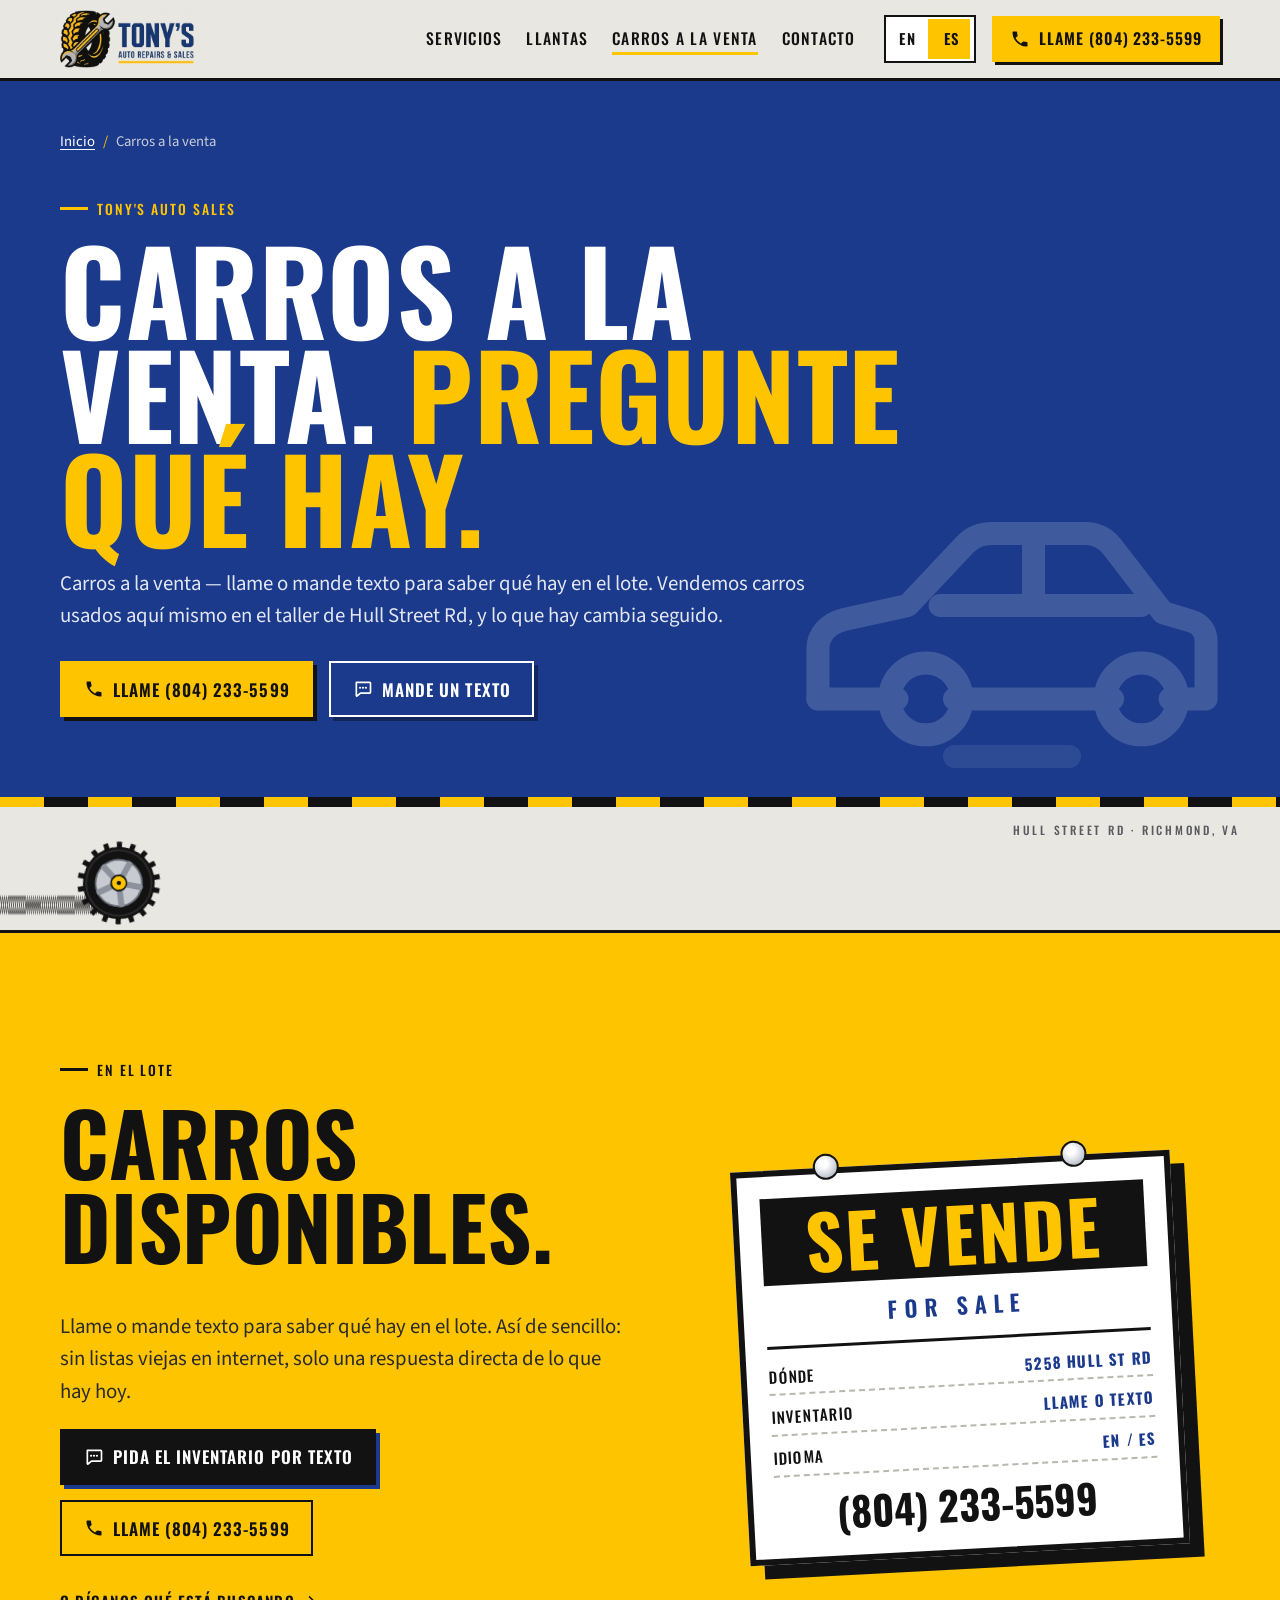
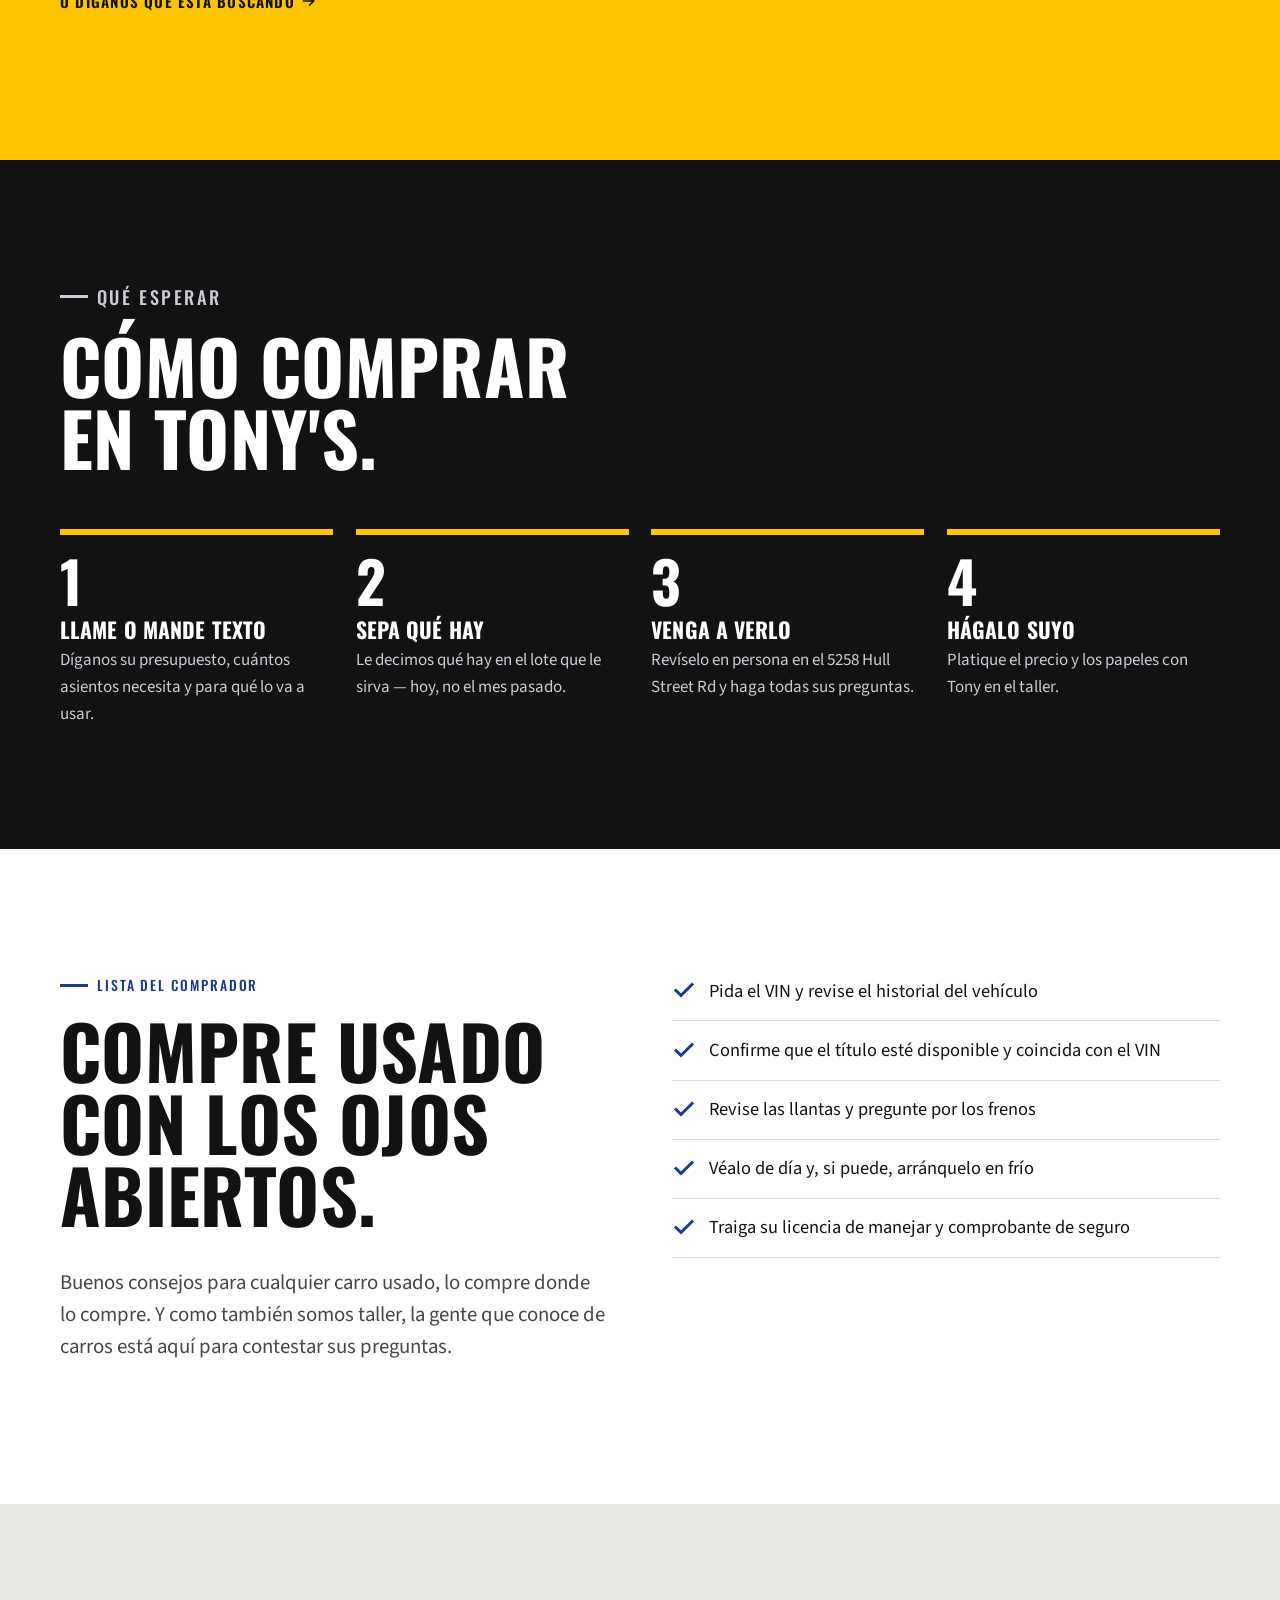
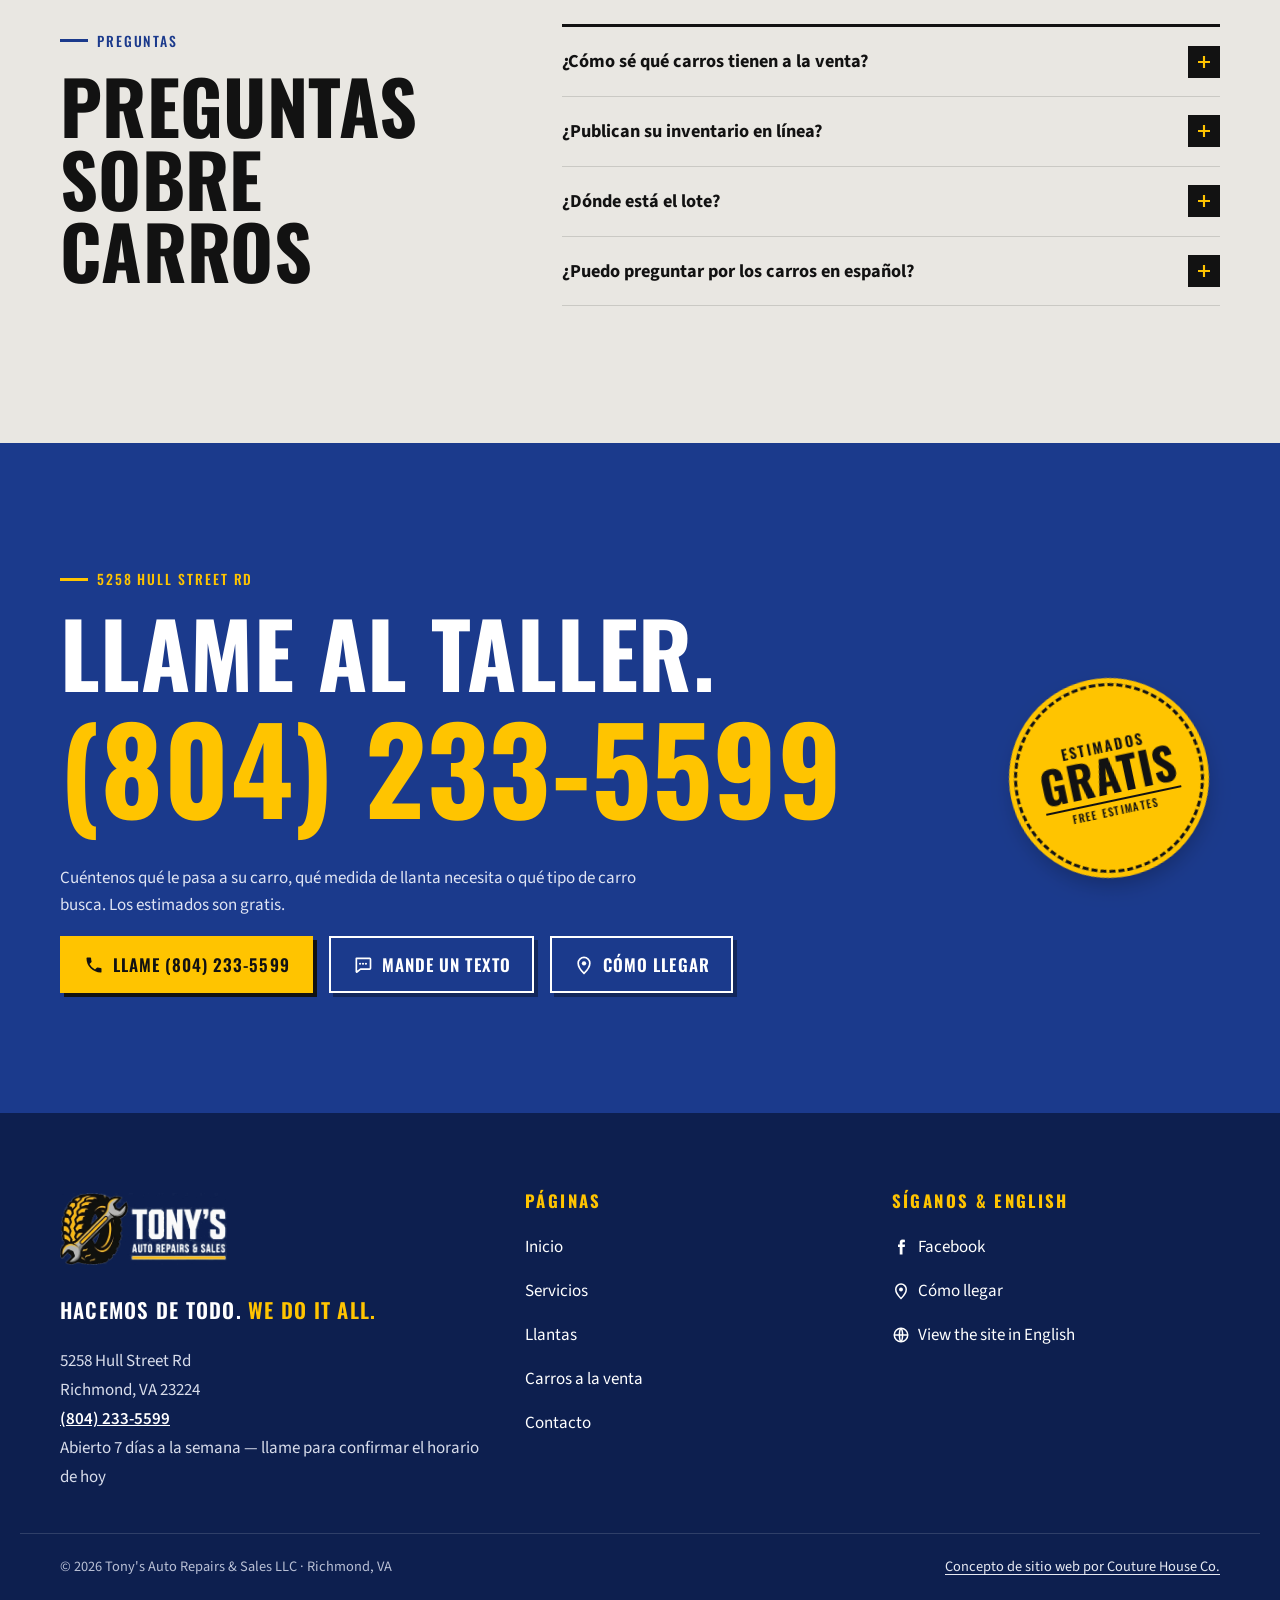
<file: es/cars.html>
<!doctype html>
<html lang="es">
<head>
<meta charset="utf-8">
<meta name="viewport" content="width=device-width, initial-scale=1, viewport-fit=cover">
<title>Carros usados a la venta | Richmond, VA | Tony&#x27;s</title>
<meta name="description" content="Carros usados a la venta en Tony&#x27;s, Hull Street Rd, Richmond, VA. El inventario cambia: llame o mande texto al (804) 233-5599.">
<link rel="canonical" href="https://tonys-auto-repairs-sales.netlify.app/es/cars.html">
<link rel="alternate" hreflang="en" href="https://tonys-auto-repairs-sales.netlify.app/cars.html">
<link rel="alternate" hreflang="es" href="https://tonys-auto-repairs-sales.netlify.app/es/cars.html">
<link rel="alternate" hreflang="x-default" href="https://tonys-auto-repairs-sales.netlify.app/cars.html">
<meta name="theme-color" content="#1B3A8C">
<meta property="og:type" content="website">
<meta property="og:site_name" content="Tony's Auto Repairs &amp; Sales">
<meta property="og:locale" content="es_US">
<meta property="og:locale:alternate" content="en_US">
<meta property="og:title" content="Carros usados a la venta | Richmond, VA | Tony&#x27;s">
<meta property="og:description" content="Carros usados a la venta en Tony&#x27;s, Hull Street Rd, Richmond, VA. El inventario cambia: llame o mande texto al (804) 233-5599.">
<meta property="og:url" content="https://tonys-auto-repairs-sales.netlify.app/es/cars.html">
<meta property="og:image" content="https://tonys-auto-repairs-sales.netlify.app/assets/img/share.jpg">
<meta property="og:image:width" content="1200">
<meta property="og:image:height" content="630">
<meta property="og:image:alt" content="Taller Tony's Auto Repairs & Sales en Hull Street Rd, Richmond, VA">
<meta name="twitter:card" content="summary_large_image">
<meta name="twitter:title" content="Carros usados a la venta | Richmond, VA | Tony&#x27;s">
<meta name="twitter:description" content="Carros usados a la venta en Tony&#x27;s, Hull Street Rd, Richmond, VA. El inventario cambia: llame o mande texto al (804) 233-5599.">
<meta name="twitter:image" content="https://tonys-auto-repairs-sales.netlify.app/assets/img/share.jpg">
<link rel="icon" href="../assets/img/favicon.svg" type="image/svg+xml">
<link rel="icon" href="../assets/img/favicon-32.png" sizes="32x32" type="image/png">
<link rel="apple-touch-icon" href="../assets/img/apple-touch-icon.png">
<link rel="manifest" href="../site.webmanifest">
<link rel="preload" href="../assets/fonts/oswald-latin-wght-normal.woff2" as="font" type="font/woff2" crossorigin>
<link rel="stylesheet" href="../assets/css/fonts.css?v=20260930b">
<link rel="stylesheet" href="../assets/css/site.css?v=20260930b">
<script>document.documentElement.classList.add('js')</script>
<script src="../assets/js/site.js" defer></script>
<script type="application/ld+json">{"@context": "https://schema.org", "@type": "AutoRepair", "@id": "https://tonys-auto-repairs-sales.netlify.app/#business", "additionalType": "https://schema.org/TireShop", "name": "Tony's Auto Repairs & Sales", "legalName": "Tony's Auto Repairs & Sales LLC", "alternateName": ["Tony's Auto Repair", "Tonys Auto Repairs Sale"], "description": "Taller mecánico de barrio en Hull Street Rd, en el Southside de Richmond, VA: mecánica general, frenos con inspección gratis, diagnóstico de la luz de check engine, llantas nuevas y usadas, suspensión e instalaciones para bajar carros, y carros usados a la venta. Estimados gratis. Inglés y español.", "url": "https://tonys-auto-repairs-sales.netlify.app/es/", "logo": "https://tonys-auto-repairs-sales.netlify.app/assets/img/tonys-logo.png", "image": ["https://tonys-auto-repairs-sales.netlify.app/assets/img/share.jpg", "https://tonys-auto-repairs-sales.netlify.app/assets/img/shop-front-blue-sky.webp", "https://tonys-auto-repairs-sales.netlify.app/assets/img/shop-bay-open-hull-street.webp"], "telephone": "+1-804-233-5599", "address": {"@type": "PostalAddress", "streetAddress": "5258 Hull Street Rd", "addressLocality": "Richmond", "addressRegion": "VA", "postalCode": "23224", "addressCountry": "US"}, "hasMap": "https://www.google.com/maps/search/?api=1&query=5258+Hull+Street+Rd%2C+Richmond%2C+VA+23224", "areaServed": [{"@type": "City", "name": "Richmond, VA"}, {"@type": "Place", "name": "Southside Richmond"}], "openingHoursSpecification": [{"@type": "OpeningHoursSpecification", "dayOfWeek": ["Monday", "Tuesday", "Wednesday", "Thursday", "Friday", "Saturday"], "opens": "08:00", "closes": "18:00"}], "foundingDate": "2010", "knowsLanguage": ["en", "es"], "sameAs": ["https://www.facebook.com/hullstreettony/"], "contactPoint": {"@type": "ContactPoint", "telephone": "+1-804-233-5599", "contactType": "customer service", "availableLanguage": ["English", "Spanish"]}, "hasOfferCatalog": {"@type": "OfferCatalog", "name": "Servicios", "itemListElement": [{"@type": "Offer", "itemOffered": {"@type": "Service", "name": "Mecánica general", "description": "Hacemos de todo: cuéntenos qué le pasa a su carro y reciba un estimado gratis."}}, {"@type": "Offer", "itemOffered": {"@type": "Service", "name": "Frenos e inspección de frenos gratis", "description": "Inspección de frenos gratis y reparación cuando la necesite."}}, {"@type": "Offer", "itemOffered": {"@type": "Service", "name": "Diagnóstico de la luz de check engine", "description": "Diagnóstico para saber por qué se prendió la luz de check engine. Pregunte por el escaneo gratis."}}, {"@type": "Offer", "itemOffered": {"@type": "Service", "name": "Llantas nuevas y usadas", "description": "Los mejores precios en llantas nuevas y usadas. Estimados gratis."}}, {"@type": "Offer", "itemOffered": {"@type": "Service", "name": "Suspensión e instalación para bajar su carro", "description": "Trabajos de suspensión e instalaciones para bajar su carro."}}, {"@type": "Offer", "itemOffered": {"@type": "Service", "name": "Carros usados a la venta", "description": "Carros usados a la venta. Llame o mande texto para saber qué hay disponible."}}]}}</script>
<script type="application/ld+json">{"@context": "https://schema.org", "@type": "BreadcrumbList", "itemListElement": [{"@type": "ListItem", "position": 1, "name": "Inicio", "item": "https://tonys-auto-repairs-sales.netlify.app/es/"}, {"@type": "ListItem", "position": 2, "name": "Carros a la venta", "item": "https://tonys-auto-repairs-sales.netlify.app/es/cars.html"}]}</script>
<script type="application/ld+json">{"@context": "https://schema.org", "@type": "FAQPage", "mainEntity": [{"@type": "Question", "name": "¿Cómo sé qué carros tienen a la venta?", "acceptedAnswer": {"@type": "Answer", "text": "Llame o mande texto al (804) 233-5599. El inventario cambia seguido, así que le decimos qué hay en el lote ahora mismo."}}, {"@type": "Question", "name": "¿Publican su inventario en línea?", "acceptedAnswer": {"@type": "Answer", "text": "Por ahora no. La forma más rápida de saber qué hay es llamar o mandar texto al taller."}}, {"@type": "Question", "name": "¿Dónde está el lote?", "acceptedAnswer": {"@type": "Answer", "text": "En el taller, 5258 Hull Street Rd, Richmond, VA 23224, en el Southside de Richmond."}}, {"@type": "Question", "name": "¿Puedo preguntar por los carros en español?", "acceptedAnswer": {"@type": "Answer", "text": "Sí. Llame o mande texto en español o en inglés."}}]}</script>
</head>
<body>
<a class="skip-link" href="#main">Saltar al contenido</a>
<header class="site-header">
  <div class="wrap header-inner">
    <a class="brand" href="index.html" aria-label="Inicio de Tony's Auto Repairs & Sales"><img src="../assets/img/tonys-logo.webp" width="720" height="310" alt="Tony's Auto Repairs & Sales"></a>
    <nav aria-label="Menú principal"><ul class="nav-list"><li><a href="services.html">Servicios</a></li><li><a href="tires.html">Llantas</a></li><li><a href="cars.html" aria-current="page">Carros a la venta</a></li><li><a href="contact.html">Contacto</a></li></ul></nav>
    <div class="lang-toggle" role="group" aria-label="Idioma" data-current="es"><a href="../cars.html" hreflang="en" lang="en" aria-label="View this page in English">EN</a><span aria-current="true" lang="es">ES</span></div>
    <a class="btn header-call" href="tel:+18042335599"><svg viewBox="0 0 24 24" aria-hidden="true" focusable="false"><path d="M6.6 10.8a15.1 15.1 0 0 0 6.6 6.6l2.2-2.2a1 1 0 0 1 1-.25 11.4 11.4 0 0 0 3.6.57 1 1 0 0 1 1 1V20a1 1 0 0 1-1 1A17 17 0 0 1 3 4a1 1 0 0 1 1-1h3.5a1 1 0 0 1 1 1c0 1.25.2 2.45.57 3.6a1 1 0 0 1-.25 1z" fill="currentColor"/></svg>Llame (804) 233-5599</a>
    <button class="menu-btn" type="button" aria-expanded="false" aria-controls="mobile-nav" aria-label="Abrir menú" data-label-open="Abrir menú" data-label-close="Cerrar menú"><svg class="i-open" viewBox="0 0 24 24" aria-hidden="true" focusable="false"><path d="M3 6h18M3 12h18M3 18h18" stroke="currentColor" stroke-width="2.4"/></svg><svg class="i-close" viewBox="0 0 24 24" aria-hidden="true" focusable="false"><path d="M5 5l14 14M19 5L5 19" stroke="currentColor" stroke-width="2.4"/></svg></button>
  </div>
</header>
<div class="mobile-nav" id="mobile-nav" hidden>
  <nav aria-label="Menú principal"><ul><li><a href="index.html">Inicio<svg viewBox="0 0 24 24" aria-hidden="true" focusable="false"><path d="M4 12h15M13 6l6 6-6 6" fill="none" stroke="currentColor" stroke-width="2.4" stroke-linecap="square"/></svg></a></li><li><a href="services.html">Servicios<svg viewBox="0 0 24 24" aria-hidden="true" focusable="false"><path d="M4 12h15M13 6l6 6-6 6" fill="none" stroke="currentColor" stroke-width="2.4" stroke-linecap="square"/></svg></a></li><li><a href="tires.html">Llantas<svg viewBox="0 0 24 24" aria-hidden="true" focusable="false"><path d="M4 12h15M13 6l6 6-6 6" fill="none" stroke="currentColor" stroke-width="2.4" stroke-linecap="square"/></svg></a></li><li><a href="cars.html" aria-current="page">Carros a la venta<svg viewBox="0 0 24 24" aria-hidden="true" focusable="false"><path d="M4 12h15M13 6l6 6-6 6" fill="none" stroke="currentColor" stroke-width="2.4" stroke-linecap="square"/></svg></a></li><li><a href="contact.html">Contacto<svg viewBox="0 0 24 24" aria-hidden="true" focusable="false"><path d="M4 12h15M13 6l6 6-6 6" fill="none" stroke="currentColor" stroke-width="2.4" stroke-linecap="square"/></svg></a></li></ul></nav>
  <a class="btn" href="tel:+18042335599"><svg viewBox="0 0 24 24" aria-hidden="true" focusable="false"><path d="M6.6 10.8a15.1 15.1 0 0 0 6.6 6.6l2.2-2.2a1 1 0 0 1 1-.25 11.4 11.4 0 0 0 3.6.57 1 1 0 0 1 1 1V20a1 1 0 0 1-1 1A17 17 0 0 1 3 4a1 1 0 0 1 1-1h3.5a1 1 0 0 1 1 1c0 1.25.2 2.45.57 3.6a1 1 0 0 1-.25 1z" fill="currentColor"/></svg>Llame (804) 233-5599</a>
  <p class="mn-meta">5258 Hull Street Rd, Richmond, VA 23224<br>Abierto 7 días a la semana &mdash; llame para confirmar el horario de hoy</p>
</div>
<main id="main">
<section class="page-hero">
  <svg class="ph-art" viewBox="0 0 64 64" aria-hidden="true" focusable="false"><path fill="none" stroke="currentColor" stroke-width="3.2" stroke-linejoin="round" stroke-linecap="round" d="M5 42v-7c0-2 1.5-3.5 3.5-4l9-2 8-8.5c1-1 2.3-1.5 3.7-1.5h13c1.5 0 2.8.7 3.7 1.8L53 30l4 1.2c1.3.4 2 1.5 2 2.8V42h-5"/><path fill="none" stroke="currentColor" stroke-width="3.2" stroke-linejoin="round" stroke-linecap="round" d="M16 42h-11M24 42h22"/><circle fill="none" stroke="currentColor" stroke-width="3.2" stroke-linejoin="round" stroke-linecap="round" cx="20" cy="42" r="5"/><circle fill="none" stroke="currentColor" stroke-width="3.2" stroke-linejoin="round" stroke-linecap="round" cx="50" cy="42" r="5"/><path fill="none" stroke="currentColor" stroke-width="3.2" stroke-linejoin="round" stroke-linecap="round" d="M22 29h28M35 20v9"/><path fill="none" stroke="currentColor" stroke-width="3.2" stroke-linejoin="round" stroke-linecap="round" d="M24 50h16" opacity=".5"/></svg>
  <div class="wrap page-hero-inner">
    <nav class="crumbs" aria-label="Ruta de navegación"><ol><li><a href="index.html">Inicio</a></li><li aria-current="page">Carros a la venta</li></ol></nav>
    <p class="eyebrow">Tony's Auto Sales</p>
    <h1>Carros a la venta. <span class="hl">Pregunte qué hay.</span></h1>
    <p class="lead">Carros a la venta &mdash; llame o mande texto para saber qué hay en el lote. Vendemos carros usados aquí mismo en el taller de Hull Street Rd, y lo que hay cambia seguido.</p>
    <div class="btn-row"><a class="btn" href="tel:+18042335599"><svg viewBox="0 0 24 24" aria-hidden="true" focusable="false"><path d="M6.6 10.8a15.1 15.1 0 0 0 6.6 6.6l2.2-2.2a1 1 0 0 1 1-.25 11.4 11.4 0 0 0 3.6.57 1 1 0 0 1 1 1V20a1 1 0 0 1-1 1A17 17 0 0 1 3 4a1 1 0 0 1 1-1h3.5a1 1 0 0 1 1 1c0 1.25.2 2.45.57 3.6a1 1 0 0 1-.25 1z" fill="currentColor"/></svg>Llame (804) 233-5599</a><a class="btn btn--ghost-light" href="sms:+18042335599"><svg viewBox="0 0 24 24" aria-hidden="true" focusable="false"><path d="M4 4h16a1 1 0 0 1 1 1v11a1 1 0 0 1-1 1H9l-4.3 3.4A.5.5 0 0 1 4 20V5a1 1 0 0 1 0 0z" fill="none" stroke="currentColor" stroke-width="2" stroke-linejoin="round"/><circle cx="8.5" cy="10.5" r="1.3" fill="currentColor"/><circle cx="12" cy="10.5" r="1.3" fill="currentColor"/><circle cx="15.5" cy="10.5" r="1.3" fill="currentColor"/></svg>Mande un texto</a></div>
  </div>
</section>
<div class="road" aria-hidden="true"><span class="road-label">Hull Street Rd &middot; Richmond, VA</span><div class="tread"></div><div class="tire"><svg viewBox="0 0 100 100" aria-hidden="true" focusable="false"><rect x="47" y="2" width="6" height="9" fill="#121212" transform="rotate(0 50 50)"/><rect x="47" y="2" width="6" height="9" fill="#121212" transform="rotate(20 50 50)"/><rect x="47" y="2" width="6" height="9" fill="#121212" transform="rotate(40 50 50)"/><rect x="47" y="2" width="6" height="9" fill="#121212" transform="rotate(60 50 50)"/><rect x="47" y="2" width="6" height="9" fill="#121212" transform="rotate(80 50 50)"/><rect x="47" y="2" width="6" height="9" fill="#121212" transform="rotate(100 50 50)"/><rect x="47" y="2" width="6" height="9" fill="#121212" transform="rotate(120 50 50)"/><rect x="47" y="2" width="6" height="9" fill="#121212" transform="rotate(140 50 50)"/><rect x="47" y="2" width="6" height="9" fill="#121212" transform="rotate(160 50 50)"/><rect x="47" y="2" width="6" height="9" fill="#121212" transform="rotate(180 50 50)"/><rect x="47" y="2" width="6" height="9" fill="#121212" transform="rotate(200 50 50)"/><rect x="47" y="2" width="6" height="9" fill="#121212" transform="rotate(220 50 50)"/><rect x="47" y="2" width="6" height="9" fill="#121212" transform="rotate(240 50 50)"/><rect x="47" y="2" width="6" height="9" fill="#121212" transform="rotate(260 50 50)"/><rect x="47" y="2" width="6" height="9" fill="#121212" transform="rotate(280 50 50)"/><rect x="47" y="2" width="6" height="9" fill="#121212" transform="rotate(300 50 50)"/><rect x="47" y="2" width="6" height="9" fill="#121212" transform="rotate(320 50 50)"/><rect x="47" y="2" width="6" height="9" fill="#121212" transform="rotate(340 50 50)"/><circle cx="50" cy="50" r="42" fill="#121212"/><circle cx="50" cy="50" r="38" fill="none" stroke="#2c2c2c" stroke-width="2"/><circle cx="50" cy="50" r="27" fill="#c7cad1"/><circle cx="50" cy="50" r="27" fill="none" stroke="#6b707b" stroke-width="2"/><path d="M50 50 L50 25" stroke="#8c919c" stroke-width="7" stroke-linecap="round" transform="rotate(0 50 50)"/><path d="M50 50 L50 25" stroke="#8c919c" stroke-width="7" stroke-linecap="round" transform="rotate(72 50 50)"/><path d="M50 50 L50 25" stroke="#8c919c" stroke-width="7" stroke-linecap="round" transform="rotate(144 50 50)"/><path d="M50 50 L50 25" stroke="#8c919c" stroke-width="7" stroke-linecap="round" transform="rotate(216 50 50)"/><path d="M50 50 L50 25" stroke="#8c919c" stroke-width="7" stroke-linecap="round" transform="rotate(288 50 50)"/><circle cx="50" cy="50" r="9" fill="#FFC400" stroke="#121212" stroke-width="2"/><circle cx="50" cy="50" r="2.5" fill="#121212"/></svg></div></div>
<section class="section section--yellow" aria-labelledby="lot-h">
  <div class="wrap cars-grid">
    <div class="reveal">
      <p class="eyebrow">En el lote</p>
      <h2 id="lot-h">Carros disponibles.</h2>
      <p class="lead">Llame o mande texto para saber qué hay en el lote. Así de sencillo: sin listas viejas en internet, solo una respuesta directa de lo que hay hoy.</p>
      <div class="btn-row"><a class="btn btn--dark" href="sms:+18042335599"><svg viewBox="0 0 24 24" aria-hidden="true" focusable="false"><path d="M4 4h16a1 1 0 0 1 1 1v11a1 1 0 0 1-1 1H9l-4.3 3.4A.5.5 0 0 1 4 20V5a1 1 0 0 1 0 0z" fill="none" stroke="currentColor" stroke-width="2" stroke-linejoin="round"/><circle cx="8.5" cy="10.5" r="1.3" fill="currentColor"/><circle cx="12" cy="10.5" r="1.3" fill="currentColor"/><circle cx="15.5" cy="10.5" r="1.3" fill="currentColor"/></svg>Pida el inventario por texto</a><a class="btn btn--outline" href="tel:+18042335599"><svg viewBox="0 0 24 24" aria-hidden="true" focusable="false"><path d="M6.6 10.8a15.1 15.1 0 0 0 6.6 6.6l2.2-2.2a1 1 0 0 1 1-.25 11.4 11.4 0 0 0 3.6.57 1 1 0 0 1 1 1V20a1 1 0 0 1-1 1A17 17 0 0 1 3 4a1 1 0 0 1 1-1h3.5a1 1 0 0 1 1 1c0 1.25.2 2.45.57 3.6a1 1 0 0 1-.25 1z" fill="currentColor"/></svg>Llame (804) 233-5599</a></div>
      <p style="margin-top:1.4rem"><a class="text-link" href="contact.html">O díganos qué está buscando<svg viewBox="0 0 24 24" aria-hidden="true" focusable="false"><path d="M4 12h15M13 6l6 6-6 6" fill="none" stroke="currentColor" stroke-width="2.4" stroke-linecap="square"/></svg></a></p>
    </div>
    <div class="sale-wrap reveal reveal-d1" aria-hidden="true"><div class="sale-sign">
      <div class="sale-top">SE VENDE</div>
      <div class="sale-es">FOR SALE</div>
      <div class="sale-lines"><div>Dónde <b>5258 Hull St Rd</b></div><div>Inventario <b>Llame o texto</b></div><div>Idioma <b>EN / ES</b></div></div>
      <span class="sale-phone">(804) 233-5599</span>
    </div></div>
  </div>
</section>
<section class="section section--ink" aria-labelledby="buy-h">
  <div class="wrap">
    <div class="section-head reveal"><p class="eyebrow">Qué esperar</p><h2 id="buy-h">Cómo comprar en Tony's.</h2></div>
    <ol class="steps"><li class="reveal reveal-d0"><h3>Llame o mande texto</h3><p>Díganos su presupuesto, cuántos asientos necesita y para qué lo va a usar.</p></li><li class="reveal reveal-d1"><h3>Sepa qué hay</h3><p>Le decimos qué hay en el lote que le sirva &mdash; hoy, no el mes pasado.</p></li><li class="reveal reveal-d2"><h3>Venga a verlo</h3><p>Revíselo en persona en el 5258 Hull Street Rd y haga todas sus preguntas.</p></li><li class="reveal reveal-d3"><h3>Hágalo suyo</h3><p>Platique el precio y los papeles con Tony en el taller.</p></li></ol>
  </div>
</section>
<section class="section section--white" aria-labelledby="check-h">
  <div class="wrap two-col">
    <div class="reveal">
      <p class="eyebrow blue">Lista del comprador</p>
      <h2 id="check-h">Compre usado con los ojos abiertos.</h2>
      <p class="lead" style="color:var(--muted)">Buenos consejos para cualquier carro usado, lo compre donde lo compre. Y como también somos taller, la gente que conoce de carros está aquí para contestar sus preguntas.</p>
    </div>
    <div class="reveal reveal-d1"><ul class="check-list lined" style="margin-top:.5rem"><li><svg viewBox="0 0 24 24" aria-hidden="true" focusable="false"><path d="M4 12.5l5 5L20 6.5" fill="none" stroke="currentColor" stroke-width="3" stroke-linecap="square"/></svg><span>Pida el VIN y revise el historial del vehículo</span></li><li><svg viewBox="0 0 24 24" aria-hidden="true" focusable="false"><path d="M4 12.5l5 5L20 6.5" fill="none" stroke="currentColor" stroke-width="3" stroke-linecap="square"/></svg><span>Confirme que el título esté disponible y coincida con el VIN</span></li><li><svg viewBox="0 0 24 24" aria-hidden="true" focusable="false"><path d="M4 12.5l5 5L20 6.5" fill="none" stroke="currentColor" stroke-width="3" stroke-linecap="square"/></svg><span>Revise las llantas y pregunte por los frenos</span></li><li><svg viewBox="0 0 24 24" aria-hidden="true" focusable="false"><path d="M4 12.5l5 5L20 6.5" fill="none" stroke="currentColor" stroke-width="3" stroke-linecap="square"/></svg><span>Véalo de día y, si puede, arránquelo en frío</span></li><li><svg viewBox="0 0 24 24" aria-hidden="true" focusable="false"><path d="M4 12.5l5 5L20 6.5" fill="none" stroke="currentColor" stroke-width="3" stroke-linecap="square"/></svg><span>Traiga su licencia de manejar y comprobante de seguro</span></li></ul></div>
  </div>
</section>
<section class="section" aria-labelledby="faq-h">
  <div class="wrap facts-wrap">
    <div class="reveal"><p class="eyebrow blue">Preguntas</p><h2 id="faq-h">Preguntas sobre carros</h2></div>
    <div class="faq"><details class="reveal"><summary>¿Cómo sé qué carros tienen a la venta?<span class="pm"><svg viewBox="0 0 24 24" aria-hidden="true" focusable="false"><path d="M12 3v18M3 12h18" stroke="currentColor" stroke-width="3.2"/></svg></span></summary><div class="ans"><p>Llame o mande texto al (804) 233-5599. El inventario cambia seguido, así que le decimos qué hay en el lote ahora mismo.</p></div></details><details class="reveal"><summary>¿Publican su inventario en línea?<span class="pm"><svg viewBox="0 0 24 24" aria-hidden="true" focusable="false"><path d="M12 3v18M3 12h18" stroke="currentColor" stroke-width="3.2"/></svg></span></summary><div class="ans"><p>Por ahora no. La forma más rápida de saber qué hay es llamar o mandar texto al taller.</p></div></details><details class="reveal"><summary>¿Dónde está el lote?<span class="pm"><svg viewBox="0 0 24 24" aria-hidden="true" focusable="false"><path d="M12 3v18M3 12h18" stroke="currentColor" stroke-width="3.2"/></svg></span></summary><div class="ans"><p>En el taller, 5258 Hull Street Rd, Richmond, VA 23224, en el Southside de Richmond.</p></div></details><details class="reveal"><summary>¿Puedo preguntar por los carros en español?<span class="pm"><svg viewBox="0 0 24 24" aria-hidden="true" focusable="false"><path d="M12 3v18M3 12h18" stroke="currentColor" stroke-width="3.2"/></svg></span></summary><div class="ans"><p>Sí. Llame o mande texto en español o en inglés.</p></div></details></div>
  </div>
</section>
<section class="section section--blue cta" aria-labelledby="cta-h">
  <div class="wrap cta-inner">
    <div>
      <p class="eyebrow">5258 Hull Street Rd</p>
      <h2 id="cta-h">Llame al taller.</h2>
      <a class="big-phone" href="tel:+18042335599">(804) 233-5599</a>
      <p>Cuéntenos qué le pasa a su carro, qué medida de llanta necesita o qué tipo de carro busca. Los estimados son gratis.</p>
      <div class="btn-row">
        <a class="btn" href="tel:+18042335599"><svg viewBox="0 0 24 24" aria-hidden="true" focusable="false"><path d="M6.6 10.8a15.1 15.1 0 0 0 6.6 6.6l2.2-2.2a1 1 0 0 1 1-.25 11.4 11.4 0 0 0 3.6.57 1 1 0 0 1 1 1V20a1 1 0 0 1-1 1A17 17 0 0 1 3 4a1 1 0 0 1 1-1h3.5a1 1 0 0 1 1 1c0 1.25.2 2.45.57 3.6a1 1 0 0 1-.25 1z" fill="currentColor"/></svg>Llame (804) 233-5599</a>
        <a class="btn btn--ghost-light" href="sms:+18042335599"><svg viewBox="0 0 24 24" aria-hidden="true" focusable="false"><path d="M4 4h16a1 1 0 0 1 1 1v11a1 1 0 0 1-1 1H9l-4.3 3.4A.5.5 0 0 1 4 20V5a1 1 0 0 1 0 0z" fill="none" stroke="currentColor" stroke-width="2" stroke-linejoin="round"/><circle cx="8.5" cy="10.5" r="1.3" fill="currentColor"/><circle cx="12" cy="10.5" r="1.3" fill="currentColor"/><circle cx="15.5" cy="10.5" r="1.3" fill="currentColor"/></svg>Mande un texto</a>
        <a class="btn btn--ghost-light" href="https://www.google.com/maps/search/?api=1&query=5258+Hull+Street+Rd%2C+Richmond%2C+VA+23224" rel="noopener" target="_blank"><svg viewBox="0 0 24 24" aria-hidden="true" focusable="false"><path d="M12 22s7-6.6 7-12.2A7 7 0 0 0 5 9.8C5 15.4 12 22 12 22z" fill="none" stroke="currentColor" stroke-width="2"/><circle cx="12" cy="10" r="2.6" fill="currentColor"/></svg>Cómo llegar</a>
      </div>
    </div>
    <div class="stamp " data-stamp aria-hidden="true"><span><small>Estimados</small><b>Gratis</b><i>Free estimates</i></span></div>
  </div>
</section>
</main>
<footer class="site-footer">
  <div class="wrap foot-grid">
    <div>
      <a class="brand" href="index.html" aria-label="Inicio de Tony's Auto Repairs & Sales"><img src="../assets/img/tonys-logo-reverse.webp" width="720" height="310" alt="Tony's Auto Repairs & Sales"></a>
      <p class="foot-tag">Hacemos de todo. <span>We do it all.</span></p>
      <address>5258 Hull Street Rd<br>Richmond, VA 23224<br><a href="tel:+18042335599">(804) 233-5599</a><br>Abierto 7 días a la semana &mdash; llame para confirmar el horario de hoy</address>
    </div>
    <div>
      <h2>Páginas</h2>
      <ul><li><a href="index.html">Inicio</a></li><li><a href="services.html">Servicios</a></li><li><a href="tires.html">Llantas</a></li><li><a href="cars.html">Carros a la venta</a></li><li><a href="contact.html">Contacto</a></li></ul>
    </div>
    <div>
      <h2>Síganos &amp; English</h2>
      <ul>
        <li><a href="https://www.facebook.com/hullstreettony/" rel="noopener" target="_blank"><svg viewBox="0 0 24 24" aria-hidden="true" focusable="false"><path d="M14 8.5V6.8c0-.8.5-1 1-1h2.2V2.2L14.3 2C11 2 10.3 4.4 10.3 6v2.5H8V12h2.3v10H14V12h3l.4-3.5z" fill="currentColor"/></svg>Facebook<span class="visually-hidden"> (se abre en otra pestaña)</span></a></li>
        <li><a href="https://www.google.com/maps/search/?api=1&query=5258+Hull+Street+Rd%2C+Richmond%2C+VA+23224" rel="noopener" target="_blank"><svg viewBox="0 0 24 24" aria-hidden="true" focusable="false"><path d="M12 22s7-6.6 7-12.2A7 7 0 0 0 5 9.8C5 15.4 12 22 12 22z" fill="none" stroke="currentColor" stroke-width="2"/><circle cx="12" cy="10" r="2.6" fill="currentColor"/></svg>Cómo llegar<span class="visually-hidden"> (se abre en otra pestaña)</span></a></li>
        <li><a href="../index.html" hreflang="en" lang="en"><svg viewBox="0 0 24 24" aria-hidden="true" focusable="false"><circle cx="12" cy="12" r="9" fill="none" stroke="currentColor" stroke-width="2"/><path d="M3 12h18M12 3c2.8 3 2.8 15 0 18M12 3c-2.8 3-2.8 15 0 18" fill="none" stroke="currentColor" stroke-width="2"/></svg>View the site in English</a></li>
      </ul>
    </div>
  </div>
  <div class="wrap foot-bottom">
    <span>&copy; <span data-year>2026</span> Tony's Auto Repairs &amp; Sales LLC &middot; Richmond, VA</span>
    <a href="https://couturehouse.co" rel="noopener">Concepto de sitio web por Couture House Co.</a>
  </div>
</footer>
<nav class="action-bar" aria-label="Acciones rápidas">
  <a class="ab-call" href="tel:+18042335599" aria-label="Llame (804) 233-5599"><svg viewBox="0 0 24 24" aria-hidden="true" focusable="false"><path d="M6.6 10.8a15.1 15.1 0 0 0 6.6 6.6l2.2-2.2a1 1 0 0 1 1-.25 11.4 11.4 0 0 0 3.6.57 1 1 0 0 1 1 1V20a1 1 0 0 1-1 1A17 17 0 0 1 3 4a1 1 0 0 1 1-1h3.5a1 1 0 0 1 1 1c0 1.25.2 2.45.57 3.6a1 1 0 0 1-.25 1z" fill="currentColor"/></svg>(804) 233-5599</a>
  <a href="sms:+18042335599"><svg viewBox="0 0 24 24" aria-hidden="true" focusable="false"><path d="M4 4h16a1 1 0 0 1 1 1v11a1 1 0 0 1-1 1H9l-4.3 3.4A.5.5 0 0 1 4 20V5a1 1 0 0 1 0 0z" fill="none" stroke="currentColor" stroke-width="2" stroke-linejoin="round"/><circle cx="8.5" cy="10.5" r="1.3" fill="currentColor"/><circle cx="12" cy="10.5" r="1.3" fill="currentColor"/><circle cx="15.5" cy="10.5" r="1.3" fill="currentColor"/></svg>Texto</a>
  <a href="https://www.google.com/maps/search/?api=1&query=5258+Hull+Street+Rd%2C+Richmond%2C+VA+23224" rel="noopener" target="_blank"><svg viewBox="0 0 24 24" aria-hidden="true" focusable="false"><path d="M12 22s7-6.6 7-12.2A7 7 0 0 0 5 9.8C5 15.4 12 22 12 22z" fill="none" stroke="currentColor" stroke-width="2"/><circle cx="12" cy="10" r="2.6" fill="currentColor"/></svg>Cómo llegar</a>
</nav>
</body>
</html>
</file>
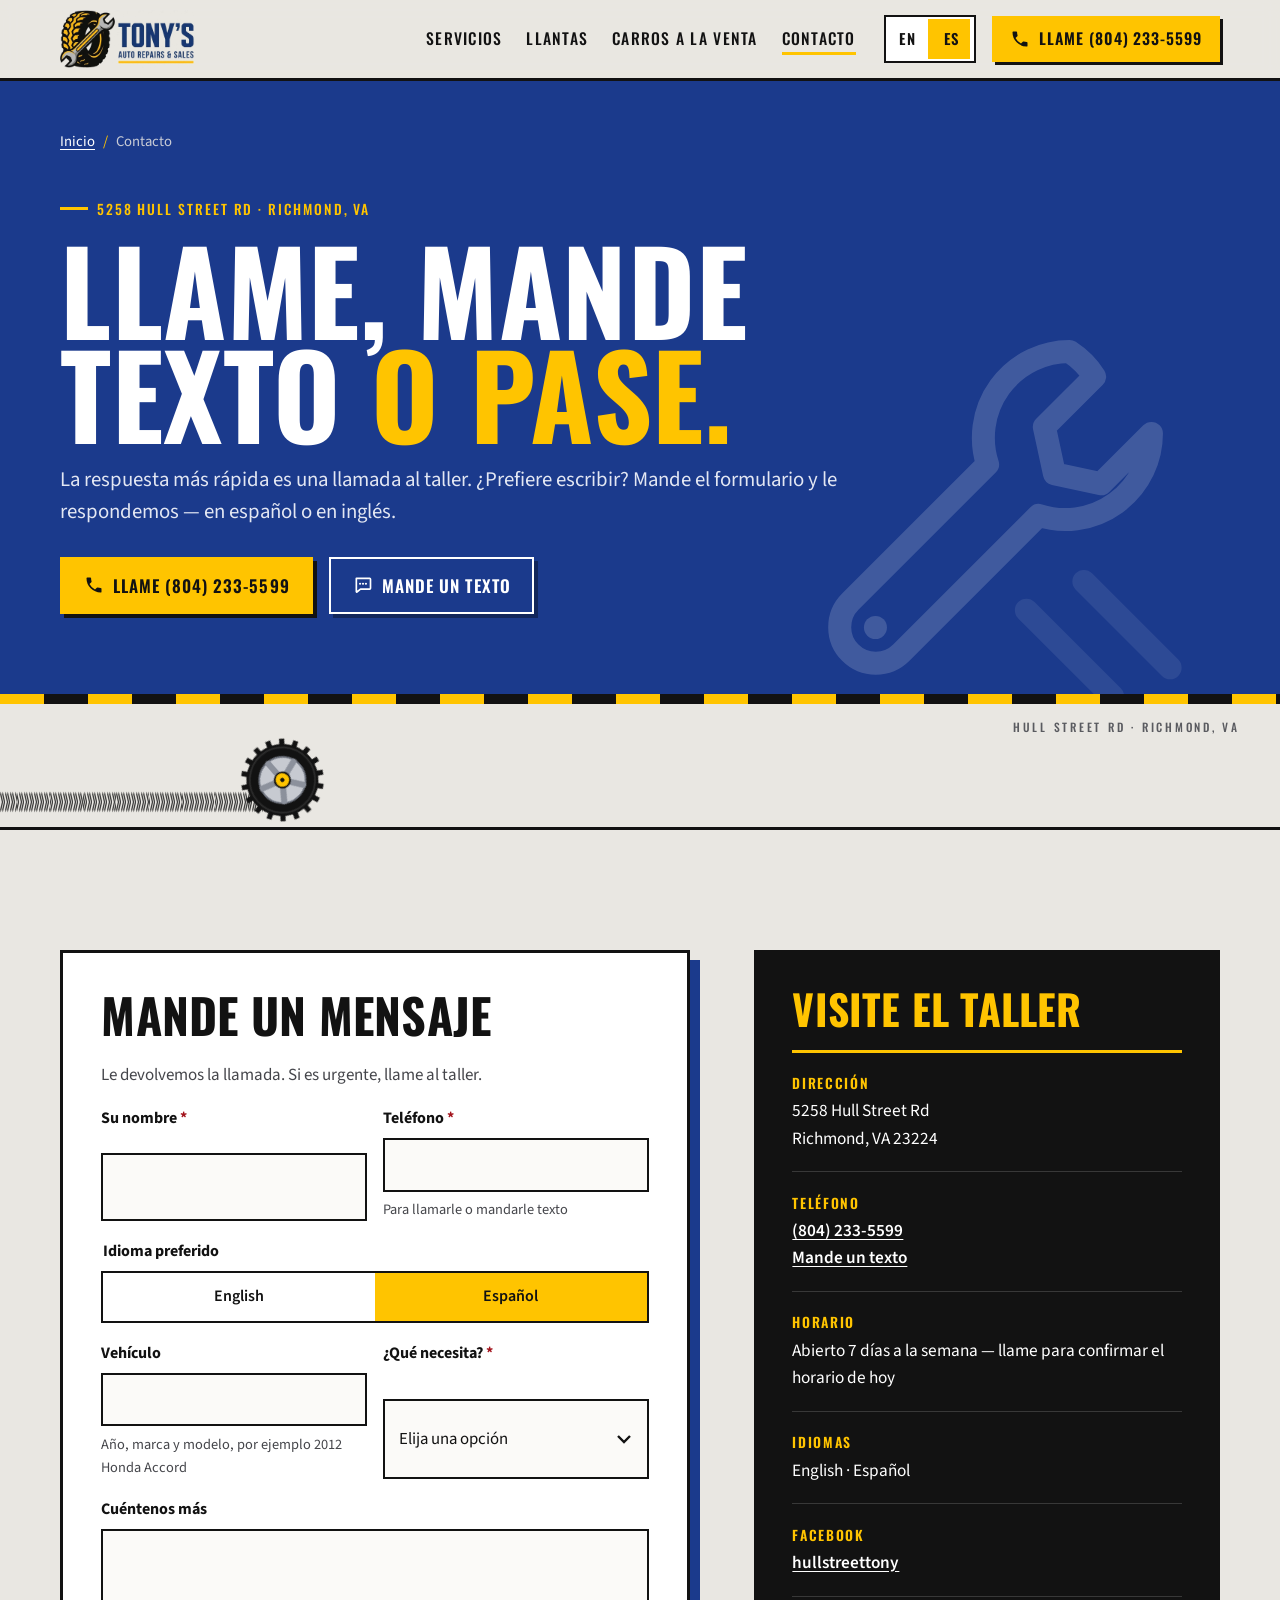
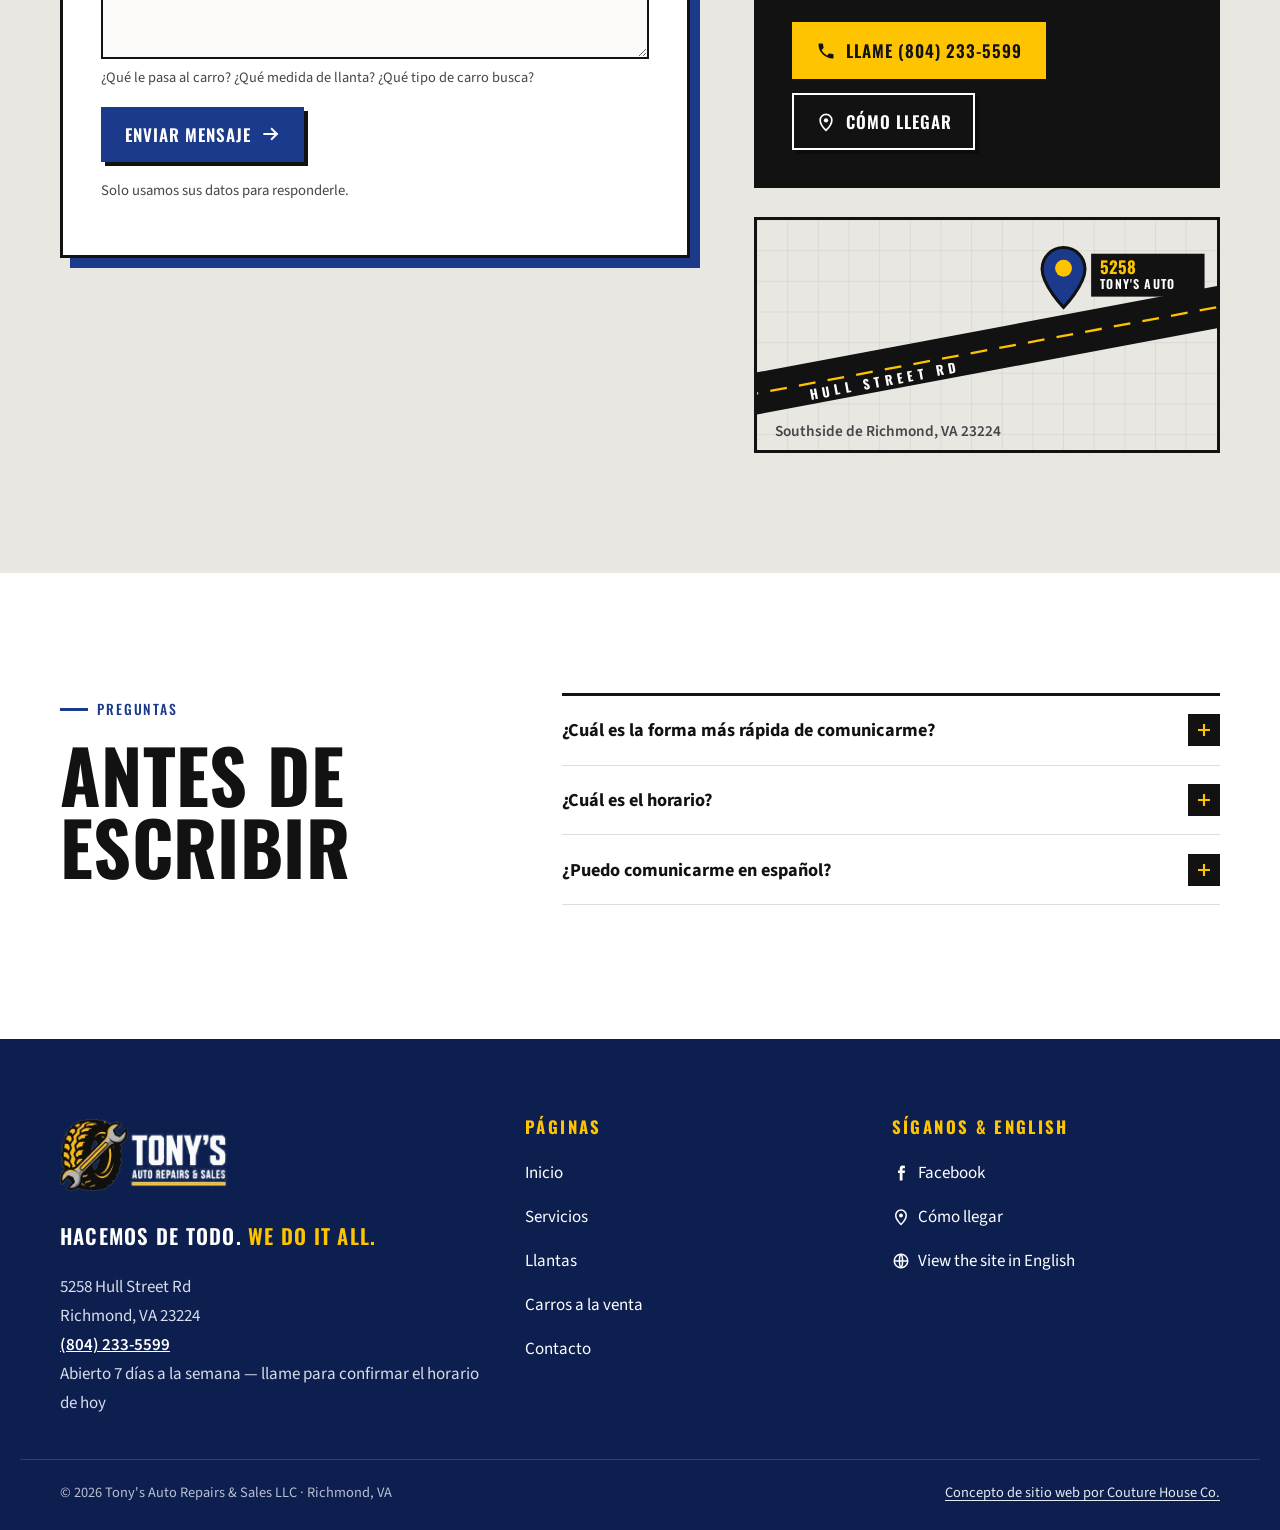
<file: es/contact.html>
<!doctype html>
<html lang="es">
<head>
<meta charset="utf-8">
<meta name="viewport" content="width=device-width, initial-scale=1, viewport-fit=cover">
<title>Contacto | Tony&#x27;s Auto Repairs | Richmond, VA</title>
<meta name="description" content="Llame al (804) 233-5599 o mande un mensaje a Tony&#x27;s Auto Repairs &amp; Sales, 5258 Hull Street Rd, Richmond, VA 23224. Estimados gratis.">
<link rel="canonical" href="https://tonys-auto-repairs-sales.netlify.app/es/contact.html">
<link rel="alternate" hreflang="en" href="https://tonys-auto-repairs-sales.netlify.app/contact.html">
<link rel="alternate" hreflang="es" href="https://tonys-auto-repairs-sales.netlify.app/es/contact.html">
<link rel="alternate" hreflang="x-default" href="https://tonys-auto-repairs-sales.netlify.app/contact.html">
<meta name="theme-color" content="#1B3A8C">
<meta property="og:type" content="website">
<meta property="og:site_name" content="Tony's Auto Repairs &amp; Sales">
<meta property="og:locale" content="es_US">
<meta property="og:locale:alternate" content="en_US">
<meta property="og:title" content="Contacto | Tony&#x27;s Auto Repairs | Richmond, VA">
<meta property="og:description" content="Llame al (804) 233-5599 o mande un mensaje a Tony&#x27;s Auto Repairs &amp; Sales, 5258 Hull Street Rd, Richmond, VA 23224. Estimados gratis.">
<meta property="og:url" content="https://tonys-auto-repairs-sales.netlify.app/es/contact.html">
<meta property="og:image" content="https://tonys-auto-repairs-sales.netlify.app/assets/img/share.jpg">
<meta property="og:image:width" content="1200">
<meta property="og:image:height" content="630">
<meta property="og:image:alt" content="Taller Tony's Auto Repairs & Sales en Hull Street Rd, Richmond, VA">
<meta name="twitter:card" content="summary_large_image">
<meta name="twitter:title" content="Contacto | Tony&#x27;s Auto Repairs | Richmond, VA">
<meta name="twitter:description" content="Llame al (804) 233-5599 o mande un mensaje a Tony&#x27;s Auto Repairs &amp; Sales, 5258 Hull Street Rd, Richmond, VA 23224. Estimados gratis.">
<meta name="twitter:image" content="https://tonys-auto-repairs-sales.netlify.app/assets/img/share.jpg">
<link rel="icon" href="../assets/img/favicon.svg" type="image/svg+xml">
<link rel="icon" href="../assets/img/favicon-32.png" sizes="32x32" type="image/png">
<link rel="apple-touch-icon" href="../assets/img/apple-touch-icon.png">
<link rel="manifest" href="../site.webmanifest">
<link rel="preload" href="../assets/fonts/oswald-latin-wght-normal.woff2" as="font" type="font/woff2" crossorigin>
<link rel="stylesheet" href="../assets/css/fonts.css?v=20260930b">
<link rel="stylesheet" href="../assets/css/site.css?v=20260930b">
<script>document.documentElement.classList.add('js')</script>
<script src="../assets/js/site.js" defer></script>
<script type="application/ld+json">{"@context": "https://schema.org", "@type": "AutoRepair", "@id": "https://tonys-auto-repairs-sales.netlify.app/#business", "additionalType": "https://schema.org/TireShop", "name": "Tony's Auto Repairs & Sales", "legalName": "Tony's Auto Repairs & Sales LLC", "alternateName": ["Tony's Auto Repair", "Tonys Auto Repairs Sale"], "description": "Taller mecánico de barrio en Hull Street Rd, en el Southside de Richmond, VA: mecánica general, frenos con inspección gratis, diagnóstico de la luz de check engine, llantas nuevas y usadas, suspensión e instalaciones para bajar carros, y carros usados a la venta. Estimados gratis. Inglés y español.", "url": "https://tonys-auto-repairs-sales.netlify.app/es/", "logo": "https://tonys-auto-repairs-sales.netlify.app/assets/img/tonys-logo.png", "image": ["https://tonys-auto-repairs-sales.netlify.app/assets/img/share.jpg", "https://tonys-auto-repairs-sales.netlify.app/assets/img/shop-front-blue-sky.webp", "https://tonys-auto-repairs-sales.netlify.app/assets/img/shop-bay-open-hull-street.webp"], "telephone": "+1-804-233-5599", "address": {"@type": "PostalAddress", "streetAddress": "5258 Hull Street Rd", "addressLocality": "Richmond", "addressRegion": "VA", "postalCode": "23224", "addressCountry": "US"}, "hasMap": "https://www.google.com/maps/search/?api=1&query=5258+Hull+Street+Rd%2C+Richmond%2C+VA+23224", "areaServed": [{"@type": "City", "name": "Richmond, VA"}, {"@type": "Place", "name": "Southside Richmond"}], "openingHoursSpecification": [{"@type": "OpeningHoursSpecification", "dayOfWeek": ["Monday", "Tuesday", "Wednesday", "Thursday", "Friday", "Saturday"], "opens": "08:00", "closes": "18:00"}], "foundingDate": "2010", "knowsLanguage": ["en", "es"], "sameAs": ["https://www.facebook.com/hullstreettony/"], "contactPoint": {"@type": "ContactPoint", "telephone": "+1-804-233-5599", "contactType": "customer service", "availableLanguage": ["English", "Spanish"]}, "hasOfferCatalog": {"@type": "OfferCatalog", "name": "Servicios", "itemListElement": [{"@type": "Offer", "itemOffered": {"@type": "Service", "name": "Mecánica general", "description": "Hacemos de todo: cuéntenos qué le pasa a su carro y reciba un estimado gratis."}}, {"@type": "Offer", "itemOffered": {"@type": "Service", "name": "Frenos e inspección de frenos gratis", "description": "Inspección de frenos gratis y reparación cuando la necesite."}}, {"@type": "Offer", "itemOffered": {"@type": "Service", "name": "Diagnóstico de la luz de check engine", "description": "Diagnóstico para saber por qué se prendió la luz de check engine. Pregunte por el escaneo gratis."}}, {"@type": "Offer", "itemOffered": {"@type": "Service", "name": "Llantas nuevas y usadas", "description": "Los mejores precios en llantas nuevas y usadas. Estimados gratis."}}, {"@type": "Offer", "itemOffered": {"@type": "Service", "name": "Suspensión e instalación para bajar su carro", "description": "Trabajos de suspensión e instalaciones para bajar su carro."}}, {"@type": "Offer", "itemOffered": {"@type": "Service", "name": "Carros usados a la venta", "description": "Carros usados a la venta. Llame o mande texto para saber qué hay disponible."}}]}}</script>
<script type="application/ld+json">{"@context": "https://schema.org", "@type": "BreadcrumbList", "itemListElement": [{"@type": "ListItem", "position": 1, "name": "Inicio", "item": "https://tonys-auto-repairs-sales.netlify.app/es/"}, {"@type": "ListItem", "position": 2, "name": "Contacto", "item": "https://tonys-auto-repairs-sales.netlify.app/es/contact.html"}]}</script>
<script type="application/ld+json">{"@context": "https://schema.org", "@type": "FAQPage", "mainEntity": [{"@type": "Question", "name": "¿Cuál es la forma más rápida de comunicarme?", "acceptedAnswer": {"@type": "Answer", "text": "Llame al (804) 233-5599. Si quiere que le devolvamos la llamada, mande el formulario de esta página con su número."}}, {"@type": "Question", "name": "¿Cuál es el horario?", "acceptedAnswer": {"@type": "Answer", "text": "Nuestra tarjeta dice abierto 7 días a la semana. Llame al (804) 233-5599 para confirmar el horario de hoy."}}, {"@type": "Question", "name": "¿Puedo comunicarme en español?", "acceptedAnswer": {"@type": "Answer", "text": "Sí. Elija español en el formulario o simplemente llame y hable en español."}}]}</script>
</head>
<body>
<a class="skip-link" href="#main">Saltar al contenido</a>
<header class="site-header">
  <div class="wrap header-inner">
    <a class="brand" href="index.html" aria-label="Inicio de Tony's Auto Repairs & Sales"><img src="../assets/img/tonys-logo.webp" width="720" height="310" alt="Tony's Auto Repairs & Sales"></a>
    <nav aria-label="Menú principal"><ul class="nav-list"><li><a href="services.html">Servicios</a></li><li><a href="tires.html">Llantas</a></li><li><a href="cars.html">Carros a la venta</a></li><li><a href="contact.html" aria-current="page">Contacto</a></li></ul></nav>
    <div class="lang-toggle" role="group" aria-label="Idioma" data-current="es"><a href="../contact.html" hreflang="en" lang="en" aria-label="View this page in English">EN</a><span aria-current="true" lang="es">ES</span></div>
    <a class="btn header-call" href="tel:+18042335599"><svg viewBox="0 0 24 24" aria-hidden="true" focusable="false"><path d="M6.6 10.8a15.1 15.1 0 0 0 6.6 6.6l2.2-2.2a1 1 0 0 1 1-.25 11.4 11.4 0 0 0 3.6.57 1 1 0 0 1 1 1V20a1 1 0 0 1-1 1A17 17 0 0 1 3 4a1 1 0 0 1 1-1h3.5a1 1 0 0 1 1 1c0 1.25.2 2.45.57 3.6a1 1 0 0 1-.25 1z" fill="currentColor"/></svg>Llame (804) 233-5599</a>
    <button class="menu-btn" type="button" aria-expanded="false" aria-controls="mobile-nav" aria-label="Abrir menú" data-label-open="Abrir menú" data-label-close="Cerrar menú"><svg class="i-open" viewBox="0 0 24 24" aria-hidden="true" focusable="false"><path d="M3 6h18M3 12h18M3 18h18" stroke="currentColor" stroke-width="2.4"/></svg><svg class="i-close" viewBox="0 0 24 24" aria-hidden="true" focusable="false"><path d="M5 5l14 14M19 5L5 19" stroke="currentColor" stroke-width="2.4"/></svg></button>
  </div>
</header>
<div class="mobile-nav" id="mobile-nav" hidden>
  <nav aria-label="Menú principal"><ul><li><a href="index.html">Inicio<svg viewBox="0 0 24 24" aria-hidden="true" focusable="false"><path d="M4 12h15M13 6l6 6-6 6" fill="none" stroke="currentColor" stroke-width="2.4" stroke-linecap="square"/></svg></a></li><li><a href="services.html">Servicios<svg viewBox="0 0 24 24" aria-hidden="true" focusable="false"><path d="M4 12h15M13 6l6 6-6 6" fill="none" stroke="currentColor" stroke-width="2.4" stroke-linecap="square"/></svg></a></li><li><a href="tires.html">Llantas<svg viewBox="0 0 24 24" aria-hidden="true" focusable="false"><path d="M4 12h15M13 6l6 6-6 6" fill="none" stroke="currentColor" stroke-width="2.4" stroke-linecap="square"/></svg></a></li><li><a href="cars.html">Carros a la venta<svg viewBox="0 0 24 24" aria-hidden="true" focusable="false"><path d="M4 12h15M13 6l6 6-6 6" fill="none" stroke="currentColor" stroke-width="2.4" stroke-linecap="square"/></svg></a></li><li><a href="contact.html" aria-current="page">Contacto<svg viewBox="0 0 24 24" aria-hidden="true" focusable="false"><path d="M4 12h15M13 6l6 6-6 6" fill="none" stroke="currentColor" stroke-width="2.4" stroke-linecap="square"/></svg></a></li></ul></nav>
  <a class="btn" href="tel:+18042335599"><svg viewBox="0 0 24 24" aria-hidden="true" focusable="false"><path d="M6.6 10.8a15.1 15.1 0 0 0 6.6 6.6l2.2-2.2a1 1 0 0 1 1-.25 11.4 11.4 0 0 0 3.6.57 1 1 0 0 1 1 1V20a1 1 0 0 1-1 1A17 17 0 0 1 3 4a1 1 0 0 1 1-1h3.5a1 1 0 0 1 1 1c0 1.25.2 2.45.57 3.6a1 1 0 0 1-.25 1z" fill="currentColor"/></svg>Llame (804) 233-5599</a>
  <p class="mn-meta">5258 Hull Street Rd, Richmond, VA 23224<br>Abierto 7 días a la semana &mdash; llame para confirmar el horario de hoy</p>
</div>
<main id="main">
<section class="page-hero">
  <svg class="ph-art" viewBox="0 0 64 64" aria-hidden="true" focusable="false"><path fill="none" stroke="currentColor" stroke-width="3.2" stroke-linejoin="round" stroke-linecap="round" d="M40 8a12 12 0 0 0-11.4 15.7L9.5 42.8a5 5 0 0 0 7.1 7.1l19.1-19.1A12 12 0 0 0 51.4 19.4l-7 7-6.5-1.4-1.4-6.5 7-7A12 12 0 0 0 40 8z"/><circle cx="13" cy="46.4" r="1.6" fill="currentColor"/><path fill="none" stroke="currentColor" stroke-width="3.2" stroke-linejoin="round" stroke-linecap="round" d="M34 44l12 12M42 40l12 12" opacity=".5"/></svg>
  <div class="wrap page-hero-inner">
    <nav class="crumbs" aria-label="Ruta de navegación"><ol><li><a href="index.html">Inicio</a></li><li aria-current="page">Contacto</li></ol></nav>
    <p class="eyebrow">5258 Hull Street Rd &middot; Richmond, VA</p>
    <h1>Llame, mande texto <span class="hl">o pase.</span></h1>
    <p class="lead">La respuesta más rápida es una llamada al taller. ¿Prefiere escribir? Mande el formulario y le respondemos &mdash; en español o en inglés.</p>
    <div class="btn-row"><a class="btn" href="tel:+18042335599"><svg viewBox="0 0 24 24" aria-hidden="true" focusable="false"><path d="M6.6 10.8a15.1 15.1 0 0 0 6.6 6.6l2.2-2.2a1 1 0 0 1 1-.25 11.4 11.4 0 0 0 3.6.57 1 1 0 0 1 1 1V20a1 1 0 0 1-1 1A17 17 0 0 1 3 4a1 1 0 0 1 1-1h3.5a1 1 0 0 1 1 1c0 1.25.2 2.45.57 3.6a1 1 0 0 1-.25 1z" fill="currentColor"/></svg>Llame (804) 233-5599</a><a class="btn btn--ghost-light" href="sms:+18042335599"><svg viewBox="0 0 24 24" aria-hidden="true" focusable="false"><path d="M4 4h16a1 1 0 0 1 1 1v11a1 1 0 0 1-1 1H9l-4.3 3.4A.5.5 0 0 1 4 20V5a1 1 0 0 1 0 0z" fill="none" stroke="currentColor" stroke-width="2" stroke-linejoin="round"/><circle cx="8.5" cy="10.5" r="1.3" fill="currentColor"/><circle cx="12" cy="10.5" r="1.3" fill="currentColor"/><circle cx="15.5" cy="10.5" r="1.3" fill="currentColor"/></svg>Mande un texto</a></div>
  </div>
</section>
<div class="road" aria-hidden="true"><span class="road-label">Hull Street Rd &middot; Richmond, VA</span><div class="tread"></div><div class="tire"><svg viewBox="0 0 100 100" aria-hidden="true" focusable="false"><rect x="47" y="2" width="6" height="9" fill="#121212" transform="rotate(0 50 50)"/><rect x="47" y="2" width="6" height="9" fill="#121212" transform="rotate(20 50 50)"/><rect x="47" y="2" width="6" height="9" fill="#121212" transform="rotate(40 50 50)"/><rect x="47" y="2" width="6" height="9" fill="#121212" transform="rotate(60 50 50)"/><rect x="47" y="2" width="6" height="9" fill="#121212" transform="rotate(80 50 50)"/><rect x="47" y="2" width="6" height="9" fill="#121212" transform="rotate(100 50 50)"/><rect x="47" y="2" width="6" height="9" fill="#121212" transform="rotate(120 50 50)"/><rect x="47" y="2" width="6" height="9" fill="#121212" transform="rotate(140 50 50)"/><rect x="47" y="2" width="6" height="9" fill="#121212" transform="rotate(160 50 50)"/><rect x="47" y="2" width="6" height="9" fill="#121212" transform="rotate(180 50 50)"/><rect x="47" y="2" width="6" height="9" fill="#121212" transform="rotate(200 50 50)"/><rect x="47" y="2" width="6" height="9" fill="#121212" transform="rotate(220 50 50)"/><rect x="47" y="2" width="6" height="9" fill="#121212" transform="rotate(240 50 50)"/><rect x="47" y="2" width="6" height="9" fill="#121212" transform="rotate(260 50 50)"/><rect x="47" y="2" width="6" height="9" fill="#121212" transform="rotate(280 50 50)"/><rect x="47" y="2" width="6" height="9" fill="#121212" transform="rotate(300 50 50)"/><rect x="47" y="2" width="6" height="9" fill="#121212" transform="rotate(320 50 50)"/><rect x="47" y="2" width="6" height="9" fill="#121212" transform="rotate(340 50 50)"/><circle cx="50" cy="50" r="42" fill="#121212"/><circle cx="50" cy="50" r="38" fill="none" stroke="#2c2c2c" stroke-width="2"/><circle cx="50" cy="50" r="27" fill="#c7cad1"/><circle cx="50" cy="50" r="27" fill="none" stroke="#6b707b" stroke-width="2"/><path d="M50 50 L50 25" stroke="#8c919c" stroke-width="7" stroke-linecap="round" transform="rotate(0 50 50)"/><path d="M50 50 L50 25" stroke="#8c919c" stroke-width="7" stroke-linecap="round" transform="rotate(72 50 50)"/><path d="M50 50 L50 25" stroke="#8c919c" stroke-width="7" stroke-linecap="round" transform="rotate(144 50 50)"/><path d="M50 50 L50 25" stroke="#8c919c" stroke-width="7" stroke-linecap="round" transform="rotate(216 50 50)"/><path d="M50 50 L50 25" stroke="#8c919c" stroke-width="7" stroke-linecap="round" transform="rotate(288 50 50)"/><circle cx="50" cy="50" r="9" fill="#FFC400" stroke="#121212" stroke-width="2"/><circle cx="50" cy="50" r="2.5" fill="#121212"/></svg></div></div>
<section class="section" aria-label="Opciones de contacto">
  <div class="wrap contact-grid">
    <div class="form reveal" id="form">
      <h2>Mande un mensaje</h2>
      <p style="color:var(--muted)">Le devolvemos la llamada. Si es urgente, llame al taller.</p>
      <form name="contacto" method="POST" action="contact.html?sent=1" data-netlify="true" netlify-honeypot="bot-field" novalidate
            data-msg-required="Este campo es obligatorio." data-msg-phone="Escriba un número de 10 dígitos." data-msg-sending="Enviando..." data-msg-fail="Algo salió mal. Por favor llame al (804) 233-5599.">
        <input type="hidden" name="form-name" value="contacto">
        <p class="hp"><label>Deje esto vacío <input name="bot-field" tabindex="-1" autocomplete="off"></label></p>
        <div class="field-row">
          <div class="field"><label for="f-name">Su nombre <span class="req" aria-hidden="true">*</span><span class="visually-hidden"> (obligatorio)</span></label><input id="f-name" name="name" type="text" autocomplete="name" required aria-describedby="f-name-err"><span class="err" id="f-name-err" aria-live="polite"></span></div>
          <div class="field"><label for="f-phone">Teléfono <span class="req" aria-hidden="true">*</span><span class="visually-hidden"> (obligatorio)</span></label><input id="f-phone" name="phone" type="tel" inputmode="tel" autocomplete="tel" required aria-describedby="f-phone-hint f-phone-err"><span class="hint" id="f-phone-hint">Para llamarle o mandarle texto</span><span class="err" id="f-phone-err" aria-live="polite"></span></div>
        </div>
        <fieldset class="field"><legend>Idioma preferido</legend>
          <div class="seg"><label><input type="radio" name="language" value="English">English</label><label><input type="radio" name="language" value="Español" checked>Español</label></div>
        </fieldset>
        <div class="field-row">
          <div class="field"><label for="f-vehicle">Vehículo</label><input id="f-vehicle" name="vehicle" type="text" aria-describedby="f-vehicle-hint"><span class="hint" id="f-vehicle-hint">Año, marca y modelo, por ejemplo 2012 Honda Accord</span></div>
          <div class="field"><label for="f-service">¿Qué necesita? <span class="req" aria-hidden="true">*</span><span class="visually-hidden"> (obligatorio)</span></label><select id="f-service" name="service" required aria-describedby="f-service-err"><option value="">Elija una opción</option><option>Mecánica general</option><option>Frenos / inspección gratis</option><option>Luz de check engine</option><option>Llantas (nuevas o usadas)</option><option>Suspensión / bajadas</option><option>Carro usado a la venta</option><option>Otra cosa</option></select><span class="err" id="f-service-err" aria-live="polite"></span></div>
        </div>
        <div class="field"><label for="f-msg">Cuéntenos más</label><textarea id="f-msg" name="message" aria-describedby="f-msg-hint"></textarea><span class="hint" id="f-msg-hint">¿Qué le pasa al carro? ¿Qué medida de llanta? ¿Qué tipo de carro busca?</span></div>
        <button class="btn btn--blue" type="submit">Enviar mensaje<svg viewBox="0 0 24 24" aria-hidden="true" focusable="false"><path d="M4 12h15M13 6l6 6-6 6" fill="none" stroke="currentColor" stroke-width="2.4" stroke-linecap="square"/></svg></button>
        <p class="form-status" id="form-status" role="status" aria-live="polite"></p>
        <p class="form-small">Solo usamos sus datos para responderle.</p>
      </form>
      <div class="success" id="form-success" role="status"><h3>Mensaje enviado.</h3><p>¡Gracias! Tony's se comunicará con usted pronto. ¿Necesita respuesta ya? Llame al (804) 233-5599.</p></div>
    </div>
    <div class="reveal reveal-d1">
      <div class="visit-card">
        <h2>Visite el taller</h2>
        <dl class="facts"><div><dt>Dirección</dt><dd>5258 Hull Street Rd<br>Richmond, VA 23224</dd></div><div><dt>Teléfono</dt><dd><a href="tel:+18042335599">(804) 233-5599</a><br><a href="sms:+18042335599">Mande un texto</a></dd></div><div><dt>Horario</dt><dd>Abierto 7 días a la semana &mdash; llame para confirmar el horario de hoy</dd></div><div><dt>Idiomas</dt><dd>English &middot; Español</dd></div><div><dt>Facebook</dt><dd><a href="https://www.facebook.com/hullstreettony/" rel="noopener" target="_blank">hullstreettony</a></dd></div></dl>
        <div class="btn-row"><a class="btn" href="tel:+18042335599"><svg viewBox="0 0 24 24" aria-hidden="true" focusable="false"><path d="M6.6 10.8a15.1 15.1 0 0 0 6.6 6.6l2.2-2.2a1 1 0 0 1 1-.25 11.4 11.4 0 0 0 3.6.57 1 1 0 0 1 1 1V20a1 1 0 0 1-1 1A17 17 0 0 1 3 4a1 1 0 0 1 1-1h3.5a1 1 0 0 1 1 1c0 1.25.2 2.45.57 3.6a1 1 0 0 1-.25 1z" fill="currentColor"/></svg>Llame (804) 233-5599</a><a class="btn btn--ghost-light" href="https://www.google.com/maps/search/?api=1&query=5258+Hull+Street+Rd%2C+Richmond%2C+VA+23224" rel="noopener" target="_blank"><svg viewBox="0 0 24 24" aria-hidden="true" focusable="false"><path d="M12 22s7-6.6 7-12.2A7 7 0 0 0 5 9.8C5 15.4 12 22 12 22z" fill="none" stroke="currentColor" stroke-width="2"/><circle cx="12" cy="10" r="2.6" fill="currentColor"/></svg>Cómo llegar</a></div>
      </div>
      <div class="map-art"><svg viewBox="0 0 600 300" role="img" aria-label="Ilustración: Tony's Auto en 5258 Hull Street Rd, Richmond, VA 23224"><rect width="600" height="300" fill="#E9E7E2"/><g opacity=".35" stroke="#b9b6ae" stroke-width="1"><path d="M0 0V300"/><path d="M40 0V300"/><path d="M80 0V300"/><path d="M120 0V300"/><path d="M160 0V300"/><path d="M200 0V300"/><path d="M240 0V300"/><path d="M280 0V300"/><path d="M320 0V300"/><path d="M360 0V300"/><path d="M400 0V300"/><path d="M440 0V300"/><path d="M480 0V300"/><path d="M520 0V300"/><path d="M560 0V300"/><path d="M0 0H600"/><path d="M0 40H600"/><path d="M0 80H600"/><path d="M0 120H600"/><path d="M0 160H600"/><path d="M0 200H600"/><path d="M0 240H600"/><path d="M0 280H600"/></g><path d="M-20 230 L620 110" stroke="#121212" stroke-width="54"/><path d="M-20 230 L620 110" stroke="#FFC400" stroke-width="3" stroke-dasharray="22 16"/><text x="70" y="235" transform="rotate(-10.62 70 235)" font-family="Oswald, Arial Narrow, sans-serif" font-weight="700" font-size="17" letter-spacing="6" fill="#ffffff">HULL STREET RD</text><g transform="translate(372 36)"><path d="M28 0C12.5 0 0 12.5 0 28c0 21 28 50 28 50s28-29 28-50C56 12.5 43.5 0 28 0z" fill="#1B3A8C" stroke="#121212" stroke-width="4"/><circle cx="28" cy="27" r="11" fill="#FFC400"/></g><rect x="436" y="44" width="148" height="56" fill="#121212"/><text x="448" y="70" font-family="Oswald, Arial Narrow, sans-serif" font-weight="700" font-size="22" fill="#FFC400">5258</text><text x="448" y="90" font-family="Oswald, Arial Narrow, sans-serif" font-weight="600" font-size="16" letter-spacing="1.5" fill="#ffffff">TONY'S AUTO</text><text x="24" y="282" font-family="Source Sans 3, Arial, sans-serif" font-weight="600" font-size="20" fill="#45464b">Southside de Richmond, VA 23224</text></svg></div>
    </div>
  </div>
</section>
<section class="section section--white" aria-labelledby="faq-h">
  <div class="wrap facts-wrap">
    <div class="reveal"><p class="eyebrow blue">Preguntas</p><h2 id="faq-h">Antes de escribir</h2></div>
    <div class="faq"><details class="reveal"><summary>¿Cuál es la forma más rápida de comunicarme?<span class="pm"><svg viewBox="0 0 24 24" aria-hidden="true" focusable="false"><path d="M12 3v18M3 12h18" stroke="currentColor" stroke-width="3.2"/></svg></span></summary><div class="ans"><p>Llame al (804) 233-5599. Si quiere que le devolvamos la llamada, mande el formulario de esta página con su número.</p></div></details><details class="reveal"><summary>¿Cuál es el horario?<span class="pm"><svg viewBox="0 0 24 24" aria-hidden="true" focusable="false"><path d="M12 3v18M3 12h18" stroke="currentColor" stroke-width="3.2"/></svg></span></summary><div class="ans"><p>Nuestra tarjeta dice abierto 7 días a la semana. Llame al (804) 233-5599 para confirmar el horario de hoy.</p></div></details><details class="reveal"><summary>¿Puedo comunicarme en español?<span class="pm"><svg viewBox="0 0 24 24" aria-hidden="true" focusable="false"><path d="M12 3v18M3 12h18" stroke="currentColor" stroke-width="3.2"/></svg></span></summary><div class="ans"><p>Sí. Elija español en el formulario o simplemente llame y hable en español.</p></div></details></div>
  </div>
</section>
</main>
<footer class="site-footer">
  <div class="wrap foot-grid">
    <div>
      <a class="brand" href="index.html" aria-label="Inicio de Tony's Auto Repairs & Sales"><img src="../assets/img/tonys-logo-reverse.webp" width="720" height="310" alt="Tony's Auto Repairs & Sales"></a>
      <p class="foot-tag">Hacemos de todo. <span>We do it all.</span></p>
      <address>5258 Hull Street Rd<br>Richmond, VA 23224<br><a href="tel:+18042335599">(804) 233-5599</a><br>Abierto 7 días a la semana &mdash; llame para confirmar el horario de hoy</address>
    </div>
    <div>
      <h2>Páginas</h2>
      <ul><li><a href="index.html">Inicio</a></li><li><a href="services.html">Servicios</a></li><li><a href="tires.html">Llantas</a></li><li><a href="cars.html">Carros a la venta</a></li><li><a href="contact.html">Contacto</a></li></ul>
    </div>
    <div>
      <h2>Síganos &amp; English</h2>
      <ul>
        <li><a href="https://www.facebook.com/hullstreettony/" rel="noopener" target="_blank"><svg viewBox="0 0 24 24" aria-hidden="true" focusable="false"><path d="M14 8.5V6.8c0-.8.5-1 1-1h2.2V2.2L14.3 2C11 2 10.3 4.4 10.3 6v2.5H8V12h2.3v10H14V12h3l.4-3.5z" fill="currentColor"/></svg>Facebook<span class="visually-hidden"> (se abre en otra pestaña)</span></a></li>
        <li><a href="https://www.google.com/maps/search/?api=1&query=5258+Hull+Street+Rd%2C+Richmond%2C+VA+23224" rel="noopener" target="_blank"><svg viewBox="0 0 24 24" aria-hidden="true" focusable="false"><path d="M12 22s7-6.6 7-12.2A7 7 0 0 0 5 9.8C5 15.4 12 22 12 22z" fill="none" stroke="currentColor" stroke-width="2"/><circle cx="12" cy="10" r="2.6" fill="currentColor"/></svg>Cómo llegar<span class="visually-hidden"> (se abre en otra pestaña)</span></a></li>
        <li><a href="../index.html" hreflang="en" lang="en"><svg viewBox="0 0 24 24" aria-hidden="true" focusable="false"><circle cx="12" cy="12" r="9" fill="none" stroke="currentColor" stroke-width="2"/><path d="M3 12h18M12 3c2.8 3 2.8 15 0 18M12 3c-2.8 3-2.8 15 0 18" fill="none" stroke="currentColor" stroke-width="2"/></svg>View the site in English</a></li>
      </ul>
    </div>
  </div>
  <div class="wrap foot-bottom">
    <span>&copy; <span data-year>2026</span> Tony's Auto Repairs &amp; Sales LLC &middot; Richmond, VA</span>
    <a href="https://couturehouse.co" rel="noopener">Concepto de sitio web por Couture House Co.</a>
  </div>
</footer>
<nav class="action-bar" aria-label="Acciones rápidas">
  <a class="ab-call" href="tel:+18042335599" aria-label="Llame (804) 233-5599"><svg viewBox="0 0 24 24" aria-hidden="true" focusable="false"><path d="M6.6 10.8a15.1 15.1 0 0 0 6.6 6.6l2.2-2.2a1 1 0 0 1 1-.25 11.4 11.4 0 0 0 3.6.57 1 1 0 0 1 1 1V20a1 1 0 0 1-1 1A17 17 0 0 1 3 4a1 1 0 0 1 1-1h3.5a1 1 0 0 1 1 1c0 1.25.2 2.45.57 3.6a1 1 0 0 1-.25 1z" fill="currentColor"/></svg>(804) 233-5599</a>
  <a href="sms:+18042335599"><svg viewBox="0 0 24 24" aria-hidden="true" focusable="false"><path d="M4 4h16a1 1 0 0 1 1 1v11a1 1 0 0 1-1 1H9l-4.3 3.4A.5.5 0 0 1 4 20V5a1 1 0 0 1 0 0z" fill="none" stroke="currentColor" stroke-width="2" stroke-linejoin="round"/><circle cx="8.5" cy="10.5" r="1.3" fill="currentColor"/><circle cx="12" cy="10.5" r="1.3" fill="currentColor"/><circle cx="15.5" cy="10.5" r="1.3" fill="currentColor"/></svg>Texto</a>
  <a href="https://www.google.com/maps/search/?api=1&query=5258+Hull+Street+Rd%2C+Richmond%2C+VA+23224" rel="noopener" target="_blank"><svg viewBox="0 0 24 24" aria-hidden="true" focusable="false"><path d="M12 22s7-6.6 7-12.2A7 7 0 0 0 5 9.8C5 15.4 12 22 12 22z" fill="none" stroke="currentColor" stroke-width="2"/><circle cx="12" cy="10" r="2.6" fill="currentColor"/></svg>Cómo llegar</a>
</nav>
</body>
</html>
</file>
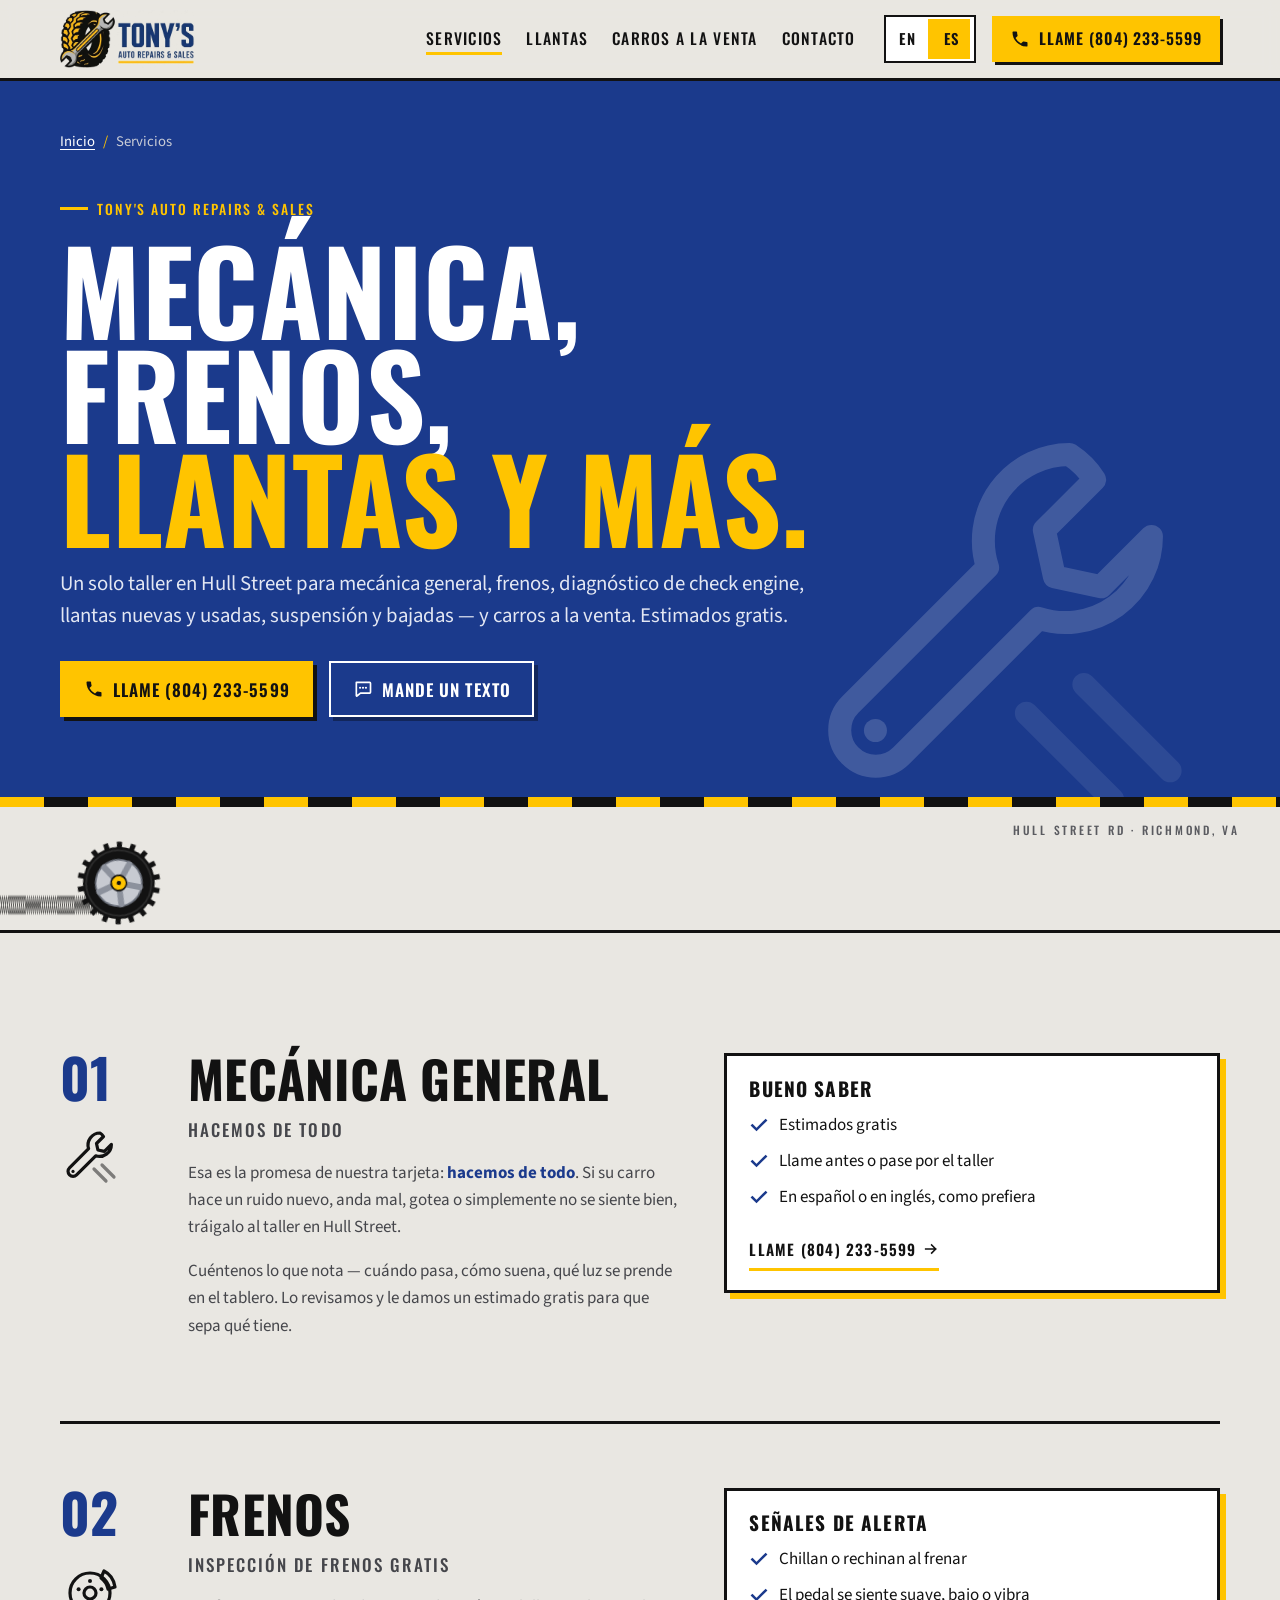
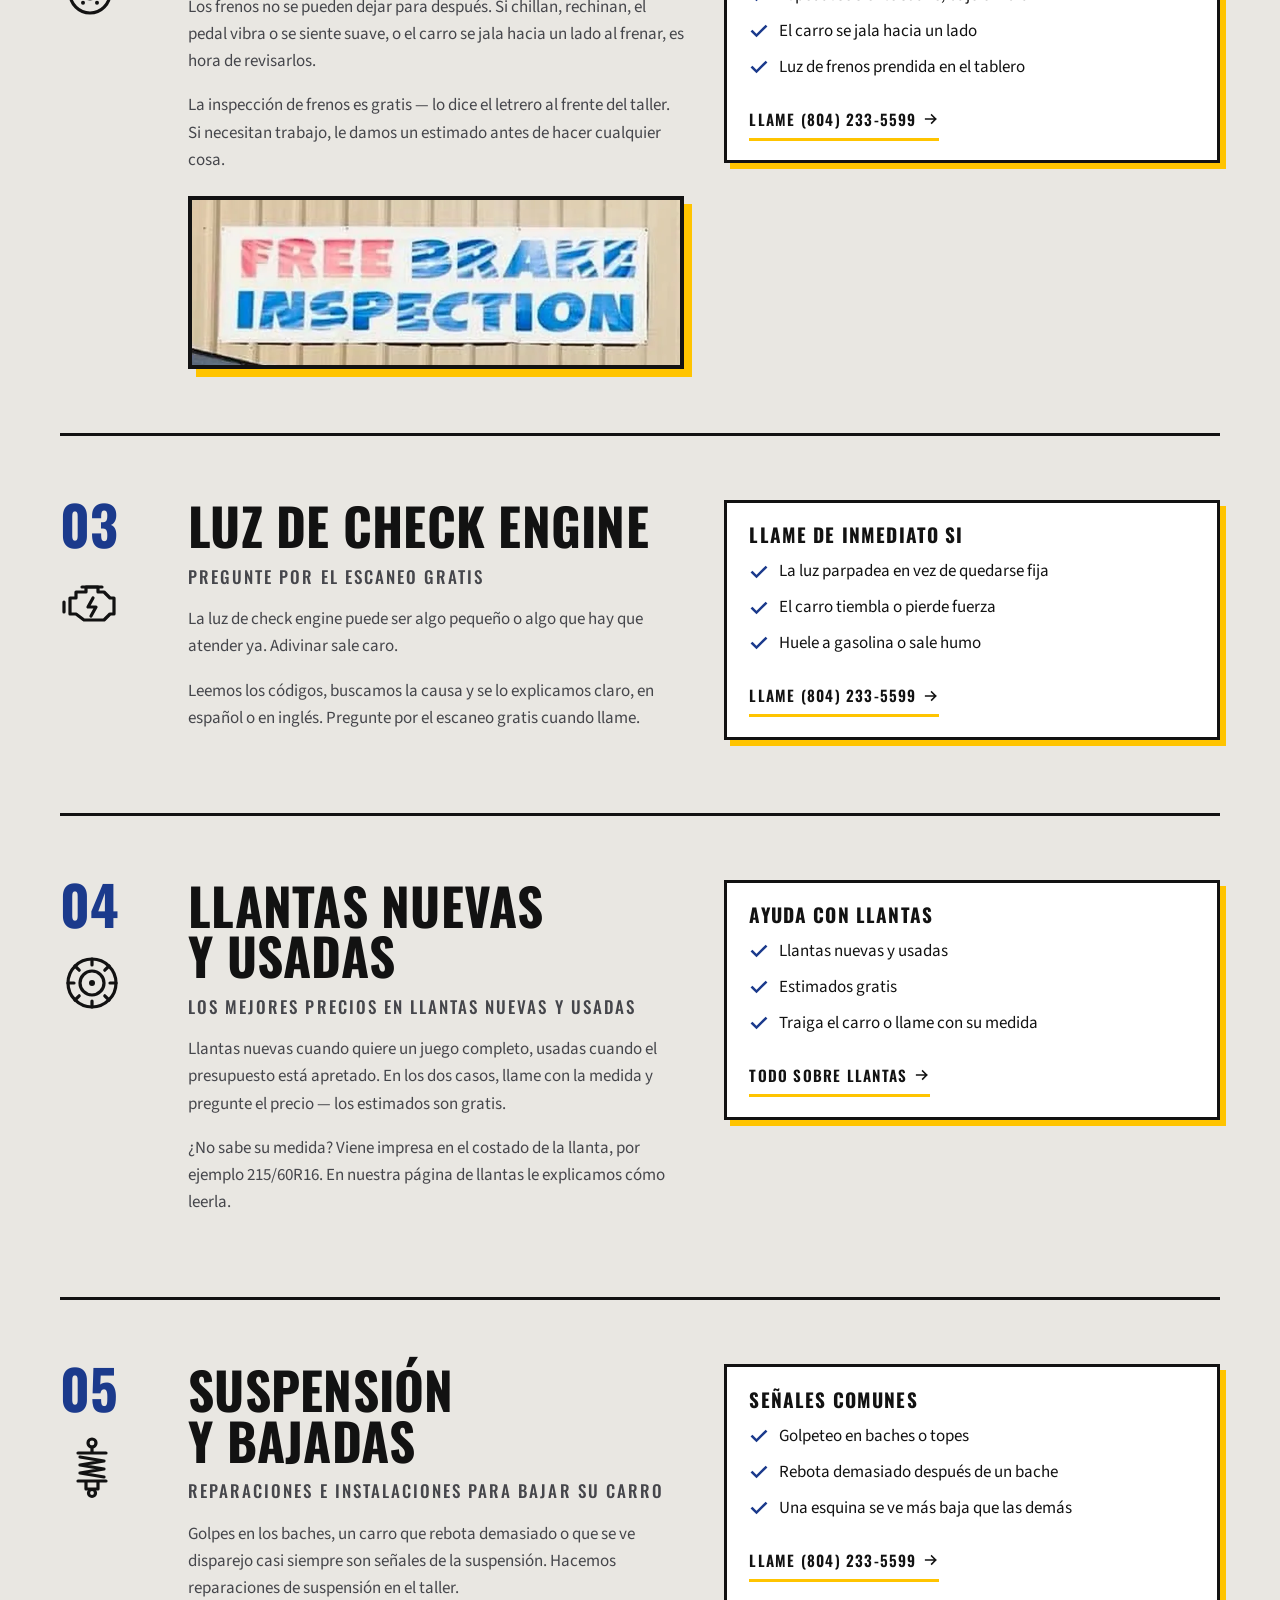
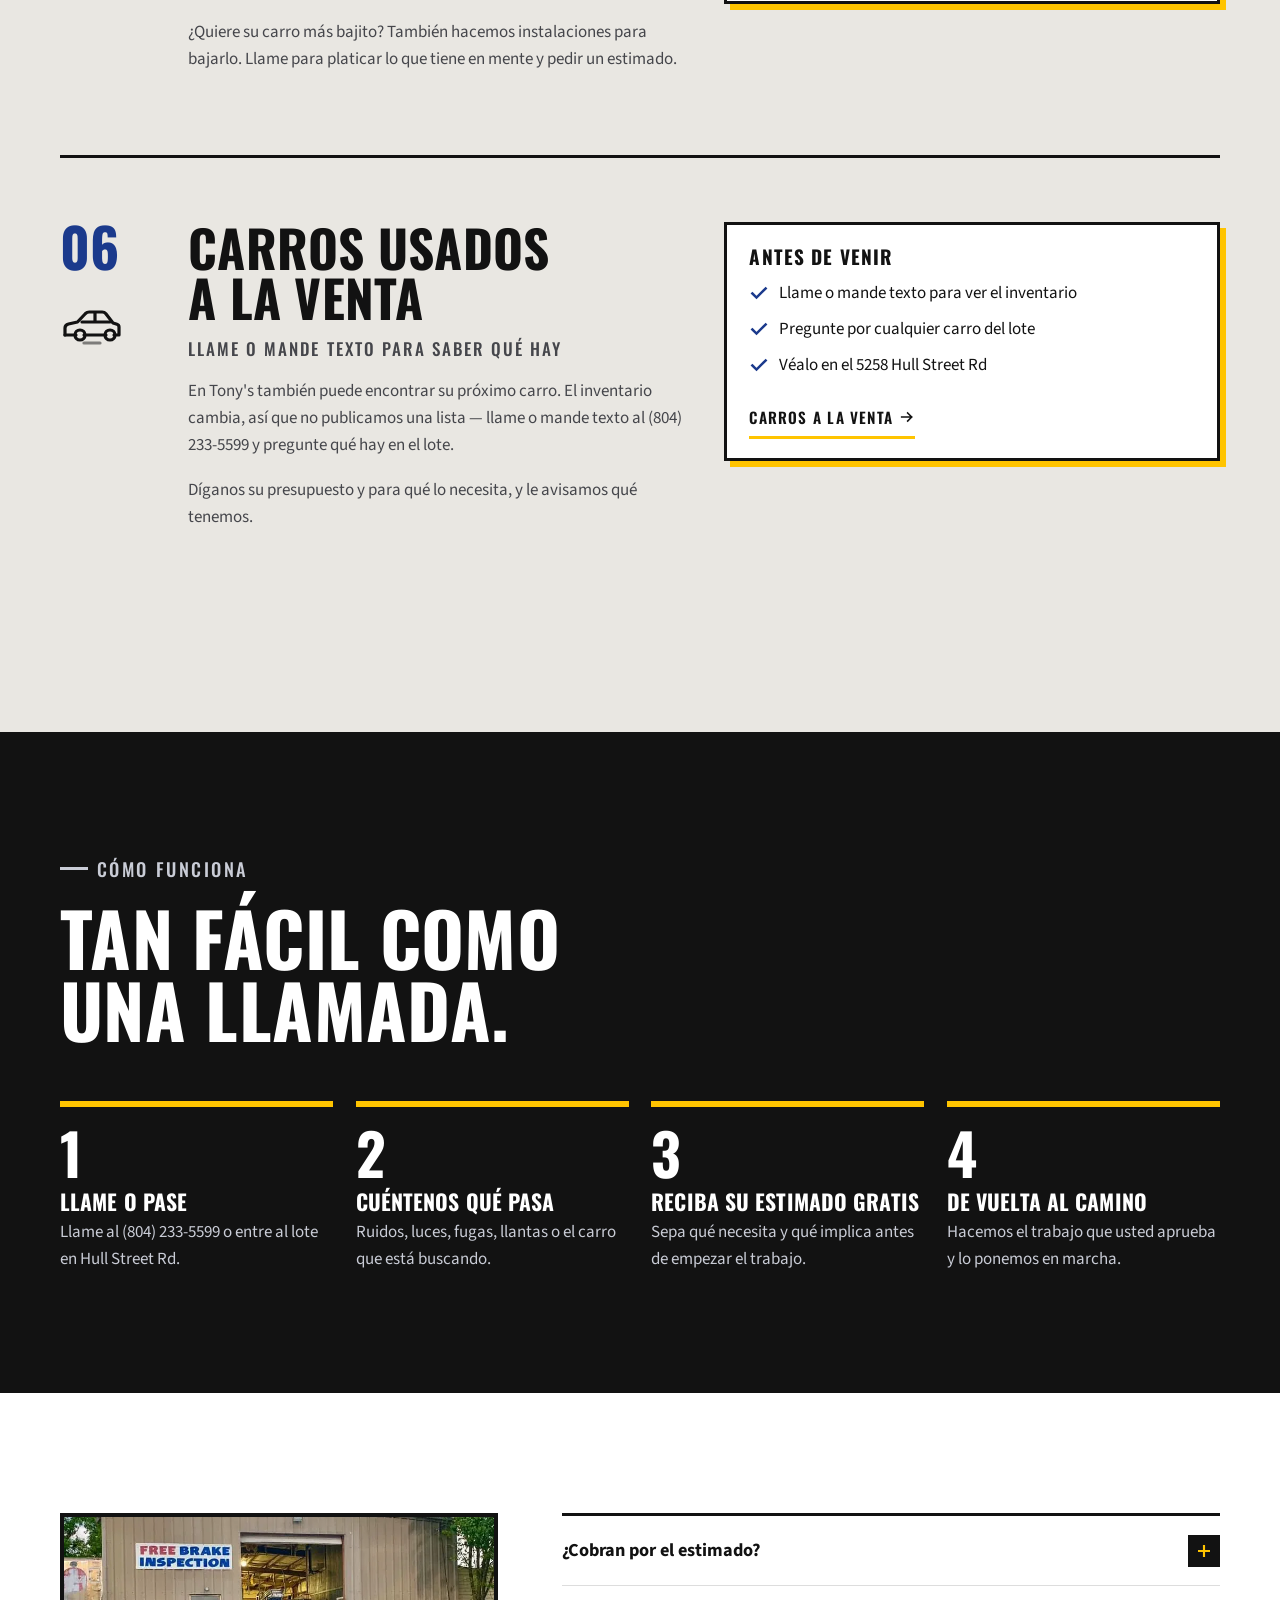
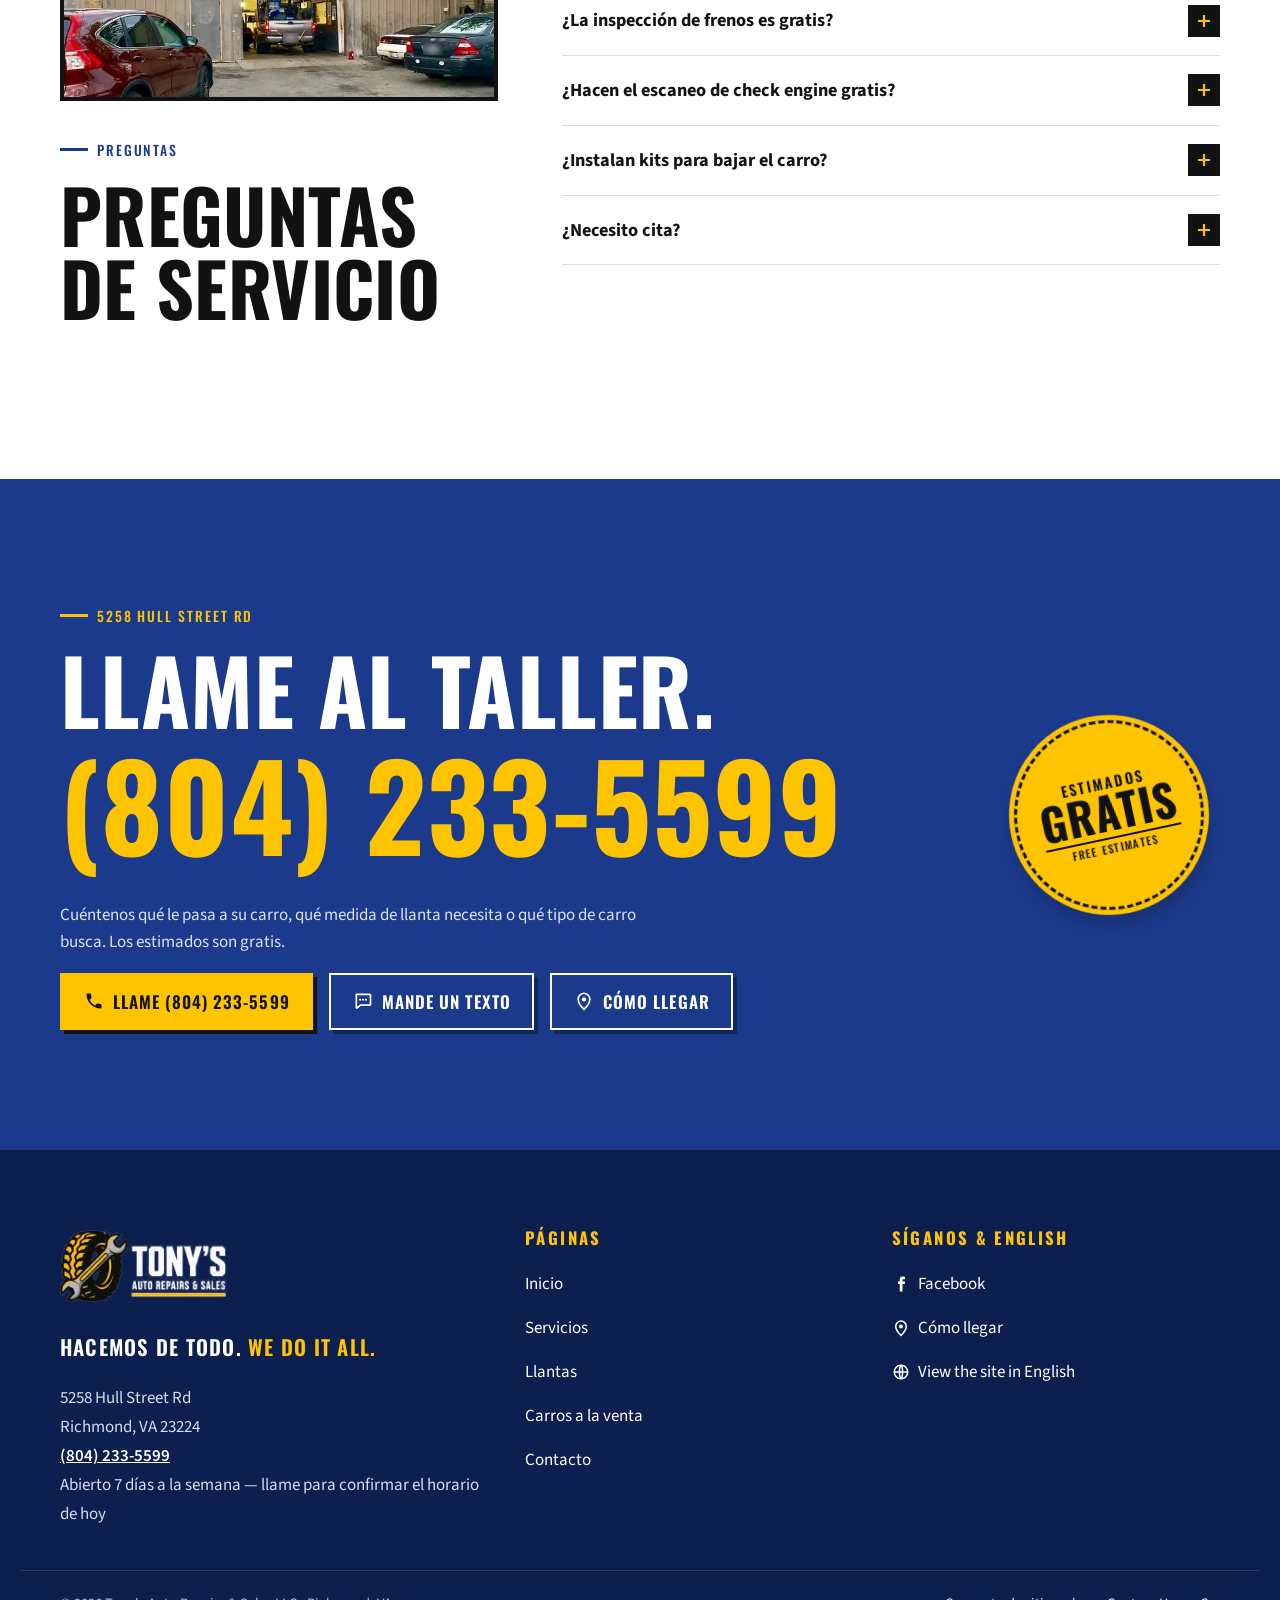
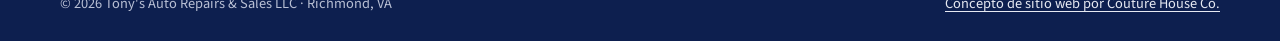
<file: es/services.html>
<!doctype html>
<html lang="es">
<head>
<meta charset="utf-8">
<meta name="viewport" content="width=device-width, initial-scale=1, viewport-fit=cover">
<title>Mecánica, frenos y diagnóstico | Richmond, VA | Tony&#x27;s</title>
<meta name="description" content="Mecánica en Hull Street Rd, Richmond, VA: reparación general, inspección de frenos gratis, check engine, llantas, suspensión y bajadas.">
<link rel="canonical" href="https://tonys-auto-repairs-sales.netlify.app/es/services.html">
<link rel="alternate" hreflang="en" href="https://tonys-auto-repairs-sales.netlify.app/services.html">
<link rel="alternate" hreflang="es" href="https://tonys-auto-repairs-sales.netlify.app/es/services.html">
<link rel="alternate" hreflang="x-default" href="https://tonys-auto-repairs-sales.netlify.app/services.html">
<meta name="theme-color" content="#1B3A8C">
<meta property="og:type" content="website">
<meta property="og:site_name" content="Tony's Auto Repairs &amp; Sales">
<meta property="og:locale" content="es_US">
<meta property="og:locale:alternate" content="en_US">
<meta property="og:title" content="Mecánica, frenos y diagnóstico | Richmond, VA | Tony&#x27;s">
<meta property="og:description" content="Mecánica en Hull Street Rd, Richmond, VA: reparación general, inspección de frenos gratis, check engine, llantas, suspensión y bajadas.">
<meta property="og:url" content="https://tonys-auto-repairs-sales.netlify.app/es/services.html">
<meta property="og:image" content="https://tonys-auto-repairs-sales.netlify.app/assets/img/share.jpg">
<meta property="og:image:width" content="1200">
<meta property="og:image:height" content="630">
<meta property="og:image:alt" content="Taller Tony's Auto Repairs & Sales en Hull Street Rd, Richmond, VA">
<meta name="twitter:card" content="summary_large_image">
<meta name="twitter:title" content="Mecánica, frenos y diagnóstico | Richmond, VA | Tony&#x27;s">
<meta name="twitter:description" content="Mecánica en Hull Street Rd, Richmond, VA: reparación general, inspección de frenos gratis, check engine, llantas, suspensión y bajadas.">
<meta name="twitter:image" content="https://tonys-auto-repairs-sales.netlify.app/assets/img/share.jpg">
<link rel="icon" href="../assets/img/favicon.svg" type="image/svg+xml">
<link rel="icon" href="../assets/img/favicon-32.png" sizes="32x32" type="image/png">
<link rel="apple-touch-icon" href="../assets/img/apple-touch-icon.png">
<link rel="manifest" href="../site.webmanifest">
<link rel="preload" href="../assets/fonts/oswald-latin-wght-normal.woff2" as="font" type="font/woff2" crossorigin>
<link rel="stylesheet" href="../assets/css/fonts.css?v=20260930b">
<link rel="stylesheet" href="../assets/css/site.css?v=20260930b">
<script>document.documentElement.classList.add('js')</script>
<script src="../assets/js/site.js" defer></script>
<script type="application/ld+json">{"@context": "https://schema.org", "@type": "AutoRepair", "@id": "https://tonys-auto-repairs-sales.netlify.app/#business", "additionalType": "https://schema.org/TireShop", "name": "Tony's Auto Repairs & Sales", "legalName": "Tony's Auto Repairs & Sales LLC", "alternateName": ["Tony's Auto Repair", "Tonys Auto Repairs Sale"], "description": "Taller mecánico de barrio en Hull Street Rd, en el Southside de Richmond, VA: mecánica general, frenos con inspección gratis, diagnóstico de la luz de check engine, llantas nuevas y usadas, suspensión e instalaciones para bajar carros, y carros usados a la venta. Estimados gratis. Inglés y español.", "url": "https://tonys-auto-repairs-sales.netlify.app/es/", "logo": "https://tonys-auto-repairs-sales.netlify.app/assets/img/tonys-logo.png", "image": ["https://tonys-auto-repairs-sales.netlify.app/assets/img/share.jpg", "https://tonys-auto-repairs-sales.netlify.app/assets/img/shop-front-blue-sky.webp", "https://tonys-auto-repairs-sales.netlify.app/assets/img/shop-bay-open-hull-street.webp"], "telephone": "+1-804-233-5599", "address": {"@type": "PostalAddress", "streetAddress": "5258 Hull Street Rd", "addressLocality": "Richmond", "addressRegion": "VA", "postalCode": "23224", "addressCountry": "US"}, "hasMap": "https://www.google.com/maps/search/?api=1&query=5258+Hull+Street+Rd%2C+Richmond%2C+VA+23224", "areaServed": [{"@type": "City", "name": "Richmond, VA"}, {"@type": "Place", "name": "Southside Richmond"}], "openingHoursSpecification": [{"@type": "OpeningHoursSpecification", "dayOfWeek": ["Monday", "Tuesday", "Wednesday", "Thursday", "Friday", "Saturday"], "opens": "08:00", "closes": "18:00"}], "foundingDate": "2010", "knowsLanguage": ["en", "es"], "sameAs": ["https://www.facebook.com/hullstreettony/"], "contactPoint": {"@type": "ContactPoint", "telephone": "+1-804-233-5599", "contactType": "customer service", "availableLanguage": ["English", "Spanish"]}, "hasOfferCatalog": {"@type": "OfferCatalog", "name": "Servicios", "itemListElement": [{"@type": "Offer", "itemOffered": {"@type": "Service", "name": "Mecánica general", "description": "Hacemos de todo: cuéntenos qué le pasa a su carro y reciba un estimado gratis."}}, {"@type": "Offer", "itemOffered": {"@type": "Service", "name": "Frenos e inspección de frenos gratis", "description": "Inspección de frenos gratis y reparación cuando la necesite."}}, {"@type": "Offer", "itemOffered": {"@type": "Service", "name": "Diagnóstico de la luz de check engine", "description": "Diagnóstico para saber por qué se prendió la luz de check engine. Pregunte por el escaneo gratis."}}, {"@type": "Offer", "itemOffered": {"@type": "Service", "name": "Llantas nuevas y usadas", "description": "Los mejores precios en llantas nuevas y usadas. Estimados gratis."}}, {"@type": "Offer", "itemOffered": {"@type": "Service", "name": "Suspensión e instalación para bajar su carro", "description": "Trabajos de suspensión e instalaciones para bajar su carro."}}, {"@type": "Offer", "itemOffered": {"@type": "Service", "name": "Carros usados a la venta", "description": "Carros usados a la venta. Llame o mande texto para saber qué hay disponible."}}]}}</script>
<script type="application/ld+json">{"@context": "https://schema.org", "@type": "BreadcrumbList", "itemListElement": [{"@type": "ListItem", "position": 1, "name": "Inicio", "item": "https://tonys-auto-repairs-sales.netlify.app/es/"}, {"@type": "ListItem", "position": 2, "name": "Servicios", "item": "https://tonys-auto-repairs-sales.netlify.app/es/services.html"}]}</script>
<script type="application/ld+json">{"@context": "https://schema.org", "@type": "FAQPage", "mainEntity": [{"@type": "Question", "name": "¿Cobran por el estimado?", "acceptedAnswer": {"@type": "Answer", "text": "No. Los estimados son gratis en Tony's Auto Repairs & Sales."}}, {"@type": "Question", "name": "¿La inspección de frenos es gratis?", "acceptedAnswer": {"@type": "Answer", "text": "Sí, la inspección de frenos es gratis. Si sus frenos necesitan trabajo, primero le damos un estimado."}}, {"@type": "Question", "name": "¿Hacen el escaneo de check engine gratis?", "acceptedAnswer": {"@type": "Answer", "text": "Pregunte por el escaneo de check engine gratis cuando llame al (804) 233-5599."}}, {"@type": "Question", "name": "¿Instalan kits para bajar el carro?", "acceptedAnswer": {"@type": "Answer", "text": "Sí, hacemos trabajos de suspensión e instalaciones para bajar carros. Llame para platicar de su carro y pedir un estimado."}}, {"@type": "Question", "name": "¿Necesito cita?", "acceptedAnswer": {"@type": "Answer", "text": "Lo mejor es llamar antes al (804) 233-5599 para saber cuándo podemos revisar su carro."}}]}</script>
</head>
<body>
<a class="skip-link" href="#main">Saltar al contenido</a>
<header class="site-header">
  <div class="wrap header-inner">
    <a class="brand" href="index.html" aria-label="Inicio de Tony's Auto Repairs & Sales"><img src="../assets/img/tonys-logo.webp" width="720" height="310" alt="Tony's Auto Repairs & Sales"></a>
    <nav aria-label="Menú principal"><ul class="nav-list"><li><a href="services.html" aria-current="page">Servicios</a></li><li><a href="tires.html">Llantas</a></li><li><a href="cars.html">Carros a la venta</a></li><li><a href="contact.html">Contacto</a></li></ul></nav>
    <div class="lang-toggle" role="group" aria-label="Idioma" data-current="es"><a href="../services.html" hreflang="en" lang="en" aria-label="View this page in English">EN</a><span aria-current="true" lang="es">ES</span></div>
    <a class="btn header-call" href="tel:+18042335599"><svg viewBox="0 0 24 24" aria-hidden="true" focusable="false"><path d="M6.6 10.8a15.1 15.1 0 0 0 6.6 6.6l2.2-2.2a1 1 0 0 1 1-.25 11.4 11.4 0 0 0 3.6.57 1 1 0 0 1 1 1V20a1 1 0 0 1-1 1A17 17 0 0 1 3 4a1 1 0 0 1 1-1h3.5a1 1 0 0 1 1 1c0 1.25.2 2.45.57 3.6a1 1 0 0 1-.25 1z" fill="currentColor"/></svg>Llame (804) 233-5599</a>
    <button class="menu-btn" type="button" aria-expanded="false" aria-controls="mobile-nav" aria-label="Abrir menú" data-label-open="Abrir menú" data-label-close="Cerrar menú"><svg class="i-open" viewBox="0 0 24 24" aria-hidden="true" focusable="false"><path d="M3 6h18M3 12h18M3 18h18" stroke="currentColor" stroke-width="2.4"/></svg><svg class="i-close" viewBox="0 0 24 24" aria-hidden="true" focusable="false"><path d="M5 5l14 14M19 5L5 19" stroke="currentColor" stroke-width="2.4"/></svg></button>
  </div>
</header>
<div class="mobile-nav" id="mobile-nav" hidden>
  <nav aria-label="Menú principal"><ul><li><a href="index.html">Inicio<svg viewBox="0 0 24 24" aria-hidden="true" focusable="false"><path d="M4 12h15M13 6l6 6-6 6" fill="none" stroke="currentColor" stroke-width="2.4" stroke-linecap="square"/></svg></a></li><li><a href="services.html" aria-current="page">Servicios<svg viewBox="0 0 24 24" aria-hidden="true" focusable="false"><path d="M4 12h15M13 6l6 6-6 6" fill="none" stroke="currentColor" stroke-width="2.4" stroke-linecap="square"/></svg></a></li><li><a href="tires.html">Llantas<svg viewBox="0 0 24 24" aria-hidden="true" focusable="false"><path d="M4 12h15M13 6l6 6-6 6" fill="none" stroke="currentColor" stroke-width="2.4" stroke-linecap="square"/></svg></a></li><li><a href="cars.html">Carros a la venta<svg viewBox="0 0 24 24" aria-hidden="true" focusable="false"><path d="M4 12h15M13 6l6 6-6 6" fill="none" stroke="currentColor" stroke-width="2.4" stroke-linecap="square"/></svg></a></li><li><a href="contact.html">Contacto<svg viewBox="0 0 24 24" aria-hidden="true" focusable="false"><path d="M4 12h15M13 6l6 6-6 6" fill="none" stroke="currentColor" stroke-width="2.4" stroke-linecap="square"/></svg></a></li></ul></nav>
  <a class="btn" href="tel:+18042335599"><svg viewBox="0 0 24 24" aria-hidden="true" focusable="false"><path d="M6.6 10.8a15.1 15.1 0 0 0 6.6 6.6l2.2-2.2a1 1 0 0 1 1-.25 11.4 11.4 0 0 0 3.6.57 1 1 0 0 1 1 1V20a1 1 0 0 1-1 1A17 17 0 0 1 3 4a1 1 0 0 1 1-1h3.5a1 1 0 0 1 1 1c0 1.25.2 2.45.57 3.6a1 1 0 0 1-.25 1z" fill="currentColor"/></svg>Llame (804) 233-5599</a>
  <p class="mn-meta">5258 Hull Street Rd, Richmond, VA 23224<br>Abierto 7 días a la semana &mdash; llame para confirmar el horario de hoy</p>
</div>
<main id="main">
<section class="page-hero">
  <svg class="ph-art" viewBox="0 0 64 64" aria-hidden="true" focusable="false"><path fill="none" stroke="currentColor" stroke-width="3.2" stroke-linejoin="round" stroke-linecap="round" d="M40 8a12 12 0 0 0-11.4 15.7L9.5 42.8a5 5 0 0 0 7.1 7.1l19.1-19.1A12 12 0 0 0 51.4 19.4l-7 7-6.5-1.4-1.4-6.5 7-7A12 12 0 0 0 40 8z"/><circle cx="13" cy="46.4" r="1.6" fill="currentColor"/><path fill="none" stroke="currentColor" stroke-width="3.2" stroke-linejoin="round" stroke-linecap="round" d="M34 44l12 12M42 40l12 12" opacity=".5"/></svg>
  <div class="wrap page-hero-inner">
    <nav class="crumbs" aria-label="Ruta de navegación"><ol><li><a href="index.html">Inicio</a></li><li aria-current="page">Servicios</li></ol></nav>
    <p class="eyebrow">Tony's Auto Repairs &amp; Sales</p>
    <h1>Mecánica, frenos, <span class="hl">llantas y más.</span></h1>
    <p class="lead">Un solo taller en Hull Street para mecánica general, frenos, diagnóstico de check engine, llantas nuevas y usadas, suspensión y bajadas &mdash; y carros a la venta. Estimados gratis.</p>
    <div class="btn-row"><a class="btn" href="tel:+18042335599"><svg viewBox="0 0 24 24" aria-hidden="true" focusable="false"><path d="M6.6 10.8a15.1 15.1 0 0 0 6.6 6.6l2.2-2.2a1 1 0 0 1 1-.25 11.4 11.4 0 0 0 3.6.57 1 1 0 0 1 1 1V20a1 1 0 0 1-1 1A17 17 0 0 1 3 4a1 1 0 0 1 1-1h3.5a1 1 0 0 1 1 1c0 1.25.2 2.45.57 3.6a1 1 0 0 1-.25 1z" fill="currentColor"/></svg>Llame (804) 233-5599</a><a class="btn btn--ghost-light" href="sms:+18042335599"><svg viewBox="0 0 24 24" aria-hidden="true" focusable="false"><path d="M4 4h16a1 1 0 0 1 1 1v11a1 1 0 0 1-1 1H9l-4.3 3.4A.5.5 0 0 1 4 20V5a1 1 0 0 1 0 0z" fill="none" stroke="currentColor" stroke-width="2" stroke-linejoin="round"/><circle cx="8.5" cy="10.5" r="1.3" fill="currentColor"/><circle cx="12" cy="10.5" r="1.3" fill="currentColor"/><circle cx="15.5" cy="10.5" r="1.3" fill="currentColor"/></svg>Mande un texto</a></div>
  </div>
</section>
<div class="road" aria-hidden="true"><span class="road-label">Hull Street Rd &middot; Richmond, VA</span><div class="tread"></div><div class="tire"><svg viewBox="0 0 100 100" aria-hidden="true" focusable="false"><rect x="47" y="2" width="6" height="9" fill="#121212" transform="rotate(0 50 50)"/><rect x="47" y="2" width="6" height="9" fill="#121212" transform="rotate(20 50 50)"/><rect x="47" y="2" width="6" height="9" fill="#121212" transform="rotate(40 50 50)"/><rect x="47" y="2" width="6" height="9" fill="#121212" transform="rotate(60 50 50)"/><rect x="47" y="2" width="6" height="9" fill="#121212" transform="rotate(80 50 50)"/><rect x="47" y="2" width="6" height="9" fill="#121212" transform="rotate(100 50 50)"/><rect x="47" y="2" width="6" height="9" fill="#121212" transform="rotate(120 50 50)"/><rect x="47" y="2" width="6" height="9" fill="#121212" transform="rotate(140 50 50)"/><rect x="47" y="2" width="6" height="9" fill="#121212" transform="rotate(160 50 50)"/><rect x="47" y="2" width="6" height="9" fill="#121212" transform="rotate(180 50 50)"/><rect x="47" y="2" width="6" height="9" fill="#121212" transform="rotate(200 50 50)"/><rect x="47" y="2" width="6" height="9" fill="#121212" transform="rotate(220 50 50)"/><rect x="47" y="2" width="6" height="9" fill="#121212" transform="rotate(240 50 50)"/><rect x="47" y="2" width="6" height="9" fill="#121212" transform="rotate(260 50 50)"/><rect x="47" y="2" width="6" height="9" fill="#121212" transform="rotate(280 50 50)"/><rect x="47" y="2" width="6" height="9" fill="#121212" transform="rotate(300 50 50)"/><rect x="47" y="2" width="6" height="9" fill="#121212" transform="rotate(320 50 50)"/><rect x="47" y="2" width="6" height="9" fill="#121212" transform="rotate(340 50 50)"/><circle cx="50" cy="50" r="42" fill="#121212"/><circle cx="50" cy="50" r="38" fill="none" stroke="#2c2c2c" stroke-width="2"/><circle cx="50" cy="50" r="27" fill="#c7cad1"/><circle cx="50" cy="50" r="27" fill="none" stroke="#6b707b" stroke-width="2"/><path d="M50 50 L50 25" stroke="#8c919c" stroke-width="7" stroke-linecap="round" transform="rotate(0 50 50)"/><path d="M50 50 L50 25" stroke="#8c919c" stroke-width="7" stroke-linecap="round" transform="rotate(72 50 50)"/><path d="M50 50 L50 25" stroke="#8c919c" stroke-width="7" stroke-linecap="round" transform="rotate(144 50 50)"/><path d="M50 50 L50 25" stroke="#8c919c" stroke-width="7" stroke-linecap="round" transform="rotate(216 50 50)"/><path d="M50 50 L50 25" stroke="#8c919c" stroke-width="7" stroke-linecap="round" transform="rotate(288 50 50)"/><circle cx="50" cy="50" r="9" fill="#FFC400" stroke="#121212" stroke-width="2"/><circle cx="50" cy="50" r="2.5" fill="#121212"/></svg></div></div>
<section class="section" aria-label="Servicios">
  <div class="wrap"><article class="svc-detail reveal" id="repair">
  <div><span class="n">01</span><svg class="ico" viewBox="0 0 64 64" aria-hidden="true" focusable="false"><path fill="none" stroke="currentColor" stroke-width="3.2" stroke-linejoin="round" stroke-linecap="round" d="M40 8a12 12 0 0 0-11.4 15.7L9.5 42.8a5 5 0 0 0 7.1 7.1l19.1-19.1A12 12 0 0 0 51.4 19.4l-7 7-6.5-1.4-1.4-6.5 7-7A12 12 0 0 0 40 8z"/><circle cx="13" cy="46.4" r="1.6" fill="currentColor"/><path fill="none" stroke="currentColor" stroke-width="3.2" stroke-linejoin="round" stroke-linecap="round" d="M34 44l12 12M42 40l12 12" opacity=".5"/></svg></div>
  <div class="body"><h2>Mecánica general</h2><p class="tag">Hacemos de todo</p><p>Esa es la promesa de nuestra tarjeta: <em>hacemos de todo</em>. Si su carro hace un ruido nuevo, anda mal, gotea o simplemente no se siente bien, tráigalo al taller en Hull Street.</p><p>Cuéntenos lo que nota &mdash; cuándo pasa, cómo suena, qué luz se prende en el tablero. Lo revisamos y le damos un estimado gratis para que sepa qué tiene.</p></div>
  <aside class="panel"><h3>Bueno saber</h3><ul><li><svg viewBox="0 0 24 24" aria-hidden="true" focusable="false"><path d="M4 12.5l5 5L20 6.5" fill="none" stroke="currentColor" stroke-width="3" stroke-linecap="square"/></svg><span>Estimados gratis</span></li><li><svg viewBox="0 0 24 24" aria-hidden="true" focusable="false"><path d="M4 12.5l5 5L20 6.5" fill="none" stroke="currentColor" stroke-width="3" stroke-linecap="square"/></svg><span>Llame antes o pase por el taller</span></li><li><svg viewBox="0 0 24 24" aria-hidden="true" focusable="false"><path d="M4 12.5l5 5L20 6.5" fill="none" stroke="currentColor" stroke-width="3" stroke-linecap="square"/></svg><span>En español o en inglés, como prefiera</span></li></ul><a class="text-link" href="tel:+18042335599">Llame (804) 233-5599<svg viewBox="0 0 24 24" aria-hidden="true" focusable="false"><path d="M4 12h15M13 6l6 6-6 6" fill="none" stroke="currentColor" stroke-width="2.4" stroke-linecap="square"/></svg></a></aside>
</article><article class="svc-detail reveal" id="brakes">
  <div><span class="n">02</span><svg class="ico" viewBox="0 0 64 64" aria-hidden="true" focusable="false"><circle fill="none" stroke="currentColor" stroke-width="3.2" stroke-linejoin="round" stroke-linecap="round" cx="30" cy="34" r="20"/><circle fill="none" stroke="currentColor" stroke-width="3.2" stroke-linejoin="round" stroke-linecap="round" cx="30" cy="34" r="6"/><circle cx="30" cy="22" r="2" fill="currentColor"/><circle cx="41.4" cy="30.3" r="2" fill="currentColor"/><circle cx="37" cy="43.7" r="2" fill="currentColor"/><circle cx="23" cy="43.7" r="2" fill="currentColor"/><circle cx="18.6" cy="30.3" r="2" fill="currentColor"/><path fill="none" stroke="currentColor" stroke-width="3.2" stroke-linejoin="round" stroke-linecap="round" d="M44 12c6 3 10 9 11 16l-7 2c-1-5-3-8-7-11z"/></svg></div>
  <div class="body"><h2>Frenos</h2><p class="tag">Inspección de frenos gratis</p><p>Los frenos no se pueden dejar para después. Si chillan, rechinan, el pedal vibra o se siente suave, o el carro se jala hacia un lado al frenar, es hora de revisarlos.</p><p>La inspección de frenos es gratis &mdash; lo dice el letrero al frente del taller. Si necesitan trabajo, le damos un estimado antes de hacer cualquier cosa.</p><figure style="margin:1.4rem 0 0"><img class="banner-img" src="../assets/img/free-brake-inspection-banner.webp" width="860" height="290" alt="El letrero Free Brake Inspection al frente de Tony&#x27;s Auto Repairs" loading="lazy" decoding="async"></figure></div>
  <aside class="panel"><h3>Señales de alerta</h3><ul><li><svg viewBox="0 0 24 24" aria-hidden="true" focusable="false"><path d="M4 12.5l5 5L20 6.5" fill="none" stroke="currentColor" stroke-width="3" stroke-linecap="square"/></svg><span>Chillan o rechinan al frenar</span></li><li><svg viewBox="0 0 24 24" aria-hidden="true" focusable="false"><path d="M4 12.5l5 5L20 6.5" fill="none" stroke="currentColor" stroke-width="3" stroke-linecap="square"/></svg><span>El pedal se siente suave, bajo o vibra</span></li><li><svg viewBox="0 0 24 24" aria-hidden="true" focusable="false"><path d="M4 12.5l5 5L20 6.5" fill="none" stroke="currentColor" stroke-width="3" stroke-linecap="square"/></svg><span>El carro se jala hacia un lado</span></li><li><svg viewBox="0 0 24 24" aria-hidden="true" focusable="false"><path d="M4 12.5l5 5L20 6.5" fill="none" stroke="currentColor" stroke-width="3" stroke-linecap="square"/></svg><span>Luz de frenos prendida en el tablero</span></li></ul><a class="text-link" href="tel:+18042335599">Llame (804) 233-5599<svg viewBox="0 0 24 24" aria-hidden="true" focusable="false"><path d="M4 12h15M13 6l6 6-6 6" fill="none" stroke="currentColor" stroke-width="2.4" stroke-linecap="square"/></svg></a></aside>
</article><article class="svc-detail reveal" id="diagnostics">
  <div><span class="n">03</span><svg class="ico" viewBox="0 0 64 64" aria-hidden="true" focusable="false"><path fill="none" stroke="currentColor" stroke-width="3.2" stroke-linejoin="round" stroke-linecap="round" d="M10 26h6v-6h10v-5h12v5h6l6 6h4v16h-4l-6 6H24l-8-6h-6z"/><path fill="none" stroke="currentColor" stroke-width="3.2" stroke-linejoin="round" stroke-linecap="round" d="M4 30v10M22 15h20"/><path fill="none" stroke="currentColor" stroke-width="3.2" stroke-linejoin="round" stroke-linecap="round" d="M33 26l-5 9h8l-5 9"/></svg></div>
  <div class="body"><h2>Luz de check engine</h2><p class="tag">Pregunte por el escaneo gratis</p><p>La luz de check engine puede ser algo pequeño o algo que hay que atender ya. Adivinar sale caro.</p><p>Leemos los códigos, buscamos la causa y se lo explicamos claro, en español o en inglés. Pregunte por el escaneo gratis cuando llame.</p></div>
  <aside class="panel"><h3>Llame de inmediato si</h3><ul><li><svg viewBox="0 0 24 24" aria-hidden="true" focusable="false"><path d="M4 12.5l5 5L20 6.5" fill="none" stroke="currentColor" stroke-width="3" stroke-linecap="square"/></svg><span>La luz parpadea en vez de quedarse fija</span></li><li><svg viewBox="0 0 24 24" aria-hidden="true" focusable="false"><path d="M4 12.5l5 5L20 6.5" fill="none" stroke="currentColor" stroke-width="3" stroke-linecap="square"/></svg><span>El carro tiembla o pierde fuerza</span></li><li><svg viewBox="0 0 24 24" aria-hidden="true" focusable="false"><path d="M4 12.5l5 5L20 6.5" fill="none" stroke="currentColor" stroke-width="3" stroke-linecap="square"/></svg><span>Huele a gasolina o sale humo</span></li></ul><a class="text-link" href="tel:+18042335599">Llame (804) 233-5599<svg viewBox="0 0 24 24" aria-hidden="true" focusable="false"><path d="M4 12h15M13 6l6 6-6 6" fill="none" stroke="currentColor" stroke-width="2.4" stroke-linecap="square"/></svg></a></aside>
</article><article class="svc-detail reveal" id="tires">
  <div><span class="n">04</span><svg class="ico" viewBox="0 0 64 64" aria-hidden="true" focusable="false"><circle fill="none" stroke="currentColor" stroke-width="3.2" stroke-linejoin="round" stroke-linecap="round" cx="32" cy="32" r="24"/><circle fill="none" stroke="currentColor" stroke-width="3.2" stroke-linejoin="round" stroke-linecap="round" cx="32" cy="32" r="12"/><circle cx="32" cy="32" r="3" fill="currentColor"/><path fill="none" stroke="currentColor" stroke-width="3.2" stroke-linejoin="round" stroke-linecap="round" d="M32 8v6M32 50v6M8 32h6M50 32h6M15 15l4.2 4.2M44.8 44.8L49 49M49 15l-4.2 4.2M19.2 44.8L15 49"/></svg></div>
  <div class="body"><h2>Llantas nuevas y usadas</h2><p class="tag">Los mejores precios en llantas nuevas y usadas</p><p>Llantas nuevas cuando quiere un juego completo, usadas cuando el presupuesto está apretado. En los dos casos, llame con la medida y pregunte el precio &mdash; los estimados son gratis.</p><p>¿No sabe su medida? Viene impresa en el costado de la llanta, por ejemplo 215/60R16. En nuestra página de llantas le explicamos cómo leerla.</p></div>
  <aside class="panel"><h3>Ayuda con llantas</h3><ul><li><svg viewBox="0 0 24 24" aria-hidden="true" focusable="false"><path d="M4 12.5l5 5L20 6.5" fill="none" stroke="currentColor" stroke-width="3" stroke-linecap="square"/></svg><span>Llantas nuevas y usadas</span></li><li><svg viewBox="0 0 24 24" aria-hidden="true" focusable="false"><path d="M4 12.5l5 5L20 6.5" fill="none" stroke="currentColor" stroke-width="3" stroke-linecap="square"/></svg><span>Estimados gratis</span></li><li><svg viewBox="0 0 24 24" aria-hidden="true" focusable="false"><path d="M4 12.5l5 5L20 6.5" fill="none" stroke="currentColor" stroke-width="3" stroke-linecap="square"/></svg><span>Traiga el carro o llame con su medida</span></li></ul><a class="text-link" href="tires.html">Todo sobre llantas<svg viewBox="0 0 24 24" aria-hidden="true" focusable="false"><path d="M4 12h15M13 6l6 6-6 6" fill="none" stroke="currentColor" stroke-width="2.4" stroke-linecap="square"/></svg></a></aside>
</article><article class="svc-detail reveal" id="suspension">
  <div><span class="n">05</span><svg class="ico" viewBox="0 0 64 64" aria-hidden="true" focusable="false"><circle fill="none" stroke="currentColor" stroke-width="3.2" stroke-linejoin="round" stroke-linecap="round" cx="32" cy="7" r="4"/><path fill="none" stroke="currentColor" stroke-width="3.2" stroke-linejoin="round" stroke-linecap="round" d="M32 11v6M18 17h28"/><path fill="none" stroke="currentColor" stroke-width="3.2" stroke-linejoin="round" stroke-linecap="round" d="M20 21l24 4M44 25l-24 4M20 29l24 4M44 33l-24 4M20 37l24 4"/><path fill="none" stroke="currentColor" stroke-width="3.2" stroke-linejoin="round" stroke-linecap="round" d="M18 45h28M26 45v8h12v-8"/><circle fill="none" stroke="currentColor" stroke-width="3.2" stroke-linejoin="round" stroke-linecap="round" cx="32" cy="57" r="3.5"/></svg></div>
  <div class="body"><h2>Suspensión y bajadas</h2><p class="tag">Reparaciones e instalaciones para bajar su carro</p><p>Golpes en los baches, un carro que rebota demasiado o que se ve disparejo casi siempre son señales de la suspensión. Hacemos reparaciones de suspensión en el taller.</p><p>¿Quiere su carro más bajito? También hacemos instalaciones para bajarlo. Llame para platicar lo que tiene en mente y pedir un estimado.</p></div>
  <aside class="panel"><h3>Señales comunes</h3><ul><li><svg viewBox="0 0 24 24" aria-hidden="true" focusable="false"><path d="M4 12.5l5 5L20 6.5" fill="none" stroke="currentColor" stroke-width="3" stroke-linecap="square"/></svg><span>Golpeteo en baches o topes</span></li><li><svg viewBox="0 0 24 24" aria-hidden="true" focusable="false"><path d="M4 12.5l5 5L20 6.5" fill="none" stroke="currentColor" stroke-width="3" stroke-linecap="square"/></svg><span>Rebota demasiado después de un bache</span></li><li><svg viewBox="0 0 24 24" aria-hidden="true" focusable="false"><path d="M4 12.5l5 5L20 6.5" fill="none" stroke="currentColor" stroke-width="3" stroke-linecap="square"/></svg><span>Una esquina se ve más baja que las demás</span></li></ul><a class="text-link" href="tel:+18042335599">Llame (804) 233-5599<svg viewBox="0 0 24 24" aria-hidden="true" focusable="false"><path d="M4 12h15M13 6l6 6-6 6" fill="none" stroke="currentColor" stroke-width="2.4" stroke-linecap="square"/></svg></a></aside>
</article><article class="svc-detail reveal" id="cars">
  <div><span class="n">06</span><svg class="ico" viewBox="0 0 64 64" aria-hidden="true" focusable="false"><path fill="none" stroke="currentColor" stroke-width="3.2" stroke-linejoin="round" stroke-linecap="round" d="M5 42v-7c0-2 1.5-3.5 3.5-4l9-2 8-8.5c1-1 2.3-1.5 3.7-1.5h13c1.5 0 2.8.7 3.7 1.8L53 30l4 1.2c1.3.4 2 1.5 2 2.8V42h-5"/><path fill="none" stroke="currentColor" stroke-width="3.2" stroke-linejoin="round" stroke-linecap="round" d="M16 42h-11M24 42h22"/><circle fill="none" stroke="currentColor" stroke-width="3.2" stroke-linejoin="round" stroke-linecap="round" cx="20" cy="42" r="5"/><circle fill="none" stroke="currentColor" stroke-width="3.2" stroke-linejoin="round" stroke-linecap="round" cx="50" cy="42" r="5"/><path fill="none" stroke="currentColor" stroke-width="3.2" stroke-linejoin="round" stroke-linecap="round" d="M22 29h28M35 20v9"/><path fill="none" stroke="currentColor" stroke-width="3.2" stroke-linejoin="round" stroke-linecap="round" d="M24 50h16" opacity=".5"/></svg></div>
  <div class="body"><h2>Carros usados a la venta</h2><p class="tag">Llame o mande texto para saber qué hay</p><p>En Tony's también puede encontrar su próximo carro. El inventario cambia, así que no publicamos una lista &mdash; llame o mande texto al (804) 233-5599 y pregunte qué hay en el lote.</p><p>Díganos su presupuesto y para qué lo necesita, y le avisamos qué tenemos.</p></div>
  <aside class="panel"><h3>Antes de venir</h3><ul><li><svg viewBox="0 0 24 24" aria-hidden="true" focusable="false"><path d="M4 12.5l5 5L20 6.5" fill="none" stroke="currentColor" stroke-width="3" stroke-linecap="square"/></svg><span>Llame o mande texto para ver el inventario</span></li><li><svg viewBox="0 0 24 24" aria-hidden="true" focusable="false"><path d="M4 12.5l5 5L20 6.5" fill="none" stroke="currentColor" stroke-width="3" stroke-linecap="square"/></svg><span>Pregunte por cualquier carro del lote</span></li><li><svg viewBox="0 0 24 24" aria-hidden="true" focusable="false"><path d="M4 12.5l5 5L20 6.5" fill="none" stroke="currentColor" stroke-width="3" stroke-linecap="square"/></svg><span>Véalo en el 5258 Hull Street Rd</span></li></ul><a class="text-link" href="cars.html">Carros a la venta<svg viewBox="0 0 24 24" aria-hidden="true" focusable="false"><path d="M4 12h15M13 6l6 6-6 6" fill="none" stroke="currentColor" stroke-width="2.4" stroke-linecap="square"/></svg></a></aside>
</article></div>
</section>
<section class="section section--ink" aria-labelledby="steps-h">
  <div class="wrap">
    <div class="section-head reveal"><p class="eyebrow">Cómo funciona</p><h2 id="steps-h">Tan fácil como una llamada.</h2></div>
    <ol class="steps"><li class="reveal reveal-d0"><h3>Llame o pase</h3><p>Llame al (804) 233-5599 o entre al lote en Hull Street Rd.</p></li><li class="reveal reveal-d1"><h3>Cuéntenos qué pasa</h3><p>Ruidos, luces, fugas, llantas o el carro que está buscando.</p></li><li class="reveal reveal-d2"><h3>Reciba su estimado gratis</h3><p>Sepa qué necesita y qué implica antes de empezar el trabajo.</p></li><li class="reveal reveal-d3"><h3>De vuelta al camino</h3><p>Hacemos el trabajo que usted aprueba y lo ponemos en marcha.</p></li></ol>
  </div>
</section>
<section class="section section--white" aria-labelledby="faq-h">
  <div class="wrap facts-wrap">
    <div class="reveal">
      <figure class="photo-band" style="margin:0 0 2rem"><img src="../assets/img/shop-bay-open-wide.webp" width="810" height="540" alt="Área de servicio abierta en Tony&#x27;s Auto Repairs con una camioneta adentro y carros en el lote" loading="lazy" decoding="async"></figure>
      <p class="eyebrow blue">Preguntas</p><h2 id="faq-h">Preguntas de servicio</h2>
    </div>
    <div class="faq"><details class="reveal"><summary>¿Cobran por el estimado?<span class="pm"><svg viewBox="0 0 24 24" aria-hidden="true" focusable="false"><path d="M12 3v18M3 12h18" stroke="currentColor" stroke-width="3.2"/></svg></span></summary><div class="ans"><p>No. Los estimados son gratis en Tony&#x27;s Auto Repairs &amp; Sales.</p></div></details><details class="reveal"><summary>¿La inspección de frenos es gratis?<span class="pm"><svg viewBox="0 0 24 24" aria-hidden="true" focusable="false"><path d="M12 3v18M3 12h18" stroke="currentColor" stroke-width="3.2"/></svg></span></summary><div class="ans"><p>Sí, la inspección de frenos es gratis. Si sus frenos necesitan trabajo, primero le damos un estimado.</p></div></details><details class="reveal"><summary>¿Hacen el escaneo de check engine gratis?<span class="pm"><svg viewBox="0 0 24 24" aria-hidden="true" focusable="false"><path d="M12 3v18M3 12h18" stroke="currentColor" stroke-width="3.2"/></svg></span></summary><div class="ans"><p>Pregunte por el escaneo de check engine gratis cuando llame al (804) 233-5599.</p></div></details><details class="reveal"><summary>¿Instalan kits para bajar el carro?<span class="pm"><svg viewBox="0 0 24 24" aria-hidden="true" focusable="false"><path d="M12 3v18M3 12h18" stroke="currentColor" stroke-width="3.2"/></svg></span></summary><div class="ans"><p>Sí, hacemos trabajos de suspensión e instalaciones para bajar carros. Llame para platicar de su carro y pedir un estimado.</p></div></details><details class="reveal"><summary>¿Necesito cita?<span class="pm"><svg viewBox="0 0 24 24" aria-hidden="true" focusable="false"><path d="M12 3v18M3 12h18" stroke="currentColor" stroke-width="3.2"/></svg></span></summary><div class="ans"><p>Lo mejor es llamar antes al (804) 233-5599 para saber cuándo podemos revisar su carro.</p></div></details></div>
  </div>
</section>
<section class="section section--blue cta" aria-labelledby="cta-h">
  <div class="wrap cta-inner">
    <div>
      <p class="eyebrow">5258 Hull Street Rd</p>
      <h2 id="cta-h">Llame al taller.</h2>
      <a class="big-phone" href="tel:+18042335599">(804) 233-5599</a>
      <p>Cuéntenos qué le pasa a su carro, qué medida de llanta necesita o qué tipo de carro busca. Los estimados son gratis.</p>
      <div class="btn-row">
        <a class="btn" href="tel:+18042335599"><svg viewBox="0 0 24 24" aria-hidden="true" focusable="false"><path d="M6.6 10.8a15.1 15.1 0 0 0 6.6 6.6l2.2-2.2a1 1 0 0 1 1-.25 11.4 11.4 0 0 0 3.6.57 1 1 0 0 1 1 1V20a1 1 0 0 1-1 1A17 17 0 0 1 3 4a1 1 0 0 1 1-1h3.5a1 1 0 0 1 1 1c0 1.25.2 2.45.57 3.6a1 1 0 0 1-.25 1z" fill="currentColor"/></svg>Llame (804) 233-5599</a>
        <a class="btn btn--ghost-light" href="sms:+18042335599"><svg viewBox="0 0 24 24" aria-hidden="true" focusable="false"><path d="M4 4h16a1 1 0 0 1 1 1v11a1 1 0 0 1-1 1H9l-4.3 3.4A.5.5 0 0 1 4 20V5a1 1 0 0 1 0 0z" fill="none" stroke="currentColor" stroke-width="2" stroke-linejoin="round"/><circle cx="8.5" cy="10.5" r="1.3" fill="currentColor"/><circle cx="12" cy="10.5" r="1.3" fill="currentColor"/><circle cx="15.5" cy="10.5" r="1.3" fill="currentColor"/></svg>Mande un texto</a>
        <a class="btn btn--ghost-light" href="https://www.google.com/maps/search/?api=1&query=5258+Hull+Street+Rd%2C+Richmond%2C+VA+23224" rel="noopener" target="_blank"><svg viewBox="0 0 24 24" aria-hidden="true" focusable="false"><path d="M12 22s7-6.6 7-12.2A7 7 0 0 0 5 9.8C5 15.4 12 22 12 22z" fill="none" stroke="currentColor" stroke-width="2"/><circle cx="12" cy="10" r="2.6" fill="currentColor"/></svg>Cómo llegar</a>
      </div>
    </div>
    <div class="stamp " data-stamp aria-hidden="true"><span><small>Estimados</small><b>Gratis</b><i>Free estimates</i></span></div>
  </div>
</section>
</main>
<footer class="site-footer">
  <div class="wrap foot-grid">
    <div>
      <a class="brand" href="index.html" aria-label="Inicio de Tony's Auto Repairs & Sales"><img src="../assets/img/tonys-logo-reverse.webp" width="720" height="310" alt="Tony's Auto Repairs & Sales"></a>
      <p class="foot-tag">Hacemos de todo. <span>We do it all.</span></p>
      <address>5258 Hull Street Rd<br>Richmond, VA 23224<br><a href="tel:+18042335599">(804) 233-5599</a><br>Abierto 7 días a la semana &mdash; llame para confirmar el horario de hoy</address>
    </div>
    <div>
      <h2>Páginas</h2>
      <ul><li><a href="index.html">Inicio</a></li><li><a href="services.html">Servicios</a></li><li><a href="tires.html">Llantas</a></li><li><a href="cars.html">Carros a la venta</a></li><li><a href="contact.html">Contacto</a></li></ul>
    </div>
    <div>
      <h2>Síganos &amp; English</h2>
      <ul>
        <li><a href="https://www.facebook.com/hullstreettony/" rel="noopener" target="_blank"><svg viewBox="0 0 24 24" aria-hidden="true" focusable="false"><path d="M14 8.5V6.8c0-.8.5-1 1-1h2.2V2.2L14.3 2C11 2 10.3 4.4 10.3 6v2.5H8V12h2.3v10H14V12h3l.4-3.5z" fill="currentColor"/></svg>Facebook<span class="visually-hidden"> (se abre en otra pestaña)</span></a></li>
        <li><a href="https://www.google.com/maps/search/?api=1&query=5258+Hull+Street+Rd%2C+Richmond%2C+VA+23224" rel="noopener" target="_blank"><svg viewBox="0 0 24 24" aria-hidden="true" focusable="false"><path d="M12 22s7-6.6 7-12.2A7 7 0 0 0 5 9.8C5 15.4 12 22 12 22z" fill="none" stroke="currentColor" stroke-width="2"/><circle cx="12" cy="10" r="2.6" fill="currentColor"/></svg>Cómo llegar<span class="visually-hidden"> (se abre en otra pestaña)</span></a></li>
        <li><a href="../index.html" hreflang="en" lang="en"><svg viewBox="0 0 24 24" aria-hidden="true" focusable="false"><circle cx="12" cy="12" r="9" fill="none" stroke="currentColor" stroke-width="2"/><path d="M3 12h18M12 3c2.8 3 2.8 15 0 18M12 3c-2.8 3-2.8 15 0 18" fill="none" stroke="currentColor" stroke-width="2"/></svg>View the site in English</a></li>
      </ul>
    </div>
  </div>
  <div class="wrap foot-bottom">
    <span>&copy; <span data-year>2026</span> Tony's Auto Repairs &amp; Sales LLC &middot; Richmond, VA</span>
    <a href="https://couturehouse.co" rel="noopener">Concepto de sitio web por Couture House Co.</a>
  </div>
</footer>
<nav class="action-bar" aria-label="Acciones rápidas">
  <a class="ab-call" href="tel:+18042335599" aria-label="Llame (804) 233-5599"><svg viewBox="0 0 24 24" aria-hidden="true" focusable="false"><path d="M6.6 10.8a15.1 15.1 0 0 0 6.6 6.6l2.2-2.2a1 1 0 0 1 1-.25 11.4 11.4 0 0 0 3.6.57 1 1 0 0 1 1 1V20a1 1 0 0 1-1 1A17 17 0 0 1 3 4a1 1 0 0 1 1-1h3.5a1 1 0 0 1 1 1c0 1.25.2 2.45.57 3.6a1 1 0 0 1-.25 1z" fill="currentColor"/></svg>(804) 233-5599</a>
  <a href="sms:+18042335599"><svg viewBox="0 0 24 24" aria-hidden="true" focusable="false"><path d="M4 4h16a1 1 0 0 1 1 1v11a1 1 0 0 1-1 1H9l-4.3 3.4A.5.5 0 0 1 4 20V5a1 1 0 0 1 0 0z" fill="none" stroke="currentColor" stroke-width="2" stroke-linejoin="round"/><circle cx="8.5" cy="10.5" r="1.3" fill="currentColor"/><circle cx="12" cy="10.5" r="1.3" fill="currentColor"/><circle cx="15.5" cy="10.5" r="1.3" fill="currentColor"/></svg>Texto</a>
  <a href="https://www.google.com/maps/search/?api=1&query=5258+Hull+Street+Rd%2C+Richmond%2C+VA+23224" rel="noopener" target="_blank"><svg viewBox="0 0 24 24" aria-hidden="true" focusable="false"><path d="M12 22s7-6.6 7-12.2A7 7 0 0 0 5 9.8C5 15.4 12 22 12 22z" fill="none" stroke="currentColor" stroke-width="2"/><circle cx="12" cy="10" r="2.6" fill="currentColor"/></svg>Cómo llegar</a>
</nav>
</body>
</html>
</file>
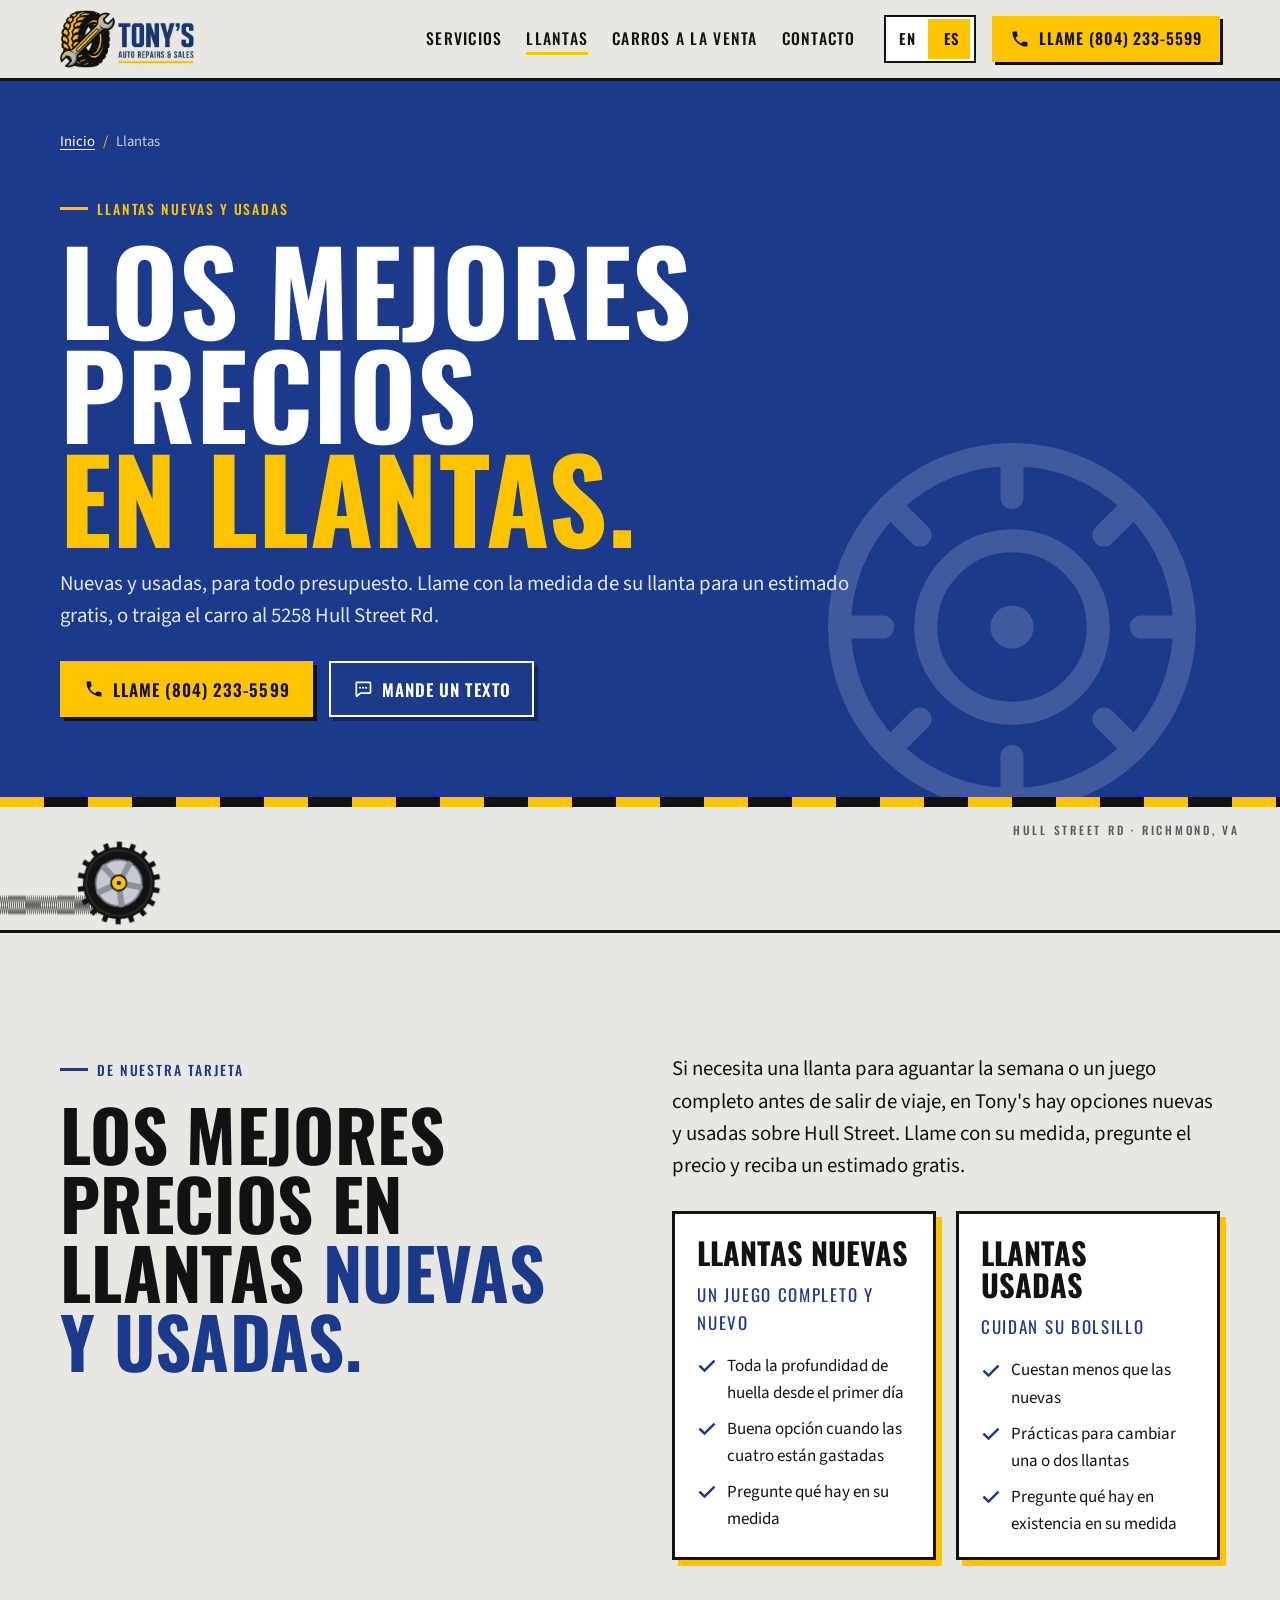
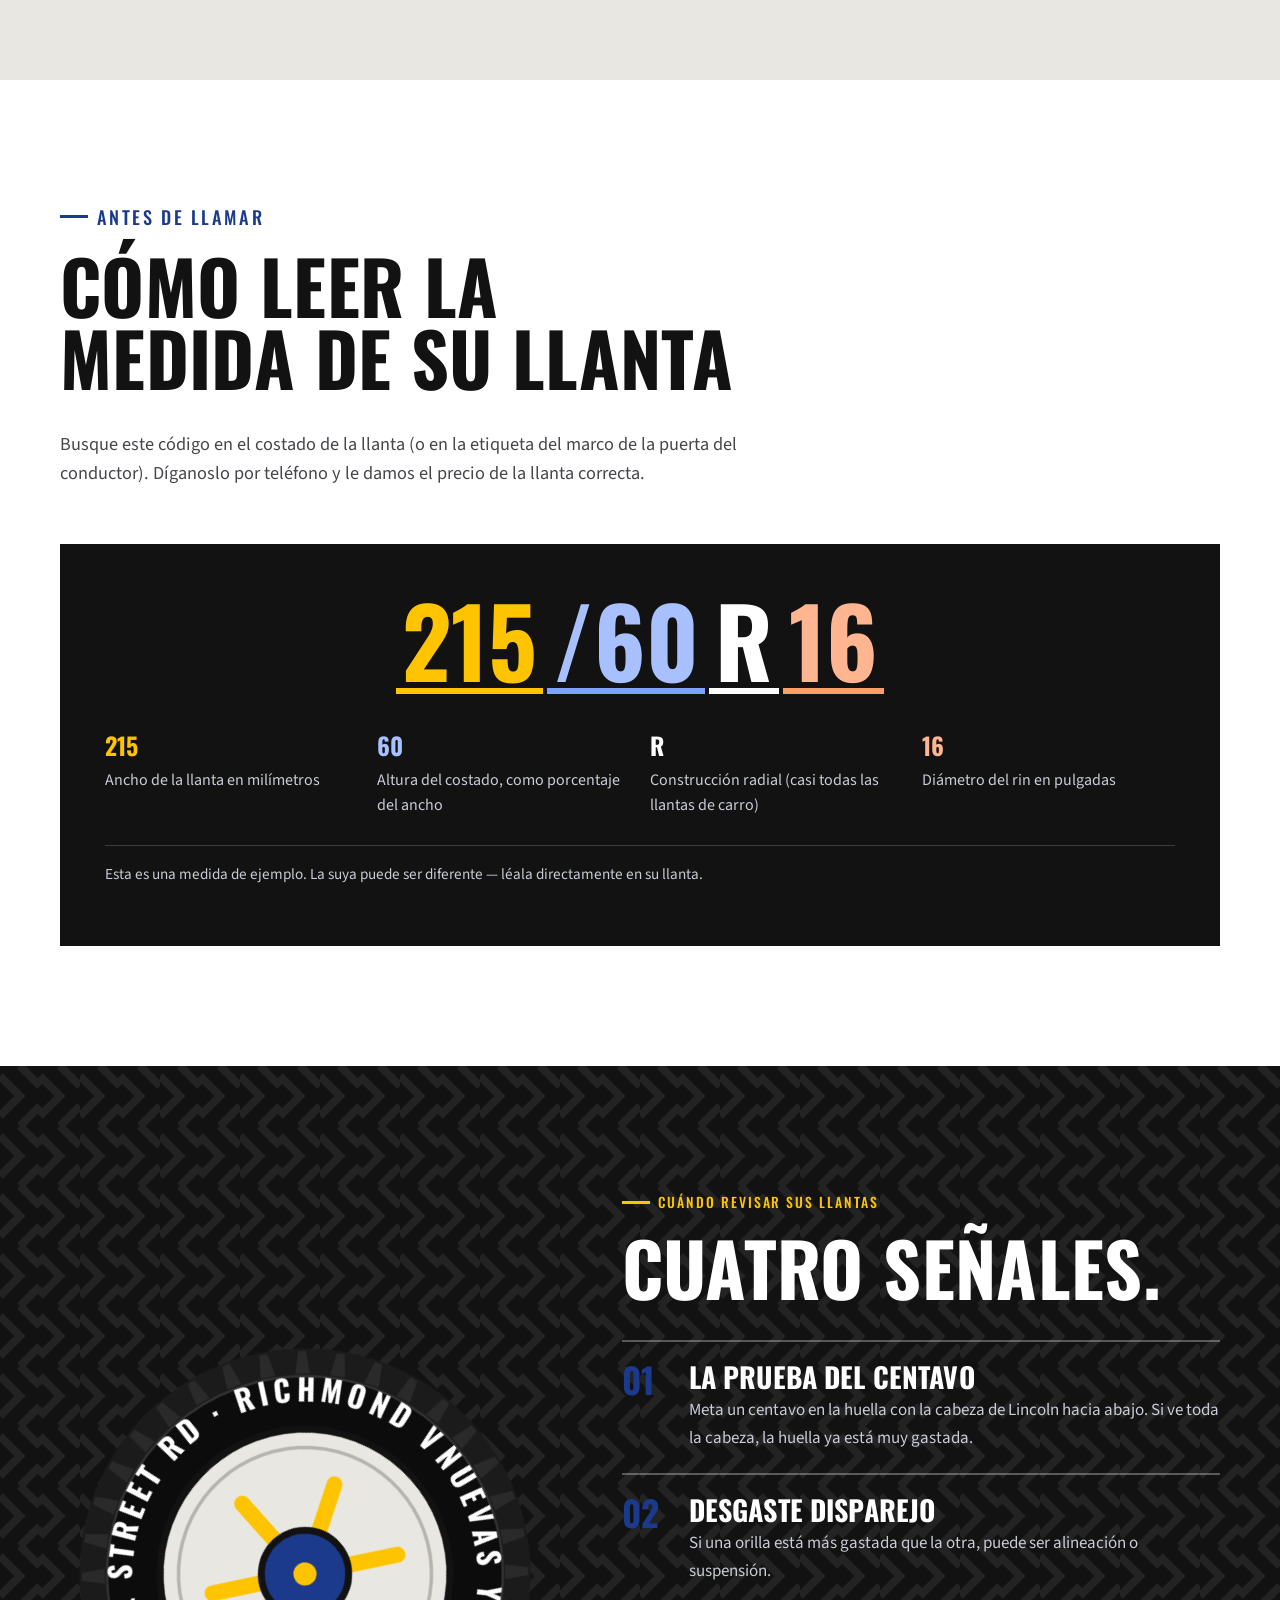
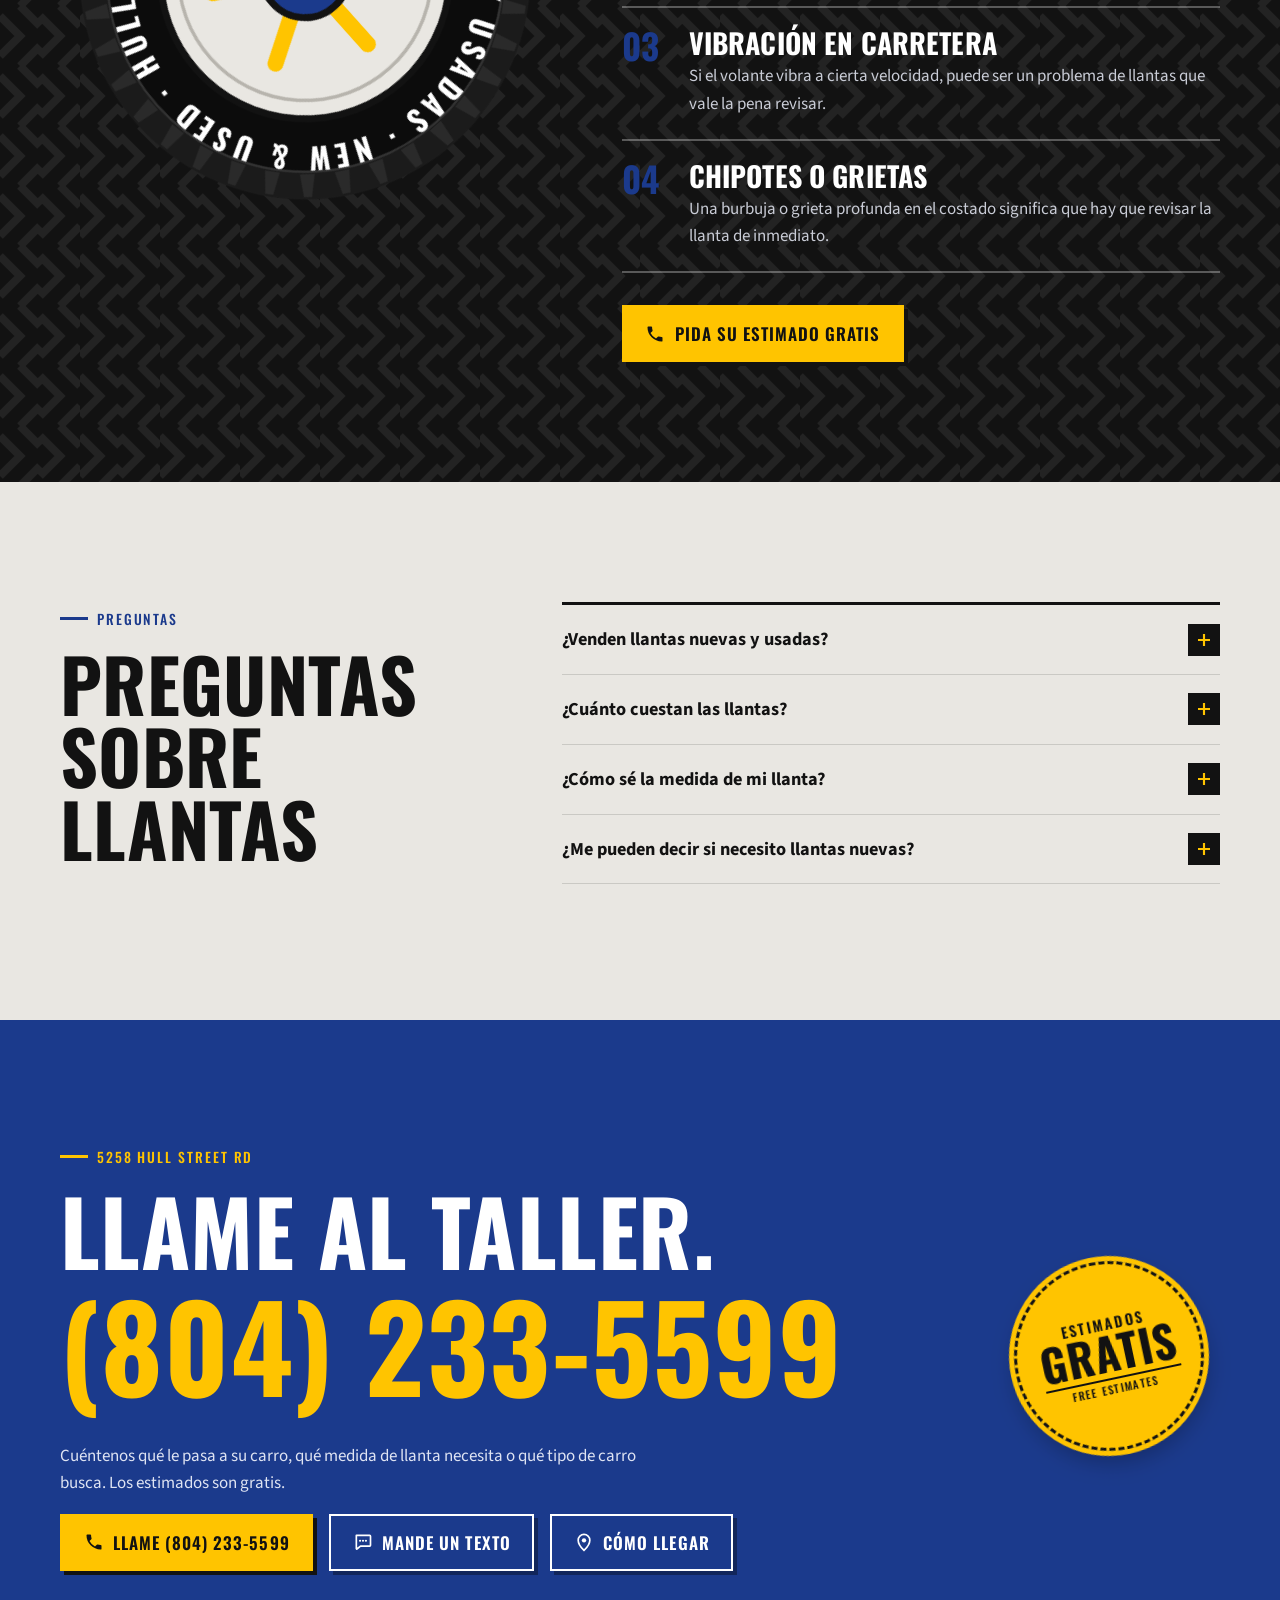
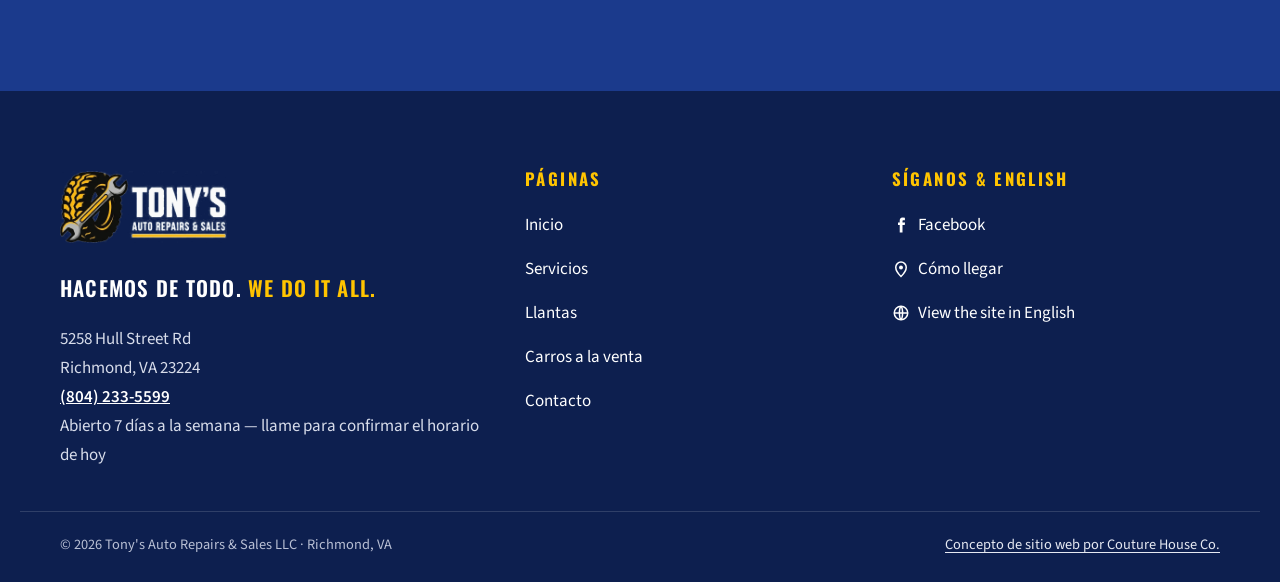
<file: es/tires.html>
<!doctype html>
<html lang="es">
<head>
<meta charset="utf-8">
<meta name="viewport" content="width=device-width, initial-scale=1, viewport-fit=cover">
<title>Llantas nuevas y usadas | Hull Street, Richmond, VA</title>
<meta name="description" content="Los mejores precios en llantas nuevas y usadas en Richmond, VA. Llame a Tony&#x27;s en Hull Street Rd con su medida para un estimado gratis.">
<link rel="canonical" href="https://tonys-auto-repairs-sales.netlify.app/es/tires.html">
<link rel="alternate" hreflang="en" href="https://tonys-auto-repairs-sales.netlify.app/tires.html">
<link rel="alternate" hreflang="es" href="https://tonys-auto-repairs-sales.netlify.app/es/tires.html">
<link rel="alternate" hreflang="x-default" href="https://tonys-auto-repairs-sales.netlify.app/tires.html">
<meta name="theme-color" content="#1B3A8C">
<meta property="og:type" content="website">
<meta property="og:site_name" content="Tony's Auto Repairs &amp; Sales">
<meta property="og:locale" content="es_US">
<meta property="og:locale:alternate" content="en_US">
<meta property="og:title" content="Llantas nuevas y usadas | Hull Street, Richmond, VA">
<meta property="og:description" content="Los mejores precios en llantas nuevas y usadas en Richmond, VA. Llame a Tony&#x27;s en Hull Street Rd con su medida para un estimado gratis.">
<meta property="og:url" content="https://tonys-auto-repairs-sales.netlify.app/es/tires.html">
<meta property="og:image" content="https://tonys-auto-repairs-sales.netlify.app/assets/img/share.jpg">
<meta property="og:image:width" content="1200">
<meta property="og:image:height" content="630">
<meta property="og:image:alt" content="Taller Tony's Auto Repairs & Sales en Hull Street Rd, Richmond, VA">
<meta name="twitter:card" content="summary_large_image">
<meta name="twitter:title" content="Llantas nuevas y usadas | Hull Street, Richmond, VA">
<meta name="twitter:description" content="Los mejores precios en llantas nuevas y usadas en Richmond, VA. Llame a Tony&#x27;s en Hull Street Rd con su medida para un estimado gratis.">
<meta name="twitter:image" content="https://tonys-auto-repairs-sales.netlify.app/assets/img/share.jpg">
<link rel="icon" href="../assets/img/favicon.svg" type="image/svg+xml">
<link rel="icon" href="../assets/img/favicon-32.png" sizes="32x32" type="image/png">
<link rel="apple-touch-icon" href="../assets/img/apple-touch-icon.png">
<link rel="manifest" href="../site.webmanifest">
<link rel="preload" href="../assets/fonts/oswald-latin-wght-normal.woff2" as="font" type="font/woff2" crossorigin>
<link rel="stylesheet" href="../assets/css/fonts.css?v=20260930b">
<link rel="stylesheet" href="../assets/css/site.css?v=20260930b">
<script>document.documentElement.classList.add('js')</script>
<script src="../assets/js/site.js" defer></script>
<script type="application/ld+json">{"@context": "https://schema.org", "@type": "AutoRepair", "@id": "https://tonys-auto-repairs-sales.netlify.app/#business", "additionalType": "https://schema.org/TireShop", "name": "Tony's Auto Repairs & Sales", "legalName": "Tony's Auto Repairs & Sales LLC", "alternateName": ["Tony's Auto Repair", "Tonys Auto Repairs Sale"], "description": "Taller mecánico de barrio en Hull Street Rd, en el Southside de Richmond, VA: mecánica general, frenos con inspección gratis, diagnóstico de la luz de check engine, llantas nuevas y usadas, suspensión e instalaciones para bajar carros, y carros usados a la venta. Estimados gratis. Inglés y español.", "url": "https://tonys-auto-repairs-sales.netlify.app/es/", "logo": "https://tonys-auto-repairs-sales.netlify.app/assets/img/tonys-logo.png", "image": ["https://tonys-auto-repairs-sales.netlify.app/assets/img/share.jpg", "https://tonys-auto-repairs-sales.netlify.app/assets/img/shop-front-blue-sky.webp", "https://tonys-auto-repairs-sales.netlify.app/assets/img/shop-bay-open-hull-street.webp"], "telephone": "+1-804-233-5599", "address": {"@type": "PostalAddress", "streetAddress": "5258 Hull Street Rd", "addressLocality": "Richmond", "addressRegion": "VA", "postalCode": "23224", "addressCountry": "US"}, "hasMap": "https://www.google.com/maps/search/?api=1&query=5258+Hull+Street+Rd%2C+Richmond%2C+VA+23224", "areaServed": [{"@type": "City", "name": "Richmond, VA"}, {"@type": "Place", "name": "Southside Richmond"}], "openingHoursSpecification": [{"@type": "OpeningHoursSpecification", "dayOfWeek": ["Monday", "Tuesday", "Wednesday", "Thursday", "Friday", "Saturday"], "opens": "08:00", "closes": "18:00"}], "foundingDate": "2010", "knowsLanguage": ["en", "es"], "sameAs": ["https://www.facebook.com/hullstreettony/"], "contactPoint": {"@type": "ContactPoint", "telephone": "+1-804-233-5599", "contactType": "customer service", "availableLanguage": ["English", "Spanish"]}, "hasOfferCatalog": {"@type": "OfferCatalog", "name": "Servicios", "itemListElement": [{"@type": "Offer", "itemOffered": {"@type": "Service", "name": "Mecánica general", "description": "Hacemos de todo: cuéntenos qué le pasa a su carro y reciba un estimado gratis."}}, {"@type": "Offer", "itemOffered": {"@type": "Service", "name": "Frenos e inspección de frenos gratis", "description": "Inspección de frenos gratis y reparación cuando la necesite."}}, {"@type": "Offer", "itemOffered": {"@type": "Service", "name": "Diagnóstico de la luz de check engine", "description": "Diagnóstico para saber por qué se prendió la luz de check engine. Pregunte por el escaneo gratis."}}, {"@type": "Offer", "itemOffered": {"@type": "Service", "name": "Llantas nuevas y usadas", "description": "Los mejores precios en llantas nuevas y usadas. Estimados gratis."}}, {"@type": "Offer", "itemOffered": {"@type": "Service", "name": "Suspensión e instalación para bajar su carro", "description": "Trabajos de suspensión e instalaciones para bajar su carro."}}, {"@type": "Offer", "itemOffered": {"@type": "Service", "name": "Carros usados a la venta", "description": "Carros usados a la venta. Llame o mande texto para saber qué hay disponible."}}]}}</script>
<script type="application/ld+json">{"@context": "https://schema.org", "@type": "BreadcrumbList", "itemListElement": [{"@type": "ListItem", "position": 1, "name": "Inicio", "item": "https://tonys-auto-repairs-sales.netlify.app/es/"}, {"@type": "ListItem", "position": 2, "name": "Llantas", "item": "https://tonys-auto-repairs-sales.netlify.app/es/tires.html"}]}</script>
<script type="application/ld+json">{"@context": "https://schema.org", "@type": "FAQPage", "mainEntity": [{"@type": "Question", "name": "¿Venden llantas nuevas y usadas?", "acceptedAnswer": {"@type": "Answer", "text": "Sí. Tony's vende llantas nuevas y usadas en Hull Street Rd, en Richmond."}}, {"@type": "Question", "name": "¿Cuánto cuestan las llantas?", "acceptedAnswer": {"@type": "Answer", "text": "El precio depende de la medida y de si las quiere nuevas o usadas. Llame al (804) 233-5599 con su medida para un estimado gratis."}}, {"@type": "Question", "name": "¿Cómo sé la medida de mi llanta?", "acceptedAnswer": {"@type": "Answer", "text": "Busque en el costado de la llanta un código como 215/60R16. También aparece en la etiqueta del marco de la puerta del conductor."}}, {"@type": "Question", "name": "¿Me pueden decir si necesito llantas nuevas?", "acceptedAnswer": {"@type": "Answer", "text": "Sí. Traiga el carro, lo revisamos y le damos un estimado gratis."}}]}</script>
</head>
<body>
<a class="skip-link" href="#main">Saltar al contenido</a>
<header class="site-header">
  <div class="wrap header-inner">
    <a class="brand" href="index.html" aria-label="Inicio de Tony's Auto Repairs & Sales"><img src="../assets/img/tonys-logo.webp" width="720" height="310" alt="Tony's Auto Repairs & Sales"></a>
    <nav aria-label="Menú principal"><ul class="nav-list"><li><a href="services.html">Servicios</a></li><li><a href="tires.html" aria-current="page">Llantas</a></li><li><a href="cars.html">Carros a la venta</a></li><li><a href="contact.html">Contacto</a></li></ul></nav>
    <div class="lang-toggle" role="group" aria-label="Idioma" data-current="es"><a href="../tires.html" hreflang="en" lang="en" aria-label="View this page in English">EN</a><span aria-current="true" lang="es">ES</span></div>
    <a class="btn header-call" href="tel:+18042335599"><svg viewBox="0 0 24 24" aria-hidden="true" focusable="false"><path d="M6.6 10.8a15.1 15.1 0 0 0 6.6 6.6l2.2-2.2a1 1 0 0 1 1-.25 11.4 11.4 0 0 0 3.6.57 1 1 0 0 1 1 1V20a1 1 0 0 1-1 1A17 17 0 0 1 3 4a1 1 0 0 1 1-1h3.5a1 1 0 0 1 1 1c0 1.25.2 2.45.57 3.6a1 1 0 0 1-.25 1z" fill="currentColor"/></svg>Llame (804) 233-5599</a>
    <button class="menu-btn" type="button" aria-expanded="false" aria-controls="mobile-nav" aria-label="Abrir menú" data-label-open="Abrir menú" data-label-close="Cerrar menú"><svg class="i-open" viewBox="0 0 24 24" aria-hidden="true" focusable="false"><path d="M3 6h18M3 12h18M3 18h18" stroke="currentColor" stroke-width="2.4"/></svg><svg class="i-close" viewBox="0 0 24 24" aria-hidden="true" focusable="false"><path d="M5 5l14 14M19 5L5 19" stroke="currentColor" stroke-width="2.4"/></svg></button>
  </div>
</header>
<div class="mobile-nav" id="mobile-nav" hidden>
  <nav aria-label="Menú principal"><ul><li><a href="index.html">Inicio<svg viewBox="0 0 24 24" aria-hidden="true" focusable="false"><path d="M4 12h15M13 6l6 6-6 6" fill="none" stroke="currentColor" stroke-width="2.4" stroke-linecap="square"/></svg></a></li><li><a href="services.html">Servicios<svg viewBox="0 0 24 24" aria-hidden="true" focusable="false"><path d="M4 12h15M13 6l6 6-6 6" fill="none" stroke="currentColor" stroke-width="2.4" stroke-linecap="square"/></svg></a></li><li><a href="tires.html" aria-current="page">Llantas<svg viewBox="0 0 24 24" aria-hidden="true" focusable="false"><path d="M4 12h15M13 6l6 6-6 6" fill="none" stroke="currentColor" stroke-width="2.4" stroke-linecap="square"/></svg></a></li><li><a href="cars.html">Carros a la venta<svg viewBox="0 0 24 24" aria-hidden="true" focusable="false"><path d="M4 12h15M13 6l6 6-6 6" fill="none" stroke="currentColor" stroke-width="2.4" stroke-linecap="square"/></svg></a></li><li><a href="contact.html">Contacto<svg viewBox="0 0 24 24" aria-hidden="true" focusable="false"><path d="M4 12h15M13 6l6 6-6 6" fill="none" stroke="currentColor" stroke-width="2.4" stroke-linecap="square"/></svg></a></li></ul></nav>
  <a class="btn" href="tel:+18042335599"><svg viewBox="0 0 24 24" aria-hidden="true" focusable="false"><path d="M6.6 10.8a15.1 15.1 0 0 0 6.6 6.6l2.2-2.2a1 1 0 0 1 1-.25 11.4 11.4 0 0 0 3.6.57 1 1 0 0 1 1 1V20a1 1 0 0 1-1 1A17 17 0 0 1 3 4a1 1 0 0 1 1-1h3.5a1 1 0 0 1 1 1c0 1.25.2 2.45.57 3.6a1 1 0 0 1-.25 1z" fill="currentColor"/></svg>Llame (804) 233-5599</a>
  <p class="mn-meta">5258 Hull Street Rd, Richmond, VA 23224<br>Abierto 7 días a la semana &mdash; llame para confirmar el horario de hoy</p>
</div>
<main id="main">
<section class="page-hero">
  <svg class="ph-art" viewBox="0 0 64 64" aria-hidden="true" focusable="false"><circle fill="none" stroke="currentColor" stroke-width="3.2" stroke-linejoin="round" stroke-linecap="round" cx="32" cy="32" r="24"/><circle fill="none" stroke="currentColor" stroke-width="3.2" stroke-linejoin="round" stroke-linecap="round" cx="32" cy="32" r="12"/><circle cx="32" cy="32" r="3" fill="currentColor"/><path fill="none" stroke="currentColor" stroke-width="3.2" stroke-linejoin="round" stroke-linecap="round" d="M32 8v6M32 50v6M8 32h6M50 32h6M15 15l4.2 4.2M44.8 44.8L49 49M49 15l-4.2 4.2M19.2 44.8L15 49"/></svg>
  <div class="wrap page-hero-inner">
    <nav class="crumbs" aria-label="Ruta de navegación"><ol><li><a href="index.html">Inicio</a></li><li aria-current="page">Llantas</li></ol></nav>
    <p class="eyebrow">Llantas nuevas y usadas</p>
    <h1>Los mejores precios <span class="hl">en llantas.</span></h1>
    <p class="lead">Nuevas y usadas, para todo presupuesto. Llame con la medida de su llanta para un estimado gratis, o traiga el carro al 5258 Hull Street Rd.</p>
    <div class="btn-row"><a class="btn" href="tel:+18042335599"><svg viewBox="0 0 24 24" aria-hidden="true" focusable="false"><path d="M6.6 10.8a15.1 15.1 0 0 0 6.6 6.6l2.2-2.2a1 1 0 0 1 1-.25 11.4 11.4 0 0 0 3.6.57 1 1 0 0 1 1 1V20a1 1 0 0 1-1 1A17 17 0 0 1 3 4a1 1 0 0 1 1-1h3.5a1 1 0 0 1 1 1c0 1.25.2 2.45.57 3.6a1 1 0 0 1-.25 1z" fill="currentColor"/></svg>Llame (804) 233-5599</a><a class="btn btn--ghost-light" href="sms:+18042335599"><svg viewBox="0 0 24 24" aria-hidden="true" focusable="false"><path d="M4 4h16a1 1 0 0 1 1 1v11a1 1 0 0 1-1 1H9l-4.3 3.4A.5.5 0 0 1 4 20V5a1 1 0 0 1 0 0z" fill="none" stroke="currentColor" stroke-width="2" stroke-linejoin="round"/><circle cx="8.5" cy="10.5" r="1.3" fill="currentColor"/><circle cx="12" cy="10.5" r="1.3" fill="currentColor"/><circle cx="15.5" cy="10.5" r="1.3" fill="currentColor"/></svg>Mande un texto</a></div>
  </div>
</section>
<div class="road" aria-hidden="true"><span class="road-label">Hull Street Rd &middot; Richmond, VA</span><div class="tread"></div><div class="tire"><svg viewBox="0 0 100 100" aria-hidden="true" focusable="false"><rect x="47" y="2" width="6" height="9" fill="#121212" transform="rotate(0 50 50)"/><rect x="47" y="2" width="6" height="9" fill="#121212" transform="rotate(20 50 50)"/><rect x="47" y="2" width="6" height="9" fill="#121212" transform="rotate(40 50 50)"/><rect x="47" y="2" width="6" height="9" fill="#121212" transform="rotate(60 50 50)"/><rect x="47" y="2" width="6" height="9" fill="#121212" transform="rotate(80 50 50)"/><rect x="47" y="2" width="6" height="9" fill="#121212" transform="rotate(100 50 50)"/><rect x="47" y="2" width="6" height="9" fill="#121212" transform="rotate(120 50 50)"/><rect x="47" y="2" width="6" height="9" fill="#121212" transform="rotate(140 50 50)"/><rect x="47" y="2" width="6" height="9" fill="#121212" transform="rotate(160 50 50)"/><rect x="47" y="2" width="6" height="9" fill="#121212" transform="rotate(180 50 50)"/><rect x="47" y="2" width="6" height="9" fill="#121212" transform="rotate(200 50 50)"/><rect x="47" y="2" width="6" height="9" fill="#121212" transform="rotate(220 50 50)"/><rect x="47" y="2" width="6" height="9" fill="#121212" transform="rotate(240 50 50)"/><rect x="47" y="2" width="6" height="9" fill="#121212" transform="rotate(260 50 50)"/><rect x="47" y="2" width="6" height="9" fill="#121212" transform="rotate(280 50 50)"/><rect x="47" y="2" width="6" height="9" fill="#121212" transform="rotate(300 50 50)"/><rect x="47" y="2" width="6" height="9" fill="#121212" transform="rotate(320 50 50)"/><rect x="47" y="2" width="6" height="9" fill="#121212" transform="rotate(340 50 50)"/><circle cx="50" cy="50" r="42" fill="#121212"/><circle cx="50" cy="50" r="38" fill="none" stroke="#2c2c2c" stroke-width="2"/><circle cx="50" cy="50" r="27" fill="#c7cad1"/><circle cx="50" cy="50" r="27" fill="none" stroke="#6b707b" stroke-width="2"/><path d="M50 50 L50 25" stroke="#8c919c" stroke-width="7" stroke-linecap="round" transform="rotate(0 50 50)"/><path d="M50 50 L50 25" stroke="#8c919c" stroke-width="7" stroke-linecap="round" transform="rotate(72 50 50)"/><path d="M50 50 L50 25" stroke="#8c919c" stroke-width="7" stroke-linecap="round" transform="rotate(144 50 50)"/><path d="M50 50 L50 25" stroke="#8c919c" stroke-width="7" stroke-linecap="round" transform="rotate(216 50 50)"/><path d="M50 50 L50 25" stroke="#8c919c" stroke-width="7" stroke-linecap="round" transform="rotate(288 50 50)"/><circle cx="50" cy="50" r="9" fill="#FFC400" stroke="#121212" stroke-width="2"/><circle cx="50" cy="50" r="2.5" fill="#121212"/></svg></div></div>
<section class="section" aria-labelledby="intro-h">
  <div class="wrap two-col">
    <div class="reveal">
      <p class="eyebrow blue">De nuestra tarjeta</p>
      <h2 id="intro-h" class="big-type" lang="es">Los mejores precios en llantas <span class="hl">nuevas y usadas.</span></h2>
      
    </div>
    <div class="reveal reveal-d1">
      <p class="lead">Si necesita una llanta para aguantar la semana o un juego completo antes de salir de viaje, en Tony's hay opciones nuevas y usadas sobre Hull Street. Llame con su medida, pregunte el precio y reciba un estimado gratis.</p>
      <div class="two-col" style="gap:1.2rem;margin-top:1.8rem"><div class="panel reveal"><h3 style="font-size:1.9rem;letter-spacing:0">Llantas nuevas</h3><p class="tag" style="font-family:var(--display);text-transform:uppercase;letter-spacing:.1em;color:var(--blue)">Un juego completo y nuevo</p><ul><li><svg viewBox="0 0 24 24" aria-hidden="true" focusable="false"><path d="M4 12.5l5 5L20 6.5" fill="none" stroke="currentColor" stroke-width="3" stroke-linecap="square"/></svg><span>Toda la profundidad de huella desde el primer día</span></li><li><svg viewBox="0 0 24 24" aria-hidden="true" focusable="false"><path d="M4 12.5l5 5L20 6.5" fill="none" stroke="currentColor" stroke-width="3" stroke-linecap="square"/></svg><span>Buena opción cuando las cuatro están gastadas</span></li><li><svg viewBox="0 0 24 24" aria-hidden="true" focusable="false"><path d="M4 12.5l5 5L20 6.5" fill="none" stroke="currentColor" stroke-width="3" stroke-linecap="square"/></svg><span>Pregunte qué hay en su medida</span></li></ul></div><div class="panel reveal"><h3 style="font-size:1.9rem;letter-spacing:0">Llantas usadas</h3><p class="tag" style="font-family:var(--display);text-transform:uppercase;letter-spacing:.1em;color:var(--blue)">Cuidan su bolsillo</p><ul><li><svg viewBox="0 0 24 24" aria-hidden="true" focusable="false"><path d="M4 12.5l5 5L20 6.5" fill="none" stroke="currentColor" stroke-width="3" stroke-linecap="square"/></svg><span>Cuestan menos que las nuevas</span></li><li><svg viewBox="0 0 24 24" aria-hidden="true" focusable="false"><path d="M4 12.5l5 5L20 6.5" fill="none" stroke="currentColor" stroke-width="3" stroke-linecap="square"/></svg><span>Prácticas para cambiar una o dos llantas</span></li><li><svg viewBox="0 0 24 24" aria-hidden="true" focusable="false"><path d="M4 12.5l5 5L20 6.5" fill="none" stroke="currentColor" stroke-width="3" stroke-linecap="square"/></svg><span>Pregunte qué hay en existencia en su medida</span></li></ul></div></div>
    </div>
  </div>
</section>
<section class="section section--white" aria-labelledby="size-h">
  <div class="wrap">
    <div class="section-head reveal"><p class="eyebrow blue">Antes de llamar</p><h2 id="size-h">Cómo leer la medida de su llanta</h2><p>Busque este código en el costado de la llanta (o en la etiqueta del marco de la puerta del conductor). Díganoslo por teléfono y le damos el precio de la llanta correcta.</p></div>
    <div class="decoder reveal">
      <p class="decoder-size" aria-label="Ejemplo de medida: 215/60R16"><span class="a">215</span><span class="b">/60</span><span class="c">R</span><span class="d">16</span></p>
      <dl>
        <div><dt class="k-a">215</dt><dd>Ancho de la llanta en milímetros</dd></div>
        <div><dt class="k-b">60</dt><dd>Altura del costado, como porcentaje del ancho</dd></div>
        <div><dt class="k-c">R</dt><dd>Construcción radial (casi todas las llantas de carro)</dd></div>
        <div><dt class="k-d">16</dt><dd>Diámetro del rin en pulgadas</dd></div>
      </dl>
      <p class="decoder-note">Esta es una medida de ejemplo. La suya puede ser diferente &mdash; léala directamente en su llanta.</p>
    </div>
  </div>
</section>
<section class="section section--ink tires-block" aria-labelledby="signs-h">
  <div class="wrap tires-grid">
    <div class="sidewall reveal"><svg viewBox="0 0 400 400" role="img" aria-label="NUEVAS Y USADAS · NEW &amp; USED · HULL STREET RD · RICHMOND VA · "><defs><path id="sw-path" d="M200 200 m-150 0 a150 150 0 1 1 300 0 a150 150 0 1 1 -300 0"/></defs><circle cx="200" cy="200" r="196" fill="#1b1b1b"/><path d="M200 6 l7 0 l3 20 l-13 0z" fill="#2a2a2a" transform="rotate(0 200 200)"/><path d="M200 6 l7 0 l3 20 l-13 0z" fill="#2a2a2a" transform="rotate(10 200 200)"/><path d="M200 6 l7 0 l3 20 l-13 0z" fill="#2a2a2a" transform="rotate(20 200 200)"/><path d="M200 6 l7 0 l3 20 l-13 0z" fill="#2a2a2a" transform="rotate(30 200 200)"/><path d="M200 6 l7 0 l3 20 l-13 0z" fill="#2a2a2a" transform="rotate(40 200 200)"/><path d="M200 6 l7 0 l3 20 l-13 0z" fill="#2a2a2a" transform="rotate(50 200 200)"/><path d="M200 6 l7 0 l3 20 l-13 0z" fill="#2a2a2a" transform="rotate(60 200 200)"/><path d="M200 6 l7 0 l3 20 l-13 0z" fill="#2a2a2a" transform="rotate(70 200 200)"/><path d="M200 6 l7 0 l3 20 l-13 0z" fill="#2a2a2a" transform="rotate(80 200 200)"/><path d="M200 6 l7 0 l3 20 l-13 0z" fill="#2a2a2a" transform="rotate(90 200 200)"/><path d="M200 6 l7 0 l3 20 l-13 0z" fill="#2a2a2a" transform="rotate(100 200 200)"/><path d="M200 6 l7 0 l3 20 l-13 0z" fill="#2a2a2a" transform="rotate(110 200 200)"/><path d="M200 6 l7 0 l3 20 l-13 0z" fill="#2a2a2a" transform="rotate(120 200 200)"/><path d="M200 6 l7 0 l3 20 l-13 0z" fill="#2a2a2a" transform="rotate(130 200 200)"/><path d="M200 6 l7 0 l3 20 l-13 0z" fill="#2a2a2a" transform="rotate(140 200 200)"/><path d="M200 6 l7 0 l3 20 l-13 0z" fill="#2a2a2a" transform="rotate(150 200 200)"/><path d="M200 6 l7 0 l3 20 l-13 0z" fill="#2a2a2a" transform="rotate(160 200 200)"/><path d="M200 6 l7 0 l3 20 l-13 0z" fill="#2a2a2a" transform="rotate(170 200 200)"/><path d="M200 6 l7 0 l3 20 l-13 0z" fill="#2a2a2a" transform="rotate(180 200 200)"/><path d="M200 6 l7 0 l3 20 l-13 0z" fill="#2a2a2a" transform="rotate(190 200 200)"/><path d="M200 6 l7 0 l3 20 l-13 0z" fill="#2a2a2a" transform="rotate(200 200 200)"/><path d="M200 6 l7 0 l3 20 l-13 0z" fill="#2a2a2a" transform="rotate(210 200 200)"/><path d="M200 6 l7 0 l3 20 l-13 0z" fill="#2a2a2a" transform="rotate(220 200 200)"/><path d="M200 6 l7 0 l3 20 l-13 0z" fill="#2a2a2a" transform="rotate(230 200 200)"/><path d="M200 6 l7 0 l3 20 l-13 0z" fill="#2a2a2a" transform="rotate(240 200 200)"/><path d="M200 6 l7 0 l3 20 l-13 0z" fill="#2a2a2a" transform="rotate(250 200 200)"/><path d="M200 6 l7 0 l3 20 l-13 0z" fill="#2a2a2a" transform="rotate(260 200 200)"/><path d="M200 6 l7 0 l3 20 l-13 0z" fill="#2a2a2a" transform="rotate(270 200 200)"/><path d="M200 6 l7 0 l3 20 l-13 0z" fill="#2a2a2a" transform="rotate(280 200 200)"/><path d="M200 6 l7 0 l3 20 l-13 0z" fill="#2a2a2a" transform="rotate(290 200 200)"/><path d="M200 6 l7 0 l3 20 l-13 0z" fill="#2a2a2a" transform="rotate(300 200 200)"/><path d="M200 6 l7 0 l3 20 l-13 0z" fill="#2a2a2a" transform="rotate(310 200 200)"/><path d="M200 6 l7 0 l3 20 l-13 0z" fill="#2a2a2a" transform="rotate(320 200 200)"/><path d="M200 6 l7 0 l3 20 l-13 0z" fill="#2a2a2a" transform="rotate(330 200 200)"/><path d="M200 6 l7 0 l3 20 l-13 0z" fill="#2a2a2a" transform="rotate(340 200 200)"/><path d="M200 6 l7 0 l3 20 l-13 0z" fill="#2a2a2a" transform="rotate(350 200 200)"/><circle cx="200" cy="200" r="172" fill="#0c0c0c" stroke="#333" stroke-width="2"/><text font-family="Oswald, Arial Narrow, sans-serif" font-weight="700" font-size="26" letter-spacing="4.2" fill="#ffffff"><textPath href="#sw-path">NUEVAS Y USADAS · NEW &amp; USED · HULL STREET RD · RICHMOND VA · </textPath></text><circle cx="200" cy="200" r="126" fill="#e9e7e2" stroke="#121212" stroke-width="6"/><circle cx="200" cy="200" r="110" fill="none" stroke="#b7b4ad" stroke-width="3"/><path d="M200 200 L200 118" stroke="#FFC400" stroke-width="14" stroke-linecap="round" transform="rotate(0 200 200)"/><path d="M200 200 L200 118" stroke="#FFC400" stroke-width="14" stroke-linecap="round" transform="rotate(60 200 200)"/><path d="M200 200 L200 118" stroke="#FFC400" stroke-width="14" stroke-linecap="round" transform="rotate(120 200 200)"/><path d="M200 200 L200 118" stroke="#FFC400" stroke-width="14" stroke-linecap="round" transform="rotate(180 200 200)"/><path d="M200 200 L200 118" stroke="#FFC400" stroke-width="14" stroke-linecap="round" transform="rotate(240 200 200)"/><path d="M200 200 L200 118" stroke="#FFC400" stroke-width="14" stroke-linecap="round" transform="rotate(300 200 200)"/><circle cx="200" cy="200" r="38" fill="#1B3A8C" stroke="#121212" stroke-width="6"/><circle cx="200" cy="200" r="10" fill="#FFC400"/></svg></div>
    <div>
      <p class="eyebrow">Cuándo revisar sus llantas</p>
      <h2 id="signs-h">Cuatro señales.</h2>
      <ul class="why-list" style="margin-top:1.5rem"><li class="reveal" style="border-color:rgba(255,255,255,.3)"><h3>La prueba del centavo</h3><p style="color:var(--muted-on-dark)">Meta un centavo en la huella con la cabeza de Lincoln hacia abajo. Si ve toda la cabeza, la huella ya está muy gastada.</p></li><li class="reveal" style="border-color:rgba(255,255,255,.3)"><h3>Desgaste disparejo</h3><p style="color:var(--muted-on-dark)">Si una orilla está más gastada que la otra, puede ser alineación o suspensión.</p></li><li class="reveal" style="border-color:rgba(255,255,255,.3)"><h3>Vibración en carretera</h3><p style="color:var(--muted-on-dark)">Si el volante vibra a cierta velocidad, puede ser un problema de llantas que vale la pena revisar.</p></li><li class="reveal" style="border-color:rgba(255,255,255,.3)"><h3>Chipotes o grietas</h3><p style="color:var(--muted-on-dark)">Una burbuja o grieta profunda en el costado significa que hay que revisar la llanta de inmediato.</p></li></ul>
      <div class="btn-row" style="margin-top:2rem"><a class="btn" href="tel:+18042335599"><svg viewBox="0 0 24 24" aria-hidden="true" focusable="false"><path d="M6.6 10.8a15.1 15.1 0 0 0 6.6 6.6l2.2-2.2a1 1 0 0 1 1-.25 11.4 11.4 0 0 0 3.6.57 1 1 0 0 1 1 1V20a1 1 0 0 1-1 1A17 17 0 0 1 3 4a1 1 0 0 1 1-1h3.5a1 1 0 0 1 1 1c0 1.25.2 2.45.57 3.6a1 1 0 0 1-.25 1z" fill="currentColor"/></svg>Pida su estimado gratis</a></div>
    </div>
  </div>
</section>
<section class="section" aria-labelledby="faq-h">
  <div class="wrap facts-wrap">
    <div class="reveal"><p class="eyebrow blue">Preguntas</p><h2 id="faq-h">Preguntas sobre llantas</h2></div>
    <div class="faq"><details class="reveal"><summary>¿Venden llantas nuevas y usadas?<span class="pm"><svg viewBox="0 0 24 24" aria-hidden="true" focusable="false"><path d="M12 3v18M3 12h18" stroke="currentColor" stroke-width="3.2"/></svg></span></summary><div class="ans"><p>Sí. Tony&#x27;s vende llantas nuevas y usadas en Hull Street Rd, en Richmond.</p></div></details><details class="reveal"><summary>¿Cuánto cuestan las llantas?<span class="pm"><svg viewBox="0 0 24 24" aria-hidden="true" focusable="false"><path d="M12 3v18M3 12h18" stroke="currentColor" stroke-width="3.2"/></svg></span></summary><div class="ans"><p>El precio depende de la medida y de si las quiere nuevas o usadas. Llame al (804) 233-5599 con su medida para un estimado gratis.</p></div></details><details class="reveal"><summary>¿Cómo sé la medida de mi llanta?<span class="pm"><svg viewBox="0 0 24 24" aria-hidden="true" focusable="false"><path d="M12 3v18M3 12h18" stroke="currentColor" stroke-width="3.2"/></svg></span></summary><div class="ans"><p>Busque en el costado de la llanta un código como 215/60R16. También aparece en la etiqueta del marco de la puerta del conductor.</p></div></details><details class="reveal"><summary>¿Me pueden decir si necesito llantas nuevas?<span class="pm"><svg viewBox="0 0 24 24" aria-hidden="true" focusable="false"><path d="M12 3v18M3 12h18" stroke="currentColor" stroke-width="3.2"/></svg></span></summary><div class="ans"><p>Sí. Traiga el carro, lo revisamos y le damos un estimado gratis.</p></div></details></div>
  </div>
</section>
<section class="section section--blue cta" aria-labelledby="cta-h">
  <div class="wrap cta-inner">
    <div>
      <p class="eyebrow">5258 Hull Street Rd</p>
      <h2 id="cta-h">Llame al taller.</h2>
      <a class="big-phone" href="tel:+18042335599">(804) 233-5599</a>
      <p>Cuéntenos qué le pasa a su carro, qué medida de llanta necesita o qué tipo de carro busca. Los estimados son gratis.</p>
      <div class="btn-row">
        <a class="btn" href="tel:+18042335599"><svg viewBox="0 0 24 24" aria-hidden="true" focusable="false"><path d="M6.6 10.8a15.1 15.1 0 0 0 6.6 6.6l2.2-2.2a1 1 0 0 1 1-.25 11.4 11.4 0 0 0 3.6.57 1 1 0 0 1 1 1V20a1 1 0 0 1-1 1A17 17 0 0 1 3 4a1 1 0 0 1 1-1h3.5a1 1 0 0 1 1 1c0 1.25.2 2.45.57 3.6a1 1 0 0 1-.25 1z" fill="currentColor"/></svg>Llame (804) 233-5599</a>
        <a class="btn btn--ghost-light" href="sms:+18042335599"><svg viewBox="0 0 24 24" aria-hidden="true" focusable="false"><path d="M4 4h16a1 1 0 0 1 1 1v11a1 1 0 0 1-1 1H9l-4.3 3.4A.5.5 0 0 1 4 20V5a1 1 0 0 1 0 0z" fill="none" stroke="currentColor" stroke-width="2" stroke-linejoin="round"/><circle cx="8.5" cy="10.5" r="1.3" fill="currentColor"/><circle cx="12" cy="10.5" r="1.3" fill="currentColor"/><circle cx="15.5" cy="10.5" r="1.3" fill="currentColor"/></svg>Mande un texto</a>
        <a class="btn btn--ghost-light" href="https://www.google.com/maps/search/?api=1&query=5258+Hull+Street+Rd%2C+Richmond%2C+VA+23224" rel="noopener" target="_blank"><svg viewBox="0 0 24 24" aria-hidden="true" focusable="false"><path d="M12 22s7-6.6 7-12.2A7 7 0 0 0 5 9.8C5 15.4 12 22 12 22z" fill="none" stroke="currentColor" stroke-width="2"/><circle cx="12" cy="10" r="2.6" fill="currentColor"/></svg>Cómo llegar</a>
      </div>
    </div>
    <div class="stamp " data-stamp aria-hidden="true"><span><small>Estimados</small><b>Gratis</b><i>Free estimates</i></span></div>
  </div>
</section>
</main>
<footer class="site-footer">
  <div class="wrap foot-grid">
    <div>
      <a class="brand" href="index.html" aria-label="Inicio de Tony's Auto Repairs & Sales"><img src="../assets/img/tonys-logo-reverse.webp" width="720" height="310" alt="Tony's Auto Repairs & Sales"></a>
      <p class="foot-tag">Hacemos de todo. <span>We do it all.</span></p>
      <address>5258 Hull Street Rd<br>Richmond, VA 23224<br><a href="tel:+18042335599">(804) 233-5599</a><br>Abierto 7 días a la semana &mdash; llame para confirmar el horario de hoy</address>
    </div>
    <div>
      <h2>Páginas</h2>
      <ul><li><a href="index.html">Inicio</a></li><li><a href="services.html">Servicios</a></li><li><a href="tires.html">Llantas</a></li><li><a href="cars.html">Carros a la venta</a></li><li><a href="contact.html">Contacto</a></li></ul>
    </div>
    <div>
      <h2>Síganos &amp; English</h2>
      <ul>
        <li><a href="https://www.facebook.com/hullstreettony/" rel="noopener" target="_blank"><svg viewBox="0 0 24 24" aria-hidden="true" focusable="false"><path d="M14 8.5V6.8c0-.8.5-1 1-1h2.2V2.2L14.3 2C11 2 10.3 4.4 10.3 6v2.5H8V12h2.3v10H14V12h3l.4-3.5z" fill="currentColor"/></svg>Facebook<span class="visually-hidden"> (se abre en otra pestaña)</span></a></li>
        <li><a href="https://www.google.com/maps/search/?api=1&query=5258+Hull+Street+Rd%2C+Richmond%2C+VA+23224" rel="noopener" target="_blank"><svg viewBox="0 0 24 24" aria-hidden="true" focusable="false"><path d="M12 22s7-6.6 7-12.2A7 7 0 0 0 5 9.8C5 15.4 12 22 12 22z" fill="none" stroke="currentColor" stroke-width="2"/><circle cx="12" cy="10" r="2.6" fill="currentColor"/></svg>Cómo llegar<span class="visually-hidden"> (se abre en otra pestaña)</span></a></li>
        <li><a href="../index.html" hreflang="en" lang="en"><svg viewBox="0 0 24 24" aria-hidden="true" focusable="false"><circle cx="12" cy="12" r="9" fill="none" stroke="currentColor" stroke-width="2"/><path d="M3 12h18M12 3c2.8 3 2.8 15 0 18M12 3c-2.8 3-2.8 15 0 18" fill="none" stroke="currentColor" stroke-width="2"/></svg>View the site in English</a></li>
      </ul>
    </div>
  </div>
  <div class="wrap foot-bottom">
    <span>&copy; <span data-year>2026</span> Tony's Auto Repairs &amp; Sales LLC &middot; Richmond, VA</span>
    <a href="https://couturehouse.co" rel="noopener">Concepto de sitio web por Couture House Co.</a>
  </div>
</footer>
<nav class="action-bar" aria-label="Acciones rápidas">
  <a class="ab-call" href="tel:+18042335599" aria-label="Llame (804) 233-5599"><svg viewBox="0 0 24 24" aria-hidden="true" focusable="false"><path d="M6.6 10.8a15.1 15.1 0 0 0 6.6 6.6l2.2-2.2a1 1 0 0 1 1-.25 11.4 11.4 0 0 0 3.6.57 1 1 0 0 1 1 1V20a1 1 0 0 1-1 1A17 17 0 0 1 3 4a1 1 0 0 1 1-1h3.5a1 1 0 0 1 1 1c0 1.25.2 2.45.57 3.6a1 1 0 0 1-.25 1z" fill="currentColor"/></svg>(804) 233-5599</a>
  <a href="sms:+18042335599"><svg viewBox="0 0 24 24" aria-hidden="true" focusable="false"><path d="M4 4h16a1 1 0 0 1 1 1v11a1 1 0 0 1-1 1H9l-4.3 3.4A.5.5 0 0 1 4 20V5a1 1 0 0 1 0 0z" fill="none" stroke="currentColor" stroke-width="2" stroke-linejoin="round"/><circle cx="8.5" cy="10.5" r="1.3" fill="currentColor"/><circle cx="12" cy="10.5" r="1.3" fill="currentColor"/><circle cx="15.5" cy="10.5" r="1.3" fill="currentColor"/></svg>Texto</a>
  <a href="https://www.google.com/maps/search/?api=1&query=5258+Hull+Street+Rd%2C+Richmond%2C+VA+23224" rel="noopener" target="_blank"><svg viewBox="0 0 24 24" aria-hidden="true" focusable="false"><path d="M12 22s7-6.6 7-12.2A7 7 0 0 0 5 9.8C5 15.4 12 22 12 22z" fill="none" stroke="currentColor" stroke-width="2"/><circle cx="12" cy="10" r="2.6" fill="currentColor"/></svg>Cómo llegar</a>
</nav>
</body>
</html>
</file>
<file: assets/css/fonts.css>
/* Self-hosted fonts (Fontsource, SIL Open Font License) */
@font-face {
  font-family: "Oswald";
  font-style: normal;
  font-display: swap;
  font-weight: 200 700;
  src: url("../fonts/oswald-latin-wght-normal.woff2") format("woff2-variations"), url("../fonts/oswald-latin-wght-normal.woff2") format("woff2");
  unicode-range: U+0000-00FF, U+0131, U+0152-0153, U+02BB-02BC, U+02C6, U+02DA, U+02DC, U+0304, U+0308, U+0329, U+2000-206F, U+20AC, U+2122, U+2191, U+2193, U+2212, U+2215, U+FEFF, U+FFFD;
}
@font-face {
  font-family: "Source Sans 3";
  font-style: normal;
  font-display: swap;
  font-weight: 200 900;
  src: url("../fonts/source-sans-3-latin-wght-normal.woff2") format("woff2-variations"), url("../fonts/source-sans-3-latin-wght-normal.woff2") format("woff2");
  unicode-range: U+0000-00FF, U+0131, U+0152-0153, U+02BB-02BC, U+02C6, U+02DA, U+02DC, U+0304, U+0308, U+0329, U+2000-206F, U+20AC, U+2122, U+2191, U+2193, U+2212, U+2215, U+FEFF, U+FFFD;
}
</file>
<file: assets/css/site.css>
/* Tony's Auto Repairs & Sales — "Hull Street Garage"
   Website concept by Couture House Co. */

:root {
  --blue: #1B3A8C;
  --blue-deep: #122a68;
  --blue-ink: #0d1f4f;
  --yellow: #FFC400;
  --yellow-soft: #ffe07a;
  --ink: #121212;
  --ink-2: #1e1e1e;
  --concrete: #E9E7E2;
  --concrete-2: #dcd9d2;
  --white: #ffffff;
  --muted: #45464b;
  --muted-on-dark: #c9ccd6;
  --line: rgba(18, 18, 18, .14);
  --display: "Oswald", "Barlow Condensed", "Arial Narrow", Impact, "Helvetica Neue", sans-serif;
  --body: "Source Sans 3", "Source Sans Pro", "Segoe UI", Roboto, Helvetica, Arial, sans-serif;
  --wrap: 1240px;
  --gutter: clamp(1.1rem, 4.5vw, 2.5rem);
  --header-h: 68px;
  --ease: cubic-bezier(.2, .8, .2, 1);
  --bounce: cubic-bezier(.34, 1.56, .64, 1);
}

*, *::before, *::after { box-sizing: border-box; }
html {
  -webkit-text-size-adjust: 100%;
  text-size-adjust: 100%;
  scroll-padding-top: calc(var(--header-h) + 12px);
  /* Firefox: blue thumb on concrete track */
  scrollbar-width: thin;
  scrollbar-color: var(--blue) var(--concrete-2);
}
@media (prefers-reduced-motion: no-preference) { html { scroll-behavior: smooth; } }
body {
  margin: 0;
  background: var(--concrete);
  color: var(--ink);
  font-family: var(--body);
  font-size: 1.0625rem;
  line-height: 1.6;
  overflow-x: hidden;
}

/* Scrollbars — match Hull Street garage (ink border, blue + yellow accents) */
* {
  scrollbar-width: thin;
  scrollbar-color: var(--blue) var(--concrete-2);
}
*::-webkit-scrollbar {
  width: 12px;
  height: 12px;
}
*::-webkit-scrollbar-track {
  background: var(--concrete-2);
  box-shadow: inset 0 0 0 2px rgba(18, 18, 18, .12);
}
*::-webkit-scrollbar-thumb {
  background: linear-gradient(180deg, var(--blue) 0%, var(--blue-deep) 100%);
  border: 2px solid var(--ink);
  box-shadow: inset 0 1px 0 rgba(255, 255, 255, .15);
}
*::-webkit-scrollbar-thumb:hover {
  background: linear-gradient(180deg, var(--blue-deep) 0%, var(--blue-ink) 100%);
}
*::-webkit-scrollbar-thumb:active {
  background: var(--yellow);
}
*::-webkit-scrollbar-corner {
  background: var(--concrete-2);
}
img, svg { display: block; max-width: 100%; }
img { height: auto; }
a { color: inherit; }
p { margin: 0 0 1em; }
h1, h2, h3, h4 {
  font-family: var(--display);
  font-weight: 700;
  text-transform: uppercase;
  line-height: .98;
  letter-spacing: .005em;
  margin: 0 0 .5em;
  text-wrap: balance;
}
h2 { font-size: clamp(2.3rem, 7.4vw, 4.6rem); }
h3 { font-size: clamp(1.4rem, 3.4vw, 1.75rem); line-height: 1.05; }
strong { font-weight: 700; }
::selection { background: var(--yellow); color: var(--ink); }

:focus-visible { outline: 3px solid var(--yellow); outline-offset: 3px; box-shadow: 0 0 0 6px var(--ink); border-radius: 2px; }

.skip-link {
  position: absolute; left: 1rem; top: -100px; z-index: 200;
  background: var(--yellow); color: var(--ink); padding: .8rem 1.1rem; font-weight: 700; text-decoration: none;
}
.skip-link:focus { top: 1rem; }
.visually-hidden { position: absolute !important; width: 1px; height: 1px; padding: 0; margin: -1px; overflow: hidden; clip: rect(0 0 0 0); white-space: nowrap; border: 0; }

.wrap { width: 100%; max-width: var(--wrap); margin: 0 auto; padding-inline: var(--gutter); }

.eyebrow {
  display: inline-flex; align-items: center; gap: .55rem;
  font-family: var(--display); font-weight: 500; text-transform: uppercase; letter-spacing: .14em;
  font-size: .86rem; margin: 0 0 1.1rem;
}
.eyebrow svg { width: 18px; height: 18px; flex: none; }
.eyebrow::before { content: ""; width: 28px; height: 3px; background: currentColor; }
.eyebrow.no-rule::before { display: none; }

.lead { font-size: clamp(1.12rem, 2.4vw, 1.3rem); line-height: 1.55; max-width: 38em; }

/* ---------- Buttons ---------- */
.btn {
  --bg: var(--yellow); --fg: var(--ink); --bd: var(--yellow);
  display: inline-flex; align-items: center; justify-content: center; gap: .6rem;
  min-height: 52px; padding: .8rem 1.35rem;
  background: var(--bg); color: var(--fg); border: 2px solid var(--bd);
  font-family: var(--display); font-weight: 600; font-size: 1.06rem; letter-spacing: .06em; text-transform: uppercase;
  text-decoration: none; cursor: pointer; border-radius: 0;
  box-shadow: 4px 4px 0 var(--ink);
  transition: transform .18s var(--ease), box-shadow .18s var(--ease), background-color .18s;
}
.btn svg { width: 20px; height: 20px; flex: none; }
.btn:hover { transform: translate(-2px, -2px); box-shadow: 6px 6px 0 var(--ink); }
.btn:active { transform: translate(2px, 2px); box-shadow: 1px 1px 0 var(--ink); }
.btn--ghost-light { --bg: transparent; --fg: var(--white); --bd: var(--white); box-shadow: 4px 4px 0 rgba(0,0,0,.35); }
.btn--ghost-light:hover { --bg: rgba(255,255,255,.08); box-shadow: 6px 6px 0 rgba(0,0,0,.35); }
.btn--dark { --bg: var(--ink); --fg: var(--white); --bd: var(--ink); box-shadow: 4px 4px 0 var(--blue); }
.btn--dark:hover { box-shadow: 6px 6px 0 var(--blue); }
.btn--blue { --bg: var(--blue); --fg: var(--white); --bd: var(--blue); }
.btn--outline { --bg: transparent; --fg: var(--ink); --bd: var(--ink); box-shadow: 4px 4px 0 var(--yellow); }
.btn--outline:hover { box-shadow: 6px 6px 0 var(--yellow); }
.btn-row { display: flex; flex-wrap: wrap; gap: .9rem 1rem; }

.text-link {
  display: inline-flex; align-items: center; gap: .4rem; font-family: var(--display); font-weight: 600;
  text-transform: uppercase; letter-spacing: .08em; font-size: .95rem; text-decoration: none;
  border-bottom: 3px solid var(--yellow); padding: .35rem 0 .15rem; min-height: 44px;
}
.text-link svg { width: 16px; height: 16px; transition: transform .2s var(--ease); }
.text-link:hover svg { transform: translateX(4px); }

/* ---------- Header ---------- */
.site-header {
  position: sticky; top: 0; z-index: 100;
  background: rgba(233, 231, 226, .96);
  border-bottom: 3px solid var(--ink);
}
@supports (backdrop-filter: blur(8px)) { .site-header { background: rgba(233, 231, 226, .9); backdrop-filter: blur(8px); } }
.header-inner { display: flex; align-items: center; gap: 1rem; min-height: var(--header-h); }
.brand { display: inline-flex; align-items: center; gap: .65rem; text-decoration: none; color: var(--ink); margin-right: auto; min-height: 44px; }
.brand-mark { width: 44px; height: 44px; flex: none; }
.brand-words { display: flex; flex-direction: column; line-height: 1; }
.brand-name { font-family: var(--display); font-weight: 700; font-size: 1.55rem; letter-spacing: .02em; text-transform: uppercase; }
.brand-sub { font-family: var(--display); font-weight: 500; font-size: .64rem; letter-spacing: .12em; white-space: nowrap; text-transform: uppercase; margin-top: .22rem; color: var(--blue); }

.nav-list { display: none; list-style: none; margin: 0; padding: 0; }
.nav-list a {
  display: inline-flex; align-items: center; min-height: 44px; padding: 0 .75rem;
  font-family: var(--display); font-weight: 500; text-transform: uppercase; letter-spacing: .08em; font-size: .98rem;
  text-decoration: none; position: relative;
}
.nav-list a::after {
  content: ""; position: absolute; left: .75rem; right: .75rem; bottom: 6px; height: 3px; background: var(--yellow);
  transform: scaleX(0); transform-origin: left; transition: transform .25s var(--ease);
}
.nav-list a:hover::after, .nav-list a[aria-current="page"]::after { transform: scaleX(1); }

/* EN | ES toggle */
.lang-toggle {
  position: relative; display: inline-grid; grid-template-columns: 1fr 1fr; align-items: stretch;
  border: 2px solid var(--ink); background: var(--white); height: 48px; flex: none;
  font-family: var(--display); font-weight: 600; letter-spacing: .08em; font-size: .92rem;
}
.lang-toggle::before {
  content: ""; position: absolute; top: 2px; bottom: 2px; left: 2px; width: calc(50% - 2px);
  background: var(--yellow); transition: transform .32s var(--bounce); z-index: 0;
}
.lang-toggle[data-current="es"]::before { transform: translateX(calc(100% - 2px)); }
.lang-toggle.is-switching[data-current="en"]::before { transform: translateX(calc(100% - 2px)); }
.lang-toggle.is-switching[data-current="es"]::before { transform: translateX(0); }
.lang-toggle a, .lang-toggle span {
  position: relative; z-index: 1; display: grid; place-items: center; min-width: 44px; padding: 0 .55rem;
  text-decoration: none; color: var(--ink);
}
.lang-toggle .sep { display: none; }

.header-call { display: none; }
.menu-btn {
  display: inline-grid; place-items: center; width: 48px; height: 48px; border: 2px solid var(--ink);
  background: var(--ink); color: var(--white); cursor: pointer; padding: 0; flex: none;
}
.menu-btn svg { width: 24px; height: 24px; }
.menu-btn .i-close { display: none; }
.menu-btn[aria-expanded="true"] .i-open { display: none; }
.menu-btn[aria-expanded="true"] .i-close { display: block; }

.mobile-nav {
  position: fixed; inset: calc(var(--header-h) + 3px) 0 0 0; z-index: 99;
  background: var(--blue); color: var(--white); padding: 1.5rem var(--gutter) 7rem;
  overflow-y: auto; display: none;
}
.mobile-nav.is-open { display: block; animation: drop .28s var(--ease); }
@keyframes drop { from { opacity: 0; transform: translateY(-10px); } to { opacity: 1; transform: none; } }
.mobile-nav ul { list-style: none; margin: 0 0 2rem; padding: 0; }
.mobile-nav li + li { border-top: 1px solid rgba(255,255,255,.18); }
.mobile-nav ul a {
  display: flex; align-items: center; justify-content: space-between; min-height: 64px;
  font-family: var(--display); font-weight: 700; font-size: 2rem; text-transform: uppercase; text-decoration: none;
}
.mobile-nav ul a[aria-current="page"] { color: var(--yellow); }
.mobile-nav ul a svg { width: 22px; height: 22px; }
.mobile-nav .mn-meta { color: var(--muted-on-dark); font-size: 1rem; margin-top: 1.6rem; }
.mobile-nav .mn-meta a { color: var(--white); }
body.nav-open { overflow: hidden; }

@media (min-width: 980px) {
  :root { --header-h: 78px; }
  .nav-list { display: flex; align-items: center; }
  .menu-btn { display: none; }
  .header-call { display: inline-flex; min-height: 46px; padding: .55rem 1rem; font-size: .98rem; box-shadow: 3px 3px 0 var(--ink); }
  .mobile-nav { display: none !important; }
  .brand-mark { width: 50px; height: 50px; }
  .brand-name { font-size: 1.8rem; }
}

/* ---------- Hero (home) ---------- */
.hero {
  position: relative; overflow: hidden;
  background-color: var(--blue); color: var(--white);
  background-image: url("data:image/svg+xml,%3Csvg xmlns='http://www.w3.org/2000/svg' width='56' height='40' viewBox='0 0 56 40'%3E%3Cpath d='M0 30 L14 18 L28 30 L42 18 L56 30' fill='none' stroke='%23ffffff' stroke-opacity='.05' stroke-width='6'/%3E%3C/svg%3E");
}
.hero-inner { display: grid; gap: 2.5rem; padding-block: clamp(2.4rem, 7vw, 5.5rem) clamp(2.8rem, 6vw, 5rem); align-items: center; }
.hero .eyebrow { color: var(--yellow); }
.hero h1 {
  font-size: clamp(4.1rem, 21vw, 10.5rem); line-height: .86; letter-spacing: -.005em; margin: 0 0 1.4rem;
}
.hero h1 .hl { color: var(--yellow); display: block; }
.hero .lead { color: #e8ebf5; margin-bottom: 1.8rem; }
.hero-note { margin-top: 1.4rem; font-size: .98rem; color: var(--muted-on-dark); display: flex; align-items: center; gap: .5rem; flex-wrap: wrap; }
.hero-note a { color: var(--white); font-weight: 600; text-underline-offset: 3px; }

.hero-photo { position: relative; margin: 0 .6rem 1.2rem 0; }
.hero-photo .frame { position: relative; border: 4px solid var(--ink); box-shadow: 12px 12px 0 var(--yellow); background: var(--ink); }
.hero-photo img { width: 100%; aspect-ratio: 4 / 4.2; object-fit: cover; object-position: 50% 45%; }
.hero-photo .plate {
  position: absolute; left: -4px; right: -4px; bottom: -4px; transform: translateY(100%);
  display: flex; justify-content: space-between; align-items: center; gap: .6rem;
  background: repeating-linear-gradient(-45deg, var(--yellow) 0 16px, var(--ink) 16px 32px);
  padding: 6px;
}
.hero-photo .plate span {
  background: var(--ink); color: var(--white); padding: .35rem .7rem;
  font-family: var(--display); font-weight: 600; letter-spacing: .1em; text-transform: uppercase; font-size: .8rem;
}
@media (min-width: 760px) {
  .hero-inner { grid-template-columns: 1.1fr .9fr; gap: 2.5rem; }
  .hero h1 { font-size: clamp(4rem, 11.5vw, 10.5rem); }
  .hero-photo img { aspect-ratio: 4 / 5; }
}
@media (min-width: 900px) {
  .hero-inner { grid-template-columns: 1.15fr .85fr; gap: 3.5rem; }
  .hero-photo img { aspect-ratio: 4 / 4.6; }
}

/* Stamp sticker */
.stamp {
  position: absolute; z-index: 3; width: 132px; height: 132px; border-radius: 50%;
  display: grid; place-items: center; text-align: center;
  background: var(--yellow); color: var(--ink);
  border: 3px dashed var(--ink); outline: 5px solid var(--yellow);
  font-family: var(--display); font-weight: 700; text-transform: uppercase; line-height: .95;
  transform: rotate(-12deg);
  box-shadow: 0 10px 24px rgba(0,0,0,.28);
}
.stamp b { display: block; font-size: 2rem; letter-spacing: .02em; }
.stamp small { display: block; font-size: .78rem; letter-spacing: .16em; font-weight: 600; }
.stamp i { display: block; font-style: normal; font-size: .68rem; letter-spacing: .12em; font-weight: 500; margin-top: .3rem; border-top: 2px solid var(--ink); padding-top: .25rem; }
.hero-photo .stamp { top: -26px; right: -14px; }
@media (min-width: 900px) { .hero-photo .stamp { width: 158px; height: 158px; top: -40px; right: -40px; } .stamp b { font-size: 2.35rem; } }

.js .stamp[data-stamp] { opacity: 0; transform: scale(2.2) rotate(-32deg); }
.js .stamp[data-stamp].is-stamped { animation: stamp .6s var(--bounce) forwards; }
@keyframes stamp {
  0% { opacity: 0; transform: scale(2.2) rotate(-32deg); }
  55% { opacity: 1; transform: scale(.9) rotate(-9deg); }
  75% { transform: scale(1.05) rotate(-13deg); }
  100% { opacity: 1; transform: scale(1) rotate(-12deg); }
}

/* ---------- Road divider with rolling tire ---------- */
.road {
  position: relative; height: 112px; background: var(--concrete); overflow: hidden;
  border-bottom: 3px solid var(--ink);
}
.road::before { /* curb line */
  content: ""; position: absolute; left: 0; right: 0; top: 0; height: 10px;
  background: repeating-linear-gradient(90deg, var(--yellow) 0 44px, var(--ink) 44px 88px);
}
.road-label {
  position: absolute; right: var(--gutter); top: 20px; font-family: var(--display); font-weight: 500;
  font-size: .72rem; letter-spacing: .24em; text-transform: uppercase; color: #5a5b60;
}
.tread {
  position: absolute; left: 0; bottom: 14px; height: 22px; width: 100%;
  background-image: url("data:image/svg+xml,%3Csvg xmlns='http://www.w3.org/2000/svg' width='22' height='22' viewBox='0 0 22 22'%3E%3Cpath d='M2 2 L11 11 L2 20 M11 2 L20 11 L11 20' fill='none' stroke='%23121212' stroke-width='4.2'/%3E%3C/svg%3E");
  background-size: 22px 22px; opacity: .78;
  transform-origin: left center; transform: scaleX(var(--p, .72));
}
.tire {
  position: absolute; left: 0; bottom: 4px; width: 64px; height: 64px;
  transform: translateX(var(--tx, calc(72vw - 32px))) rotate(var(--rot, 0deg));
  will-change: transform;
}
.tire svg { width: 100%; height: 100%; }
@media (min-width: 900px) { .road { height: 136px; } .road-label { top: 24px; } .tire { width: 86px; height: 86px; transform: translateX(var(--tx, calc(72vw - 43px))) rotate(var(--rot, 0deg)); } }

/* ---------- Sections ---------- */
.section { padding-block: clamp(4rem, 10vw, 7.5rem); position: relative; }
.section--white { background: var(--white); }
.section--ink { background: var(--ink); color: var(--white); }
.section--blue { background: var(--blue); color: var(--white); }
.section--yellow { background: var(--yellow); color: var(--ink); }
.section-head { max-width: 50rem; margin-bottom: clamp(2.2rem, 5vw, 3.5rem); }
.section-head p { font-size: 1.14rem; color: var(--muted); max-width: 40em; }
.section--ink .section-head p, .section--blue .section-head p { color: var(--muted-on-dark); }
.section--ink .eyebrow { color: var(--yellow); }
.section--blue .eyebrow { color: var(--yellow); }
.eyebrow.blue { color: var(--blue); }
.h-split .es { display: block; color: var(--blue); }
.section--ink .h-split .es, .section--blue .h-split .es { color: var(--yellow); }

/* Trust strip */
.trust { background: var(--ink); color: var(--white); }
.trust ul { list-style: none; margin: 0; padding: 0; display: grid; grid-template-columns: 1fr 1fr; }
.trust li { padding: 1.6rem 1.1rem 1.5rem; border-color: rgba(255,255,255,.14); border-style: solid; border-width: 0 1px 1px 0; }
.trust li:nth-child(2n) { border-right: 0; }
.trust .big { display: flex; align-items: baseline; gap: .4rem; font-family: var(--display); font-weight: 700; font-size: clamp(2rem, 7vw, 2.9rem); line-height: 1; color: var(--yellow); text-transform: uppercase; }
.trust .big svg { width: 24px; height: 24px; align-self: center; }
.trust .small { display: block; margin-top: .45rem; font-size: .98rem; line-height: 1.35; color: #e4e5ea; }
.trust .small em { font-style: normal; color: var(--muted-on-dark); font-size: .88rem; display: block; }
@media (min-width: 900px) {
  .trust ul { grid-template-columns: repeat(4, 1fr); }
  .trust li { border-width: 0 1px 0 0; padding: 2.1rem 1.6rem; }
  .trust li:nth-child(2n) { border-right: 1px solid rgba(255,255,255,.14); }
  .trust li:last-child { border-right: 0; }
}

/* Services grid */
.svc-grid { display: grid; gap: 1.1rem; list-style: none; margin: 0; padding: 0; }
@media (min-width: 700px) { .svc-grid { grid-template-columns: 1fr 1fr; gap: 1.4rem; } }
@media (min-width: 1080px) { .svc-grid { grid-template-columns: repeat(3, 1fr); } }
.svc {
  position: relative; background: var(--white); border: 3px solid var(--ink);
  padding: 1.6rem 1.5rem 1.4rem; display: flex; flex-direction: column; min-height: 100%;
  transition: transform .22s var(--ease), box-shadow .22s var(--ease);
}
.svc:hover { transform: translate(-3px, -3px); box-shadow: 8px 8px 0 var(--yellow); }
.svc-num { font-family: var(--display); font-weight: 700; font-size: .95rem; letter-spacing: .14em; color: var(--blue); }
.svc-icon { width: 58px; height: 58px; margin: 1rem 0 1.1rem; color: var(--ink); }
.svc h3 { margin-bottom: .2rem; }
.svc .tag { font-family: var(--display); font-weight: 500; letter-spacing: .1em; text-transform: uppercase; font-size: .84rem; color: var(--blue); margin-bottom: .75rem; }
.svc p { color: var(--muted); margin-bottom: 1.1rem; }
.svc .text-link { margin-top: auto; align-self: flex-start; }
.svc-wrench { position: absolute; top: 1.1rem; right: 1.1rem; width: 40px; height: 40px; color: var(--yellow); transition: transform .8s var(--bounce), opacity .5s; }
.svc-wrench path { stroke: var(--ink); stroke-width: 1.4; }
.js .svc .svc-wrench { transform: rotate(-150deg) scale(.6); opacity: 0; }
.js .svc.is-in .svc-wrench { transform: rotate(0) scale(1); opacity: 1; }
.svc--feature { background: var(--blue); color: var(--white); }
.svc--feature p { color: #dfe4f3; }
.svc--feature .svc-num, .svc--feature .tag { color: var(--yellow); }
.svc--feature .svc-icon { color: var(--yellow); }

/* Tires section */
.tires-block { overflow: hidden; }
.tires-block::before {
  content: ""; position: absolute; inset: 0; opacity: .07; pointer-events: none;
  background-image: url("data:image/svg+xml,%3Csvg xmlns='http://www.w3.org/2000/svg' width='80' height='60' viewBox='0 0 80 60'%3E%3Cpath d='M0 10 L20 30 L0 50 M40 10 L60 30 L40 50 M20 0 L40 20 M20 60 L40 40 M60 0 L80 20 M60 60 L80 40' fill='none' stroke='%23ffffff' stroke-width='8'/%3E%3C/svg%3E");
}
.tires-grid { position: relative; display: grid; gap: 3rem; align-items: center; }
@media (min-width: 960px) { .tires-grid { grid-template-columns: .9fr 1.1fr; gap: 4.5rem; } }
.sidewall { width: min(100%, 460px); margin-inline: auto; aspect-ratio: 1; }
.sidewall svg { width: 100%; height: 100%; transform: rotate(var(--spin, 0deg)); will-change: transform; }
.card-quote { margin: 0 0 2rem; }
.card-quote blockquote { margin: 0; font-family: var(--display); font-weight: 700; text-transform: uppercase; font-size: clamp(2.1rem, 6.6vw, 3.9rem); line-height: .98; color: var(--white); }
.card-quote blockquote .q { color: var(--yellow); }
.card-quote figcaption { margin-top: 1rem; color: var(--muted-on-dark); font-size: 1.05rem; }
.card-quote figcaption span { display: block; color: var(--white); font-size: 1.2rem; font-weight: 600; margin-bottom: .2rem; }
.check-list { list-style: none; margin: 0 0 2.2rem; padding: 0; display: grid; gap: .8rem; }
.check-list li { display: flex; gap: .8rem; align-items: flex-start; font-size: 1.08rem; }
.check-list svg { width: 24px; height: 24px; flex: none; margin-top: .12rem; color: var(--yellow); }
.section--white .check-list svg, .section:not(.section--ink):not(.section--blue) .check-list svg { color: var(--blue); }

/* For-sale sign */
.cars-grid { display: grid; gap: 3rem; align-items: center; }
@media (min-width: 960px) { .cars-grid { grid-template-columns: 1.05fr .95fr; gap: 4rem; } }
.cars-grid h2 { font-size: clamp(2.6rem, 8.5vw, 5.4rem); }
.cars-grid .lead { color: #2a2a2a; }
.sale-wrap { width: min(100%, 440px); margin: 1.5rem auto 0; }
.sale-sign {
  position: relative; width: 100%; margin: 0; background: var(--white); color: var(--ink);
  border: 6px solid var(--ink); padding: 1.4rem 1.4rem 1.6rem; text-align: center;
  transform: rotate(-3deg); box-shadow: 14px 14px 0 var(--ink);
}
.sale-sign::before, .sale-sign::after { /* suction cups */
  content: ""; position: absolute; top: -20px; width: 26px; height: 26px; border-radius: 50%;
  background: radial-gradient(circle at 40% 35%, #fff 0 20%, #cfd3dc 60%, #9aa0ab 100%); border: 2px solid var(--ink);
}
.sale-sign::before { left: 18%; } .sale-sign::after { right: 18%; }
.sale-top { background: var(--ink); color: var(--yellow); font-family: var(--display); font-weight: 700; font-size: clamp(3rem, 12vw, 4.6rem); line-height: 1; padding: .35rem .5rem .45rem; letter-spacing: .03em; }
.sale-es { font-family: var(--display); font-weight: 600; font-size: 1.4rem; letter-spacing: .3em; margin: .7rem 0 .9rem; color: var(--blue); }
.sale-lines { border-top: 3px solid var(--ink); padding-top: .9rem; display: grid; gap: .55rem; text-align: left; }
.sale-lines div { display: flex; justify-content: space-between; gap: 1rem; border-bottom: 2px dashed #b9b6ae; padding-bottom: .35rem; font-family: var(--display); font-weight: 500; text-transform: uppercase; letter-spacing: .08em; font-size: .95rem; }
.sale-lines b { font-weight: 700; color: var(--blue); text-align: right; }
.sale-phone { display: block; margin-top: 1rem; font-family: var(--display); font-weight: 700; font-size: clamp(1.9rem, 7vw, 2.5rem); text-decoration: none; color: var(--ink); line-height: 1; }
.sale-phone:hover { color: var(--blue); }

/* Why + business card */
.why-grid { display: grid; gap: 3rem; }
@media (min-width: 980px) { .why-grid { grid-template-columns: 1fr 1fr; gap: 4rem; align-items: start; } }
.why-photo { position: relative; }
.why-photo img { width: 100%; border: 4px solid var(--ink); aspect-ratio: 3 / 2; object-fit: cover; }
.why-photo figcaption { font-size: .92rem; color: var(--muted); margin-top: .6rem; }
.why-grid h2 { font-size: clamp(2.3rem, 7.4vw, 3.9rem); }
.why-list { list-style: none; margin: 0; padding: 0; counter-reset: why; }
.why-list li { position: relative; padding: 1.3rem 0 1.3rem 4.2rem; border-top: 2px solid var(--ink); }
.why-list li:last-child { border-bottom: 2px solid var(--ink); }
.why-list li::before {
  counter-increment: why; content: counter(why, decimal-leading-zero);
  position: absolute; left: 0; top: 1.25rem; font-family: var(--display); font-weight: 700; font-size: 2.2rem; line-height: 1; color: var(--blue);
}
.why-list h3 { margin-bottom: .35rem; }
.why-list p { margin: 0; color: var(--muted); }

.biz-card {
  position: relative; margin: 2.4rem auto 0; max-width: 460px; background: var(--white); color: var(--blue);
  padding: 1.4rem 1.4rem 1.2rem; box-shadow: 0 1px 0 #ccc, 0 18px 40px rgba(18,18,18,.18);
  transform: rotate(2deg); font-family: var(--display); text-transform: uppercase; text-align: center;
  border: 1px solid #d8d6d0;
}
.biz-card .bc-name { font-weight: 700; font-size: clamp(1.25rem, 4.6vw, 1.6rem); letter-spacing: .01em; border-bottom: 3px solid var(--blue); padding-bottom: .35rem; margin-bottom: .6rem; }
.biz-card .bc-line { font-weight: 600; font-size: clamp(.95rem, 3.4vw, 1.1rem); line-height: 1.2; margin: .15rem 0; }
.biz-card .bc-quote { font-weight: 700; font-size: clamp(1.15rem, 4.2vw, 1.4rem); margin-top: .35rem; }
.biz-card .bc-foot { margin-top: .9rem; font-size: .88rem; font-weight: 600; letter-spacing: .03em; text-align: left; display: flex; justify-content: space-between; gap: .5rem; flex-wrap: wrap; border-top: 1px solid #dcdcdc; padding-top: .6rem; }
.biz-card .bc-foot a { text-decoration: none; }
.biz-card-cap { text-align: center; font-size: .92rem; color: var(--muted); margin-top: 1.4rem; }
.biz-card .tape { position: absolute; top: -14px; left: 50%; width: 110px; height: 26px; margin-left: -55px; background: rgba(255, 196, 0, .8); transform: rotate(-4deg); }

/* Quick facts */
.facts { display: grid; gap: 0; margin: 0; border-top: 3px solid var(--ink); }
.facts > div { display: grid; gap: .25rem; padding: 1.1rem 0; border-bottom: 1px solid var(--line); }
.facts dt { font-family: var(--display); font-weight: 600; text-transform: uppercase; letter-spacing: .12em; font-size: .86rem; color: var(--blue); }
.facts dd { margin: 0; font-size: 1.08rem; }
.facts dd a { font-weight: 600; text-underline-offset: 3px; }
@media (min-width: 760px) { .facts > div { grid-template-columns: 13rem 1fr; gap: 1.5rem; padding: 1.2rem 0; } }
.facts-wrap { display: grid; gap: 2.5rem; }
@media (min-width: 1000px) { .facts-wrap { grid-template-columns: .8fr 1.2fr; gap: 4rem; } }

/* FAQ */
.faq { border-top: 3px solid var(--ink); }
.faq details { border-bottom: 1px solid var(--line); }
.faq summary {
  list-style: none; cursor: pointer; display: flex; justify-content: space-between; align-items: center; gap: 1rem;
  padding: 1.15rem 0; min-height: 56px; font-weight: 700; font-size: 1.14rem; line-height: 1.35;
}
.faq summary::-webkit-details-marker { display: none; }
.faq summary .pm { flex: none; width: 32px; height: 32px; display: grid; place-items: center; background: var(--ink); color: var(--yellow); transition: transform .25s var(--ease), background-color .2s; }
.faq summary .pm svg { width: 16px; height: 16px; }
.faq details[open] summary .pm { transform: rotate(45deg); background: var(--blue); }
.faq .ans { padding: 0 3rem 1.3rem 0; color: var(--muted); }
.faq .ans p { margin: 0; }
.section--white .faq summary:hover { color: var(--blue); }

/* Big call CTA */
.cta { text-align: left; overflow: hidden; }
.cta-inner { position: relative; display: grid; gap: 2rem; }
.cta h2 { font-size: clamp(2.6rem, 9vw, 5.6rem); margin-bottom: .3rem; }
.cta .big-phone {
  display: inline-block; font-family: var(--display); font-weight: 700; color: var(--yellow); text-decoration: none;
  font-size: clamp(2.6rem, 11.5vw, 7.4rem); line-height: 1; letter-spacing: .01em; margin: .4rem 0 1.6rem;
  background-image: linear-gradient(var(--yellow), var(--yellow)); background-size: 0 5px; background-repeat: no-repeat; background-position: 0 100%;
  transition: background-size .35s var(--ease); padding-bottom: .12em;
}
.cta .big-phone:hover { background-size: 100% 5px; }
.cta p { color: #dfe4f3; max-width: 36em; }
.cta .stamp { position: relative; margin: 0 1rem 0 0; justify-self: end; }
@media (min-width: 900px) { .cta-inner { grid-template-columns: 1fr auto; align-items: center; } .cta .stamp { width: 190px; height: 190px; } .cta .stamp b { font-size: 2.8rem; } .cta .stamp small { font-size: .9rem; } }

/* ---------- Page hero (subpages) ---------- */
.page-hero { background: var(--blue); color: var(--white); position: relative; overflow: hidden; }
.page-hero-inner { padding-block: clamp(1.6rem, 4vw, 2.4rem) clamp(2.8rem, 7vw, 5rem); position: relative; z-index: 1; }
.page-hero h1 { font-size: clamp(3rem, 12.5vw, 7.2rem); line-height: .9; margin: 0 0 1.2rem; max-width: 14ch; }
.page-hero h1 .hl { color: var(--yellow); }
.page-hero .lead { color: #e3e7f3; margin-bottom: 1.8rem; }
.page-hero .eyebrow { color: var(--yellow); }
.page-hero .ph-art { position: absolute; right: -80px; bottom: -120px; width: 420px; height: 420px; opacity: .13; color: var(--white); pointer-events: none; }
@media (min-width: 900px) { .page-hero .ph-art { right: 3%; bottom: -60px; width: 460px; height: 460px; opacity: .16; } }
.crumbs { font-size: .92rem; margin-bottom: 1.8rem; }
.crumbs ol { list-style: none; margin: 0; padding: 0; display: flex; flex-wrap: wrap; gap: .3rem .5rem; align-items: center; }
.crumbs li { display: inline-flex; align-items: center; gap: .5rem; color: var(--muted-on-dark); }
.crumbs li + li::before { content: "/"; color: var(--yellow); }
.crumbs a { color: var(--white); text-underline-offset: 3px; display: inline-flex; align-items: center; min-height: 44px; }

/* Service detail rows */
.svc-detail { display: grid; gap: 1.6rem; padding-block: clamp(2.6rem, 6vw, 4rem); border-top: 3px solid var(--ink); }
.svc-detail:first-child { border-top: 0; padding-top: 0; }
@media (min-width: 900px) { .svc-detail { grid-template-columns: 5.5rem 1fr 1fr; gap: 2.5rem; align-items: start; } }
.svc-detail > div:first-child { display: flex; align-items: center; gap: 1rem; }
.svc-detail em, .svc em { font-style: normal; font-weight: 700; color: var(--blue); }
.check-list.lined li { border-bottom: 1px solid var(--line); padding: 0 0 .9rem; font-size: 1.15rem; }
.check-list.lined { gap: .9rem; }
@media (min-width: 900px) { .svc-detail > div:first-child { display: block; } }
.svc-detail .n { font-family: var(--display); font-weight: 700; font-size: 3.4rem; line-height: .9; color: var(--blue); }
.svc-detail .ico { width: 56px; height: 56px; }
@media (min-width: 900px) { .svc-detail .ico { width: 64px; height: 64px; margin-top: .9rem; } }
.svc-detail h2 { font-size: clamp(2rem, 5.6vw, 3.2rem); margin-bottom: .25em; }
.svc-detail .tag { font-family: var(--display); font-weight: 500; text-transform: uppercase; letter-spacing: .12em; color: var(--blue); margin-bottom: 1rem; }
.svc-detail .body p { color: var(--muted); }
.panel { background: var(--white); border: 3px solid var(--ink); padding: 1.4rem 1.4rem 1.2rem; box-shadow: 6px 6px 0 var(--yellow); }
.panel h3 { font-size: 1.2rem; letter-spacing: .06em; margin-bottom: .8rem; }
.panel ul { margin: 0; padding: 0; list-style: none; display: grid; gap: .55rem; }
.panel li { display: flex; gap: .6rem; align-items: flex-start; }
.panel li svg { width: 20px; height: 20px; flex: none; margin-top: .2rem; color: var(--blue); }
.panel .text-link { margin-top: 1rem; }

/* Steps */
.steps { list-style: none; margin: 0; padding: 0; display: grid; gap: 1.2rem; counter-reset: step; }
@media (min-width: 800px) { .steps { grid-template-columns: repeat(4, 1fr); gap: 1.4rem; } }
.steps li { position: relative; border-top: 6px solid var(--yellow); padding-top: 1.1rem; }
.steps li::before { counter-increment: step; content: counter(step); font-family: var(--display); font-weight: 700; font-size: 3.6rem; line-height: 1; color: var(--white); display: block; margin-bottom: .5rem; }
.steps h3 { font-size: 1.35rem; margin-bottom: .4rem; }
.steps p { color: var(--muted-on-dark); margin: 0; }

/* Tire size decoder */
.decoder { background: var(--ink); color: var(--white); border: 3px solid var(--ink); padding: clamp(1.4rem, 4vw, 2.6rem); }
.decoder-size { display: flex; flex-wrap: wrap; justify-content: center; gap: .15rem .3rem; font-family: var(--display); font-weight: 700; font-size: clamp(2.6rem, 12vw, 6rem); line-height: 1; margin-bottom: 2rem; }
.decoder-size span { padding: .1rem .35rem; border-bottom: 6px solid; }
.decoder-size .a { border-color: var(--yellow); color: var(--yellow); }
.decoder-size .b { border-color: #7ea2ff; color: #a9c0ff; }
.decoder-size .c { border-color: var(--white); color: var(--white); }
.decoder-size .d { border-color: #ff9c6b; color: #ffb690; }
.decoder dl { margin: 0; display: grid; gap: 1.2rem; }
@media (min-width: 760px) { .decoder dl { grid-template-columns: repeat(4, 1fr); } }
.decoder dt { font-family: var(--display); font-weight: 700; font-size: 1.5rem; }
.decoder dd { margin: .2rem 0 0; color: var(--muted-on-dark); font-size: 1rem; }
.decoder .k-a { color: var(--yellow); } .decoder .k-b { color: #a9c0ff; } .decoder .k-c { color: var(--white); } .decoder .k-d { color: #ffb690; }
.decoder-note { margin-top: 1.6rem; font-size: .95rem; color: var(--muted-on-dark); border-top: 1px solid rgba(255,255,255,.18); padding-top: 1rem; }

/* Two column text */
.two-col { display: grid; gap: 2.5rem; }
@media (min-width: 900px) { .two-col { grid-template-columns: 1fr 1fr; gap: 4rem; } }
.big-type { font-family: var(--display); font-weight: 700; text-transform: uppercase; font-size: clamp(2.2rem, 7vw, 4.4rem); line-height: .98; }
.big-type .hl { color: var(--blue); }
.section--yellow .big-type .hl { color: var(--blue); }

.photo-band img { width: 100%; aspect-ratio: 16 / 9; object-fit: cover; border: 4px solid var(--ink); }
@media (min-width: 900px) { .photo-band img { aspect-ratio: 21 / 9; } }
.photo-band figcaption { font-size: .92rem; color: var(--muted); margin-top: .6rem; }

.banner-img { border: 4px solid var(--ink); box-shadow: 8px 8px 0 var(--yellow); width: 100%; }

/* ---------- Contact ---------- */
.contact-grid { display: grid; gap: 3rem; }
@media (min-width: 980px) { .contact-grid { grid-template-columns: 1.15fr .85fr; gap: 4rem; align-items: start; } }
.form { background: var(--white); border: 3px solid var(--ink); padding: clamp(1.3rem, 4vw, 2.4rem); box-shadow: 10px 10px 0 var(--blue); }
.form h2 { font-size: clamp(2rem, 6vw, 3rem); }
.field { display: grid; gap: .4rem; margin-bottom: 1.15rem; }
.field-row { display: grid; gap: 0 1rem; }
@media (min-width: 640px) { .field-row { grid-template-columns: 1fr 1fr; } }
.field label, .field legend { font-weight: 700; font-size: 1rem; }
.field .req { color: #a3141d; font-weight: 700; }
.field .hint { font-size: .9rem; color: var(--muted); }
.field input, .field select, .field textarea {
  width: 100%; min-height: 50px; padding: .7rem .85rem; border: 2px solid var(--ink); border-radius: 0;
  background: #fbfaf8; color: var(--ink); font: inherit; font-size: 1.05rem;
}
.field select { appearance: none; background-image: url("data:image/svg+xml,%3Csvg xmlns='http://www.w3.org/2000/svg' width='14' height='9' viewBox='0 0 14 9'%3E%3Cpath d='M1 1l6 6 6-6' fill='none' stroke='%23121212' stroke-width='2.4'/%3E%3C/svg%3E"); background-repeat: no-repeat; background-position: right 1rem center; padding-right: 2.6rem; }
.field textarea { min-height: 130px; resize: vertical; }
.field input:focus, .field select:focus, .field textarea:focus { outline: 3px solid var(--yellow); outline-offset: 0; border-color: var(--blue); box-shadow: none; }
.field [aria-invalid="true"] { border-color: #a3141d; background: #fff5f5; }
.field .err { color: #a3141d; font-size: .92rem; font-weight: 600; display: none; }
.field .err.show { display: block; }
fieldset.field { border: 0; padding: 0; margin: 0 0 1.15rem; min-width: 0; }
.seg { display: inline-grid; grid-template-columns: 1fr 1fr; border: 2px solid var(--ink); margin-top: .35rem; }
.seg label { position: relative; display: grid; place-items: center; min-height: 48px; min-width: 120px; padding: 0 1rem; cursor: pointer; font-weight: 600; }
.seg input { position: absolute; opacity: 0; inset: 0; margin: 0; cursor: pointer; }
.seg label:has(input:checked) { background: var(--yellow); }
.seg label:has(input:focus-visible) { outline: 3px solid var(--blue); outline-offset: -3px; }
.hp { position: absolute; left: -9999px; width: 1px; height: 1px; overflow: hidden; }
.form-status { margin-top: 1rem; }
.success { display: none; border: 3px solid var(--ink); background: var(--yellow); padding: 1.4rem; }
.success.show { display: block; }
.success h3 { margin-bottom: .4rem; }
.success p { margin: 0; }
.form-small { font-size: .92rem; color: var(--muted); margin-top: 1rem; }

.visit-card { background: var(--ink); color: var(--white); padding: clamp(1.4rem, 4vw, 2.2rem); border: 3px solid var(--ink); }
.visit-card h2 { font-size: clamp(1.9rem, 5vw, 2.6rem); color: var(--yellow); }
.visit-card .facts { border-top-color: var(--yellow); }
.visit-card .facts > div { border-bottom-color: rgba(255,255,255,.16); grid-template-columns: 1fr; gap: .2rem; }
.visit-card .facts dt { color: var(--yellow); }
.visit-card .facts dd a { color: var(--white); }
.visit-card .btn-row { margin-top: 1.6rem; }
.map-art { margin-top: 1.8rem; background: var(--concrete); border: 3px solid var(--ink); }
.map-art svg { width: 100%; height: auto; }

/* ---------- Footer ---------- */
.site-footer { background: var(--blue-ink); color: #d7dcea; padding-top: clamp(3rem, 8vw, 5rem); }
.foot-grid { display: grid; gap: 2.4rem; padding-bottom: 2.6rem; }
@media (min-width: 760px) { .foot-grid { grid-template-columns: 1.3fr 1fr 1fr; } }
.site-footer .brand { color: var(--white); }
.site-footer .brand-sub { color: var(--yellow); }
.site-footer h2 { font-size: 1.05rem; letter-spacing: .14em; color: var(--yellow); margin-bottom: 1rem; }
.site-footer ul { list-style: none; margin: 0; padding: 0; }
.site-footer li a { display: inline-flex; align-items: center; gap: .5rem; min-height: 44px; text-decoration: none; color: var(--white); }
.site-footer li a:hover { color: var(--yellow); }
.site-footer li a svg { width: 18px; height: 18px; }
.site-footer address { font-style: normal; line-height: 1.7; margin-top: 1.2rem; }
.site-footer address a { color: var(--white); font-weight: 600; }
.foot-tag { font-family: var(--display); text-transform: uppercase; font-weight: 600; letter-spacing: .06em; color: var(--white); font-size: 1.3rem; margin-top: 1.2rem; }
.foot-tag span { color: var(--yellow); }
.foot-bottom { border-top: 1px solid rgba(255,255,255,.14); padding-block: 1.3rem 1.6rem; display: flex; flex-wrap: wrap; justify-content: space-between; gap: .6rem 1.5rem; font-size: .9rem; color: #b8bfd4; }
.foot-bottom a { color: #e6e9f2; text-underline-offset: 3px; }

/* ---------- Mobile action bar ---------- */
.action-bar {
  position: fixed; left: 0; right: 0; bottom: 0; z-index: 90;
  display: grid; grid-template-columns: 1.5fr 1fr 1fr; background: var(--ink); border-top: 3px solid var(--yellow);
  padding-bottom: env(safe-area-inset-bottom, 0);
}
.action-bar a {
  display: flex; flex-direction: column; align-items: center; justify-content: center; gap: .15rem; min-height: 62px;
  color: var(--white); text-decoration: none; font-family: var(--display); font-weight: 600; text-transform: uppercase; letter-spacing: .08em; font-size: .82rem;
}
.action-bar a + a { border-left: 1px solid rgba(255,255,255,.15); }
.action-bar a svg { width: 22px; height: 22px; }
.action-bar .ab-call { background: var(--yellow); color: var(--ink); font-size: .95rem; flex-direction: row; gap: .5rem; }
.site-footer { padding-bottom: calc(62px + env(safe-area-inset-bottom, 0px)); }
@media (min-width: 980px) { .action-bar { display: none; } .site-footer { padding-bottom: 0; } }

/* ---------- Reveal motion ---------- */
.js .reveal { opacity: 0; transform: translateY(28px); transition: opacity .7s var(--ease), transform .7s var(--ease); }
.js .reveal.is-in { opacity: 1; transform: none; }
.js .reveal-d1 { transition-delay: .08s; } .js .reveal-d2 { transition-delay: .16s; } .js .reveal-d3 { transition-delay: .24s; }

@supports (animation-timeline: view()) {
  @media (prefers-reduced-motion: no-preference) {
    .js .slide-x { animation: slideX linear both; animation-timeline: view(); animation-range: entry 0% cover 40%; }
    @keyframes slideX { from { transform: translateX(-6%); opacity: .4; } to { transform: none; opacity: 1; } }
  }
}

/* 404 */
.nf { min-height: 70vh; display: grid; align-items: center; }
.nf .code { font-family: var(--display); font-weight: 700; font-size: clamp(6rem, 30vw, 14rem); line-height: .8; color: var(--yellow); }

/* Reduced motion: everything settles, nothing moves */
@media (prefers-reduced-motion: reduce) {
  *, *::before, *::after { animation-duration: .001ms !important; animation-iteration-count: 1 !important; transition-duration: .001ms !important; }
  .js .reveal, .js .svc .svc-wrench, .js .stamp[data-stamp] { opacity: 1 !important; transform: none !important; }
  .js .stamp[data-stamp] { transform: rotate(-12deg) !important; }
}

@media print {
  .site-header, .action-bar, .road, .mobile-nav { display: none !important; }
  body { background: #fff; padding: 0; }
}

/* logo */
.brand img{height:50px;width:auto;display:block}
@media (min-width:900px){.brand img{height:58px}}
.site-footer .brand img{height:72px}

/* Fix (30 Sep 2026): stable scrolling on phones. The page can only move up and down; sideways panning is off.
   Only the viewport (html) clips sideways overflow; body is left unclipped so iPhone Safari keeps drawing the whole page. */
html { overflow-x: hidden; touch-action: pan-y pinch-zoom; }
body { overflow-x: visible !important; }
</file>
